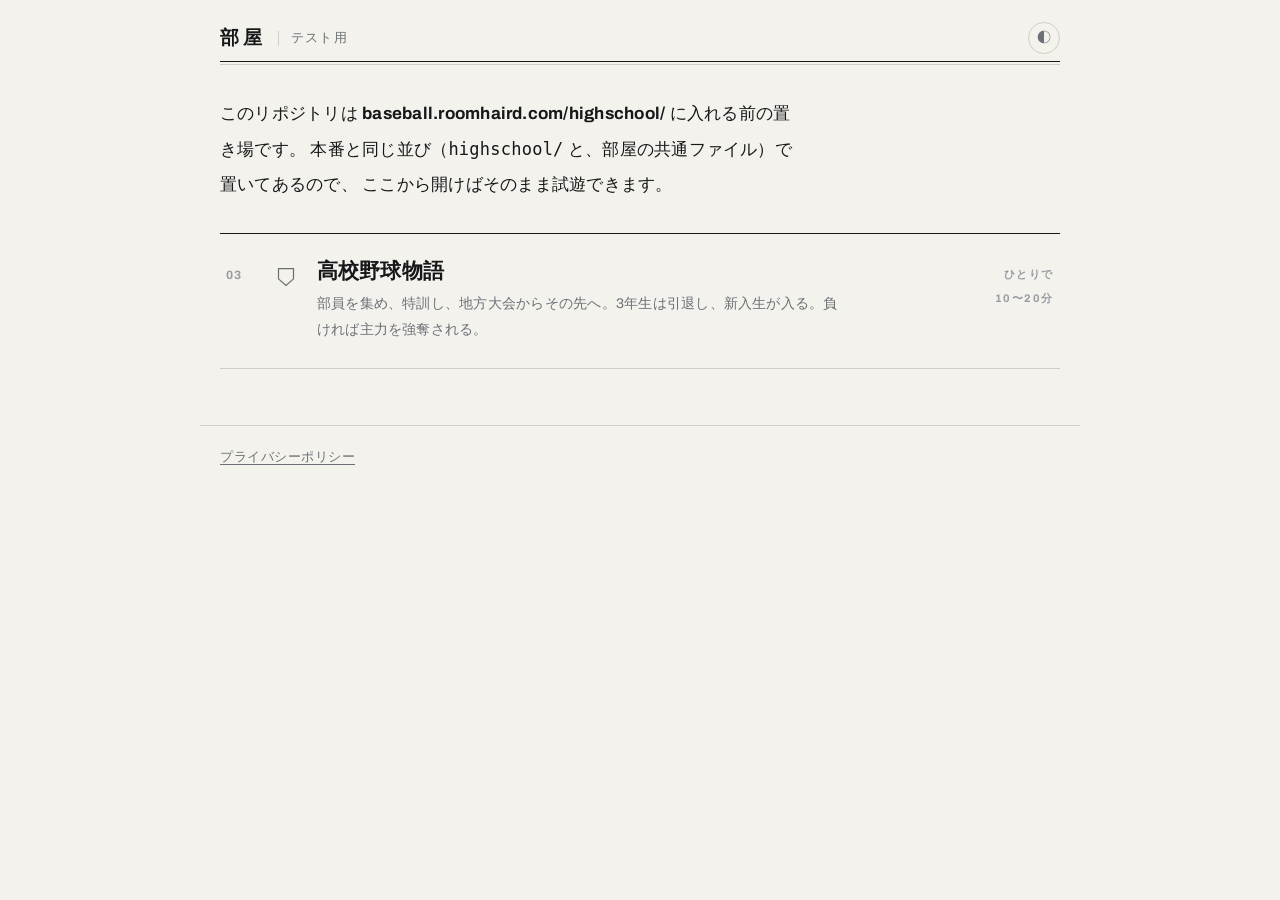
<file: index.html>
<!DOCTYPE html>
<html lang="ja">
<head>
<meta charset="UTF-8">
<meta name="viewport" content="width=device-width, initial-scale=1">
<title>高校野球物語（テスト用）</title>
<meta name="robots" content="noindex">
<link rel="stylesheet" href="css/style.css">
<link rel="icon" href="data:image/svg+xml,<svg xmlns='http://www.w3.org/2000/svg' viewBox='0 0 16 16'><text y='13' font-size='13'>⚾</text></svg>">
</head>
<body>

<header class="site-header">
  <h1 class="site-title"><a href="./">部屋</a><span class="site-sub">テスト用</span></h1>
  <button id="theme-toggle" class="icon-btn" type="button" aria-label="配色を切り替える">◐</button>
</header>

<main id="app">
  <p class="lead lead--room">
    このリポジトリは <b>baseball.roomhaird.com/highschool/</b> に入れる前の置き場です。
    本番と同じ並び（<code>highschool/</code> と、部屋の共通ファイル）で置いてあるので、
    ここから開けばそのまま試遊できます。
  </p>

  <ol class="index">
    <li class="index__item">
      <a class="index__link" href="highschool/">
        <span class="index__no">03</span>
        <span class="index__mark" aria-hidden="true">
          <!-- 本塁ベース。小さく出しても形が残るように、線は太めに -->
          <svg viewBox="0 0 32 32" fill="none" stroke="currentColor"
               stroke-width="1.3" stroke-linejoin="round">
            <path d="M8 7h16v11l-8 7-8-7Z"/>
          </svg>
        </span>
        <span class="index__name">高校野球物語</span>
        <span class="index__desc">部員を集め、特訓し、地方大会からその先へ。3年生は引退し、新入生が入る。負ければ主力を強奪される。</span>
        <span class="index__meta">ひとりで<i>／</i>10〜20分</span>
      </a>
    </li>
  </ol>
</main>

<footer class="site-footer">
  <nav class="footer-nav">
    <a href="privacy.html">プライバシーポリシー</a>
  </nav>
</footer>

<script src="js/theme.js"></script>
</body>
</html>
</file>
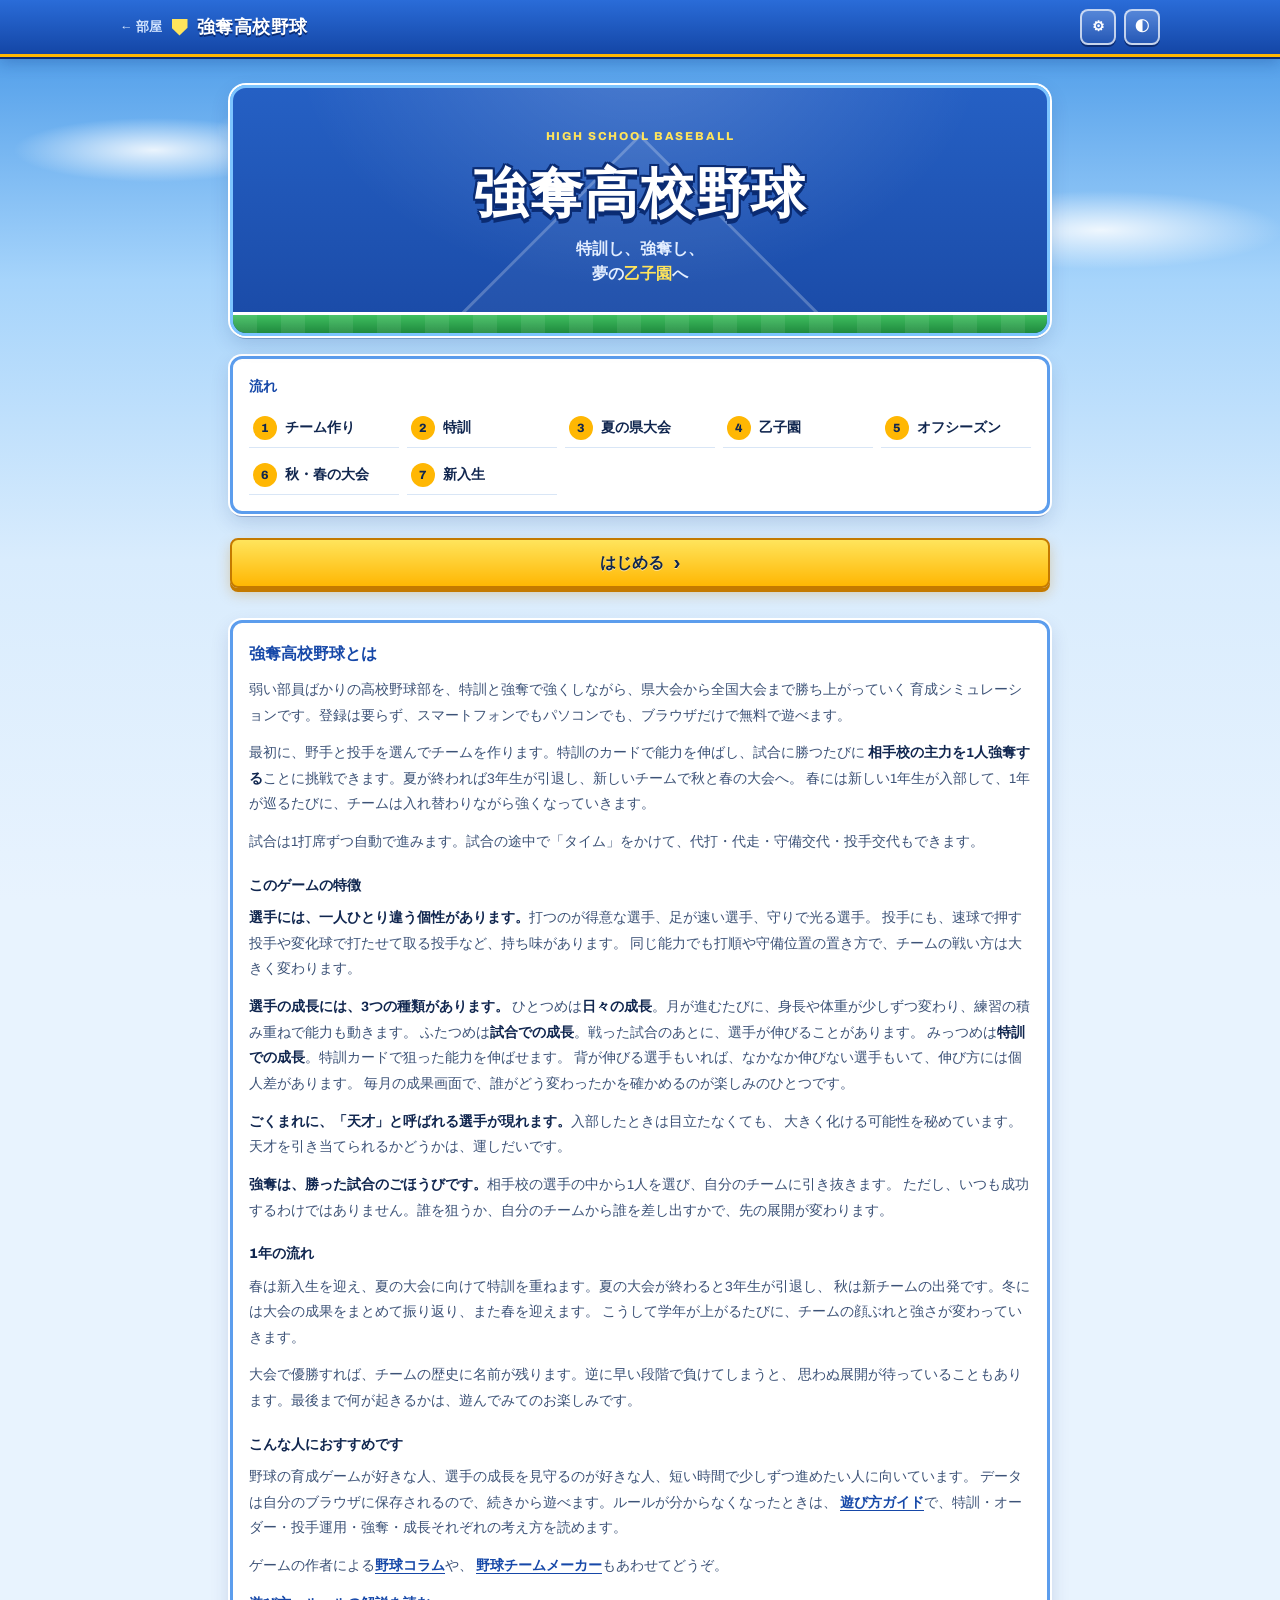
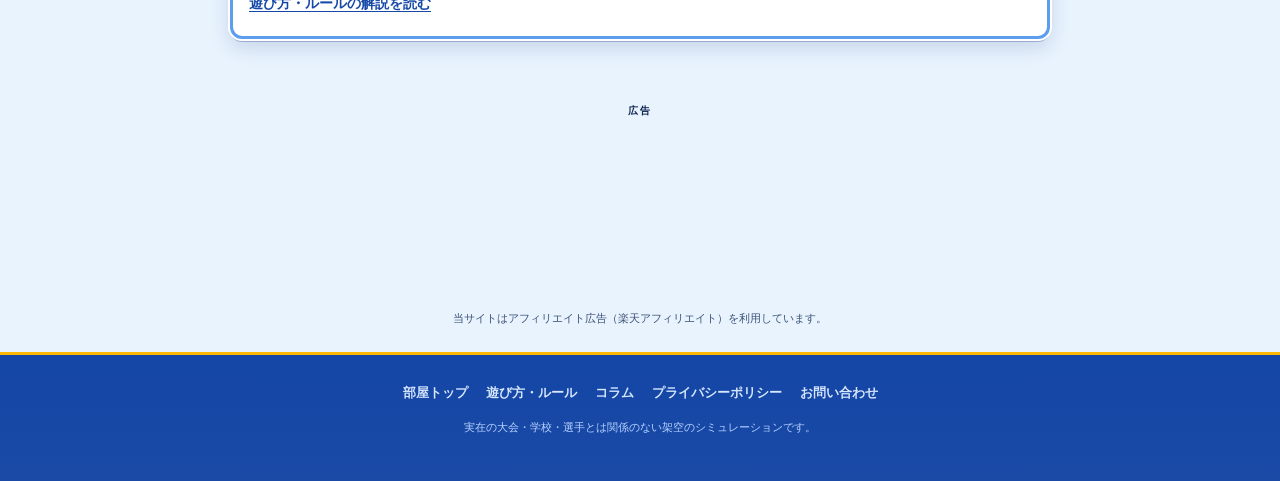
<file: highschool/index.html>
<!DOCTYPE html>
<html lang="ja">
<head>
  <meta charset="UTF-8">
  <meta name="viewport" content="width=device-width, initial-scale=1.0, viewport-fit=cover">
  <title>強奪高校野球｜高校野球の育成シミュレーションゲーム【無料・ブラウザで遊べる】</title>
  <meta name="description" content="強奪高校野球は、部員を集めて特訓し、県大会から全国大会までを勝ち上がる高校野球の育成シミュレーションゲーム。勝てば相手校の主力を1人強奪できる。3年生の引退と新入生の入部、秋・春の大会も。スマホ・PCのブラウザで、無料・登録なしで遊べます。">
  <meta name="robots" content="index,follow,max-image-preview:large">
  <link rel="canonical" href="https://roomhaird.com/highschool/">

  <meta property="og:type" content="website">
  <meta property="og:site_name" content="部屋">
  <meta property="og:locale" content="ja_JP">
  <meta property="og:title" content="強奪高校野球｜高校野球の育成シミュレーション">
  <meta property="og:description" content="特訓し、強奪し、県大会から全国大会までを勝ち上がる。無料・登録なし、ブラウザで遊べます。">
  <meta property="og:url" content="https://roomhaird.com/highschool/">
  <meta property="og:image" content="https://roomhaird.com/highschool/ogp-v4.png">
  <meta property="og:image:width" content="1200">
  <meta property="og:image:height" content="630">
  <meta name="twitter:card" content="summary_large_image">
  <meta name="twitter:title" content="強奪高校野球｜高校野球の育成シミュレーション">
  <meta name="twitter:description" content="特訓し、強奪し、県大会から全国大会までを勝ち上がる。無料・登録なし。">
  <meta name="twitter:image" content="https://roomhaird.com/highschool/ogp-v4.png">

  <!-- 検索エンジン向けの構造化データ -->
  <script type="application/ld+json">
  {
    "@context": "https://schema.org",
    "@type": "VideoGame",
    "name": "強奪高校野球",
    "alternateName": "Kyoudatsu Koukou Yakyuu",
    "url": "https://roomhaird.com/highschool/",
    "image": "https://roomhaird.com/highschool/ogp-v4.png",
    "description": "部員を集めて特訓し、県大会から全国大会までを勝ち上がる高校野球の育成シミュレーションゲーム。勝てば相手校の主力を1人強奪できる。",
    "inLanguage": "ja",
    "genre": ["シミュレーション", "スポーツ", "育成"],
    "gamePlatform": "Web browser",
    "applicationCategory": "Game",
    "operatingSystem": "Any",
    "playMode": "SinglePlayer",
    "isAccessibleForFree": true,
    "offers": { "@type": "Offer", "price": "0", "priceCurrency": "JPY" },
    "isPartOf": { "@type": "WebSite", "name": "部屋", "url": "https://roomhaird.com/" }
  }
  </script>

  <!-- 配色を、描かれる前に当てておく（一瞬だけ違う色になるのを防ぐ） -->
  <script>
  (function () {
    try {
      var k = localStorage.getItem('npbquiz.theme');
      document.documentElement.dataset.theme =
        k || (window.matchMedia('(prefers-color-scheme: dark)').matches ? 'dark' : 'light');
    } catch (e) {}
  })();
  </script>
  <link rel="stylesheet" href="css/style.css">
  <link rel="icon" href="data:image/svg+xml,<svg xmlns='http://www.w3.org/2000/svg' viewBox='0 0 16 16'><text y='13' font-size='13'>⚾</text></svg>">
<script async src="https://pagead2.googlesyndication.com/pagead/js/adsbygoogle.js?client=ca-pub-1646091398696967"
     crossorigin="anonymous"></script>
</head>
<body>

<header class="appbar">
  <a class="appbar__home" href="../">← 部屋</a>
  <button type="button" class="appbar__title" id="btn-home">強奪高校野球</button>
  <div class="appmenuwrap">
    <button type="button" class="appbar__icon" id="btn-menu" aria-haspopup="menu" aria-expanded="false" aria-label="設定とinfo">⚙</button>
    <div class="appmenu" id="appmenu" role="menu" hidden>
      <button type="button" role="menuitem" id="menu-settings">設定</button>
      <button type="button" role="menuitem" id="menu-info">info</button>
    </div>
  </div>
  <button type="button" class="appbar__icon" id="theme-toggle" aria-label="配色を切り替える">◐</button>
</header>


<div class="clockbadge" id="clockbadge" hidden aria-label="いまの月"></div>
<main id="app">

  <!-- ============ トップ ============ -->
  <section class="screen is-active" id="screen-top">
    <div class="container">
      <header class="hero">
        <p class="hero__eyebrow">HIGH SCHOOL BASEBALL</p>
        <h1 class="hero__title">強奪高校野球</h1>
        <!-- 大会の名前は設定で変えられる。data-national の付いた場所は
             まとめて書き換わる（js/main.js の applySettings） -->
        <p class="hero__lead">特訓し、強奪し、<br>夢の<b data-national>乙子園</b>へ</p>
      </header>

      <div class="rules">
        <h2 class="rules__heading">流れ</h2>
        <ol class="flow">
          <li><b>チーム作り</b></li>
          <li><b>特訓</b></li>
          <li><b>夏の県大会</b></li>
          <li><b data-national>乙子園</b></li>
          <li><b>オフシーズン</b></li>
          <li><b>秋・春の大会</b></li>
          <li><b>新入生</b></li>
        </ol>
      </div>

      <div class="actions">
        <button type="button" class="btn btn--primary btn--wide" id="btn-start">はじめる</button>
        <button type="button" class="btn btn--wide" id="btn-continue" hidden>続きから</button>
      </div>
      <p class="note" id="top-note"></p>

      <!-- ゲームの紹介文（遊び始める前にも読める、固定の文章） -->
      <section class="about" aria-labelledby="about-title">
        <h2 class="about__title" id="about-title">強奪高校野球とは</h2>
        <p>
          弱い部員ばかりの高校野球部を、特訓と強奪で強くしながら、県大会から全国大会まで勝ち上がっていく
          育成シミュレーションです。登録は要らず、スマートフォンでもパソコンでも、ブラウザだけで無料で遊べます。
        </p>
        <p>
          最初に、野手と投手を選んでチームを作ります。特訓のカードで能力を伸ばし、試合に勝つたびに
          <b>相手校の主力を1人強奪する</b>ことに挑戦できます。夏が終われば3年生が引退し、新しいチームで秋と春の大会へ。
          春には新しい1年生が入部して、1年が巡るたびに、チームは入れ替わりながら強くなっていきます。
        </p>
        <p>
          試合は1打席ずつ自動で進みます。試合の途中で「タイム」をかけて、代打・代走・守備交代・投手交代もできます。
        </p>
        <h3 class="about__sub">このゲームの特徴</h3>
        <p>
          <b>選手には、一人ひとり違う個性があります。</b>打つのが得意な選手、足が速い選手、守りで光る選手。
          投手にも、速球で押す投手や変化球で打たせて取る投手など、持ち味があります。
          同じ能力でも打順や守備位置の置き方で、チームの戦い方は大きく変わります。
        </p>
        <p>
          <b>選手の成長には、3つの種類があります。</b>
          ひとつめは<b>日々の成長</b>。月が進むたびに、身長や体重が少しずつ変わり、練習の積み重ねで能力も動きます。
          ふたつめは<b>試合での成長</b>。戦った試合のあとに、選手が伸びることがあります。
          みっつめは<b>特訓での成長</b>。特訓カードで狙った能力を伸ばせます。
          背が伸びる選手もいれば、なかなか伸びない選手もいて、伸び方には個人差があります。
          毎月の成果画面で、誰がどう変わったかを確かめるのが楽しみのひとつです。
        </p>
        <p>
          <b>ごくまれに、「天才」と呼ばれる選手が現れます。</b>入部したときは目立たなくても、
          大きく化ける可能性を秘めています。天才を引き当てられるかどうかは、運しだいです。
        </p>
        <p>
          <b>強奪は、勝った試合のごほうびです。</b>相手校の選手の中から1人を選び、自分のチームに引き抜きます。
          ただし、いつも成功するわけではありません。誰を狙うか、自分のチームから誰を差し出すかで、先の展開が変わります。
        </p>

        <h3 class="about__sub">1年の流れ</h3>
        <p>
          春は新入生を迎え、夏の大会に向けて特訓を重ねます。夏の大会が終わると3年生が引退し、
          秋は新チームの出発です。冬には大会の成果をまとめて振り返り、また春を迎えます。
          こうして学年が上がるたびに、チームの顔ぶれと強さが変わっていきます。
        </p>
        <p>
          大会で優勝すれば、チームの歴史に名前が残ります。逆に早い段階で負けてしまうと、
          思わぬ展開が待っていることもあります。最後まで何が起きるかは、遊んでみてのお楽しみです。
        </p>

        <h3 class="about__sub">こんな人におすすめです</h3>
        <p>
          野球の育成ゲームが好きな人、選手の成長を見守るのが好きな人、短い時間で少しずつ進めたい人に向いています。
          データは自分のブラウザに保存されるので、続きから遊べます。ルールが分からなくなったときは、
          <a href="guide/">遊び方ガイド</a>で、特訓・オーダー・投手運用・強奪・成長それぞれの考え方を読めます。
        </p>
        <p>
          ゲームの作者による<a href="../column/">野球コラム</a>や、
          <a href="../team/">野球チームメーカー</a>もあわせてどうぞ。
        </p>
        <p><a href="guide/">遊び方・ルールの解説を読む</a></p>
      </section>
    </div>
  </section>

  <!-- ============ データセット選択（チーム作り・新入生） ============ -->
  <section class="screen" id="screen-pick">
    <div class="container">
      <h2 class="section-title" id="pick-title">野手を選ぶ</h2>
      <p class="section-lead" id="pick-lead"></p>
      <p class="scoutlv" id="pick-scout" hidden></p>
      <div id="pick-list" class="setlist"></div>
    </div>
  </section>

  <!-- ============ チーム完成 ============ -->
  <section class="screen" id="screen-ready">
    <div class="container">
      <h2 class="section-title">チーム完成</h2>
      <div id="ready-body"></div>
      <div class="actions">
        <button type="button" class="btn" id="btn-ready-lineup">オーダー変更</button>
        <button type="button" class="btn btn--primary" id="btn-ready-next">特訓へ</button>
      </div>
    </div>
  </section>

  <!-- ============ 特訓期間のお知らせ ============ -->
  <section class="screen" id="screen-trainintro">
    <div class="container">
      <div class="nextup" id="trainintro-body"></div>
    </div>
  </section>

  <!-- ============ 特訓 ============ -->
  <section class="screen" id="screen-training">
    <div class="container">
      <h2 class="section-title">特訓</h2>
      <div class="train-meta">
        <span>選択 <b id="train-picks">0</b> / <b id="train-picks-max">5</b></span>
        <span>見送り <b id="train-passes">0</b> / <b id="train-passes-max">3</b></span>
      </div>
      <div id="train-card" class="card-slot"></div>
      <div class="actions">
        <button type="button" class="btn btn--primary" id="btn-train-take">選択</button>
        <button type="button" class="btn" id="btn-train-pass">見送る</button>
      </div>
    </div>
  </section>

  <section class="screen" id="screen-training-result">
    <div class="container">
      <h2 class="section-title">特訓の成果</h2>
      <div id="train-result"></div>
      <div class="actions">
        <button type="button" class="btn btn--primary btn--wide" id="btn-train-done">夏の県大会へ</button>
      </div>
    </div>
  </section>

  <!-- ============ 大会開幕 ============ -->
  <section class="screen" id="screen-opening">
    <div class="container">
      <div class="opening">
        <p class="opening__eyebrow" id="opening-year"></p>
        <h2 class="opening__title" id="opening-title"></h2>
        <p class="opening__lead" id="opening-lead"></p>
      </div>
      <div class="actions">
        <button type="button" class="btn btn--primary btn--wide" id="btn-open-start">開幕</button>
        <button type="button" class="btn btn--wide" id="btn-open-lineup">オーダー変更</button>
      </div>
    </div>
  </section>

  <!-- ============ 試合開始前 ============ -->
  <section class="screen" id="screen-pregame">
    <div class="container">
      <h2 class="section-title" id="pregame-title"></h2>
      <div id="pregame-body"></div>
      <div class="actions">
        <button type="button" class="btn btn--primary" id="btn-play">試合開始</button>
        <button type="button" class="btn" id="btn-pregame-lineup">オーダー変更</button>
      </div>
    </div>
  </section>

  <!-- ============ 試合中 ============ -->
  <section class="screen" id="screen-game">
    <div class="container container--wide">
      <div id="game-scoreboard" class="scoreboard-wrap"></div>
      <div class="speedbar" id="game-speed" role="group" aria-label="試合の速さ">
        <button type="button" class="btn btn--time" id="btn-time" hidden>タイム</button>
        <span class="speedbar__label">速さ</span>
        <button type="button" class="speedbtn" data-sp="0">1打席</button>
        <button type="button" class="speedbtn is-on" data-sp="1">オート</button>
        <button type="button" class="speedbtn" data-sp="2">×2</button>
        <button type="button" class="speedbtn" data-sp="3">×3</button>
        <div class="speedbar__row">
          <button type="button" class="speedbtn speedbtn--chance" data-sp="chance">チャンスまたはピンチまで</button>
          <button type="button" class="speedbtn speedbtn--chance" data-sp="stamina">スタミナが切れるまで</button>
        </div>
        <button type="button" class="skip" id="btn-skip">スキップ ▶</button>
      </div>
      <div class="stagewrap">
        <div id="game-stage" class="stage"></div>
        <p class="taphint" id="game-taphint" hidden>タップで次の打席へ</p>
        <p class="nextbat" id="game-nextbat" hidden></p>
      </div>
      <div id="game-lineups" class="livelineups"></div>
    </div>
  </section>

  <!-- ============ 大会優勝（優勝したときだけ、試合のあと最初に出る） ============ -->
  <section class="screen" id="screen-celebrate">
    <div class="container">
      <div id="celebrate-body"></div>
      <div class="actions">
        <button type="button" class="btn btn--primary btn--wide" id="btn-celebrate-next">試合結果へ</button>
      </div>
    </div>
  </section>

  <!-- ============ 勝敗 ============ -->
  <section class="screen" id="screen-verdict">
    <div class="container">
      <div class="verdict" id="verdict-body"></div>
      <div class="actions">
        <button type="button" class="btn" id="btn-verdict-share">SNSに共有</button>
        <button type="button" class="btn" id="btn-verdict-save">画像を保存</button>
        <button type="button" class="btn btn--primary btn--wide" id="btn-verdict-next">成長画面へ</button>
      </div>
    </div>
  </section>

  <!-- ============ 試合後の成長 ============ -->
  <section class="screen" id="screen-growth">
    <div class="container">
      <h2 class="section-title">試合後の成長</h2>
      <div id="growth-body"></div>
      <div class="actions">
        <button type="button" class="btn btn--primary btn--wide" id="btn-growth-next">打撃・投球結果へ</button>
      </div>
    </div>
  </section>

  <!-- ============ 試合結果 ============ -->
  <section class="screen" id="screen-result">
    <div class="container container--wide">
      <h2 class="section-title" id="result-title"></h2>
      <div id="result-body"></div>
      <div class="actions">
        <button type="button" class="btn btn--primary btn--wide" id="btn-result-next"></button>
      </div>
    </div>
  </section>

  <!-- ============ 強奪 ============ -->
  <section class="screen" id="screen-poach">
    <div class="container">
      <h2 class="section-title" id="poach-title">強奪</h2>
      <!-- いまどの手順にいるか。js/screens.js の poachStage が印を付ける -->
      <ol class="poachsteps" id="poach-steps" aria-label="強奪の手順">
        <li><span>相手を選ぶ</span></li>
        <li><span>放出する選手を選ぶ</span></li>
        <li><span>結果</span></li>
      </ol>
      <p class="section-lead" id="poach-lead"></p>
      <div id="poach-body"></div>
      <div class="actions">
        <button type="button" class="btn btn--primary" id="btn-poach-ok">強奪して次の試合へ</button>
        <button type="button" class="btn" id="btn-poach-skip">強奪せず次の試合へ</button>
      </div>
      <p class="poach-warn" id="poach-warn" role="alert" hidden></p>
    </div>
  </section>

  <!-- ============ 次の試合のお知らせ ============ -->
  <section class="screen" id="screen-nextup">
    <div class="container">
      <div class="nextup" id="nextup-body"></div>
      <p class="taphint taphint--static">タップで試合前の画面へ</p>
    </div>
  </section>

  <!-- ============ 全国優勝 ============ -->
  <!-- ============ 地方大会 優勝 ============ -->
  <section class="screen" id="screen-localwin">
    <div class="container">
      <div id="localwin-body"></div>
      <div class="actions">
        <button type="button" class="btn btn--primary btn--wide" id="btn-localwin-next">全国大会へ</button>
      </div>
    </div>
  </section>

  <section class="screen" id="screen-champion">
    <div class="container">
      <div id="champion-body"></div>
      <div class="actions">
        <button type="button" class="btn btn--primary btn--wide" id="btn-champion-next">オフシーズンへ</button>
      </div>
    </div>
  </section>

  <!-- ============ 月ごとの成果 ============ -->
  <section class="screen" id="screen-month">
    <svg class="month-bg" xmlns="http://www.w3.org/2000/svg" viewBox="0 0 400 800" preserveAspectRatio="xMidYMid slice" aria-hidden="true" focusable="false">
<defs>
<radialGradient id="mgTree" cx="40%" cy="35%" r="70%"><stop offset="0" stop-color="#6fbf56"/><stop offset="1" stop-color="#2f7a33"/></radialGradient>
<radialGradient id="mgSakura" cx="40%" cy="35%" r="70%"><stop offset="0" stop-color="#ffd9e6"/><stop offset="1" stop-color="#f08fb0"/></radialGradient>
<linearGradient id="mgHaze" x1="0" y1="0" x2="0" y2="1"><stop offset="0" stop-color="#ffffff" stop-opacity=".55"/><stop offset=".35" stop-color="#ffffff" stop-opacity="0"/><stop offset="1" stop-color="#0b2c73" stop-opacity=".18"/></linearGradient>
<filter id="mgSh" x="-10%" y="-10%" width="130%" height="130%"><feGaussianBlur stdDeviation="2.2"/></filter>
<clipPath id="mgOut"><path d="M-60 760 L200 700 L-60 760Z"/></clipPath>
</defs>
<rect width="400" height="800" fill="#5aa845"/>
<rect x="0" y="300" width="400" height="26" fill="#6bb852" opacity=".5"/>
<rect x="0" y="332" width="400" height="26" fill="#4f9a3e" opacity=".5"/>
<rect x="0" y="364" width="400" height="26" fill="#6bb852" opacity=".5"/>
<rect x="0" y="396" width="400" height="26" fill="#4f9a3e" opacity=".5"/>
<rect x="0" y="428" width="400" height="26" fill="#6bb852" opacity=".5"/>
<rect x="0" y="460" width="400" height="26" fill="#4f9a3e" opacity=".5"/>
<rect x="0" y="492" width="400" height="26" fill="#6bb852" opacity=".5"/>
<rect x="0" y="524" width="400" height="26" fill="#4f9a3e" opacity=".5"/>
<rect x="0" y="556" width="400" height="26" fill="#6bb852" opacity=".5"/>
<rect x="0" y="588" width="400" height="26" fill="#4f9a3e" opacity=".5"/>
<rect x="0" y="620" width="400" height="26" fill="#6bb852" opacity=".5"/>
<rect x="0" y="652" width="400" height="26" fill="#4f9a3e" opacity=".5"/>
<rect x="0" y="684" width="400" height="26" fill="#6bb852" opacity=".5"/>
<rect x="0" y="716" width="400" height="26" fill="#4f9a3e" opacity=".5"/>
<rect x="0" y="748" width="400" height="26" fill="#6bb852" opacity=".5"/>
<rect x="0" y="780" width="400" height="26" fill="#4f9a3e" opacity=".5"/>
<rect x="0" y="0" width="400" height="300" fill="#cfd6c4"/>
<rect x="0" y="262" width="400" height="38" fill="#b9c3ab"/>
<path d="M-103 530 A350 350 0 0 1 503 530 L200 705 Z" fill="#69b84f"/>
<path d="M148.0 675.0 A60 60 0 0 1 252.0 675.0" fill="none" stroke="#7ac75c" stroke-width="28" opacity=".85"/>
<path d="M123.8 661.0 A88 88 0 0 1 276.2 661.0" fill="none" stroke="#62b149" stroke-width="28" opacity=".85"/>
<path d="M99.5 647.0 A116 116 0 0 1 300.5 647.0" fill="none" stroke="#7ac75c" stroke-width="28" opacity=".85"/>
<path d="M75.3 633.0 A144 144 0 0 1 324.7 633.0" fill="none" stroke="#62b149" stroke-width="28" opacity=".85"/>
<path d="M51.0 619.0 A172 172 0 0 1 349.0 619.0" fill="none" stroke="#7ac75c" stroke-width="28" opacity=".85"/>
<path d="M26.8 605.0 A200 200 0 0 1 373.2 605.0" fill="none" stroke="#62b149" stroke-width="28" opacity=".85"/>
<path d="M2.5 591.0 A228 228 0 0 1 397.5 591.0" fill="none" stroke="#7ac75c" stroke-width="28" opacity=".85"/>
<path d="M-21.7 577.0 A256 256 0 0 1 421.7 577.0" fill="none" stroke="#62b149" stroke-width="28" opacity=".85"/>
<path d="M-46.0 563.0 A284 284 0 0 1 446.0 563.0" fill="none" stroke="#7ac75c" stroke-width="28" opacity=".85"/>
<path d="M-70.2 549.0 A312 312 0 0 1 470.2 549.0" fill="none" stroke="#62b149" stroke-width="28" opacity=".85"/>
<path d="M-96.2 534.0 A342 342 0 0 1 496.2 534.0" fill="none" stroke="#c99a62" stroke-width="16"/>
<path d="M-103.1 530.0 A350 350 0 0 1 503.1 530.0" fill="none" stroke="#1f5d2e" stroke-width="6"/>
<path d="M-104.8 529.0 A352 352 0 0 1 504.8 529.0" fill="none" stroke="#ffe45c" stroke-width="1.6"/>
<line x1="200" y1="705" x2="-97.0" y2="408.0" stroke="#fff" stroke-width="2.4"/>
<line x1="200" y1="705" x2="497.0" y2="408.0" stroke="#fff" stroke-width="2.4"/>
<circle cx="200" cy="656" r="132" fill="#c9965a"/>
<polygon points="200,691 286,604 200,516 113,604" fill="#5fae48"/>
<line x1="200.0" y1="705.0" x2="299.0" y2="606.0" stroke="#e2b87a" stroke-width="9"/>
<line x1="299.0" y1="606.0" x2="200.0" y2="507.0" stroke="#e2b87a" stroke-width="9"/>
<line x1="200.0" y1="507.0" x2="101.0" y2="606.0" stroke="#e2b87a" stroke-width="9"/>
<line x1="101.0" y1="606.0" x2="200.0" y2="705.0" stroke="#e2b87a" stroke-width="9"/>
<circle cx="200" cy="604" r="13" fill="#d9a76a"/><rect x="195" y="603" width="10" height="2.6" fill="#fff"/>
<rect x="294.5" y="601.5" width="9" height="9" fill="#fff" transform="rotate(45 299.0 606.0)"/>
<rect x="195.5" y="502.5" width="9" height="9" fill="#fff" transform="rotate(45 200.0 507.0)"/>
<rect x="96.5" y="601.5" width="9" height="9" fill="#fff" transform="rotate(45 101.0 606.0)"/>
<polygon points="195,702 205,702 206,708 200,713 194,708" fill="#fff"/>
<rect x="179" y="695" width="9" height="16" fill="none" stroke="#fff" stroke-width="1.4"/>
<rect x="211" y="695" width="9" height="16" fill="none" stroke="#fff" stroke-width="1.4"/>
<path d="M146 709 A60 60 0 0 0 254 709 Z" fill="#c9965a"/>
<rect x="79" y="701" width="34" height="16" rx="3" fill="#2d4f78"/><rect x="79" y="701" width="34" height="3" fill="#8fb1d6"/>
<rect x="287" y="701" width="34" height="16" rx="3" fill="#2d4f78"/><rect x="287" y="701" width="34" height="3" fill="#8fb1d6"/>
<rect x="-13" y="455" width="46" height="22" fill="#c9965a" opacity=".9"/><rect x="-13" y="455" width="46" height="22" fill="none" stroke="#fff" stroke-width="1"/>
<rect x="367" y="455" width="46" height="22" fill="#c9965a" opacity=".9"/><rect x="367" y="455" width="46" height="22" fill="none" stroke="#fff" stroke-width="1"/>
<rect x="26" y="52" width="250" height="62" rx="2" fill="#000" opacity=".22" filter="url(#mgSh)" transform="translate(7,8)"/>
<rect x="26" y="52" width="250" height="62" rx="2" fill="#eadfc8"/>
<rect x="30" y="56" width="242" height="54" fill="#7d93b3"/>
<line x1="30" y1="83.0" x2="272" y2="83.0" stroke="#a9bad2" stroke-width="2"/>
<line x1="48" y1="56" x2="48" y2="110" stroke="#a9bad2" stroke-width="1" opacity=".7"/>
<line x1="70" y1="56" x2="70" y2="110" stroke="#a9bad2" stroke-width="1" opacity=".7"/>
<line x1="92" y1="56" x2="92" y2="110" stroke="#a9bad2" stroke-width="1" opacity=".7"/>
<line x1="114" y1="56" x2="114" y2="110" stroke="#a9bad2" stroke-width="1" opacity=".7"/>
<line x1="136" y1="56" x2="136" y2="110" stroke="#a9bad2" stroke-width="1" opacity=".7"/>
<line x1="158" y1="56" x2="158" y2="110" stroke="#a9bad2" stroke-width="1" opacity=".7"/>
<line x1="180" y1="56" x2="180" y2="110" stroke="#a9bad2" stroke-width="1" opacity=".7"/>
<line x1="202" y1="56" x2="202" y2="110" stroke="#a9bad2" stroke-width="1" opacity=".7"/>
<line x1="224" y1="56" x2="224" y2="110" stroke="#a9bad2" stroke-width="1" opacity=".7"/>
<line x1="246" y1="56" x2="246" y2="110" stroke="#a9bad2" stroke-width="1" opacity=".7"/>
<rect x="26" y="114" width="64" height="118" rx="2" fill="#000" opacity=".22" filter="url(#mgSh)" transform="translate(7,8)"/>
<rect x="26" y="114" width="64" height="118" rx="2" fill="#eadfc8"/>
<rect x="30" y="118" width="56" height="110" fill="#7d93b3"/>
<line x1="58.0" y1="118" x2="58.0" y2="228" stroke="#a9bad2" stroke-width="2"/>
<rect x="212" y="114" width="64" height="70" rx="2" fill="#000" opacity=".22" filter="url(#mgSh)" transform="translate(7,8)"/>
<rect x="212" y="114" width="64" height="70" rx="2" fill="#eadfc8"/>
<rect x="216" y="118" width="56" height="62" fill="#7d93b3"/>
<line x1="244.0" y1="118" x2="244.0" y2="180" stroke="#a9bad2" stroke-width="2"/>
<rect x="150" y="30" width="30" height="30" fill="#000" opacity=".22" filter="url(#mgSh)" transform="translate(6,7)"/><rect x="150" y="28" width="30" height="30" fill="#eadfc8"/><rect x="155" y="33" width="20" height="20" fill="#b85c4a"/><circle cx="165" cy="43" r="5" fill="#fff"/>
<rect x="296" y="60" width="88" height="150" rx="40" fill="#000" opacity=".22" filter="url(#mgSh)" transform="translate(7,8)"/><rect x="296" y="60" width="88" height="150" rx="40" fill="#c8ced6"/><rect x="304" y="68" width="72" height="134" rx="34" fill="#dfe4ea"/><line x1="340" y1="72" x2="340" y2="198" stroke="#b0b8c4" stroke-width="2"/>
<rect x="104" y="150" width="90" height="48" rx="3" fill="#eadfc8"/><rect x="108" y="154" width="82" height="40" fill="#5ec3e6"/>
<line x1="108" y1="162" x2="190" y2="162" stroke="#fff" stroke-width="1" opacity=".7"/>
<line x1="108" y1="170" x2="190" y2="170" stroke="#fff" stroke-width="1" opacity=".7"/>
<line x1="108" y1="178" x2="190" y2="178" stroke="#fff" stroke-width="1" opacity=".7"/>
<line x1="108" y1="186" x2="190" y2="186" stroke="#fff" stroke-width="1" opacity=".7"/>
<rect x="190" y="214" width="20" height="60" fill="#e9e2d0"/>
<circle cx="14.0" cy="30.0" r="13" fill="#000" opacity=".2" filter="url(#mgSh)" transform="translate(4,5)"/><circle cx="14.0" cy="30.0" r="13" fill="url(#mgTree)"/>
<circle cx="40.0" cy="20.0" r="10" fill="#000" opacity=".2" filter="url(#mgSh)" transform="translate(4,5)"/><circle cx="40.0" cy="20.0" r="10" fill="url(#mgSakura)"/>
<circle cx="66.0" cy="22.0" r="11" fill="#000" opacity=".2" filter="url(#mgSh)" transform="translate(4,5)"/><circle cx="66.0" cy="22.0" r="11" fill="url(#mgSakura)"/>
<circle cx="92.0" cy="18.0" r="10" fill="#000" opacity=".2" filter="url(#mgSh)" transform="translate(4,5)"/><circle cx="92.0" cy="18.0" r="10" fill="url(#mgSakura)"/>
<circle cx="118.0" cy="22.0" r="10" fill="#000" opacity=".2" filter="url(#mgSh)" transform="translate(4,5)"/><circle cx="118.0" cy="22.0" r="10" fill="url(#mgSakura)"/>
<circle cx="300.0" cy="26.0" r="12" fill="#000" opacity=".2" filter="url(#mgSh)" transform="translate(4,5)"/><circle cx="300.0" cy="26.0" r="12" fill="url(#mgTree)"/>
<circle cx="330.0" cy="30.0" r="10" fill="#000" opacity=".2" filter="url(#mgSh)" transform="translate(4,5)"/><circle cx="330.0" cy="30.0" r="10" fill="url(#mgTree)"/>
<circle cx="360.0" cy="24.0" r="13" fill="#000" opacity=".2" filter="url(#mgSh)" transform="translate(4,5)"/><circle cx="360.0" cy="24.0" r="13" fill="url(#mgTree)"/>
<circle cx="384.0" cy="52.0" r="12" fill="#000" opacity=".2" filter="url(#mgSh)" transform="translate(4,5)"/><circle cx="384.0" cy="52.0" r="12" fill="url(#mgTree)"/>
<circle cx="10.0" cy="250.0" r="12" fill="#000" opacity=".2" filter="url(#mgSh)" transform="translate(4,5)"/><circle cx="10.0" cy="250.0" r="12" fill="url(#mgTree)"/>
<circle cx="34.0" cy="262.0" r="11" fill="#000" opacity=".2" filter="url(#mgSh)" transform="translate(4,5)"/><circle cx="34.0" cy="262.0" r="11" fill="url(#mgSakura)"/>
<circle cx="62.0" cy="268.0" r="10" fill="#000" opacity=".2" filter="url(#mgSh)" transform="translate(4,5)"/><circle cx="62.0" cy="268.0" r="10" fill="url(#mgSakura)"/>
<circle cx="90.0" cy="262.0" r="11" fill="#000" opacity=".2" filter="url(#mgSh)" transform="translate(4,5)"/><circle cx="90.0" cy="262.0" r="11" fill="url(#mgSakura)"/>
<circle cx="300.0" cy="256.0" r="12" fill="#000" opacity=".2" filter="url(#mgSh)" transform="translate(4,5)"/><circle cx="300.0" cy="256.0" r="12" fill="url(#mgTree)"/>
<circle cx="332.0" cy="266.0" r="11" fill="#000" opacity=".2" filter="url(#mgSh)" transform="translate(4,5)"/><circle cx="332.0" cy="266.0" r="11" fill="url(#mgSakura)"/>
<circle cx="362.0" cy="258.0" r="12" fill="#000" opacity=".2" filter="url(#mgSh)" transform="translate(4,5)"/><circle cx="362.0" cy="258.0" r="12" fill="url(#mgSakura)"/>
<circle cx="388.0" cy="270.0" r="12" fill="#000" opacity=".2" filter="url(#mgSh)" transform="translate(4,5)"/><circle cx="388.0" cy="270.0" r="12" fill="url(#mgTree)"/>
<circle cx="18.0" cy="150.0" r="11" fill="#000" opacity=".2" filter="url(#mgSh)" transform="translate(4,5)"/><circle cx="18.0" cy="150.0" r="11" fill="url(#mgTree)"/>
<circle cx="14.0" cy="200.0" r="10" fill="#000" opacity=".2" filter="url(#mgSh)" transform="translate(4,5)"/><circle cx="14.0" cy="200.0" r="10" fill="url(#mgSakura)"/>
<circle cx="20.0" cy="420.0" r="12" fill="#000" opacity=".2" filter="url(#mgSh)" transform="translate(4,5)"/><circle cx="20.0" cy="420.0" r="12" fill="url(#mgTree)"/>
<circle cx="46.0" cy="404.0" r="10" fill="#000" opacity=".2" filter="url(#mgSh)" transform="translate(4,5)"/><circle cx="46.0" cy="404.0" r="10" fill="url(#mgTree)"/>
<circle cx="14.0" cy="470.0" r="11" fill="#000" opacity=".2" filter="url(#mgSh)" transform="translate(4,5)"/><circle cx="14.0" cy="470.0" r="11" fill="url(#mgTree)"/>
<circle cx="380.0" cy="420.0" r="12" fill="#000" opacity=".2" filter="url(#mgSh)" transform="translate(4,5)"/><circle cx="380.0" cy="420.0" r="12" fill="url(#mgTree)"/>
<circle cx="354.0" cy="404.0" r="10" fill="#000" opacity=".2" filter="url(#mgSh)" transform="translate(4,5)"/><circle cx="354.0" cy="404.0" r="10" fill="url(#mgTree)"/>
<circle cx="388.0" cy="470.0" r="11" fill="#000" opacity=".2" filter="url(#mgSh)" transform="translate(4,5)"/><circle cx="388.0" cy="470.0" r="11" fill="url(#mgTree)"/>
<circle cx="26.0" cy="560.0" r="12" fill="#000" opacity=".2" filter="url(#mgSh)" transform="translate(4,5)"/><circle cx="26.0" cy="560.0" r="12" fill="url(#mgTree)"/>
<circle cx="372.0" cy="560.0" r="12" fill="#000" opacity=".2" filter="url(#mgSh)" transform="translate(4,5)"/><circle cx="372.0" cy="560.0" r="12" fill="url(#mgTree)"/>
<circle cx="30.0" cy="650.0" r="12" fill="#000" opacity=".2" filter="url(#mgSh)" transform="translate(4,5)"/><circle cx="30.0" cy="650.0" r="12" fill="url(#mgTree)"/>
<circle cx="370.0" cy="650.0" r="12" fill="#000" opacity=".2" filter="url(#mgSh)" transform="translate(4,5)"/><circle cx="370.0" cy="650.0" r="12" fill="url(#mgTree)"/>
<circle cx="18.0" cy="740.0" r="13" fill="#000" opacity=".2" filter="url(#mgSh)" transform="translate(4,5)"/><circle cx="18.0" cy="740.0" r="13" fill="url(#mgTree)"/>
<circle cx="386.0" cy="744.0" r="13" fill="#000" opacity=".2" filter="url(#mgSh)" transform="translate(4,5)"/><circle cx="386.0" cy="744.0" r="13" fill="url(#mgTree)"/>
<rect width="400" height="800" fill="url(#mgHaze)"/>
<ellipse cx="60" cy="360" rx="70" ry="22" fill="#fff" opacity="0.50" filter="url(#mgSh)"/>
<ellipse cx="110" cy="350" rx="50" ry="18" fill="#fff" opacity="0.50" filter="url(#mgSh)"/>
<ellipse cx="330" cy="610" rx="80" ry="24" fill="#fff" opacity="0.45" filter="url(#mgSh)"/>
<ellipse cx="280" cy="600" rx="50" ry="18" fill="#fff" opacity="0.45" filter="url(#mgSh)"/>
</svg>
    <div class="container month-fg">
      <h2 class="section-title" id="month-title">月の成果</h2>
      <div id="month-body"></div>
      <!-- 「次へ」は右上に置く（一覧が長いので、スクロールしても押せるよう画面に固定する） -->
      <button type="button" class="btn btn--primary btn--small month-next" id="btn-month-next">次へ ›</button>
    </div>
  </section>

  <!-- ============ センバツ相当 出場発表 ============ -->
  <section class="screen" id="screen-spring-result">
    <div class="container">
      <div id="spring-result-body"></div>
      <div class="actions">
        <button type="button" class="btn btn--primary btn--wide" id="btn-spring-result-next">次へ</button>
      </div>
    </div>
  </section>

  <!-- ============ サッカー部（野球部解散後） ============ -->
  <section class="screen" id="screen-soccer">
    <div class="container">
      <p class="nextup__eyebrow" id="soccer-eyebrow"></p>
      <h2 class="section-title" id="soccer-title"></h2>
      <div id="soccer-body"></div>
      <div class="actions">
        <button type="button" class="btn" id="btn-soccer-secondary" hidden></button>
        <button type="button" class="btn btn--primary btn--wide" id="btn-soccer-primary">次へ</button>
      </div>
    </div>
  </section>

  <!-- ============ サッカー部の試合中 ============ -->
  <section class="screen" id="screen-soccer-game">
    <div class="container container--wide">
      <div id="soccer-game-score" class="result-score"></div>
      <div id="soccer-clock" class="sclock" aria-live="polite"></div>
      <div class="speedbar speedbar--soccer" id="soccer-game-speed" role="group" aria-label="試合の速さ">
        <button type="button" class="speedbtn speedbtn--pause" id="soccer-pause" data-sp="pause">一時停止</button>
        <button type="button" class="speedbtn is-on" data-sp="1">×1</button>
        <button type="button" class="speedbtn" data-sp="2">×2</button>
        <button type="button" class="speedbtn" data-sp="3">×3</button>
        <button type="button" class="speedbtn speedbtn--skip" id="soccer-skip" data-sp="skip">スキップ</button>
      </div>
      <div id="soccer-stage" class="spitch">
        <svg id="soccer-pitch" viewBox="-3 -3 111 74" role="img" aria-label="サッカーのフィールド"></svg>
        <div id="soccer-fx" class="goalfx" hidden></div>
      </div>
      <div id="soccer-game-log" class="soccer-log"></div>
    </div>
  </section>

  <!-- ============ オフシーズン ============ -->
  <section class="screen" id="screen-offseason">
    <div class="container">
      <h2 class="section-title" id="off-title">オフシーズン</h2>
      <div id="off-body"></div>
      <div class="actions">
        <button type="button" class="btn btn--primary btn--wide" id="btn-off-next">キャプテン決めへ</button>
      </div>
    </div>
  </section>

  <!-- ============ 設定 ============ -->
  <section class="screen" id="screen-settings">
    <div class="container">
      <button type="button" class="backarrow" id="btn-settings-back" aria-label="戻る">←</button>
      <h2 class="section-title">設定</h2>

      <p class="note">名前と遊び方を決めます。ここで変えたことは、いつでも直せます。</p>

      <h3 class="set-heading">名前</h3>
      <div class="form">
        <label class="field">
          <span class="field__label">全国大会の名前</span>
          <input type="text" id="set-national" class="field__input" maxlength="12">
          <span class="field__help">ゲーム中の大会名の表示がすべてこの名前に変わります。</span>
        </label>
        <label class="field">
          <span class="field__label">自分の高校の名前</span>
          <input type="text" id="set-school" class="field__input" maxlength="14">
          <span class="field__help">スコアボードや大会の組み合わせに出ます。</span>
        </label>
        <label class="field">
          <span class="field__label">秋の全国大会の名前</span>
          <input type="text" id="set-jingu" class="field__input" maxlength="12">
        </label>
        <label class="field">
          <span class="field__label">春の全国大会の名前</span>
          <input type="text" id="set-spring" class="field__input" maxlength="12">
        </label>
      </div>

      <h3 class="set-heading">遊び方</h3>
      <div class="form">
        <label class="field field--check">
          <input type="checkbox" id="set-poach">
          <span>負けたとき、相手に主力を1人強奪される</span>
        </label>
        <p class="field__help field__help--block">
          入れておくと、夏の大会で負けたときに、いちばん良い選手を相手校に持っていかれます。
          そのかわり翌年、取られた選手と同じ種類（野手か投手か）の新入生が1人多く入ります。
          外すと、負けても部員は減りません。
        </p>
      </div>

      <h3 class="set-heading">やり直し</h3>
      <div class="actions">
        <button type="button" class="btn" id="btn-settings-save">閉じる</button>
        <button type="button" class="btn btn--danger" id="btn-settings-reset">はじめから</button>
      </div>
      <p class="field__help field__help--block">
        「はじめから」を押すと、いまの代とこれまでの記録をすべて消して、チーム作りからやり直します。
        押したあとに確認が出ます。
      </p>
    </div>
  </section>

  <!-- ============ info（チーム情報・記録） ============ -->
  <section class="screen" id="screen-info">
    <div class="container">
      <button type="button" class="backarrow" id="btn-info-back" aria-label="戻る">←</button>
      <h2 class="section-title">info</h2>

      <h3 class="set-heading">チーム情報</h3>
      <div class="form">
        <button type="button" class="btn btn--wide" id="btn-teaminfo">選手一覧</button>
        <span class="field__help">部員の能力・守備適性・体格を、一覧で見られます。右上の「詳細」ボタンで、体格と能力をまとめた表も開けます。</span>
      </div>

      <h3 class="set-heading">記録</h3>
      <div class="form">
        <button type="button" class="btn btn--wide" id="btn-pros">プロ入りした選手一覧（<span id="pros-n">0</span>人）</button>
        <span class="field__help">これまでにドラフトで指名された選手です。名前を押すと、能力・通算成績・プロでの成績・活躍シーンが見られます。「はじめから」をしても残ります。</span>
      </div>

      <div class="actions">
        <button type="button" class="btn" id="btn-info-close">閉じる</button>
      </div>
    </div>
  </section>

  <!-- ============ チーム情報（info から） ============ -->
  <section class="screen" id="screen-teaminfo">
    <div class="container">
      <button type="button" class="backarrow" id="btn-teaminfo-arrow" aria-label="戻る">←</button>
      <h2 class="section-title">チーム情報</h2>
      <div id="teaminfo-body"></div>
      <div class="actions">
        <button type="button" class="btn" id="btn-teaminfo-back">infoに戻る</button>
      </div>
    </div>
  </section>

</main>

<aside id="ad-footer" class="ad-slot" hidden><span class="ad-label">広告</span><div class="ad-body"></div></aside>
<p id="ad-disclosure" class="ad-disclosure" hidden>当サイトはアフィリエイト広告（楽天アフィリエイト）を利用しています。</p>

<footer class="site-footer">
  <nav class="footer-nav">
    <a href="../">部屋トップ</a>
    <a href="guide/">遊び方・ルール</a>
    <a href="../column/">コラム</a>
    <a href="../privacy.html">プライバシーポリシー</a>
    <a href="../contact.html">お問い合わせ</a>
  </nav>
  <p class="footer-note">実在の大会・学校・選手とは関係のない架空のシミュレーションです。</p>
</footer>

<!-- 選手の詳細やオーダー変更を出す場所 -->
<div class="modal" id="modal" hidden>
  <div class="modal__backdrop" data-close></div>
  <div class="modal__panel" role="dialog" aria-modal="true">
    <button type="button" class="modal__close" data-close aria-label="閉じる">×</button>
    <div class="modal__body" id="modal-body"></div>
  </div>
</div>

<!-- 開幕前に一瞬挟む幕 -->
<div class="curtain" id="curtain" hidden><div class="curtain__inner"><span id="curtain-text"></span></div></div>

<script src="../js/theme.js"></script>
<script src="../js/ads.js"></script>
<script src="js/config.js"></script>
<script src="js/rng.js"></script>
<script src="js/names.js"></script>
<script src="js/body.js"></script>
<script src="js/player.js"></script>
<script src="js/pro.js"></script>
<script src="js/team.js"></script>
<script src="js/sim.js"></script>
<script src="js/tournament.js"></script>
<script src="js/dataset.js"></script>
<script src="js/training.js"></script>
<script src="js/growth.js"></script>
<script src="js/offseason.js"></script>
<script src="js/soccer.js"></script>
<script src="js/cloud.js"></script>
<script src="js/storage.js"></script>
<script src="js/ui.js"></script>
<script src="js/screens.js"></script>
<script src="js/game-screen.js"></script>
<script src="js/soccer-game.js"></script>
<script src="js/share.js"></script>
<script src="js/main.js"></script>
</body>
</html>
</file>
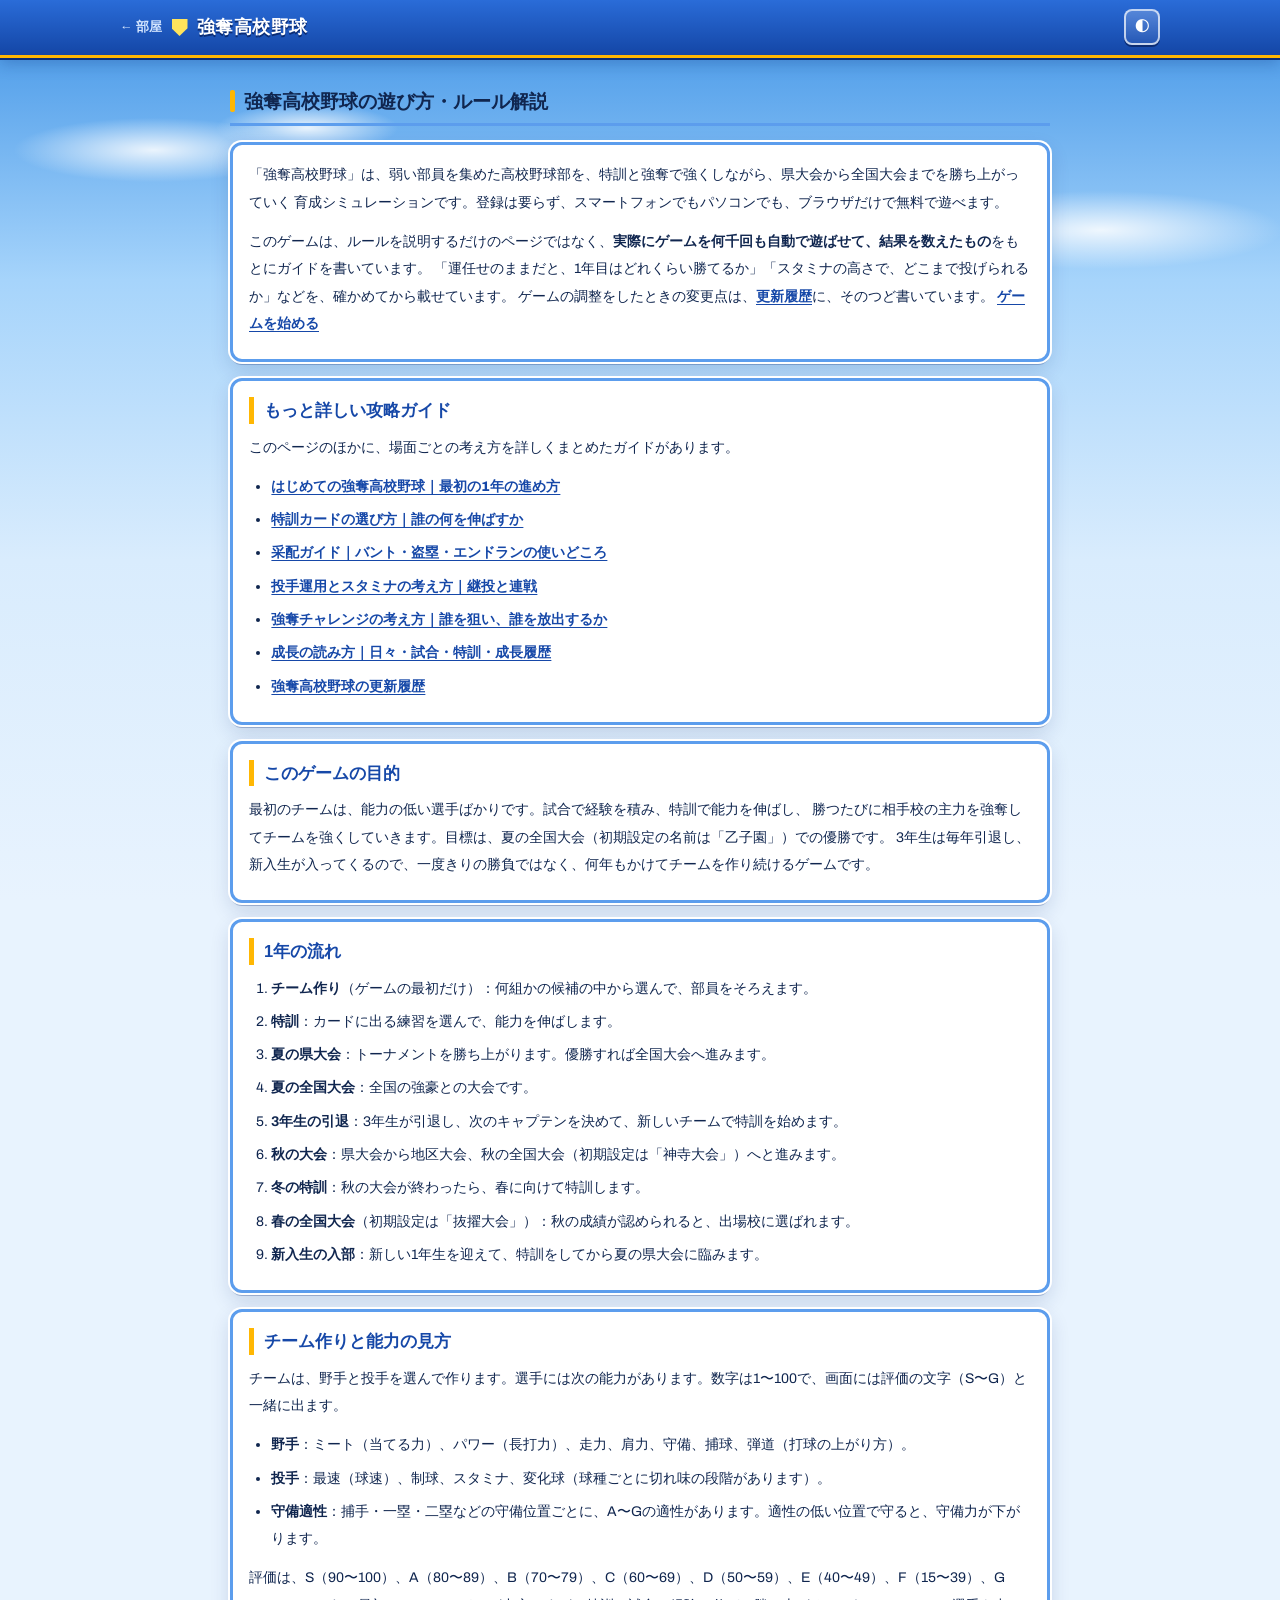
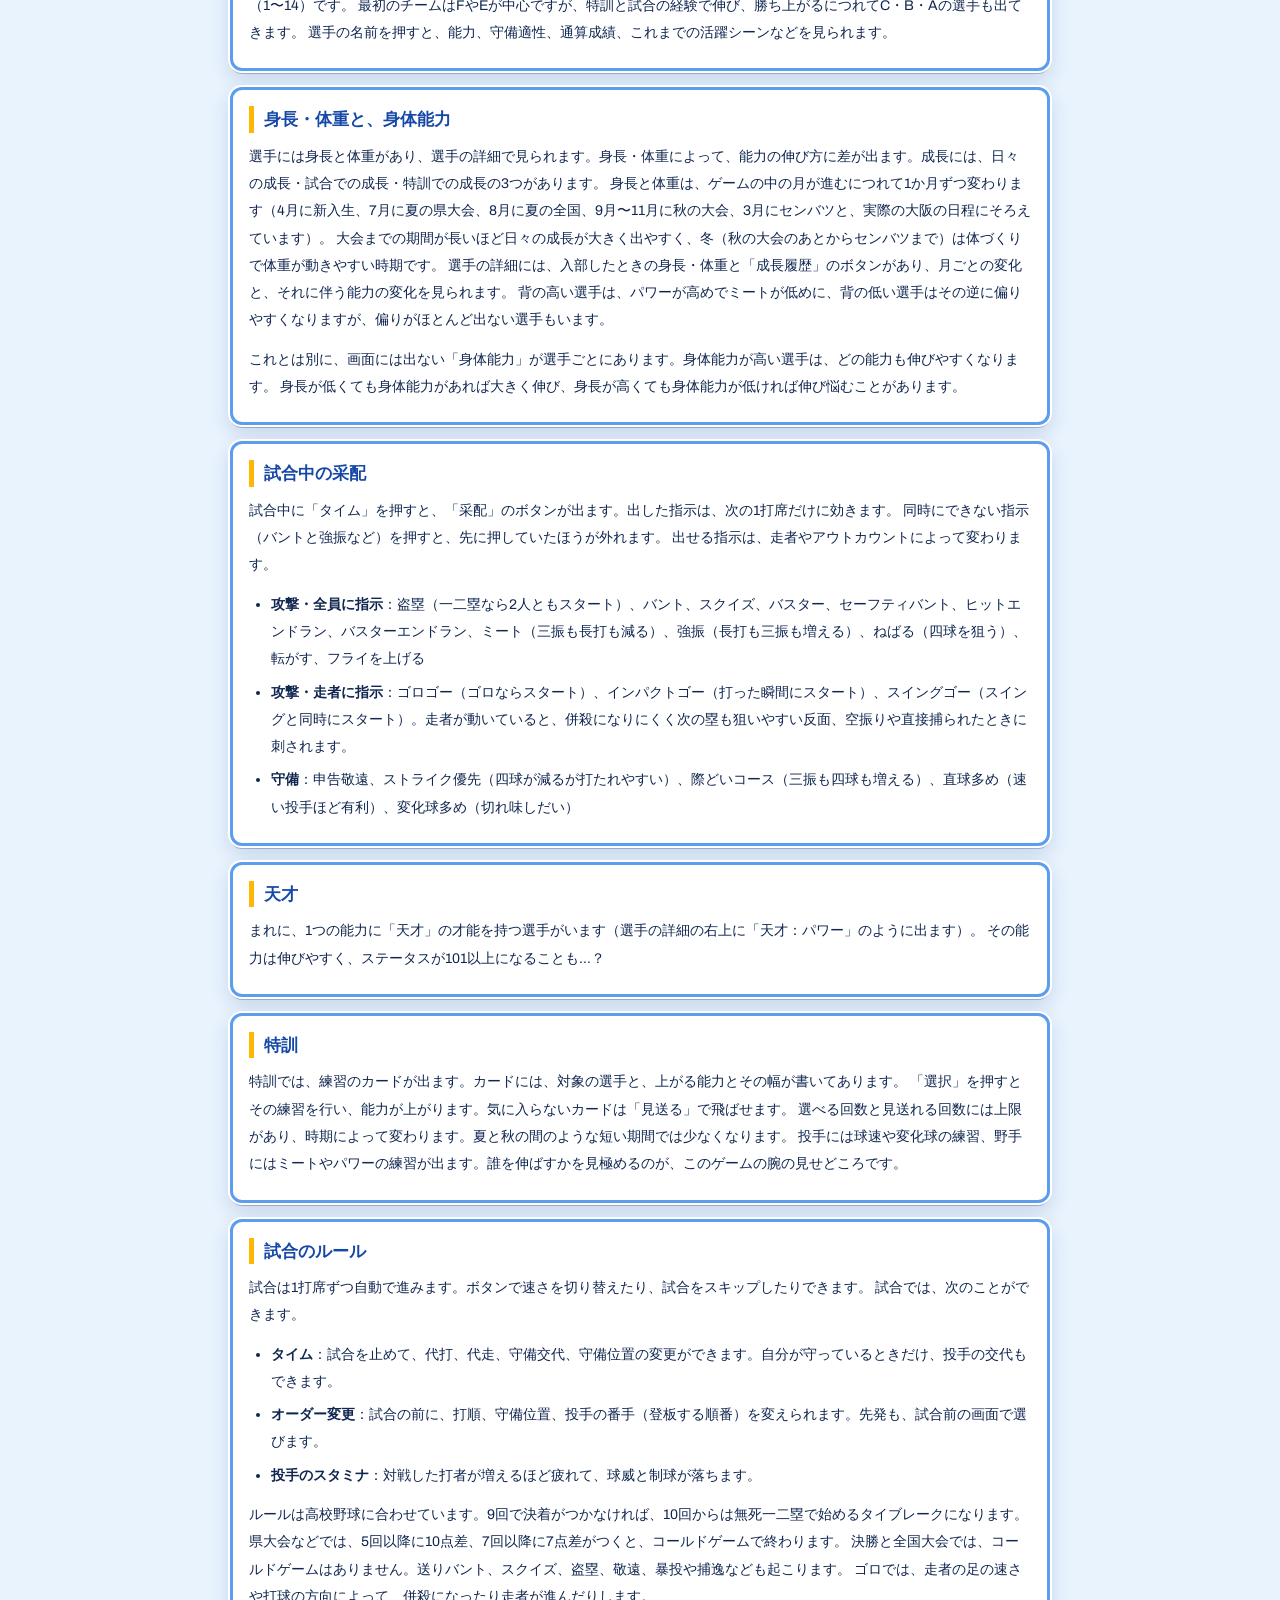
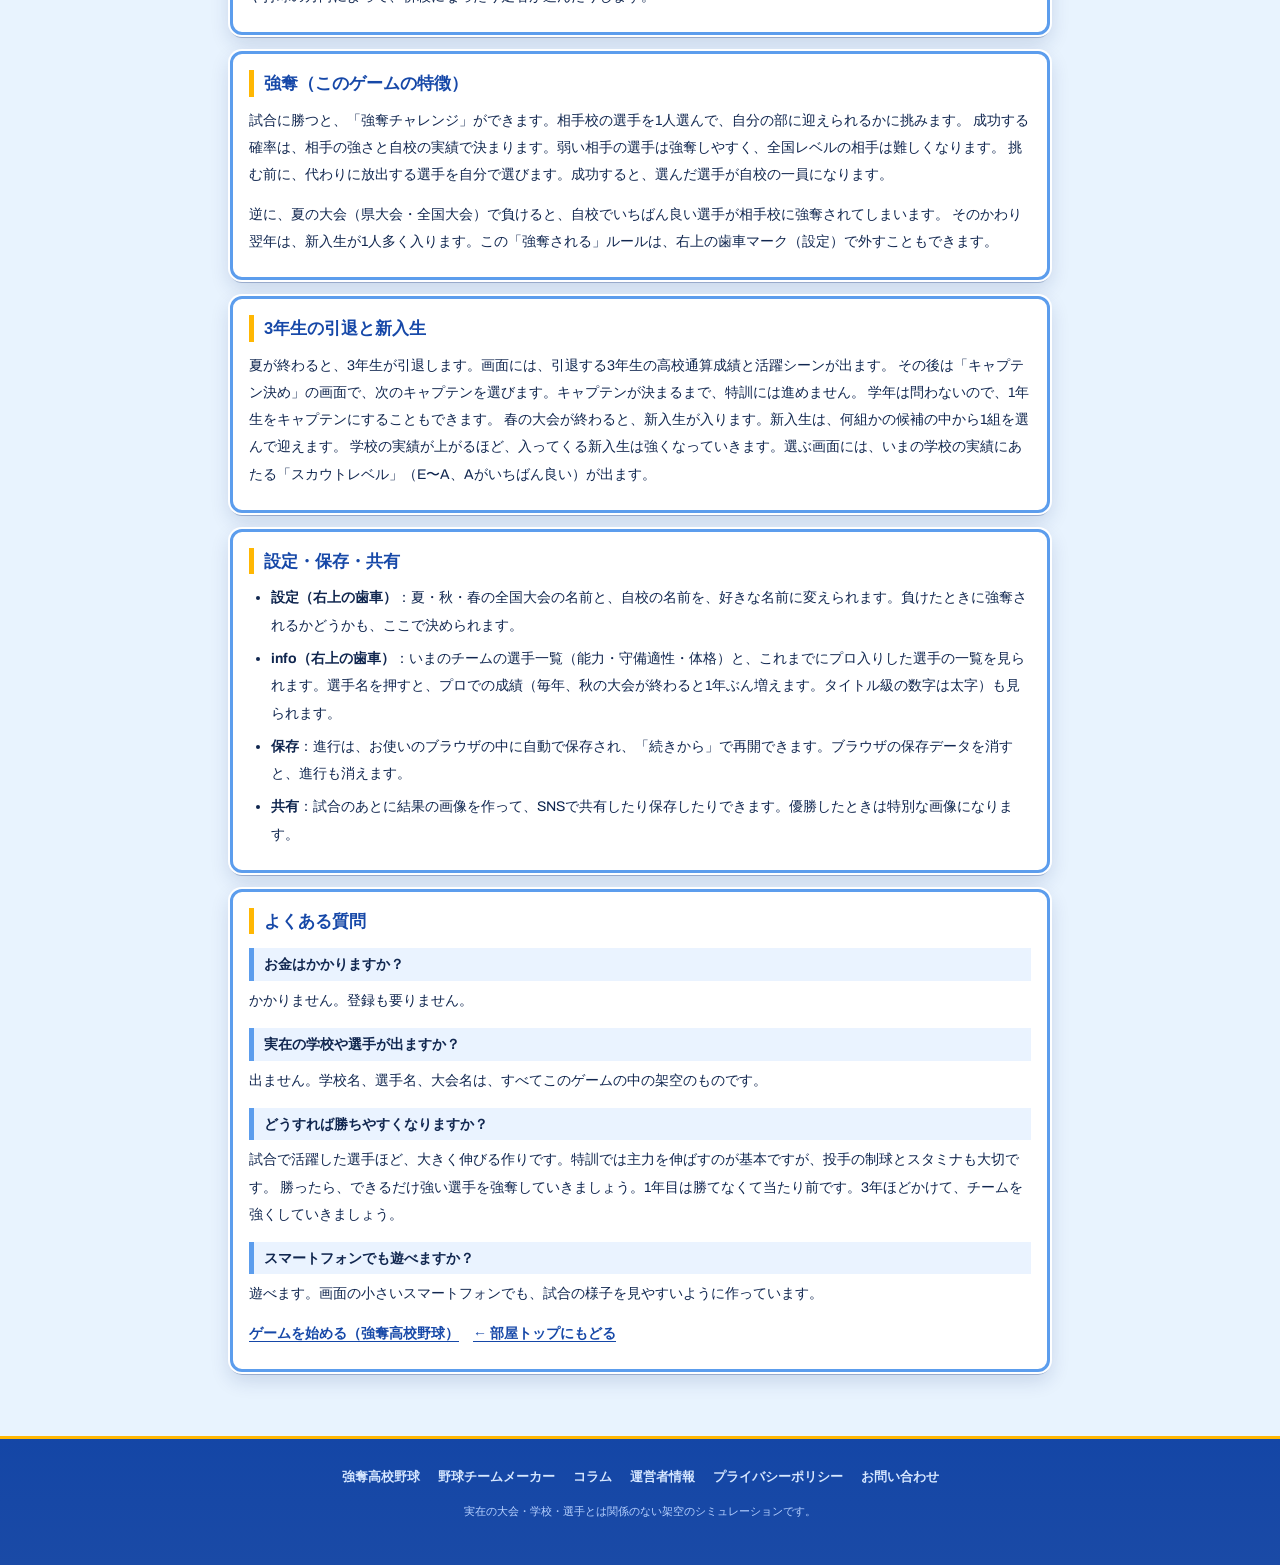
<file: highschool/guide/index.html>
<!DOCTYPE html>
<html lang="ja">
<head>
<meta charset="UTF-8">
<meta name="viewport" content="width=device-width, initial-scale=1">
<title>強奪高校野球の遊び方・ルール解説｜部屋</title>
<meta name="description" content="強奪高校野球の遊び方とルールの解説。チーム作り、特訓、県大会から全国大会までの流れ、勝った相手の主力を強奪するしくみ、3年生の引退と新入生まで、ゲームの内容をまとめました。">
<meta name="robots" content="index,follow,max-image-preview:large">
<link rel="canonical" href="https://roomhaird.com/highschool/guide/">
<meta property="og:type" content="article">
<meta property="og:site_name" content="部屋">
<meta property="og:locale" content="ja_JP">
<meta property="og:title" content="強奪高校野球の遊び方・ルール解説">
<meta property="og:description" content="チーム作りから県大会・全国大会、強奪、引退と新入生まで。強奪高校野球の遊び方をまとめました。">
<meta property="og:url" content="https://roomhaird.com/highschool/guide/">
<meta property="og:image" content="https://roomhaird.com/highschool/ogp-v4.png">
<meta name="twitter:card" content="summary_large_image">
<script type="application/ld+json">
{
  "@context": "https://schema.org",
  "@type": "Article",
  "headline": "強奪高校野球の遊び方・ルール解説",
  "inLanguage": "ja",
  "about": { "@type": "VideoGame", "name": "強奪高校野球", "url": "https://roomhaird.com/highschool/" },
  "mainEntityOfPage": "https://roomhaird.com/highschool/guide/",
  "isPartOf": { "@type": "WebSite", "name": "部屋", "url": "https://roomhaird.com/" }
}
</script>
<script>
(function () {
  try {
    var k = localStorage.getItem('npbquiz.theme');
    document.documentElement.dataset.theme =
      k || (window.matchMedia('(prefers-color-scheme: dark)').matches ? 'dark' : 'light');
  } catch (e) {}
})();
</script>
<link rel="stylesheet" href="../css/style.css">
<link rel="icon" href="data:image/svg+xml,<svg xmlns='http://www.w3.org/2000/svg' viewBox='0 0 16 16'><text y='13' font-size='13'>⚾</text></svg>">
<script async src="https://pagead2.googlesyndication.com/pagead/js/adsbygoogle.js?client=ca-pub-1646091398696967"
     crossorigin="anonymous"></script>
</head>
<body>


<header class="appbar">
  <a class="appbar__home" href="../../">← 部屋</a>
  <a class="appbar__title" href="../">強奪高校野球</a>
  <button type="button" class="appbar__icon" id="theme-toggle" aria-label="配色を切り替える">◐</button>
</header>

<main class="container guide">
  <h1 class="section-title">強奪高校野球の遊び方・ルール解説</h1>
  <section class="about guide__sec guide__intro">
  <p>
    「強奪高校野球」は、弱い部員を集めた高校野球部を、特訓と強奪で強くしながら、県大会から全国大会までを勝ち上がっていく
    育成シミュレーションです。登録は要らず、スマートフォンでもパソコンでも、ブラウザだけで無料で遊べます。
  </p>
  <p>
    このゲームは、ルールを説明するだけのページではなく、<b>実際にゲームを何千回も自動で遊ばせて、結果を数えたもの</b>をもとにガイドを書いています。
    「運任せのままだと、1年目はどれくらい勝てるか」「スタミナの高さで、どこまで投げられるか」などを、確かめてから載せています。
    ゲームの調整をしたときの変更点は、<a href="changelog/">更新履歴</a>に、そのつど書いています。
    <a href="../">ゲームを始める</a>
  </p>
  </section>
  <section class="about guide__sec">
  <h2 class="about__title">もっと詳しい攻略ガイド</h2>
  <p>このページのほかに、場面ごとの考え方を詳しくまとめたガイドがあります。</p>
  <ul>
    <li><a href="start/">はじめての強奪高校野球｜最初の1年の進め方</a></li>
    <li><a href="training/">特訓カードの選び方｜誰の何を伸ばすか</a></li>
    <li><a href="orders/">采配ガイド｜バント・盗塁・エンドランの使いどころ</a></li>
    <li><a href="pitching/">投手運用とスタミナの考え方｜継投と連戦</a></li>
    <li><a href="poach/">強奪チャレンジの考え方｜誰を狙い、誰を放出するか</a></li>
    <li><a href="body/">成長の読み方｜日々・試合・特訓・成長履歴</a></li>
    <li><a href="changelog/">強奪高校野球の更新履歴</a></li>
  </ul>
  </section>
  <section class="about guide__sec">
  <h2 class="about__title">このゲームの目的</h2>
  <p>
    最初のチームは、能力の低い選手ばかりです。試合で経験を積み、特訓で能力を伸ばし、
    勝つたびに相手校の主力を強奪してチームを強くしていきます。目標は、夏の全国大会（初期設定の名前は「乙子園」）での優勝です。
    3年生は毎年引退し、新入生が入ってくるので、一度きりの勝負ではなく、何年もかけてチームを作り続けるゲームです。
  </p>
  </section>
  <section class="about guide__sec">
  <h2 class="about__title">1年の流れ</h2>
  <ol>
    <li><b>チーム作り</b>（ゲームの最初だけ）：何組かの候補の中から選んで、部員をそろえます。</li>
    <li><b>特訓</b>：カードに出る練習を選んで、能力を伸ばします。</li>
    <li><b>夏の県大会</b>：トーナメントを勝ち上がります。優勝すれば全国大会へ進みます。</li>
    <li><b>夏の全国大会</b>：全国の強豪との大会です。</li>
    <li><b>3年生の引退</b>：3年生が引退し、次のキャプテンを決めて、新しいチームで特訓を始めます。</li>
    <li><b>秋の大会</b>：県大会から地区大会、秋の全国大会（初期設定は「神寺大会」）へと進みます。</li>
    <li><b>冬の特訓</b>：秋の大会が終わったら、春に向けて特訓します。</li>
    <li><b>春の全国大会</b>（初期設定は「抜擢大会」）：秋の成績が認められると、出場校に選ばれます。</li>
    <li><b>新入生の入部</b>：新しい1年生を迎えて、特訓をしてから夏の県大会に臨みます。</li>
  </ol>
  </section>
  <section class="about guide__sec">
  <h2 class="about__title">チーム作りと能力の見方</h2>
  <p>
    チームは、野手と投手を選んで作ります。選手には次の能力があります。数字は1〜100で、画面には評価の文字（S〜G）と一緒に出ます。
  </p>
  <ul>
    <li><b>野手</b>：ミート（当てる力）、パワー（長打力）、走力、肩力、守備、捕球、弾道（打球の上がり方）。</li>
    <li><b>投手</b>：最速（球速）、制球、スタミナ、変化球（球種ごとに切れ味の段階があります）。</li>
    <li><b>守備適性</b>：捕手・一塁・二塁などの守備位置ごとに、A〜Gの適性があります。適性の低い位置で守ると、守備力が下がります。</li>
  </ul>
  <p>
    評価は、S（90〜100）、A（80〜89）、B（70〜79）、C（60〜69）、D（50〜59）、E（40〜49）、F（15〜39）、G（1〜14）です。
    最初のチームはFやEが中心ですが、特訓と試合の経験で伸び、勝ち上がるにつれてC・B・Aの選手も出てきます。
    選手の名前を押すと、能力、守備適性、通算成績、これまでの活躍シーンなどを見られます。
  </p>
  </section>
  <section class="about guide__sec">
  <h2 class="about__title">身長・体重と、身体能力</h2>
  <p>
    選手には身長と体重があり、選手の詳細で見られます。身長・体重によって、能力の伸び方に差が出ます。成長には、日々の成長・試合での成長・特訓での成長の3つがあります。
    身長と体重は、ゲームの中の月が進むにつれて1か月ずつ変わります（4月に新入生、7月に夏の県大会、8月に夏の全国、9月〜11月に秋の大会、3月にセンバツと、実際の大阪の日程にそろえています）。
    大会までの期間が長いほど日々の成長が大きく出やすく、冬（秋の大会のあとからセンバツまで）は体づくりで体重が動きやすい時期です。
    選手の詳細には、入部したときの身長・体重と「成長履歴」のボタンがあり、月ごとの変化と、それに伴う能力の変化を見られます。
    背の高い選手は、パワーが高めでミートが低めに、背の低い選手はその逆に偏りやすくなりますが、偏りがほとんど出ない選手もいます。
  </p>
  <p>
    これとは別に、画面には出ない「身体能力」が選手ごとにあります。身体能力が高い選手は、どの能力も伸びやすくなります。
    身長が低くても身体能力があれば大きく伸び、身長が高くても身体能力が低ければ伸び悩むことがあります。
  </p>
  </section>
  <section class="about guide__sec">
  <h2 class="about__title">試合中の采配</h2>
  <p>
    試合中に「タイム」を押すと、「采配」のボタンが出ます。出した指示は、次の1打席だけに効きます。
    同時にできない指示（バントと強振など）を押すと、先に押していたほうが外れます。
    出せる指示は、走者やアウトカウントによって変わります。
  </p>
  <ul>
    <li><b>攻撃・全員に指示</b>：盗塁（一二塁なら2人ともスタート）、バント、スクイズ、バスター、セーフティバント、ヒットエンドラン、バスターエンドラン、ミート（三振も長打も減る）、強振（長打も三振も増える）、ねばる（四球を狙う）、転がす、フライを上げる</li>
    <li><b>攻撃・走者に指示</b>：ゴロゴー（ゴロならスタート）、インパクトゴー（打った瞬間にスタート）、スイングゴー（スイングと同時にスタート）。走者が動いていると、併殺になりにくく次の塁も狙いやすい反面、空振りや直接捕られたときに刺されます。</li>
    <li><b>守備</b>：申告敬遠、ストライク優先（四球が減るが打たれやすい）、際どいコース（三振も四球も増える）、直球多め（速い投手ほど有利）、変化球多め（切れ味しだい）</li>
  </ul>
  </section>
  <section class="about guide__sec">
  <h2 class="about__title">天才</h2>
  <p>
    まれに、1つの能力に「天才」の才能を持つ選手がいます（選手の詳細の右上に「天才：パワー」のように出ます）。
    その能力は伸びやすく、ステータスが101以上になることも…？
  </p>
  </section>
  <section class="about guide__sec">
  <h2 class="about__title">特訓</h2>
  <p>
    特訓では、練習のカードが出ます。カードには、対象の選手と、上がる能力とその幅が書いてあります。
    「選択」を押すとその練習を行い、能力が上がります。気に入らないカードは「見送る」で飛ばせます。
    選べる回数と見送れる回数には上限があり、時期によって変わります。夏と秋の間のような短い期間では少なくなります。
    投手には球速や変化球の練習、野手にはミートやパワーの練習が出ます。誰を伸ばすかを見極めるのが、このゲームの腕の見せどころです。
  </p>
  </section>
  <section class="about guide__sec">
  <h2 class="about__title">試合のルール</h2>
  <p>
    試合は1打席ずつ自動で進みます。ボタンで速さを切り替えたり、試合をスキップしたりできます。
    試合では、次のことができます。
  </p>
  <ul>
    <li><b>タイム</b>：試合を止めて、代打、代走、守備交代、守備位置の変更ができます。自分が守っているときだけ、投手の交代もできます。</li>
    <li><b>オーダー変更</b>：試合の前に、打順、守備位置、投手の番手（登板する順番）を変えられます。先発も、試合前の画面で選びます。</li>
    <li><b>投手のスタミナ</b>：対戦した打者が増えるほど疲れて、球威と制球が落ちます。</li>
  </ul>
  <p>
    ルールは高校野球に合わせています。9回で決着がつかなければ、10回からは無死一二塁で始めるタイブレークになります。
    県大会などでは、5回以降に10点差、7回以降に7点差がつくと、コールドゲームで終わります。
    決勝と全国大会では、コールドゲームはありません。送りバント、スクイズ、盗塁、敬遠、暴投や捕逸なども起こります。
    ゴロでは、走者の足の速さや打球の方向によって、併殺になったり走者が進んだりします。
  </p>
  </section>
  <section class="about guide__sec">
  <h2 class="about__title">強奪（このゲームの特徴）</h2>
  <p>
    試合に勝つと、「強奪チャレンジ」ができます。相手校の選手を1人選んで、自分の部に迎えられるかに挑みます。
    成功する確率は、相手の強さと自校の実績で決まります。弱い相手の選手は強奪しやすく、全国レベルの相手は難しくなります。
    挑む前に、代わりに放出する選手を自分で選びます。成功すると、選んだ選手が自校の一員になります。
  </p>
  <p>
    逆に、夏の大会（県大会・全国大会）で負けると、自校でいちばん良い選手が相手校に強奪されてしまいます。
    そのかわり翌年は、新入生が1人多く入ります。この「強奪される」ルールは、右上の歯車マーク（設定）で外すこともできます。
  </p>
  </section>
  <section class="about guide__sec">
  <h2 class="about__title">3年生の引退と新入生</h2>
  <p>
    夏が終わると、3年生が引退します。画面には、引退する3年生の高校通算成績と活躍シーンが出ます。
    その後は「キャプテン決め」の画面で、次のキャプテンを選びます。キャプテンが決まるまで、特訓には進めません。
    学年は問わないので、1年生をキャプテンにすることもできます。
    春の大会が終わると、新入生が入ります。新入生は、何組かの候補の中から1組を選んで迎えます。
    学校の実績が上がるほど、入ってくる新入生は強くなっていきます。選ぶ画面には、いまの学校の実績にあたる「スカウトレベル」（E〜A、Aがいちばん良い）が出ます。
  </p>
  </section>
  <section class="about guide__sec">
  <h2 class="about__title">設定・保存・共有</h2>
  <ul>
    <li><b>設定（右上の歯車）</b>：夏・秋・春の全国大会の名前と、自校の名前を、好きな名前に変えられます。負けたときに強奪されるかどうかも、ここで決められます。</li>
    <li><b>info（右上の歯車）</b>：いまのチームの選手一覧（能力・守備適性・体格）と、これまでにプロ入りした選手の一覧を見られます。選手名を押すと、プロでの成績（毎年、秋の大会が終わると1年ぶん増えます。タイトル級の数字は太字）も見られます。</li>
    <li><b>保存</b>：進行は、お使いのブラウザの中に自動で保存され、「続きから」で再開できます。ブラウザの保存データを消すと、進行も消えます。</li>
    <li><b>共有</b>：試合のあとに結果の画像を作って、SNSで共有したり保存したりできます。優勝したときは特別な画像になります。</li>
  </ul>
  </section>
  <section class="about guide__sec">
  <h2 class="about__title">よくある質問</h2>
  <h3 class="sub">お金はかかりますか？</h3>
  <p>かかりません。登録も要りません。</p>
  <h3 class="sub">実在の学校や選手が出ますか？</h3>
  <p>出ません。学校名、選手名、大会名は、すべてこのゲームの中の架空のものです。</p>
  <h3 class="sub">どうすれば勝ちやすくなりますか？</h3>
  <p>
    試合で活躍した選手ほど、大きく伸びる作りです。特訓では主力を伸ばすのが基本ですが、投手の制球とスタミナも大切です。
    勝ったら、できるだけ強い選手を強奪していきましょう。1年目は勝てなくて当たり前です。3年ほどかけて、チームを強くしていきましょう。
  </p>
  <h3 class="sub">スマートフォンでも遊べますか？</h3>
  <p>遊べます。画面の小さいスマートフォンでも、試合の様子を見やすいように作っています。</p>

  <p><a href="../">ゲームを始める（強奪高校野球）</a>　<a href="../../">← 部屋トップにもどる</a></p>
  </section>
</main>

<footer class="site-footer">
  <nav class="footer-nav">
    <a href="../">強奪高校野球</a>
    <a href="../../team/">野球チームメーカー</a>
    <a href="../../column/">コラム</a>
    <a href="../../about.html">運営者情報</a>
    <a href="../../privacy.html">プライバシーポリシー</a>
    <a href="../../contact.html">お問い合わせ</a>
  </nav>
  <p class="footer-note">実在の大会・学校・選手とは関係のない架空のシミュレーションです。</p>
</footer>
<script src="../../js/theme.js"></script>
</body>
</html>
</file>
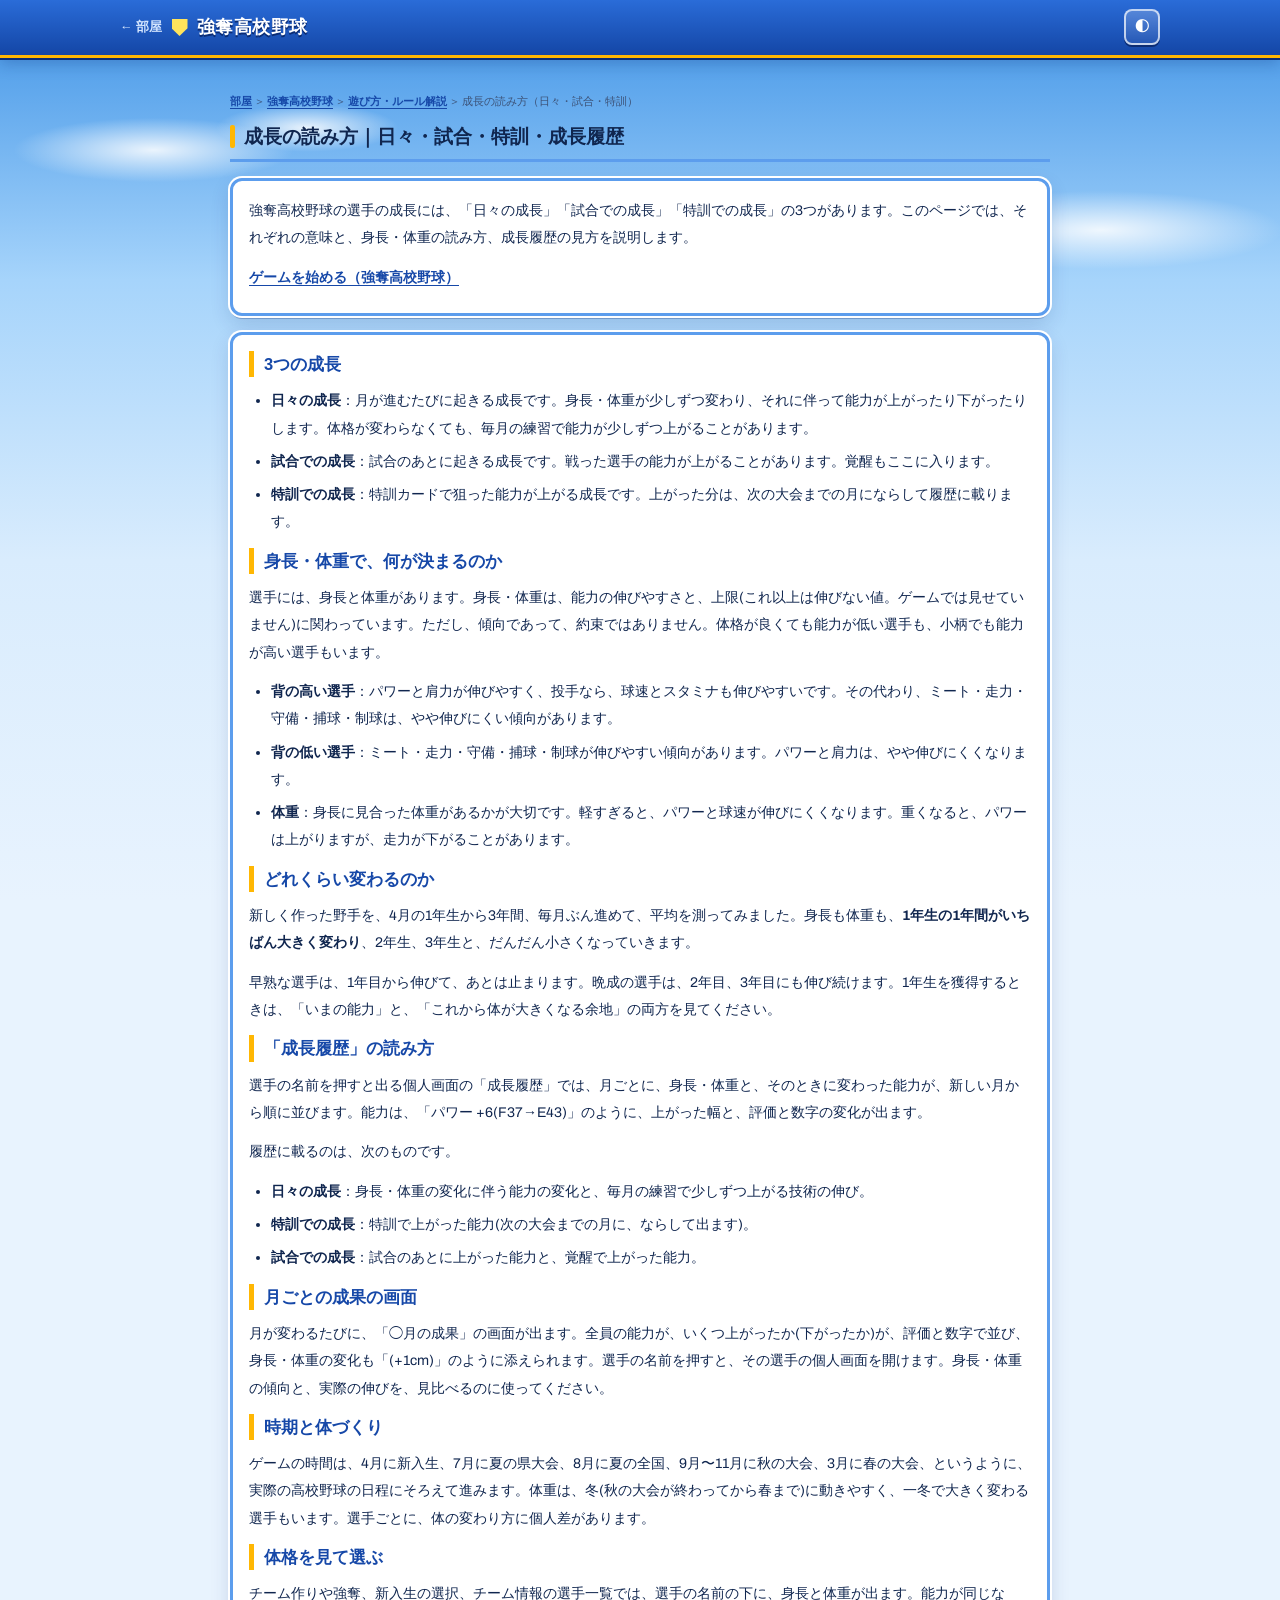
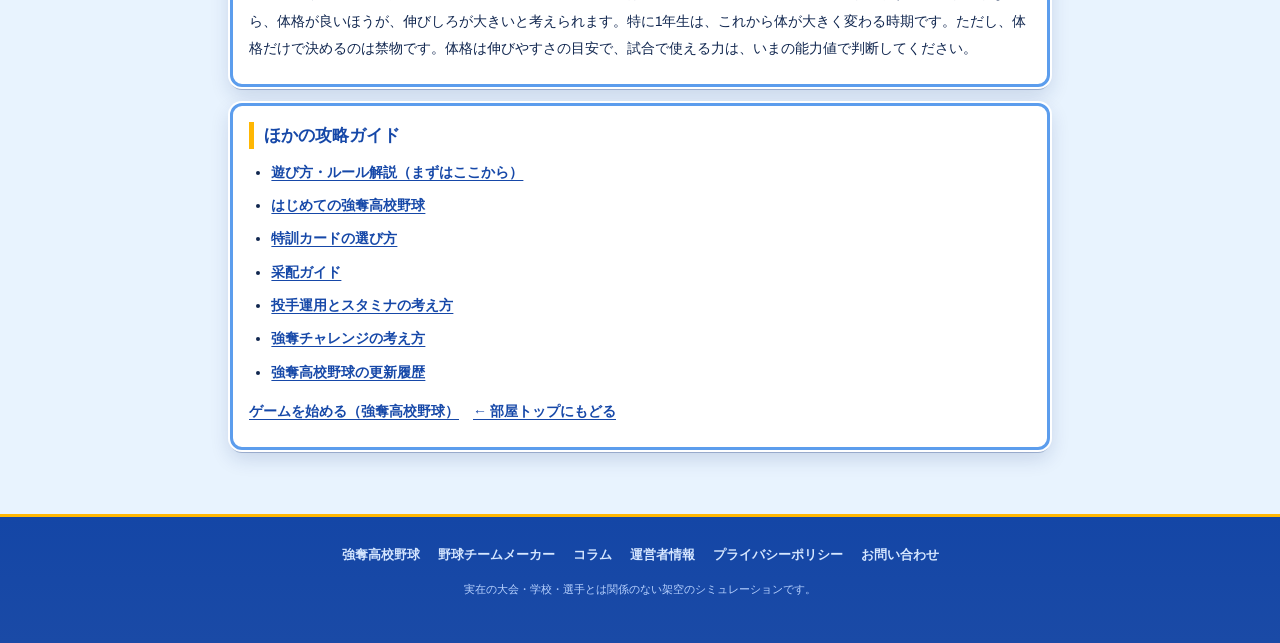
<file: highschool/guide/body/index.html>
<!DOCTYPE html>
<html lang="ja">
<head>
<meta charset="UTF-8">
<meta name="viewport" content="width=device-width, initial-scale=1">
<title>成長の読み方｜日々・試合・特訓・成長履歴｜部屋</title>
<meta name="description" content="強奪高校野球の選手の身長・体重と、能力の伸びの関係。体格から伸びやすい能力を読む方法、冬の体づくり、成長履歴の見方をまとめました。">
<meta name="robots" content="index,follow,max-image-preview:large">
<link rel="canonical" href="https://roomhaird.com/highschool/guide/body/">
<meta property="og:type" content="article">
<meta property="og:site_name" content="部屋">
<meta property="og:locale" content="ja_JP">
<meta property="og:title" content="成長の読み方｜日々・試合・特訓・成長履歴">
<meta property="og:description" content="強奪高校野球の選手の身長・体重と、能力の伸びの関係。体格から伸びやすい能力を読む方法、冬の体づくり、成長履歴の見方をまとめました。">
<meta property="og:url" content="https://roomhaird.com/highschool/guide/body/">
<meta property="og:image" content="https://roomhaird.com/highschool/ogp-v4.png">
<meta name="twitter:card" content="summary_large_image">
<script type="application/ld+json">
{
  "@context": "https://schema.org",
  "@graph": [
    {
      "@type": "Article",
      "headline": "成長の読み方｜日々・試合・特訓・成長履歴",
      "description": "強奪高校野球の選手の身長・体重と、能力の伸びの関係。体格から伸びやすい能力を読む方法、冬の体づくり、成長履歴の見方をまとめました。",
      "inLanguage": "ja",
      "datePublished": "2026-10-30",
      "dateModified": "2026-11-08",
      "author": { "@type": "Person", "name": "部屋の運営者" },
      "publisher": { "@type": "Organization", "name": "部屋", "url": "https://roomhaird.com/" },
      "about": { "@type": "VideoGame", "name": "強奪高校野球", "url": "https://roomhaird.com/highschool/" },
      "mainEntityOfPage": "https://roomhaird.com/highschool/guide/body/",
      "isPartOf": { "@type": "WebSite", "name": "部屋", "url": "https://roomhaird.com/" }
    },
    {
      "@type": "BreadcrumbList",
      "itemListElement": [
        { "@type": "ListItem", "position": 1, "name": "部屋", "item": "https://roomhaird.com/" },
        { "@type": "ListItem", "position": 2, "name": "強奪高校野球", "item": "https://roomhaird.com/highschool/" },
        { "@type": "ListItem", "position": 3, "name": "遊び方・ルール解説", "item": "https://roomhaird.com/highschool/guide/" },
        { "@type": "ListItem", "position": 4, "name": "成長の読み方（日々・試合・特訓）", "item": "https://roomhaird.com/highschool/guide/body/" }
      ]
    }
  ]
}
</script>
<script>
(function () {
  try {
    var k = localStorage.getItem('npbquiz.theme');
    document.documentElement.dataset.theme =
      k || (window.matchMedia('(prefers-color-scheme: dark)').matches ? 'dark' : 'light');
  } catch (e) {}
})();
</script>
<link rel="stylesheet" href="../../css/style.css">
<link rel="icon" href="data:image/svg+xml,<svg xmlns='http://www.w3.org/2000/svg' viewBox='0 0 16 16'><text y='13' font-size='13'>⚾</text></svg>">
<script async src="https://pagead2.googlesyndication.com/pagead/js/adsbygoogle.js?client=ca-pub-1646091398696967"
     crossorigin="anonymous"></script>
</head>
<body>

<header class="appbar">
  <a class="appbar__home" href="../../../">← 部屋</a>
  <a class="appbar__title" href="../../">強奪高校野球</a>
  <button type="button" class="appbar__icon" id="theme-toggle" aria-label="配色を切り替える">◐</button>
</header>

<main class="container guide">
  <p class="tiny"><a href="../../../">部屋</a> ＞ <a href="../../">強奪高校野球</a> ＞ <a href="../">遊び方・ルール解説</a> ＞ 成長の読み方（日々・試合・特訓）</p>
  <h1 class="section-title">成長の読み方｜日々・試合・特訓・成長履歴</h1>
  <section class="about guide__sec guide__intro">
  <p>強奪高校野球の選手の成長には、「日々の成長」「試合での成長」「特訓での成長」の3つがあります。このページでは、それぞれの意味と、身長・体重の読み方、成長履歴の見方を説明します。</p>
  <p><a href="../../">ゲームを始める（強奪高校野球）</a></p>
  </section>
  <section class="about guide__sec guide__article">
<h2 class="about__title">3つの成長</h2>
<ul>
<li><b>日々の成長</b>：月が進むたびに起きる成長です。身長・体重が少しずつ変わり、それに伴って能力が上がったり下がったりします。体格が変わらなくても、毎月の練習で能力が少しずつ上がることがあります。</li>
<li><b>試合での成長</b>：試合のあとに起きる成長です。戦った選手の能力が上がることがあります。覚醒もここに入ります。</li>
<li><b>特訓での成長</b>：特訓カードで狙った能力が上がる成長です。上がった分は、次の大会までの月にならして履歴に載ります。</li>
</ul>

<h2 class="about__title">身長・体重で、何が決まるのか</h2>
<p>選手には、身長と体重があります。身長・体重は、能力の伸びやすさと、上限(これ以上は伸びない値。ゲームでは見せていません)に関わっています。ただし、傾向であって、約束ではありません。体格が良くても能力が低い選手も、小柄でも能力が高い選手もいます。</p>
<ul>
<li><b>背の高い選手</b>：パワーと肩力が伸びやすく、投手なら、球速とスタミナも伸びやすいです。その代わり、ミート・走力・守備・捕球・制球は、やや伸びにくい傾向があります。</li>
<li><b>背の低い選手</b>：ミート・走力・守備・捕球・制球が伸びやすい傾向があります。パワーと肩力は、やや伸びにくくなります。</li>
<li><b>体重</b>：身長に見合った体重があるかが大切です。軽すぎると、パワーと球速が伸びにくくなります。重くなると、パワーは上がりますが、走力が下がることがあります。</li>
</ul>

<h2 class="about__title">どれくらい変わるのか</h2>
<p>新しく作った野手を、4月の1年生から3年間、毎月ぶん進めて、平均を測ってみました。身長も体重も、<b>1年生の1年間がいちばん大きく変わり</b>、2年生、3年生と、だんだん小さくなっていきます。</p>
<p>早熟な選手は、1年目から伸びて、あとは止まります。晩成の選手は、2年目、3年目にも伸び続けます。1年生を獲得するときは、「いまの能力」と、「これから体が大きくなる余地」の両方を見てください。</p>

<h2 class="about__title">「成長履歴」の読み方</h2>
<p>選手の名前を押すと出る個人画面の「成長履歴」では、月ごとに、身長・体重と、そのときに変わった能力が、新しい月から順に並びます。能力は、「パワー +6(F37→E43)」のように、上がった幅と、評価と数字の変化が出ます。</p>
<p>履歴に載るのは、次のものです。</p>
<ul>
<li><b>日々の成長</b>：身長・体重の変化に伴う能力の変化と、毎月の練習で少しずつ上がる技術の伸び。</li>
<li><b>特訓での成長</b>：特訓で上がった能力(次の大会までの月に、ならして出ます)。</li>
<li><b>試合での成長</b>：試合のあとに上がった能力と、覚醒で上がった能力。</li>
</ul>

<h2 class="about__title">月ごとの成果の画面</h2>
<p>月が変わるたびに、「◯月の成果」の画面が出ます。全員の能力が、いくつ上がったか(下がったか)が、評価と数字で並び、身長・体重の変化も「(+1cm)」のように添えられます。選手の名前を押すと、その選手の個人画面を開けます。身長・体重の傾向と、実際の伸びを、見比べるのに使ってください。</p>

<h2 class="about__title">時期と体づくり</h2>
<p>ゲームの時間は、4月に新入生、7月に夏の県大会、8月に夏の全国、9月〜11月に秋の大会、3月に春の大会、というように、実際の高校野球の日程にそろえて進みます。体重は、冬(秋の大会が終わってから春まで)に動きやすく、一冬で大きく変わる選手もいます。選手ごとに、体の変わり方に個人差があります。</p>

<h2 class="about__title">体格を見て選ぶ</h2>
<p>チーム作りや強奪、新入生の選択、チーム情報の選手一覧では、選手の名前の下に、身長と体重が出ます。能力が同じなら、体格が良いほうが、伸びしろが大きいと考えられます。特に1年生は、これから体が大きく変わる時期です。ただし、体格だけで決めるのは禁物です。体格は伸びやすさの目安で、試合で使える力は、いまの能力値で判断してください。</p>
</section>
  <section class="about guide__sec">
  <h2 class="about__title">ほかの攻略ガイド</h2>
  <ul>
<li><a href="../">遊び方・ルール解説（まずはここから）</a></li>
<li><a href="../start/">はじめての強奪高校野球</a></li>
<li><a href="../training/">特訓カードの選び方</a></li>
<li><a href="../orders/">采配ガイド</a></li>
<li><a href="../pitching/">投手運用とスタミナの考え方</a></li>
<li><a href="../poach/">強奪チャレンジの考え方</a></li>
<li><a href="../changelog/">強奪高校野球の更新履歴</a></li>
  </ul>
  <p><a href="../../">ゲームを始める（強奪高校野球）</a>　<a href="../../../">← 部屋トップにもどる</a></p>
  </section>
</main>

<footer class="site-footer">
  <nav class="footer-nav">
    <a href="../../">強奪高校野球</a>
    <a href="../../../team/">野球チームメーカー</a>
    <a href="../../../column/">コラム</a>
    <a href="../../../about.html">運営者情報</a>
    <a href="../../../privacy.html">プライバシーポリシー</a>
    <a href="../../../contact.html">お問い合わせ</a>
  </nav>
  <p class="footer-note">実在の大会・学校・選手とは関係のない架空のシミュレーションです。</p>
</footer>
<script src="../../../js/theme.js"></script>
</body>
</html>
</file>
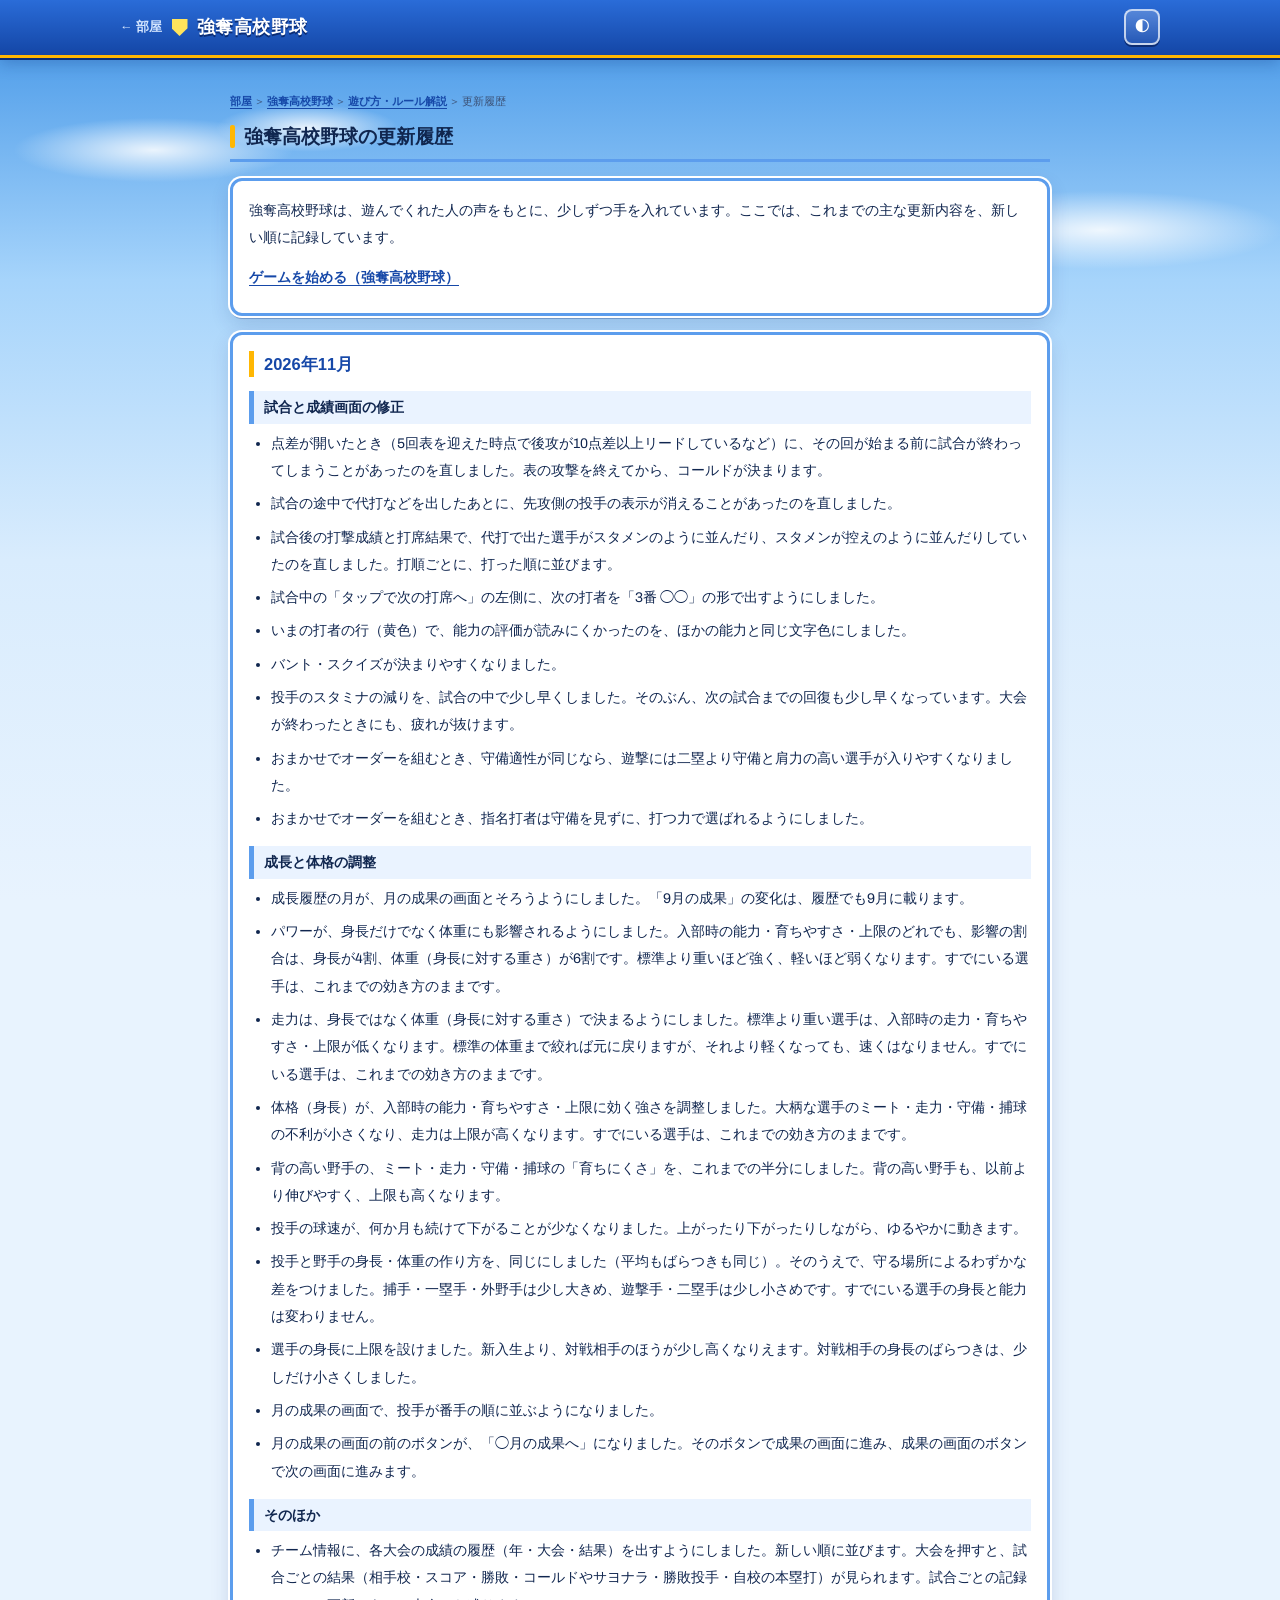
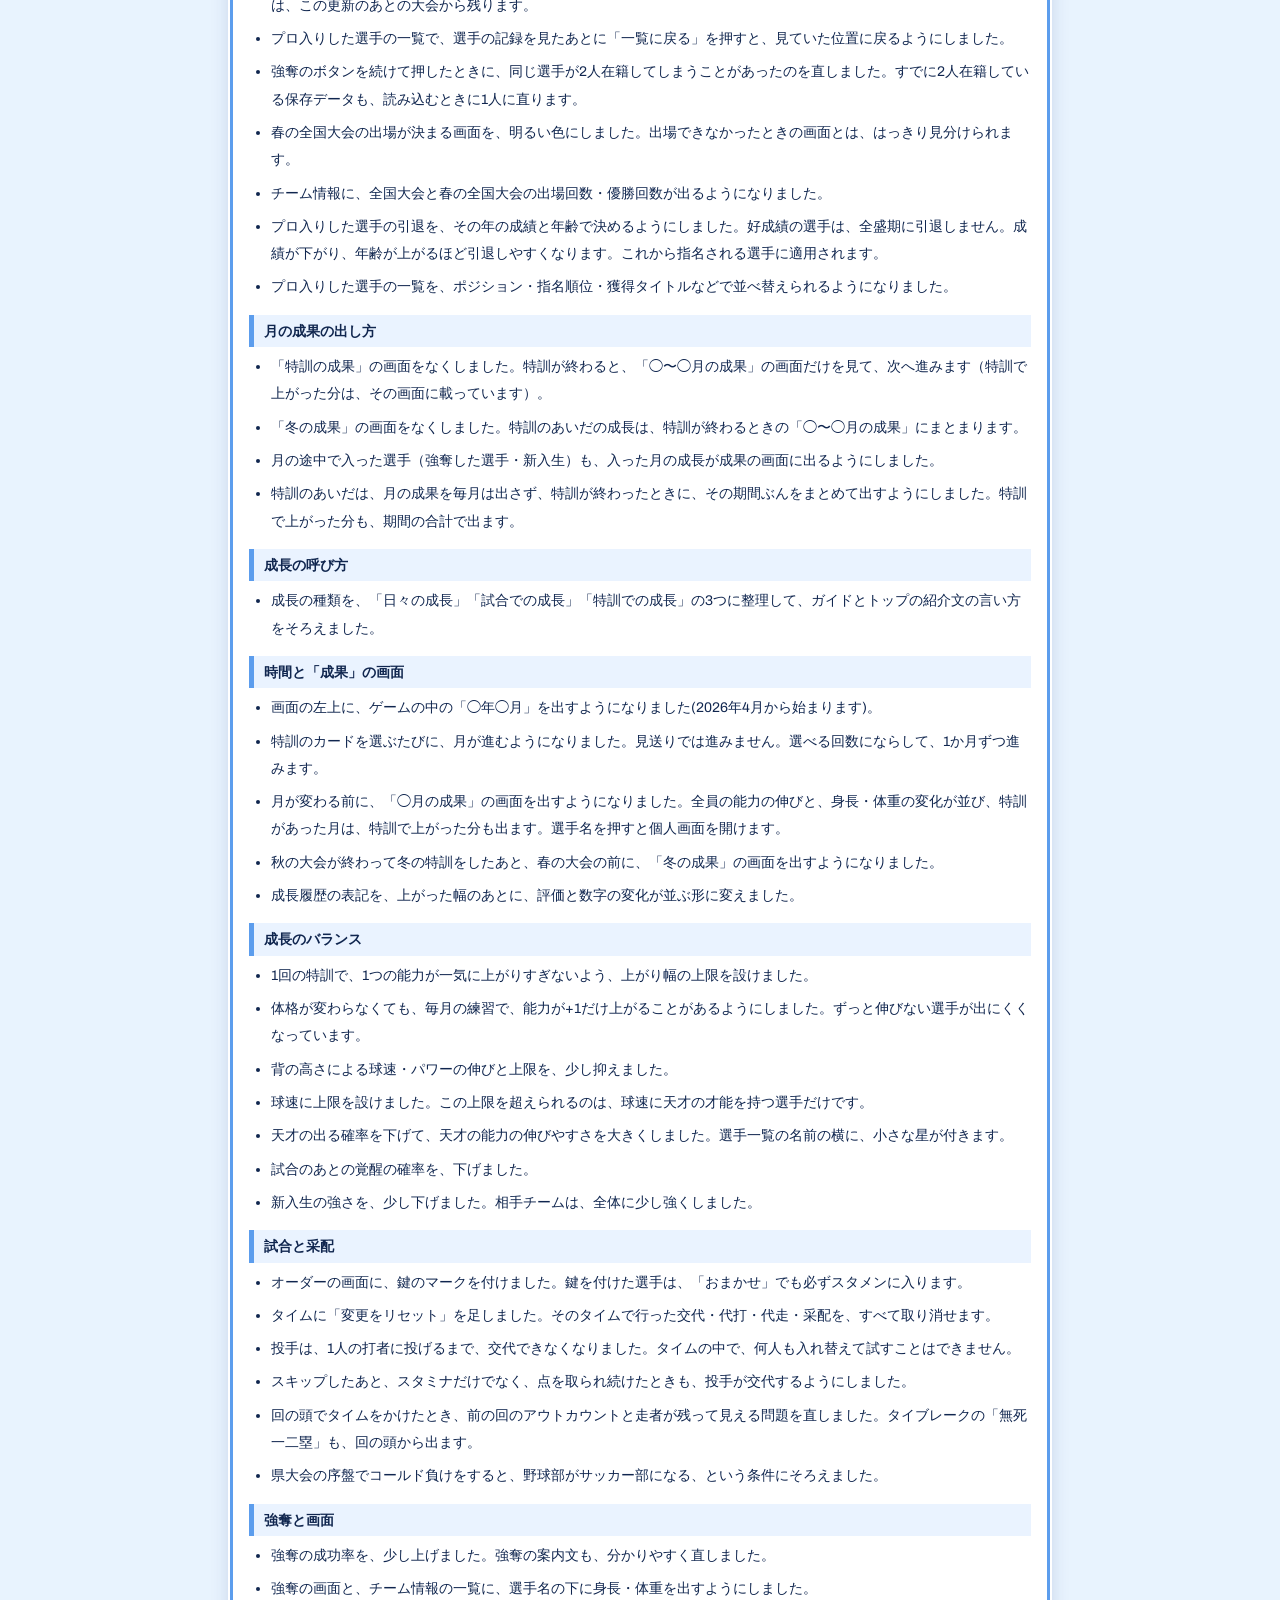
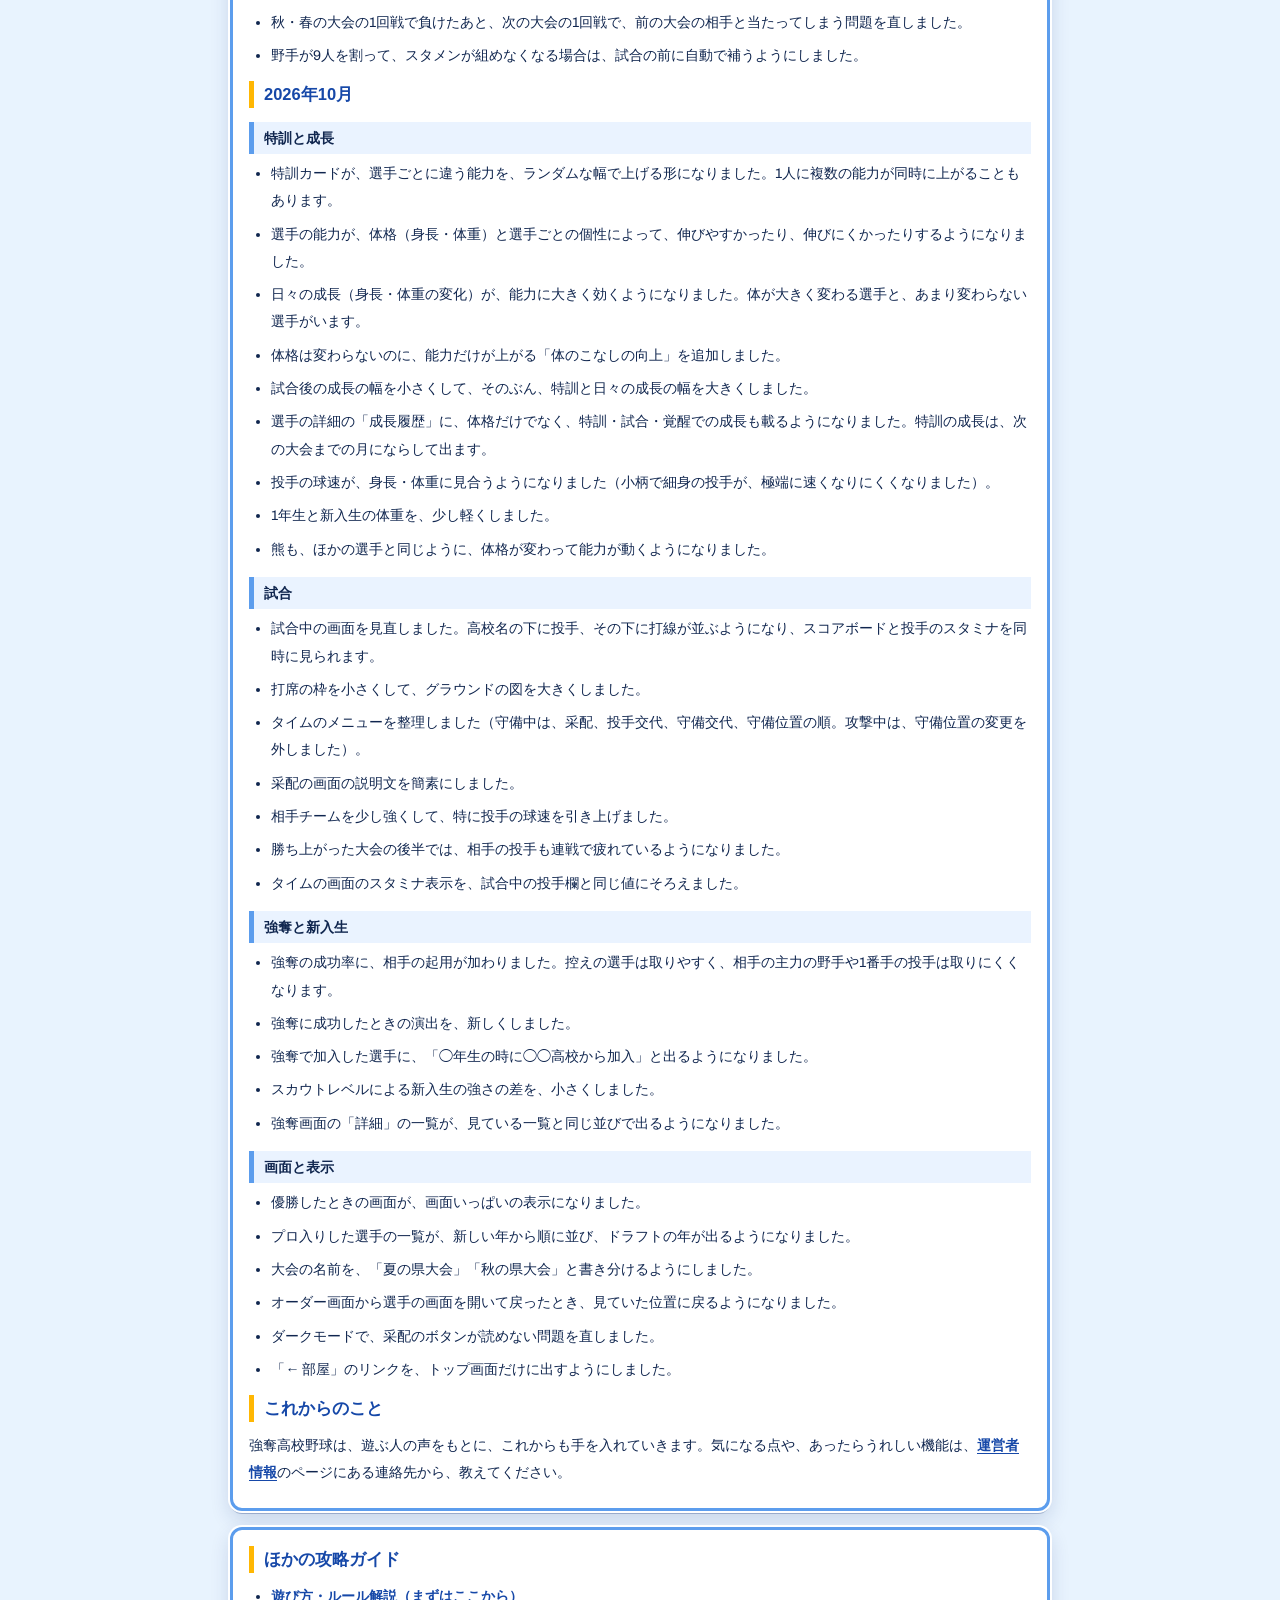
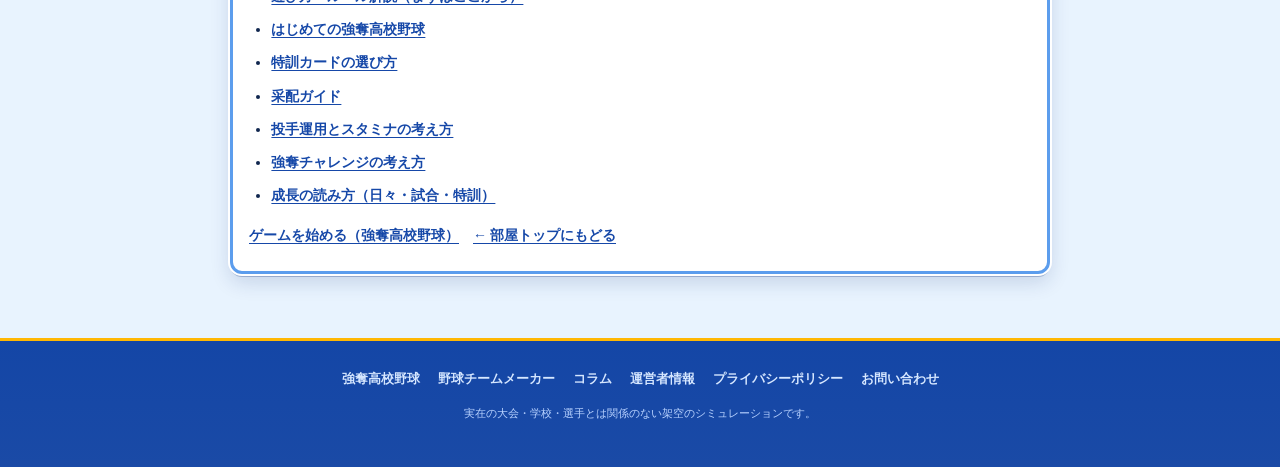
<file: highschool/guide/changelog/index.html>
<!DOCTYPE html>
<html lang="ja">
<head>
<meta charset="UTF-8">
<meta name="viewport" content="width=device-width, initial-scale=1">
<title>強奪高校野球の更新履歴｜部屋</title>
<meta name="description" content="強奪高校野球のこれまでの更新内容。特訓、成長、試合画面、強奪、新入生、体格などの変更点を、新しい順にまとめました。">
<meta name="robots" content="index,follow,max-image-preview:large">
<link rel="canonical" href="https://roomhaird.com/highschool/guide/changelog/">
<meta property="og:type" content="article">
<meta property="og:site_name" content="部屋">
<meta property="og:locale" content="ja_JP">
<meta property="og:title" content="強奪高校野球の更新履歴">
<meta property="og:description" content="強奪高校野球のこれまでの更新内容。特訓、成長、試合画面、強奪、新入生、体格などの変更点を、新しい順にまとめました。">
<meta property="og:url" content="https://roomhaird.com/highschool/guide/changelog/">
<meta property="og:image" content="https://roomhaird.com/highschool/ogp-v4.png">
<meta name="twitter:card" content="summary_large_image">
<script type="application/ld+json">
{
  "@context": "https://schema.org",
  "@graph": [
    {
      "@type": "Article",
      "headline": "強奪高校野球の更新履歴",
      "description": "強奪高校野球のこれまでの更新内容。特訓、成長、試合画面、強奪、新入生、体格などの変更点を、新しい順にまとめました。",
      "inLanguage": "ja",
      "datePublished": "2026-10-30",
      "dateModified": "2026-11-08",
      "author": { "@type": "Person", "name": "部屋の運営者" },
      "publisher": { "@type": "Organization", "name": "部屋", "url": "https://roomhaird.com/" },
      "about": { "@type": "VideoGame", "name": "強奪高校野球", "url": "https://roomhaird.com/highschool/" },
      "mainEntityOfPage": "https://roomhaird.com/highschool/guide/changelog/",
      "isPartOf": { "@type": "WebSite", "name": "部屋", "url": "https://roomhaird.com/" }
    },
    {
      "@type": "BreadcrumbList",
      "itemListElement": [
        { "@type": "ListItem", "position": 1, "name": "部屋", "item": "https://roomhaird.com/" },
        { "@type": "ListItem", "position": 2, "name": "強奪高校野球", "item": "https://roomhaird.com/highschool/" },
        { "@type": "ListItem", "position": 3, "name": "遊び方・ルール解説", "item": "https://roomhaird.com/highschool/guide/" },
        { "@type": "ListItem", "position": 4, "name": "更新履歴", "item": "https://roomhaird.com/highschool/guide/changelog/" }
      ]
    }
  ]
}
</script>
<script>
(function () {
  try {
    var k = localStorage.getItem('npbquiz.theme');
    document.documentElement.dataset.theme =
      k || (window.matchMedia('(prefers-color-scheme: dark)').matches ? 'dark' : 'light');
  } catch (e) {}
})();
</script>
<link rel="stylesheet" href="../../css/style.css">
<link rel="icon" href="data:image/svg+xml,<svg xmlns='http://www.w3.org/2000/svg' viewBox='0 0 16 16'><text y='13' font-size='13'>⚾</text></svg>">
<script async src="https://pagead2.googlesyndication.com/pagead/js/adsbygoogle.js?client=ca-pub-1646091398696967"
     crossorigin="anonymous"></script>
</head>
<body>

<header class="appbar">
  <a class="appbar__home" href="../../../">← 部屋</a>
  <a class="appbar__title" href="../../">強奪高校野球</a>
  <button type="button" class="appbar__icon" id="theme-toggle" aria-label="配色を切り替える">◐</button>
</header>

<main class="container guide">
  <p class="tiny"><a href="../../../">部屋</a> ＞ <a href="../../">強奪高校野球</a> ＞ <a href="../">遊び方・ルール解説</a> ＞ 更新履歴</p>
  <h1 class="section-title">強奪高校野球の更新履歴</h1>
  <section class="about guide__sec guide__intro">
  <p>強奪高校野球は、遊んでくれた人の声をもとに、少しずつ手を入れています。ここでは、これまでの主な更新内容を、新しい順に記録しています。</p>
  <p><a href="../../">ゲームを始める（強奪高校野球）</a></p>
  </section>
  <section class="about guide__sec guide__article">

<h2 class="about__title">2026年11月</h2>
<h3 class="sub">試合と成績画面の修正</h3>
<ul>
<li>点差が開いたとき（5回表を迎えた時点で後攻が10点差以上リードしているなど）に、その回が始まる前に試合が終わってしまうことがあったのを直しました。表の攻撃を終えてから、コールドが決まります。</li>
<li>試合の途中で代打などを出したあとに、先攻側の投手の表示が消えることがあったのを直しました。</li>
<li>試合後の打撃成績と打席結果で、代打で出た選手がスタメンのように並んだり、スタメンが控えのように並んだりしていたのを直しました。打順ごとに、打った順に並びます。</li>
<li>試合中の「タップで次の打席へ」の左側に、次の打者を「3番 ◯◯」の形で出すようにしました。</li>
<li>いまの打者の行（黄色）で、能力の評価が読みにくかったのを、ほかの能力と同じ文字色にしました。</li>
<li>バント・スクイズが決まりやすくなりました。</li>
<li>投手のスタミナの減りを、試合の中で少し早くしました。そのぶん、次の試合までの回復も少し早くなっています。大会が終わったときにも、疲れが抜けます。</li>
<li>おまかせでオーダーを組むとき、守備適性が同じなら、遊撃には二塁より守備と肩力の高い選手が入りやすくなりました。</li>
<li>おまかせでオーダーを組むとき、指名打者は守備を見ずに、打つ力で選ばれるようにしました。</li>
</ul>
<h3 class="sub">成長と体格の調整</h3>
<ul>
<li>成長履歴の月が、月の成果の画面とそろうようにしました。「9月の成果」の変化は、履歴でも9月に載ります。</li>
<li>パワーが、身長だけでなく体重にも影響されるようにしました。入部時の能力・育ちやすさ・上限のどれでも、影響の割合は、身長が4割、体重（身長に対する重さ）が6割です。標準より重いほど強く、軽いほど弱くなります。すでにいる選手は、これまでの効き方のままです。</li>
<li>走力は、身長ではなく体重（身長に対する重さ）で決まるようにしました。標準より重い選手は、入部時の走力・育ちやすさ・上限が低くなります。標準の体重まで絞れば元に戻りますが、それより軽くなっても、速くはなりません。すでにいる選手は、これまでの効き方のままです。</li>
<li>体格（身長）が、入部時の能力・育ちやすさ・上限に効く強さを調整しました。大柄な選手のミート・走力・守備・捕球の不利が小さくなり、走力は上限が高くなります。すでにいる選手は、これまでの効き方のままです。</li>
<li>背の高い野手の、ミート・走力・守備・捕球の「育ちにくさ」を、これまでの半分にしました。背の高い野手も、以前より伸びやすく、上限も高くなります。</li>
<li>投手の球速が、何か月も続けて下がることが少なくなりました。上がったり下がったりしながら、ゆるやかに動きます。</li>
<li>投手と野手の身長・体重の作り方を、同じにしました（平均もばらつきも同じ）。そのうえで、守る場所によるわずかな差をつけました。捕手・一塁手・外野手は少し大きめ、遊撃手・二塁手は少し小さめです。すでにいる選手の身長と能力は変わりません。</li>
<li>選手の身長に上限を設けました。新入生より、対戦相手のほうが少し高くなりえます。対戦相手の身長のばらつきは、少しだけ小さくしました。</li>
<li>月の成果の画面で、投手が番手の順に並ぶようになりました。</li>
<li>月の成果の画面の前のボタンが、「◯月の成果へ」になりました。そのボタンで成果の画面に進み、成果の画面のボタンで次の画面に進みます。</li>
</ul>
<h3 class="sub">そのほか</h3>
<ul>
<li>チーム情報に、各大会の成績の履歴（年・大会・結果）を出すようにしました。新しい順に並びます。大会を押すと、試合ごとの結果（相手校・スコア・勝敗・コールドやサヨナラ・勝敗投手・自校の本塁打）が見られます。試合ごとの記録は、この更新のあとの大会から残ります。</li>
<li>プロ入りした選手の一覧で、選手の記録を見たあとに「一覧に戻る」を押すと、見ていた位置に戻るようにしました。</li>
<li>強奪のボタンを続けて押したときに、同じ選手が2人在籍してしまうことがあったのを直しました。すでに2人在籍している保存データも、読み込むときに1人に直ります。</li>
<li>春の全国大会の出場が決まる画面を、明るい色にしました。出場できなかったときの画面とは、はっきり見分けられます。</li>
<li>チーム情報に、全国大会と春の全国大会の出場回数・優勝回数が出るようになりました。</li>
<li>プロ入りした選手の引退を、その年の成績と年齢で決めるようにしました。好成績の選手は、全盛期に引退しません。成績が下がり、年齢が上がるほど引退しやすくなります。これから指名される選手に適用されます。</li>
<li>プロ入りした選手の一覧を、ポジション・指名順位・獲得タイトルなどで並べ替えられるようになりました。</li>
</ul>
<h3 class="sub">月の成果の出し方</h3>
<ul>
<li>「特訓の成果」の画面をなくしました。特訓が終わると、「◯〜◯月の成果」の画面だけを見て、次へ進みます（特訓で上がった分は、その画面に載っています）。</li>
<li>「冬の成果」の画面をなくしました。特訓のあいだの成長は、特訓が終わるときの「◯〜◯月の成果」にまとまります。</li>
<li>月の途中で入った選手（強奪した選手・新入生）も、入った月の成長が成果の画面に出るようにしました。</li>
<li>特訓のあいだは、月の成果を毎月は出さず、特訓が終わったときに、その期間ぶんをまとめて出すようにしました。特訓で上がった分も、期間の合計で出ます。</li>
</ul>
<h3 class="sub">成長の呼び方</h3>
<ul>
<li>成長の種類を、「日々の成長」「試合での成長」「特訓での成長」の3つに整理して、ガイドとトップの紹介文の言い方をそろえました。</li>
</ul>
<h3 class="sub">時間と「成果」の画面</h3>
<ul>
<li>画面の左上に、ゲームの中の「◯年◯月」を出すようになりました(2026年4月から始まります)。</li>
<li>特訓のカードを選ぶたびに、月が進むようになりました。見送りでは進みません。選べる回数にならして、1か月ずつ進みます。</li>
<li>月が変わる前に、「◯月の成果」の画面を出すようになりました。全員の能力の伸びと、身長・体重の変化が並び、特訓があった月は、特訓で上がった分も出ます。選手名を押すと個人画面を開けます。</li>
<li>秋の大会が終わって冬の特訓をしたあと、春の大会の前に、「冬の成果」の画面を出すようになりました。</li>
<li>成長履歴の表記を、上がった幅のあとに、評価と数字の変化が並ぶ形に変えました。</li>
</ul>
<h3 class="sub">成長のバランス</h3>
<ul>
<li>1回の特訓で、1つの能力が一気に上がりすぎないよう、上がり幅の上限を設けました。</li>
<li>体格が変わらなくても、毎月の練習で、能力が+1だけ上がることがあるようにしました。ずっと伸びない選手が出にくくなっています。</li>
<li>背の高さによる球速・パワーの伸びと上限を、少し抑えました。</li>
<li>球速に上限を設けました。この上限を超えられるのは、球速に天才の才能を持つ選手だけです。</li>
<li>天才の出る確率を下げて、天才の能力の伸びやすさを大きくしました。選手一覧の名前の横に、小さな星が付きます。</li>
<li>試合のあとの覚醒の確率を、下げました。</li>
<li>新入生の強さを、少し下げました。相手チームは、全体に少し強くしました。</li>
</ul>
<h3 class="sub">試合と采配</h3>
<ul>
<li>オーダーの画面に、鍵のマークを付けました。鍵を付けた選手は、「おまかせ」でも必ずスタメンに入ります。</li>
<li>タイムに「変更をリセット」を足しました。そのタイムで行った交代・代打・代走・采配を、すべて取り消せます。</li>
<li>投手は、1人の打者に投げるまで、交代できなくなりました。タイムの中で、何人も入れ替えて試すことはできません。</li>
<li>スキップしたあと、スタミナだけでなく、点を取られ続けたときも、投手が交代するようにしました。</li>
<li>回の頭でタイムをかけたとき、前の回のアウトカウントと走者が残って見える問題を直しました。タイブレークの「無死一二塁」も、回の頭から出ます。</li>
<li>県大会の序盤でコールド負けをすると、野球部がサッカー部になる、という条件にそろえました。</li>
</ul>
<h3 class="sub">強奪と画面</h3>
<ul>
<li>強奪の成功率を、少し上げました。強奪の案内文も、分かりやすく直しました。</li>
<li>強奪の画面と、チーム情報の一覧に、選手名の下に身長・体重を出すようにしました。</li>
<li>秋・春の大会の1回戦で負けたあと、次の大会の1回戦で、前の大会の相手と当たってしまう問題を直しました。</li>
<li>野手が9人を割って、スタメンが組めなくなる場合は、試合の前に自動で補うようにしました。</li>
</ul>

<h2 class="about__title">2026年10月</h2>
<h3 class="sub">特訓と成長</h3>
<ul>
<li>特訓カードが、選手ごとに違う能力を、ランダムな幅で上げる形になりました。1人に複数の能力が同時に上がることもあります。</li>
<li>選手の能力が、体格（身長・体重）と選手ごとの個性によって、伸びやすかったり、伸びにくかったりするようになりました。</li>
<li>日々の成長（身長・体重の変化）が、能力に大きく効くようになりました。体が大きく変わる選手と、あまり変わらない選手がいます。</li>
<li>体格は変わらないのに、能力だけが上がる「体のこなしの向上」を追加しました。</li>
<li>試合後の成長の幅を小さくして、そのぶん、特訓と日々の成長の幅を大きくしました。</li>
<li>選手の詳細の「成長履歴」に、体格だけでなく、特訓・試合・覚醒での成長も載るようになりました。特訓の成長は、次の大会までの月にならして出ます。</li>
<li>投手の球速が、身長・体重に見合うようになりました（小柄で細身の投手が、極端に速くなりにくくなりました）。</li>
<li>1年生と新入生の体重を、少し軽くしました。</li>
<li>熊も、ほかの選手と同じように、体格が変わって能力が動くようになりました。</li>
</ul>
<h3 class="sub">試合</h3>
<ul>
<li>試合中の画面を見直しました。高校名の下に投手、その下に打線が並ぶようになり、スコアボードと投手のスタミナを同時に見られます。</li>
<li>打席の枠を小さくして、グラウンドの図を大きくしました。</li>
<li>タイムのメニューを整理しました（守備中は、采配、投手交代、守備交代、守備位置の順。攻撃中は、守備位置の変更を外しました）。</li>
<li>采配の画面の説明文を簡素にしました。</li>
<li>相手チームを少し強くして、特に投手の球速を引き上げました。</li>
<li>勝ち上がった大会の後半では、相手の投手も連戦で疲れているようになりました。</li>
<li>タイムの画面のスタミナ表示を、試合中の投手欄と同じ値にそろえました。</li>
</ul>
<h3 class="sub">強奪と新入生</h3>
<ul>
<li>強奪の成功率に、相手の起用が加わりました。控えの選手は取りやすく、相手の主力の野手や1番手の投手は取りにくくなります。</li>
<li>強奪に成功したときの演出を、新しくしました。</li>
<li>強奪で加入した選手に、「◯年生の時に◯◯高校から加入」と出るようになりました。</li>
<li>スカウトレベルによる新入生の強さの差を、小さくしました。</li>
<li>強奪画面の「詳細」の一覧が、見ている一覧と同じ並びで出るようになりました。</li>
</ul>
<h3 class="sub">画面と表示</h3>
<ul>
<li>優勝したときの画面が、画面いっぱいの表示になりました。</li>
<li>プロ入りした選手の一覧が、新しい年から順に並び、ドラフトの年が出るようになりました。</li>
<li>大会の名前を、「夏の県大会」「秋の県大会」と書き分けるようにしました。</li>
<li>オーダー画面から選手の画面を開いて戻ったとき、見ていた位置に戻るようになりました。</li>
<li>ダークモードで、采配のボタンが読めない問題を直しました。</li>
<li>「← 部屋」のリンクを、トップ画面だけに出すようにしました。</li>
</ul>

<h2 class="about__title">これからのこと</h2>
<p>強奪高校野球は、遊ぶ人の声をもとに、これからも手を入れていきます。気になる点や、あったらうれしい機能は、<a href="../../../about.html">運営者情報</a>のページにある連絡先から、教えてください。</p>

  </section>
  <section class="about guide__sec">
  <h2 class="about__title">ほかの攻略ガイド</h2>
  <ul>
<li><a href="../">遊び方・ルール解説（まずはここから）</a></li>
<li><a href="../start/">はじめての強奪高校野球</a></li>
<li><a href="../training/">特訓カードの選び方</a></li>
<li><a href="../orders/">采配ガイド</a></li>
<li><a href="../pitching/">投手運用とスタミナの考え方</a></li>
<li><a href="../poach/">強奪チャレンジの考え方</a></li>
<li><a href="../body/">成長の読み方（日々・試合・特訓）</a></li>
  </ul>
  <p><a href="../../">ゲームを始める（強奪高校野球）</a>　<a href="../../../">← 部屋トップにもどる</a></p>
  </section>
</main>

<footer class="site-footer">
  <nav class="footer-nav">
    <a href="../../">強奪高校野球</a>
    <a href="../../../team/">野球チームメーカー</a>
    <a href="../../../column/">コラム</a>
    <a href="../../../about.html">運営者情報</a>
    <a href="../../../privacy.html">プライバシーポリシー</a>
    <a href="../../../contact.html">お問い合わせ</a>
  </nav>
  <p class="footer-note">実在の大会・学校・選手とは関係のない架空のシミュレーションです。</p>
</footer>
<script src="../../../js/theme.js"></script>
</body>
</html>
</file>
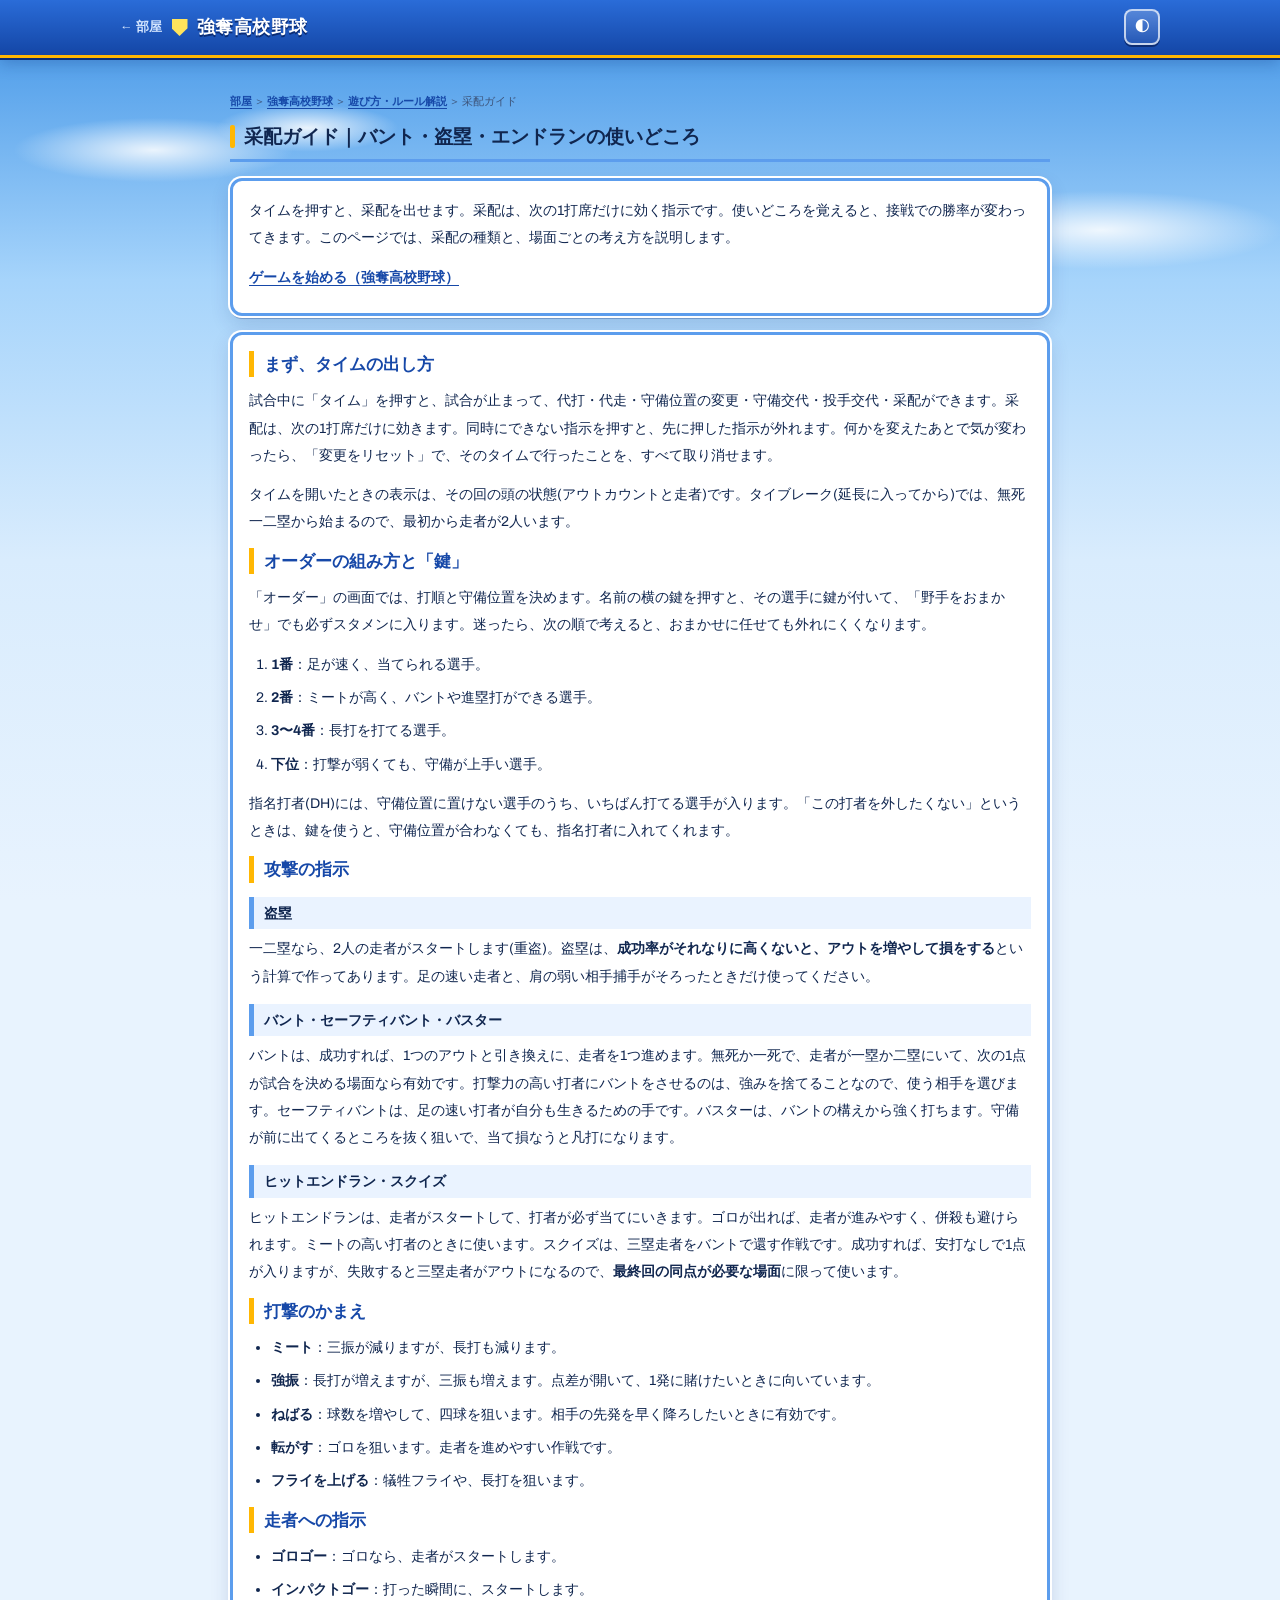
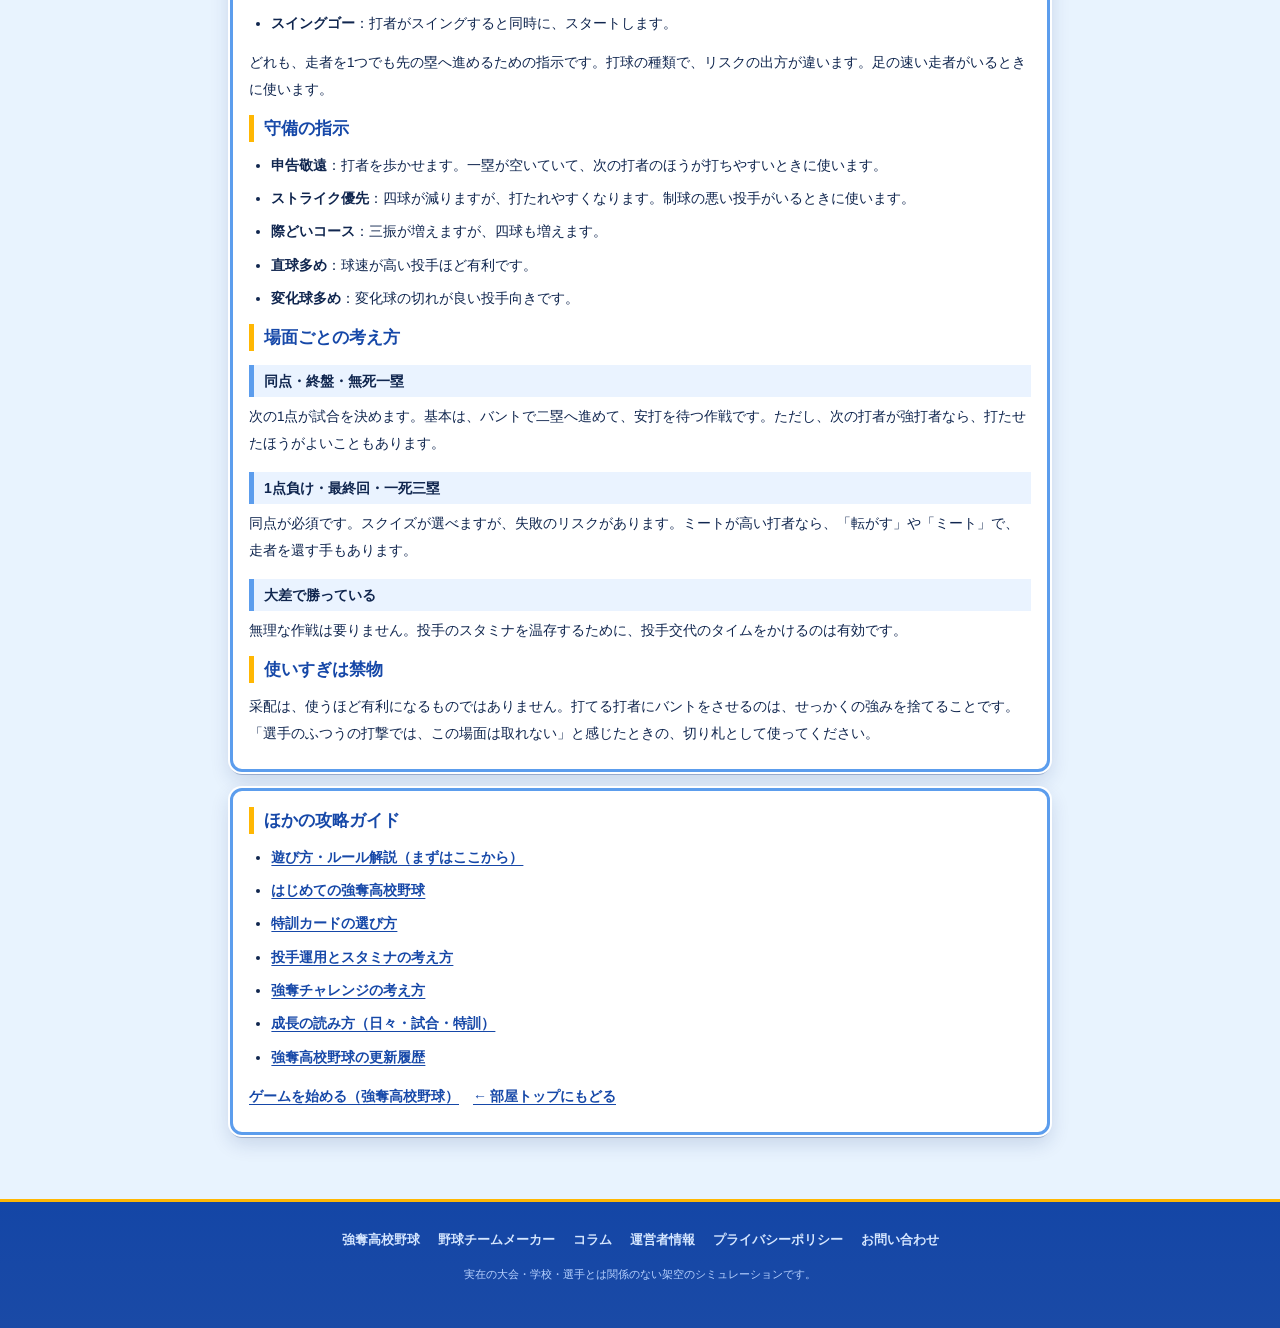
<file: highschool/guide/orders/index.html>
<!DOCTYPE html>
<html lang="ja">
<head>
<meta charset="UTF-8">
<meta name="viewport" content="width=device-width, initial-scale=1">
<title>采配ガイド｜バント・盗塁・エンドランの使いどころ｜部屋</title>
<meta name="description" content="強奪高校野球の采配（バント、盗塁、エンドラン、スクイズ、敬遠など）の効果と使いどころを、場面ごとに解説。攻撃と守備、それぞれの考え方をまとめました。">
<meta name="robots" content="index,follow,max-image-preview:large">
<link rel="canonical" href="https://roomhaird.com/highschool/guide/orders/">
<meta property="og:type" content="article">
<meta property="og:site_name" content="部屋">
<meta property="og:locale" content="ja_JP">
<meta property="og:title" content="采配ガイド｜バント・盗塁・エンドランの使いどころ">
<meta property="og:description" content="強奪高校野球の采配（バント、盗塁、エンドラン、スクイズ、敬遠など）の効果と使いどころを、場面ごとに解説。攻撃と守備、それぞれの考え方をまとめました。">
<meta property="og:url" content="https://roomhaird.com/highschool/guide/orders/">
<meta property="og:image" content="https://roomhaird.com/highschool/ogp-v4.png">
<meta name="twitter:card" content="summary_large_image">
<script type="application/ld+json">
{
  "@context": "https://schema.org",
  "@graph": [
    {
      "@type": "Article",
      "headline": "采配ガイド｜バント・盗塁・エンドランの使いどころ",
      "description": "強奪高校野球の采配（バント、盗塁、エンドラン、スクイズ、敬遠など）の効果と使いどころを、場面ごとに解説。攻撃と守備、それぞれの考え方をまとめました。",
      "inLanguage": "ja",
      "datePublished": "2026-10-30",
      "dateModified": "2026-11-08",
      "author": { "@type": "Person", "name": "部屋の運営者" },
      "publisher": { "@type": "Organization", "name": "部屋", "url": "https://roomhaird.com/" },
      "about": { "@type": "VideoGame", "name": "強奪高校野球", "url": "https://roomhaird.com/highschool/" },
      "mainEntityOfPage": "https://roomhaird.com/highschool/guide/orders/",
      "isPartOf": { "@type": "WebSite", "name": "部屋", "url": "https://roomhaird.com/" }
    },
    {
      "@type": "BreadcrumbList",
      "itemListElement": [
        { "@type": "ListItem", "position": 1, "name": "部屋", "item": "https://roomhaird.com/" },
        { "@type": "ListItem", "position": 2, "name": "強奪高校野球", "item": "https://roomhaird.com/highschool/" },
        { "@type": "ListItem", "position": 3, "name": "遊び方・ルール解説", "item": "https://roomhaird.com/highschool/guide/" },
        { "@type": "ListItem", "position": 4, "name": "采配ガイド", "item": "https://roomhaird.com/highschool/guide/orders/" }
      ]
    }
  ]
}
</script>
<script>
(function () {
  try {
    var k = localStorage.getItem('npbquiz.theme');
    document.documentElement.dataset.theme =
      k || (window.matchMedia('(prefers-color-scheme: dark)').matches ? 'dark' : 'light');
  } catch (e) {}
})();
</script>
<link rel="stylesheet" href="../../css/style.css">
<link rel="icon" href="data:image/svg+xml,<svg xmlns='http://www.w3.org/2000/svg' viewBox='0 0 16 16'><text y='13' font-size='13'>⚾</text></svg>">
<script async src="https://pagead2.googlesyndication.com/pagead/js/adsbygoogle.js?client=ca-pub-1646091398696967"
     crossorigin="anonymous"></script>
</head>
<body>

<header class="appbar">
  <a class="appbar__home" href="../../../">← 部屋</a>
  <a class="appbar__title" href="../../">強奪高校野球</a>
  <button type="button" class="appbar__icon" id="theme-toggle" aria-label="配色を切り替える">◐</button>
</header>

<main class="container guide">
  <p class="tiny"><a href="../../../">部屋</a> ＞ <a href="../../">強奪高校野球</a> ＞ <a href="../">遊び方・ルール解説</a> ＞ 采配ガイド</p>
  <h1 class="section-title">采配ガイド｜バント・盗塁・エンドランの使いどころ</h1>
  <section class="about guide__sec guide__intro">
  <p>タイムを押すと、采配を出せます。采配は、次の1打席だけに効く指示です。使いどころを覚えると、接戦での勝率が変わってきます。このページでは、采配の種類と、場面ごとの考え方を説明します。</p>
  <p><a href="../../">ゲームを始める（強奪高校野球）</a></p>
  </section>
  <section class="about guide__sec guide__article">
<h2 class="about__title">まず、タイムの出し方</h2>
<p>試合中に「タイム」を押すと、試合が止まって、代打・代走・守備位置の変更・守備交代・投手交代・采配ができます。采配は、次の1打席だけに効きます。同時にできない指示を押すと、先に押した指示が外れます。何かを変えたあとで気が変わったら、「変更をリセット」で、そのタイムで行ったことを、すべて取り消せます。</p>
<p>タイムを開いたときの表示は、その回の頭の状態(アウトカウントと走者)です。タイブレーク(延長に入ってから)では、無死一二塁から始まるので、最初から走者が2人います。</p>

<h2 class="about__title">オーダーの組み方と「鍵」</h2>
<p>「オーダー」の画面では、打順と守備位置を決めます。名前の横の鍵を押すと、その選手に鍵が付いて、「野手をおまかせ」でも必ずスタメンに入ります。迷ったら、次の順で考えると、おまかせに任せても外れにくくなります。</p>
<ol>
<li><b>1番</b>：足が速く、当てられる選手。</li>
<li><b>2番</b>：ミートが高く、バントや進塁打ができる選手。</li>
<li><b>3〜4番</b>：長打を打てる選手。</li>
<li><b>下位</b>：打撃が弱くても、守備が上手い選手。</li>
</ol>
<p>指名打者(DH)には、守備位置に置けない選手のうち、いちばん打てる選手が入ります。「この打者を外したくない」というときは、鍵を使うと、守備位置が合わなくても、指名打者に入れてくれます。</p>

<h2 class="about__title">攻撃の指示</h2>

<h3 class="sub">盗塁</h3>
<p>一二塁なら、2人の走者がスタートします(重盗)。盗塁は、<b>成功率がそれなりに高くないと、アウトを増やして損をする</b>という計算で作ってあります。足の速い走者と、肩の弱い相手捕手がそろったときだけ使ってください。</p>

<h3 class="sub">バント・セーフティバント・バスター</h3>
<p>バントは、成功すれば、1つのアウトと引き換えに、走者を1つ進めます。無死か一死で、走者が一塁か二塁にいて、次の1点が試合を決める場面なら有効です。打撃力の高い打者にバントをさせるのは、強みを捨てることなので、使う相手を選びます。セーフティバントは、足の速い打者が自分も生きるための手です。バスターは、バントの構えから強く打ちます。守備が前に出てくるところを抜く狙いで、当て損なうと凡打になります。</p>

<h3 class="sub">ヒットエンドラン・スクイズ</h3>
<p>ヒットエンドランは、走者がスタートして、打者が必ず当てにいきます。ゴロが出れば、走者が進みやすく、併殺も避けられます。ミートの高い打者のときに使います。スクイズは、三塁走者をバントで還す作戦です。成功すれば、安打なしで1点が入りますが、失敗すると三塁走者がアウトになるので、<b>最終回の同点が必要な場面</b>に限って使います。</p>

<h2 class="about__title">打撃のかまえ</h2>
<ul>
<li><b>ミート</b>：三振が減りますが、長打も減ります。</li>
<li><b>強振</b>：長打が増えますが、三振も増えます。点差が開いて、1発に賭けたいときに向いています。</li>
<li><b>ねばる</b>：球数を増やして、四球を狙います。相手の先発を早く降ろしたいときに有効です。</li>
<li><b>転がす</b>：ゴロを狙います。走者を進めやすい作戦です。</li>
<li><b>フライを上げる</b>：犠牲フライや、長打を狙います。</li>
</ul>

<h2 class="about__title">走者への指示</h2>
<ul>
<li><b>ゴロゴー</b>：ゴロなら、走者がスタートします。</li>
<li><b>インパクトゴー</b>：打った瞬間に、スタートします。</li>
<li><b>スイングゴー</b>：打者がスイングすると同時に、スタートします。</li>
</ul>
<p>どれも、走者を1つでも先の塁へ進めるための指示です。打球の種類で、リスクの出方が違います。足の速い走者がいるときに使います。</p>

<h2 class="about__title">守備の指示</h2>
<ul>
<li><b>申告敬遠</b>：打者を歩かせます。一塁が空いていて、次の打者のほうが打ちやすいときに使います。</li>
<li><b>ストライク優先</b>：四球が減りますが、打たれやすくなります。制球の悪い投手がいるときに使います。</li>
<li><b>際どいコース</b>：三振が増えますが、四球も増えます。</li>
<li><b>直球多め</b>：球速が高い投手ほど有利です。</li>
<li><b>変化球多め</b>：変化球の切れが良い投手向きです。</li>
</ul>

<h2 class="about__title">場面ごとの考え方</h2>
<h3 class="sub">同点・終盤・無死一塁</h3>
<p>次の1点が試合を決めます。基本は、バントで二塁へ進めて、安打を待つ作戦です。ただし、次の打者が強打者なら、打たせたほうがよいこともあります。</p>
<h3 class="sub">1点負け・最終回・一死三塁</h3>
<p>同点が必須です。スクイズが選べますが、失敗のリスクがあります。ミートが高い打者なら、「転がす」や「ミート」で、走者を還す手もあります。</p>
<h3 class="sub">大差で勝っている</h3>
<p>無理な作戦は要りません。投手のスタミナを温存するために、投手交代のタイムをかけるのは有効です。</p>

<h2 class="about__title">使いすぎは禁物</h2>
<p>采配は、使うほど有利になるものではありません。打てる打者にバントをさせるのは、せっかくの強みを捨てることです。「選手のふつうの打撃では、この場面は取れない」と感じたときの、切り札として使ってください。</p>
</section>
  <section class="about guide__sec">
  <h2 class="about__title">ほかの攻略ガイド</h2>
  <ul>
<li><a href="../">遊び方・ルール解説（まずはここから）</a></li>
<li><a href="../start/">はじめての強奪高校野球</a></li>
<li><a href="../training/">特訓カードの選び方</a></li>
<li><a href="../pitching/">投手運用とスタミナの考え方</a></li>
<li><a href="../poach/">強奪チャレンジの考え方</a></li>
<li><a href="../body/">成長の読み方（日々・試合・特訓）</a></li>
<li><a href="../changelog/">強奪高校野球の更新履歴</a></li>
  </ul>
  <p><a href="../../">ゲームを始める（強奪高校野球）</a>　<a href="../../../">← 部屋トップにもどる</a></p>
  </section>
</main>

<footer class="site-footer">
  <nav class="footer-nav">
    <a href="../../">強奪高校野球</a>
    <a href="../../../team/">野球チームメーカー</a>
    <a href="../../../column/">コラム</a>
    <a href="../../../about.html">運営者情報</a>
    <a href="../../../privacy.html">プライバシーポリシー</a>
    <a href="../../../contact.html">お問い合わせ</a>
  </nav>
  <p class="footer-note">実在の大会・学校・選手とは関係のない架空のシミュレーションです。</p>
</footer>
<script src="../../../js/theme.js"></script>
</body>
</html>
</file>
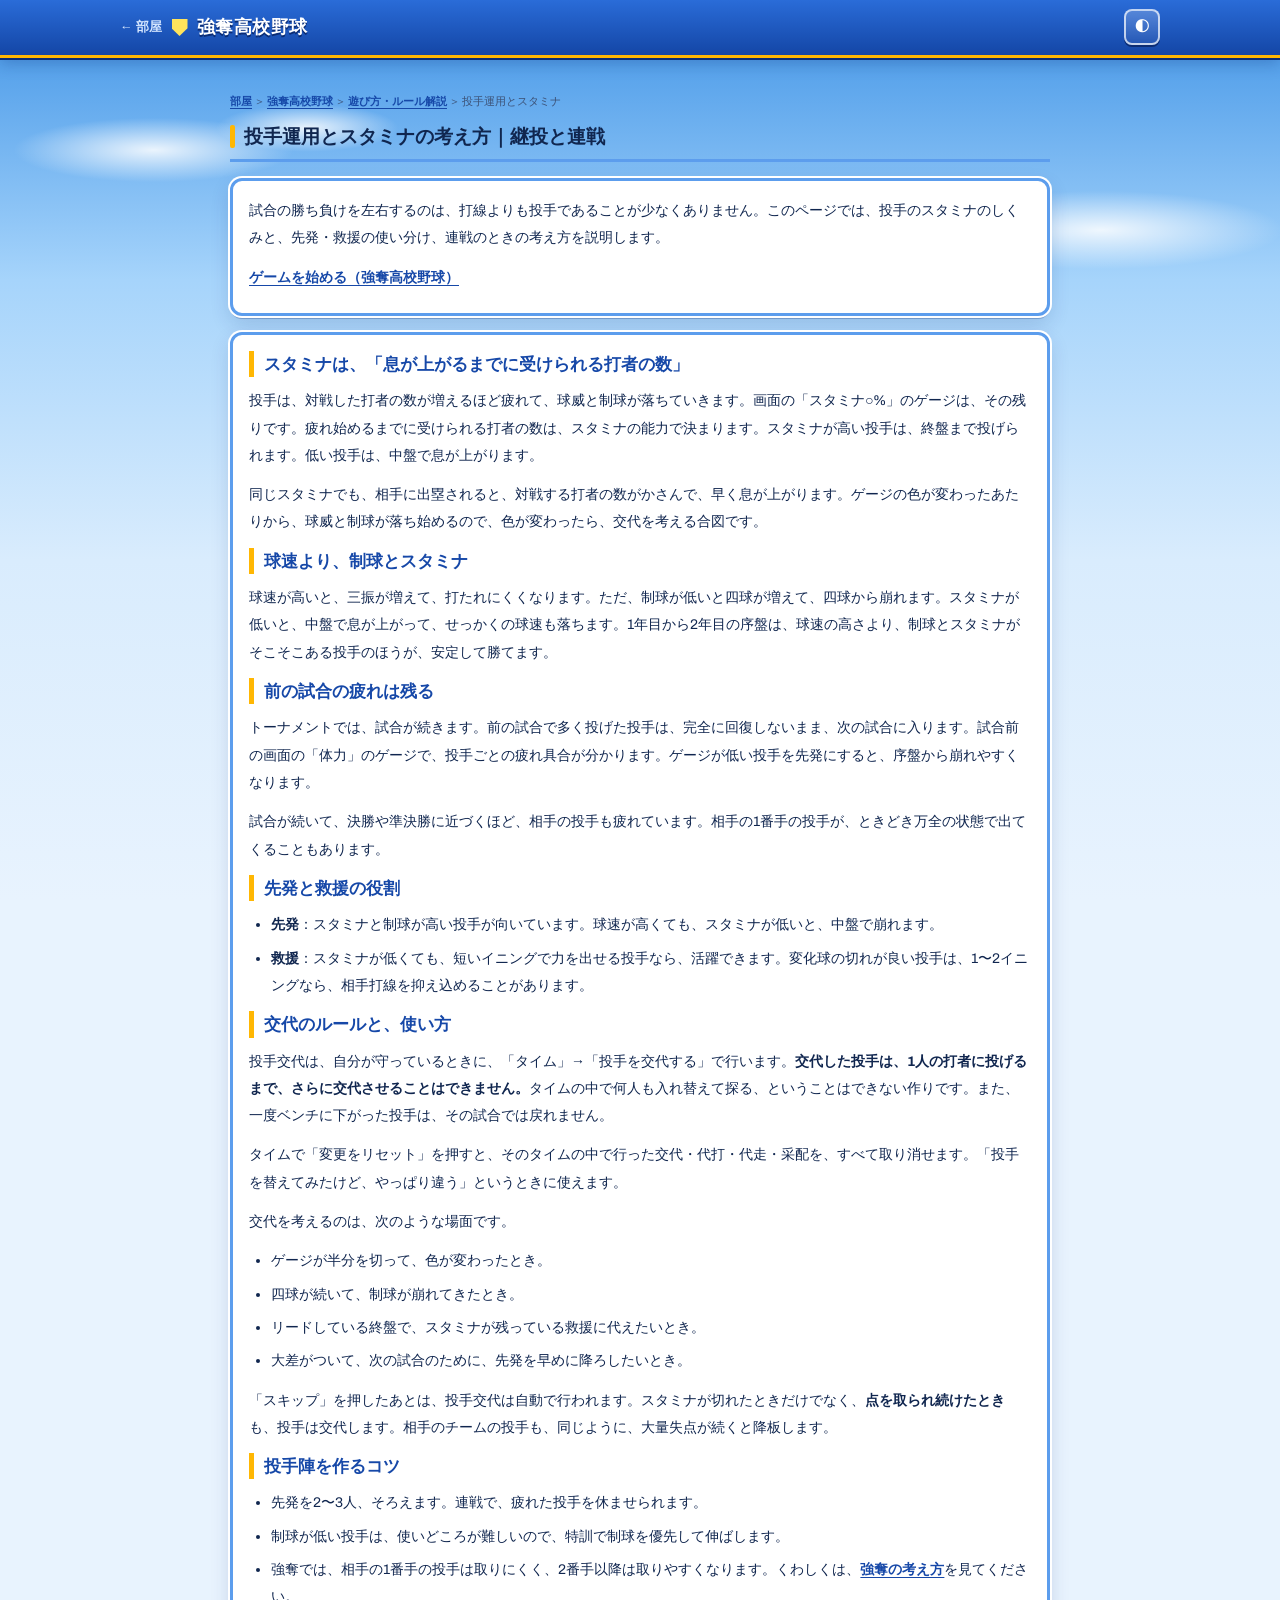
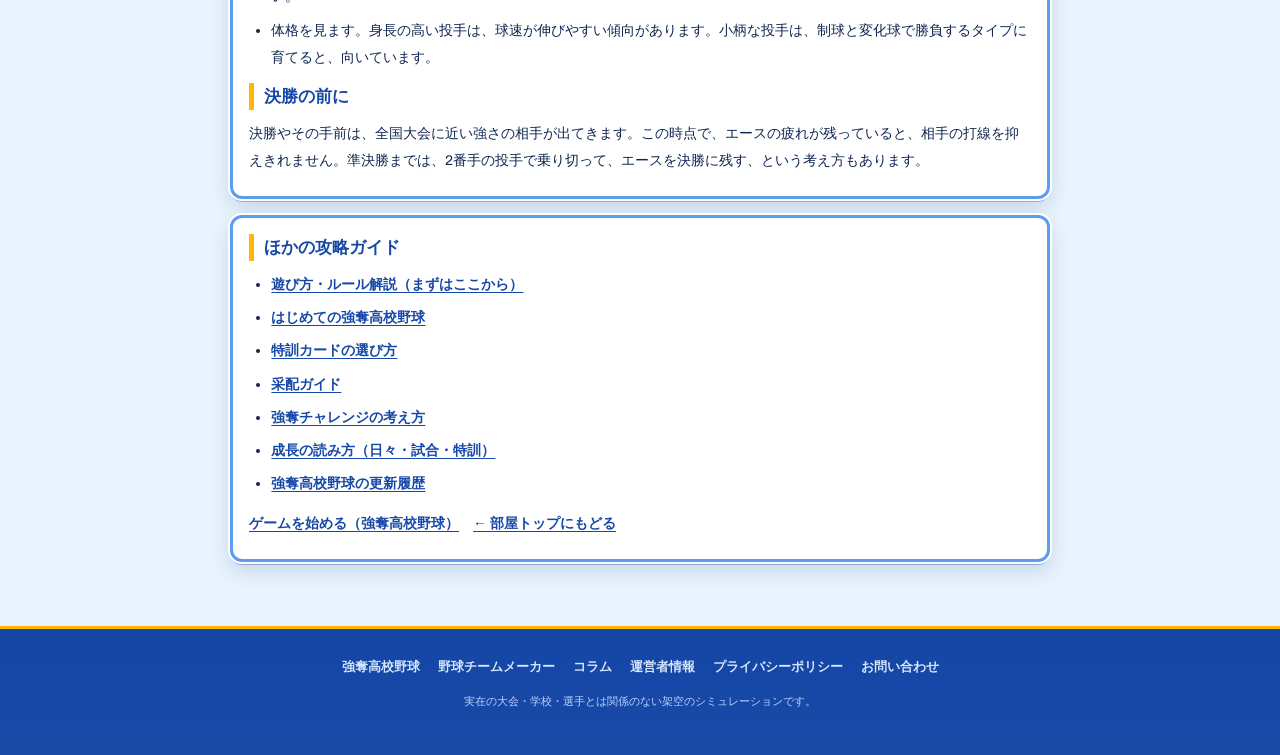
<file: highschool/guide/pitching/index.html>
<!DOCTYPE html>
<html lang="ja">
<head>
<meta charset="UTF-8">
<meta name="viewport" content="width=device-width, initial-scale=1">
<title>投手運用とスタミナの考え方｜継投と連戦｜部屋</title>
<meta name="description" content="強奪高校野球の投手運用ガイド。先発と救援の使い分け、スタミナの見方、連戦での疲れ、投手交代のタイミングを解説します。">
<meta name="robots" content="index,follow,max-image-preview:large">
<link rel="canonical" href="https://roomhaird.com/highschool/guide/pitching/">
<meta property="og:type" content="article">
<meta property="og:site_name" content="部屋">
<meta property="og:locale" content="ja_JP">
<meta property="og:title" content="投手運用とスタミナの考え方｜継投と連戦">
<meta property="og:description" content="強奪高校野球の投手運用ガイド。先発と救援の使い分け、スタミナの見方、連戦での疲れ、投手交代のタイミングを解説します。">
<meta property="og:url" content="https://roomhaird.com/highschool/guide/pitching/">
<meta property="og:image" content="https://roomhaird.com/highschool/ogp-v4.png">
<meta name="twitter:card" content="summary_large_image">
<script type="application/ld+json">
{
  "@context": "https://schema.org",
  "@graph": [
    {
      "@type": "Article",
      "headline": "投手運用とスタミナの考え方｜継投と連戦",
      "description": "強奪高校野球の投手運用ガイド。先発と救援の使い分け、スタミナの見方、連戦での疲れ、投手交代のタイミングを解説します。",
      "inLanguage": "ja",
      "datePublished": "2026-10-30",
      "dateModified": "2026-11-08",
      "author": { "@type": "Person", "name": "部屋の運営者" },
      "publisher": { "@type": "Organization", "name": "部屋", "url": "https://roomhaird.com/" },
      "about": { "@type": "VideoGame", "name": "強奪高校野球", "url": "https://roomhaird.com/highschool/" },
      "mainEntityOfPage": "https://roomhaird.com/highschool/guide/pitching/",
      "isPartOf": { "@type": "WebSite", "name": "部屋", "url": "https://roomhaird.com/" }
    },
    {
      "@type": "BreadcrumbList",
      "itemListElement": [
        { "@type": "ListItem", "position": 1, "name": "部屋", "item": "https://roomhaird.com/" },
        { "@type": "ListItem", "position": 2, "name": "強奪高校野球", "item": "https://roomhaird.com/highschool/" },
        { "@type": "ListItem", "position": 3, "name": "遊び方・ルール解説", "item": "https://roomhaird.com/highschool/guide/" },
        { "@type": "ListItem", "position": 4, "name": "投手運用とスタミナ", "item": "https://roomhaird.com/highschool/guide/pitching/" }
      ]
    }
  ]
}
</script>
<script>
(function () {
  try {
    var k = localStorage.getItem('npbquiz.theme');
    document.documentElement.dataset.theme =
      k || (window.matchMedia('(prefers-color-scheme: dark)').matches ? 'dark' : 'light');
  } catch (e) {}
})();
</script>
<link rel="stylesheet" href="../../css/style.css">
<link rel="icon" href="data:image/svg+xml,<svg xmlns='http://www.w3.org/2000/svg' viewBox='0 0 16 16'><text y='13' font-size='13'>⚾</text></svg>">
<script async src="https://pagead2.googlesyndication.com/pagead/js/adsbygoogle.js?client=ca-pub-1646091398696967"
     crossorigin="anonymous"></script>
</head>
<body>

<header class="appbar">
  <a class="appbar__home" href="../../../">← 部屋</a>
  <a class="appbar__title" href="../../">強奪高校野球</a>
  <button type="button" class="appbar__icon" id="theme-toggle" aria-label="配色を切り替える">◐</button>
</header>

<main class="container guide">
  <p class="tiny"><a href="../../../">部屋</a> ＞ <a href="../../">強奪高校野球</a> ＞ <a href="../">遊び方・ルール解説</a> ＞ 投手運用とスタミナ</p>
  <h1 class="section-title">投手運用とスタミナの考え方｜継投と連戦</h1>
  <section class="about guide__sec guide__intro">
  <p>試合の勝ち負けを左右するのは、打線よりも投手であることが少なくありません。このページでは、投手のスタミナのしくみと、先発・救援の使い分け、連戦のときの考え方を説明します。</p>
  <p><a href="../../">ゲームを始める（強奪高校野球）</a></p>
  </section>
  <section class="about guide__sec guide__article">
<h2 class="about__title">スタミナは、「息が上がるまでに受けられる打者の数」</h2>
<p>投手は、対戦した打者の数が増えるほど疲れて、球威と制球が落ちていきます。画面の「スタミナ○%」のゲージは、その残りです。疲れ始めるまでに受けられる打者の数は、スタミナの能力で決まります。スタミナが高い投手は、終盤まで投げられます。低い投手は、中盤で息が上がります。</p>
<p>同じスタミナでも、相手に出塁されると、対戦する打者の数がかさんで、早く息が上がります。ゲージの色が変わったあたりから、球威と制球が落ち始めるので、色が変わったら、交代を考える合図です。</p>

<h2 class="about__title">球速より、制球とスタミナ</h2>
<p>球速が高いと、三振が増えて、打たれにくくなります。ただ、制球が低いと四球が増えて、四球から崩れます。スタミナが低いと、中盤で息が上がって、せっかくの球速も落ちます。1年目から2年目の序盤は、球速の高さより、制球とスタミナがそこそこある投手のほうが、安定して勝てます。</p>

<h2 class="about__title">前の試合の疲れは残る</h2>
<p>トーナメントでは、試合が続きます。前の試合で多く投げた投手は、完全に回復しないまま、次の試合に入ります。試合前の画面の「体力」のゲージで、投手ごとの疲れ具合が分かります。ゲージが低い投手を先発にすると、序盤から崩れやすくなります。</p>
<p>試合が続いて、決勝や準決勝に近づくほど、相手の投手も疲れています。相手の1番手の投手が、ときどき万全の状態で出てくることもあります。</p>

<h2 class="about__title">先発と救援の役割</h2>
<ul>
<li><b>先発</b>：スタミナと制球が高い投手が向いています。球速が高くても、スタミナが低いと、中盤で崩れます。</li>
<li><b>救援</b>：スタミナが低くても、短いイニングで力を出せる投手なら、活躍できます。変化球の切れが良い投手は、1〜2イニングなら、相手打線を抑え込めることがあります。</li>
</ul>

<h2 class="about__title">交代のルールと、使い方</h2>
<p>投手交代は、自分が守っているときに、「タイム」→「投手を交代する」で行います。<b>交代した投手は、1人の打者に投げるまで、さらに交代させることはできません。</b>タイムの中で何人も入れ替えて探る、ということはできない作りです。また、一度ベンチに下がった投手は、その試合では戻れません。</p>
<p>タイムで「変更をリセット」を押すと、そのタイムの中で行った交代・代打・代走・采配を、すべて取り消せます。「投手を替えてみたけど、やっぱり違う」というときに使えます。</p>
<p>交代を考えるのは、次のような場面です。</p>
<ul>
<li>ゲージが半分を切って、色が変わったとき。</li>
<li>四球が続いて、制球が崩れてきたとき。</li>
<li>リードしている終盤で、スタミナが残っている救援に代えたいとき。</li>
<li>大差がついて、次の試合のために、先発を早めに降ろしたいとき。</li>
</ul>
<p>「スキップ」を押したあとは、投手交代は自動で行われます。スタミナが切れたときだけでなく、<b>点を取られ続けたとき</b>も、投手は交代します。相手のチームの投手も、同じように、大量失点が続くと降板します。</p>

<h2 class="about__title">投手陣を作るコツ</h2>
<ul>
<li>先発を2〜3人、そろえます。連戦で、疲れた投手を休ませられます。</li>
<li>制球が低い投手は、使いどころが難しいので、特訓で制球を優先して伸ばします。</li>
<li>強奪では、相手の1番手の投手は取りにくく、2番手以降は取りやすくなります。くわしくは、<a href="../poach/">強奪の考え方</a>を見てください。</li>
<li>体格を見ます。身長の高い投手は、球速が伸びやすい傾向があります。小柄な投手は、制球と変化球で勝負するタイプに育てると、向いています。</li>
</ul>

<h2 class="about__title">決勝の前に</h2>
<p>決勝やその手前は、全国大会に近い強さの相手が出てきます。この時点で、エースの疲れが残っていると、相手の打線を抑えきれません。準決勝までは、2番手の投手で乗り切って、エースを決勝に残す、という考え方もあります。</p>
</section>
  <section class="about guide__sec">
  <h2 class="about__title">ほかの攻略ガイド</h2>
  <ul>
<li><a href="../">遊び方・ルール解説（まずはここから）</a></li>
<li><a href="../start/">はじめての強奪高校野球</a></li>
<li><a href="../training/">特訓カードの選び方</a></li>
<li><a href="../orders/">采配ガイド</a></li>
<li><a href="../poach/">強奪チャレンジの考え方</a></li>
<li><a href="../body/">成長の読み方（日々・試合・特訓）</a></li>
<li><a href="../changelog/">強奪高校野球の更新履歴</a></li>
  </ul>
  <p><a href="../../">ゲームを始める（強奪高校野球）</a>　<a href="../../../">← 部屋トップにもどる</a></p>
  </section>
</main>

<footer class="site-footer">
  <nav class="footer-nav">
    <a href="../../">強奪高校野球</a>
    <a href="../../../team/">野球チームメーカー</a>
    <a href="../../../column/">コラム</a>
    <a href="../../../about.html">運営者情報</a>
    <a href="../../../privacy.html">プライバシーポリシー</a>
    <a href="../../../contact.html">お問い合わせ</a>
  </nav>
  <p class="footer-note">実在の大会・学校・選手とは関係のない架空のシミュレーションです。</p>
</footer>
<script src="../../../js/theme.js"></script>
</body>
</html>
</file>
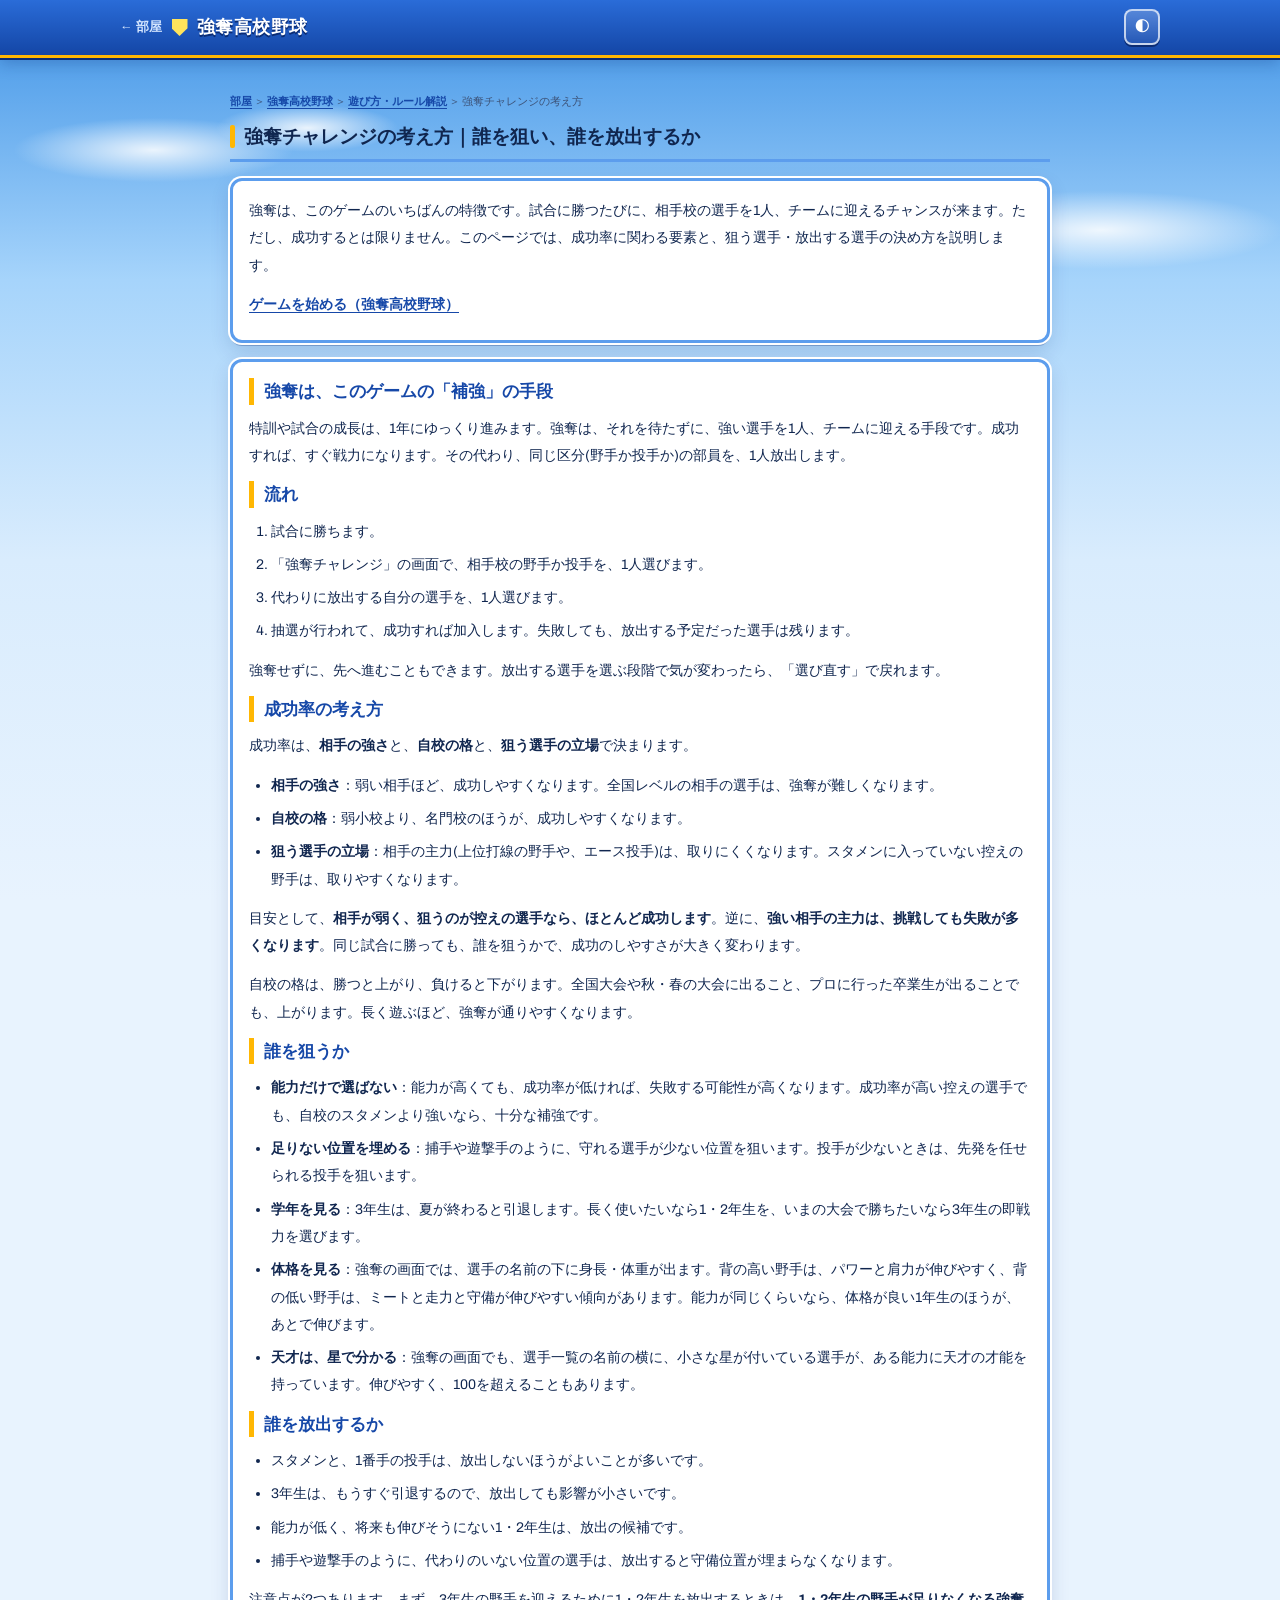
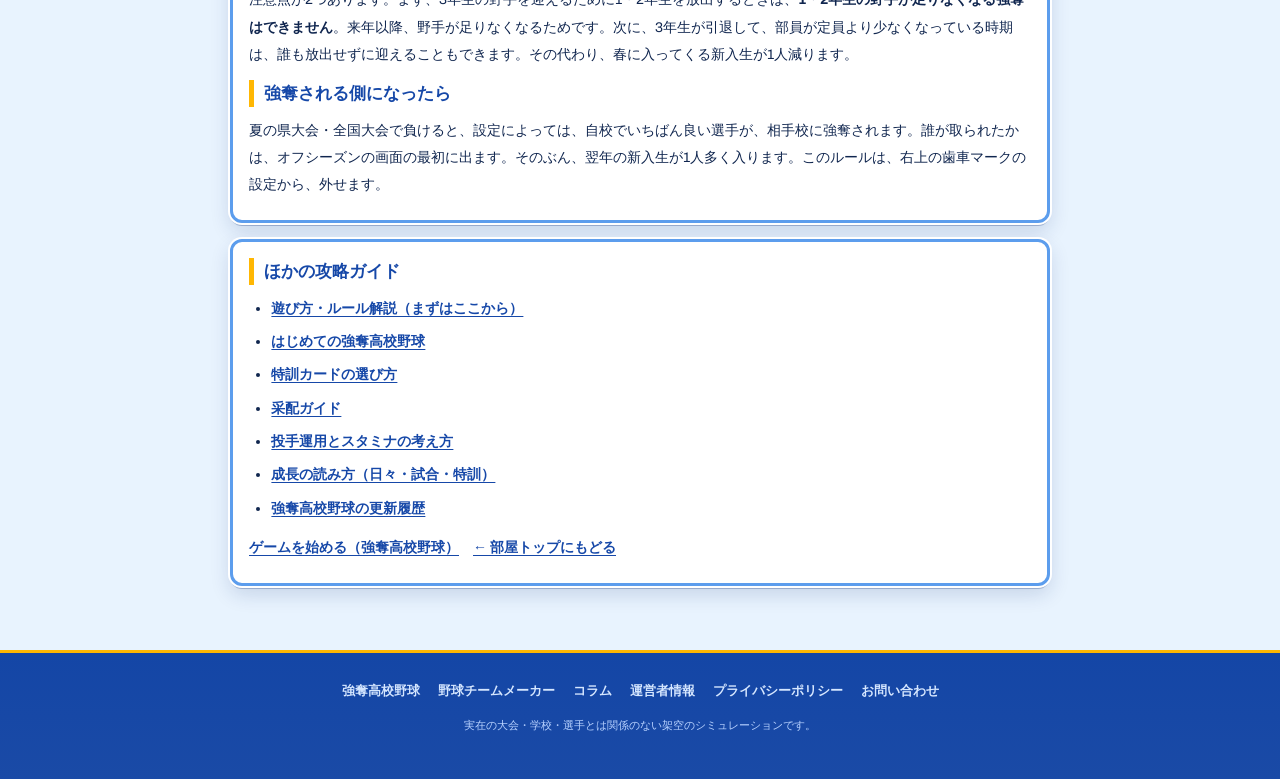
<file: highschool/guide/poach/index.html>
<!DOCTYPE html>
<html lang="ja">
<head>
<meta charset="UTF-8">
<meta name="viewport" content="width=device-width, initial-scale=1">
<title>強奪チャレンジの考え方｜誰を狙い、誰を放出するか｜部屋</title>
<meta name="description" content="強奪高校野球の強奪チャレンジの考え方。成功率に関わる要素、狙う選手の選び方、放出する選手の決め方、強奪される側のルールまでをまとめました。">
<meta name="robots" content="index,follow,max-image-preview:large">
<link rel="canonical" href="https://roomhaird.com/highschool/guide/poach/">
<meta property="og:type" content="article">
<meta property="og:site_name" content="部屋">
<meta property="og:locale" content="ja_JP">
<meta property="og:title" content="強奪チャレンジの考え方｜誰を狙い、誰を放出するか">
<meta property="og:description" content="強奪高校野球の強奪チャレンジの考え方。成功率に関わる要素、狙う選手の選び方、放出する選手の決め方、強奪される側のルールまでをまとめました。">
<meta property="og:url" content="https://roomhaird.com/highschool/guide/poach/">
<meta property="og:image" content="https://roomhaird.com/highschool/ogp-v4.png">
<meta name="twitter:card" content="summary_large_image">
<script type="application/ld+json">
{
  "@context": "https://schema.org",
  "@graph": [
    {
      "@type": "Article",
      "headline": "強奪チャレンジの考え方｜誰を狙い、誰を放出するか",
      "description": "強奪高校野球の強奪チャレンジの考え方。成功率に関わる要素、狙う選手の選び方、放出する選手の決め方、強奪される側のルールまでをまとめました。",
      "inLanguage": "ja",
      "datePublished": "2026-10-30",
      "dateModified": "2026-11-08",
      "author": { "@type": "Person", "name": "部屋の運営者" },
      "publisher": { "@type": "Organization", "name": "部屋", "url": "https://roomhaird.com/" },
      "about": { "@type": "VideoGame", "name": "強奪高校野球", "url": "https://roomhaird.com/highschool/" },
      "mainEntityOfPage": "https://roomhaird.com/highschool/guide/poach/",
      "isPartOf": { "@type": "WebSite", "name": "部屋", "url": "https://roomhaird.com/" }
    },
    {
      "@type": "BreadcrumbList",
      "itemListElement": [
        { "@type": "ListItem", "position": 1, "name": "部屋", "item": "https://roomhaird.com/" },
        { "@type": "ListItem", "position": 2, "name": "強奪高校野球", "item": "https://roomhaird.com/highschool/" },
        { "@type": "ListItem", "position": 3, "name": "遊び方・ルール解説", "item": "https://roomhaird.com/highschool/guide/" },
        { "@type": "ListItem", "position": 4, "name": "強奪チャレンジの考え方", "item": "https://roomhaird.com/highschool/guide/poach/" }
      ]
    }
  ]
}
</script>
<script>
(function () {
  try {
    var k = localStorage.getItem('npbquiz.theme');
    document.documentElement.dataset.theme =
      k || (window.matchMedia('(prefers-color-scheme: dark)').matches ? 'dark' : 'light');
  } catch (e) {}
})();
</script>
<link rel="stylesheet" href="../../css/style.css">
<link rel="icon" href="data:image/svg+xml,<svg xmlns='http://www.w3.org/2000/svg' viewBox='0 0 16 16'><text y='13' font-size='13'>⚾</text></svg>">
<script async src="https://pagead2.googlesyndication.com/pagead/js/adsbygoogle.js?client=ca-pub-1646091398696967"
     crossorigin="anonymous"></script>
</head>
<body>

<header class="appbar">
  <a class="appbar__home" href="../../../">← 部屋</a>
  <a class="appbar__title" href="../../">強奪高校野球</a>
  <button type="button" class="appbar__icon" id="theme-toggle" aria-label="配色を切り替える">◐</button>
</header>

<main class="container guide">
  <p class="tiny"><a href="../../../">部屋</a> ＞ <a href="../../">強奪高校野球</a> ＞ <a href="../">遊び方・ルール解説</a> ＞ 強奪チャレンジの考え方</p>
  <h1 class="section-title">強奪チャレンジの考え方｜誰を狙い、誰を放出するか</h1>
  <section class="about guide__sec guide__intro">
  <p>強奪は、このゲームのいちばんの特徴です。試合に勝つたびに、相手校の選手を1人、チームに迎えるチャンスが来ます。ただし、成功するとは限りません。このページでは、成功率に関わる要素と、狙う選手・放出する選手の決め方を説明します。</p>
  <p><a href="../../">ゲームを始める（強奪高校野球）</a></p>
  </section>
  <section class="about guide__sec guide__article">
<h2 class="about__title">強奪は、このゲームの「補強」の手段</h2>
<p>特訓や試合の成長は、1年にゆっくり進みます。強奪は、それを待たずに、強い選手を1人、チームに迎える手段です。成功すれば、すぐ戦力になります。その代わり、同じ区分(野手か投手か)の部員を、1人放出します。</p>

<h2 class="about__title">流れ</h2>
<ol>
<li>試合に勝ちます。</li>
<li>「強奪チャレンジ」の画面で、相手校の野手か投手を、1人選びます。</li>
<li>代わりに放出する自分の選手を、1人選びます。</li>
<li>抽選が行われて、成功すれば加入します。失敗しても、放出する予定だった選手は残ります。</li>
</ol>
<p>強奪せずに、先へ進むこともできます。放出する選手を選ぶ段階で気が変わったら、「選び直す」で戻れます。</p>

<h2 class="about__title">成功率の考え方</h2>
<p>成功率は、<b>相手の強さ</b>と、<b>自校の格</b>と、<b>狙う選手の立場</b>で決まります。</p>
<ul>
<li><b>相手の強さ</b>：弱い相手ほど、成功しやすくなります。全国レベルの相手の選手は、強奪が難しくなります。</li>
<li><b>自校の格</b>：弱小校より、名門校のほうが、成功しやすくなります。</li>
<li><b>狙う選手の立場</b>：相手の主力(上位打線の野手や、エース投手)は、取りにくくなります。スタメンに入っていない控えの野手は、取りやすくなります。</li>
</ul>
<p>目安として、<b>相手が弱く、狙うのが控えの選手なら、ほとんど成功します</b>。逆に、<b>強い相手の主力は、挑戦しても失敗が多くなります</b>。同じ試合に勝っても、誰を狙うかで、成功のしやすさが大きく変わります。</p>
<p>自校の格は、勝つと上がり、負けると下がります。全国大会や秋・春の大会に出ること、プロに行った卒業生が出ることでも、上がります。長く遊ぶほど、強奪が通りやすくなります。</p>

<h2 class="about__title">誰を狙うか</h2>
<ul>
<li><b>能力だけで選ばない</b>：能力が高くても、成功率が低ければ、失敗する可能性が高くなります。成功率が高い控えの選手でも、自校のスタメンより強いなら、十分な補強です。</li>
<li><b>足りない位置を埋める</b>：捕手や遊撃手のように、守れる選手が少ない位置を狙います。投手が少ないときは、先発を任せられる投手を狙います。</li>
<li><b>学年を見る</b>：3年生は、夏が終わると引退します。長く使いたいなら1・2年生を、いまの大会で勝ちたいなら3年生の即戦力を選びます。</li>
<li><b>体格を見る</b>：強奪の画面では、選手の名前の下に身長・体重が出ます。背の高い野手は、パワーと肩力が伸びやすく、背の低い野手は、ミートと走力と守備が伸びやすい傾向があります。能力が同じくらいなら、体格が良い1年生のほうが、あとで伸びます。</li>
<li><b>天才は、星で分かる</b>：強奪の画面でも、選手一覧の名前の横に、小さな星が付いている選手が、ある能力に天才の才能を持っています。伸びやすく、100を超えることもあります。</li>
</ul>

<h2 class="about__title">誰を放出するか</h2>
<ul>
<li>スタメンと、1番手の投手は、放出しないほうがよいことが多いです。</li>
<li>3年生は、もうすぐ引退するので、放出しても影響が小さいです。</li>
<li>能力が低く、将来も伸びそうにない1・2年生は、放出の候補です。</li>
<li>捕手や遊撃手のように、代わりのいない位置の選手は、放出すると守備位置が埋まらなくなります。</li>
</ul>
<p>注意点が2つあります。まず、3年生の野手を迎えるために1・2年生を放出するときは、<b>1・2年生の野手が足りなくなる強奪はできません</b>。来年以降、野手が足りなくなるためです。次に、3年生が引退して、部員が定員より少なくなっている時期は、誰も放出せずに迎えることもできます。その代わり、春に入ってくる新入生が1人減ります。</p>

<h2 class="about__title">強奪される側になったら</h2>
<p>夏の県大会・全国大会で負けると、設定によっては、自校でいちばん良い選手が、相手校に強奪されます。誰が取られたかは、オフシーズンの画面の最初に出ます。そのぶん、翌年の新入生が1人多く入ります。このルールは、右上の歯車マークの設定から、外せます。</p>
</section>
  <section class="about guide__sec">
  <h2 class="about__title">ほかの攻略ガイド</h2>
  <ul>
<li><a href="../">遊び方・ルール解説（まずはここから）</a></li>
<li><a href="../start/">はじめての強奪高校野球</a></li>
<li><a href="../training/">特訓カードの選び方</a></li>
<li><a href="../orders/">采配ガイド</a></li>
<li><a href="../pitching/">投手運用とスタミナの考え方</a></li>
<li><a href="../body/">成長の読み方（日々・試合・特訓）</a></li>
<li><a href="../changelog/">強奪高校野球の更新履歴</a></li>
  </ul>
  <p><a href="../../">ゲームを始める（強奪高校野球）</a>　<a href="../../../">← 部屋トップにもどる</a></p>
  </section>
</main>

<footer class="site-footer">
  <nav class="footer-nav">
    <a href="../../">強奪高校野球</a>
    <a href="../../../team/">野球チームメーカー</a>
    <a href="../../../column/">コラム</a>
    <a href="../../../about.html">運営者情報</a>
    <a href="../../../privacy.html">プライバシーポリシー</a>
    <a href="../../../contact.html">お問い合わせ</a>
  </nav>
  <p class="footer-note">実在の大会・学校・選手とは関係のない架空のシミュレーションです。</p>
</footer>
<script src="../../../js/theme.js"></script>
</body>
</html>
</file>
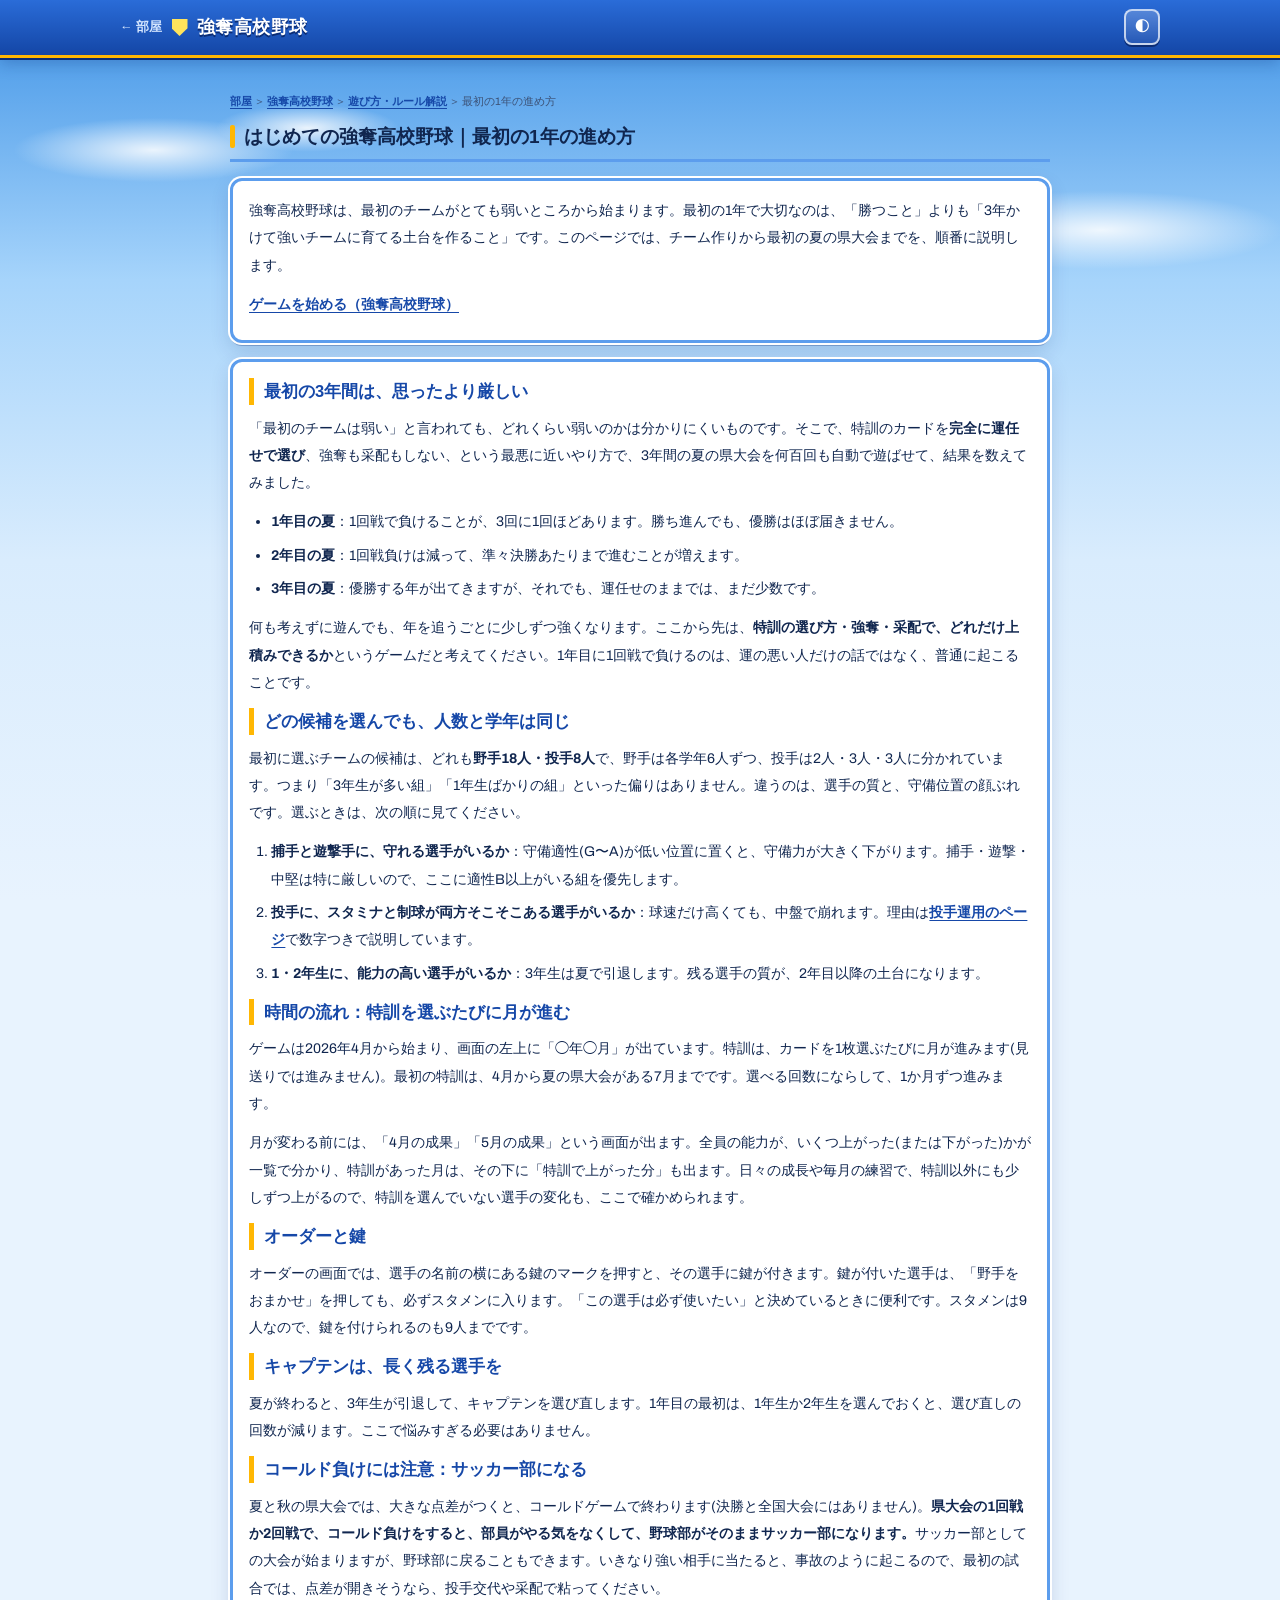
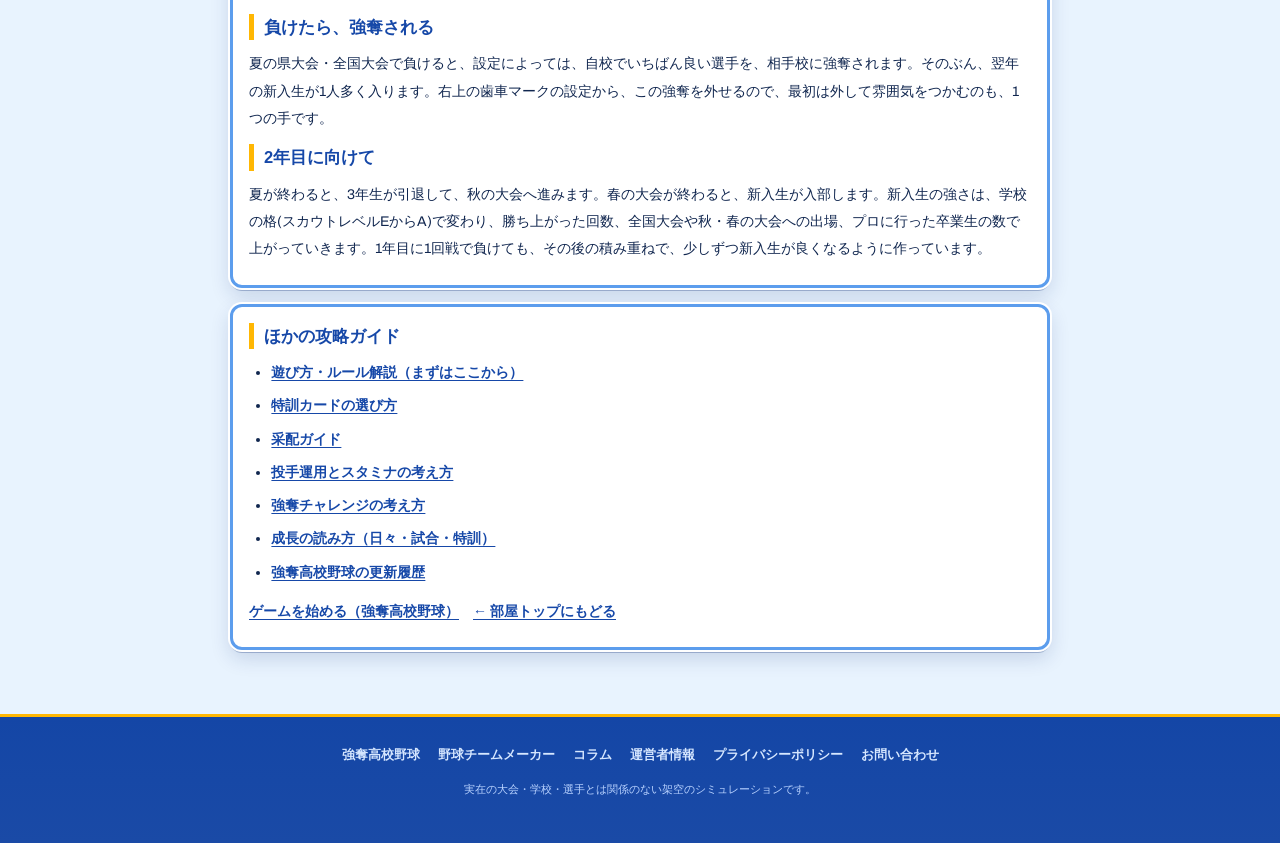
<file: highschool/guide/start/index.html>
<!DOCTYPE html>
<html lang="ja">
<head>
<meta charset="UTF-8">
<meta name="viewport" content="width=device-width, initial-scale=1">
<title>はじめての強奪高校野球｜最初の1年の進め方｜部屋</title>
<meta name="description" content="強奪高校野球を初めて遊ぶ人向けに、チーム作りから最初の夏の県大会までの進め方をまとめました。誰を選ぶか、特訓で何を伸ばすか、負けたときの考え方まで。">
<meta name="robots" content="index,follow,max-image-preview:large">
<link rel="canonical" href="https://roomhaird.com/highschool/guide/start/">
<meta property="og:type" content="article">
<meta property="og:site_name" content="部屋">
<meta property="og:locale" content="ja_JP">
<meta property="og:title" content="はじめての強奪高校野球｜最初の1年の進め方">
<meta property="og:description" content="強奪高校野球を初めて遊ぶ人向けに、チーム作りから最初の夏の県大会までの進め方をまとめました。誰を選ぶか、特訓で何を伸ばすか、負けたときの考え方まで。">
<meta property="og:url" content="https://roomhaird.com/highschool/guide/start/">
<meta property="og:image" content="https://roomhaird.com/highschool/ogp-v4.png">
<meta name="twitter:card" content="summary_large_image">
<script type="application/ld+json">
{
  "@context": "https://schema.org",
  "@graph": [
    {
      "@type": "Article",
      "headline": "はじめての強奪高校野球｜最初の1年の進め方",
      "description": "強奪高校野球を初めて遊ぶ人向けに、チーム作りから最初の夏の県大会までの進め方をまとめました。誰を選ぶか、特訓で何を伸ばすか、負けたときの考え方まで。",
      "inLanguage": "ja",
      "datePublished": "2026-10-30",
      "dateModified": "2026-11-08",
      "author": { "@type": "Person", "name": "部屋の運営者" },
      "publisher": { "@type": "Organization", "name": "部屋", "url": "https://roomhaird.com/" },
      "about": { "@type": "VideoGame", "name": "強奪高校野球", "url": "https://roomhaird.com/highschool/" },
      "mainEntityOfPage": "https://roomhaird.com/highschool/guide/start/",
      "isPartOf": { "@type": "WebSite", "name": "部屋", "url": "https://roomhaird.com/" }
    },
    {
      "@type": "BreadcrumbList",
      "itemListElement": [
        { "@type": "ListItem", "position": 1, "name": "部屋", "item": "https://roomhaird.com/" },
        { "@type": "ListItem", "position": 2, "name": "強奪高校野球", "item": "https://roomhaird.com/highschool/" },
        { "@type": "ListItem", "position": 3, "name": "遊び方・ルール解説", "item": "https://roomhaird.com/highschool/guide/" },
        { "@type": "ListItem", "position": 4, "name": "最初の1年の進め方", "item": "https://roomhaird.com/highschool/guide/start/" }
      ]
    }
  ]
}
</script>
<script>
(function () {
  try {
    var k = localStorage.getItem('npbquiz.theme');
    document.documentElement.dataset.theme =
      k || (window.matchMedia('(prefers-color-scheme: dark)').matches ? 'dark' : 'light');
  } catch (e) {}
})();
</script>
<link rel="stylesheet" href="../../css/style.css">
<link rel="icon" href="data:image/svg+xml,<svg xmlns='http://www.w3.org/2000/svg' viewBox='0 0 16 16'><text y='13' font-size='13'>⚾</text></svg>">
<script async src="https://pagead2.googlesyndication.com/pagead/js/adsbygoogle.js?client=ca-pub-1646091398696967"
     crossorigin="anonymous"></script>
</head>
<body>

<header class="appbar">
  <a class="appbar__home" href="../../../">← 部屋</a>
  <a class="appbar__title" href="../../">強奪高校野球</a>
  <button type="button" class="appbar__icon" id="theme-toggle" aria-label="配色を切り替える">◐</button>
</header>

<main class="container guide">
  <p class="tiny"><a href="../../../">部屋</a> ＞ <a href="../../">強奪高校野球</a> ＞ <a href="../">遊び方・ルール解説</a> ＞ 最初の1年の進め方</p>
  <h1 class="section-title">はじめての強奪高校野球｜最初の1年の進め方</h1>
  <section class="about guide__sec guide__intro">
  <p>強奪高校野球は、最初のチームがとても弱いところから始まります。最初の1年で大切なのは、「勝つこと」よりも「3年かけて強いチームに育てる土台を作ること」です。このページでは、チーム作りから最初の夏の県大会までを、順番に説明します。</p>
  <p><a href="../../">ゲームを始める（強奪高校野球）</a></p>
  </section>
  <section class="about guide__sec guide__article">
<h2 class="about__title">最初の3年間は、思ったより厳しい</h2>
<p>「最初のチームは弱い」と言われても、どれくらい弱いのかは分かりにくいものです。そこで、特訓のカードを<b>完全に運任せで選び</b>、強奪も采配もしない、という最悪に近いやり方で、3年間の夏の県大会を何百回も自動で遊ばせて、結果を数えてみました。</p>
<ul>
<li><b>1年目の夏</b>：1回戦で負けることが、3回に1回ほどあります。勝ち進んでも、優勝はほぼ届きません。</li>
<li><b>2年目の夏</b>：1回戦負けは減って、準々決勝あたりまで進むことが増えます。</li>
<li><b>3年目の夏</b>：優勝する年が出てきますが、それでも、運任せのままでは、まだ少数です。</li>
</ul>
<p>何も考えずに遊んでも、年を追うごとに少しずつ強くなります。ここから先は、<b>特訓の選び方・強奪・采配で、どれだけ上積みできるか</b>というゲームだと考えてください。1年目に1回戦で負けるのは、運の悪い人だけの話ではなく、普通に起こることです。</p>

<h2 class="about__title">どの候補を選んでも、人数と学年は同じ</h2>
<p>最初に選ぶチームの候補は、どれも<b>野手18人・投手8人</b>で、野手は各学年6人ずつ、投手は2人・3人・3人に分かれています。つまり「3年生が多い組」「1年生ばかりの組」といった偏りはありません。違うのは、選手の質と、守備位置の顔ぶれです。選ぶときは、次の順に見てください。</p>
<ol>
<li><b>捕手と遊撃手に、守れる選手がいるか</b>：守備適性(G〜A)が低い位置に置くと、守備力が大きく下がります。捕手・遊撃・中堅は特に厳しいので、ここに適性B以上がいる組を優先します。</li>
<li><b>投手に、スタミナと制球が両方そこそこある選手がいるか</b>：球速だけ高くても、中盤で崩れます。理由は<a href="../pitching/">投手運用のページ</a>で数字つきで説明しています。</li>
<li><b>1・2年生に、能力の高い選手がいるか</b>：3年生は夏で引退します。残る選手の質が、2年目以降の土台になります。</li>
</ol>

<h2 class="about__title">時間の流れ：特訓を選ぶたびに月が進む</h2>
<p>ゲームは2026年4月から始まり、画面の左上に「◯年◯月」が出ています。特訓は、カードを1枚選ぶたびに月が進みます(見送りでは進みません)。最初の特訓は、4月から夏の県大会がある7月までです。選べる回数にならして、1か月ずつ進みます。</p>
<p>月が変わる前には、「4月の成果」「5月の成果」という画面が出ます。全員の能力が、いくつ上がった(または下がった)かが一覧で分かり、特訓があった月は、その下に「特訓で上がった分」も出ます。日々の成長や毎月の練習で、特訓以外にも少しずつ上がるので、特訓を選んでいない選手の変化も、ここで確かめられます。</p>

<h2 class="about__title">オーダーと鍵</h2>
<p>オーダーの画面では、選手の名前の横にある鍵のマークを押すと、その選手に鍵が付きます。鍵が付いた選手は、「野手をおまかせ」を押しても、必ずスタメンに入ります。「この選手は必ず使いたい」と決めているときに便利です。スタメンは9人なので、鍵を付けられるのも9人までです。</p>

<h2 class="about__title">キャプテンは、長く残る選手を</h2>
<p>夏が終わると、3年生が引退して、キャプテンを選び直します。1年目の最初は、1年生か2年生を選んでおくと、選び直しの回数が減ります。ここで悩みすぎる必要はありません。</p>

<h2 class="about__title">コールド負けには注意：サッカー部になる</h2>
<p>夏と秋の県大会では、大きな点差がつくと、コールドゲームで終わります(決勝と全国大会にはありません)。<b>県大会の1回戦か2回戦で、コールド負けをすると、部員がやる気をなくして、野球部がそのままサッカー部になります。</b>サッカー部としての大会が始まりますが、野球部に戻ることもできます。いきなり強い相手に当たると、事故のように起こるので、最初の試合では、点差が開きそうなら、投手交代や采配で粘ってください。</p>

<h2 class="about__title">負けたら、強奪される</h2>
<p>夏の県大会・全国大会で負けると、設定によっては、自校でいちばん良い選手を、相手校に強奪されます。そのぶん、翌年の新入生が1人多く入ります。右上の歯車マークの設定から、この強奪を外せるので、最初は外して雰囲気をつかむのも、1つの手です。</p>

<h2 class="about__title">2年目に向けて</h2>
<p>夏が終わると、3年生が引退して、秋の大会へ進みます。春の大会が終わると、新入生が入部します。新入生の強さは、学校の格(スカウトレベルEからA)で変わり、勝ち上がった回数、全国大会や秋・春の大会への出場、プロに行った卒業生の数で上がっていきます。1年目に1回戦で負けても、その後の積み重ねで、少しずつ新入生が良くなるように作っています。</p>
</section>
  <section class="about guide__sec">
  <h2 class="about__title">ほかの攻略ガイド</h2>
  <ul>
<li><a href="../">遊び方・ルール解説（まずはここから）</a></li>
<li><a href="../training/">特訓カードの選び方</a></li>
<li><a href="../orders/">采配ガイド</a></li>
<li><a href="../pitching/">投手運用とスタミナの考え方</a></li>
<li><a href="../poach/">強奪チャレンジの考え方</a></li>
<li><a href="../body/">成長の読み方（日々・試合・特訓）</a></li>
<li><a href="../changelog/">強奪高校野球の更新履歴</a></li>
  </ul>
  <p><a href="../../">ゲームを始める（強奪高校野球）</a>　<a href="../../../">← 部屋トップにもどる</a></p>
  </section>
</main>

<footer class="site-footer">
  <nav class="footer-nav">
    <a href="../../">強奪高校野球</a>
    <a href="../../../team/">野球チームメーカー</a>
    <a href="../../../column/">コラム</a>
    <a href="../../../about.html">運営者情報</a>
    <a href="../../../privacy.html">プライバシーポリシー</a>
    <a href="../../../contact.html">お問い合わせ</a>
  </nav>
  <p class="footer-note">実在の大会・学校・選手とは関係のない架空のシミュレーションです。</p>
</footer>
<script src="../../../js/theme.js"></script>
</body>
</html>
</file>
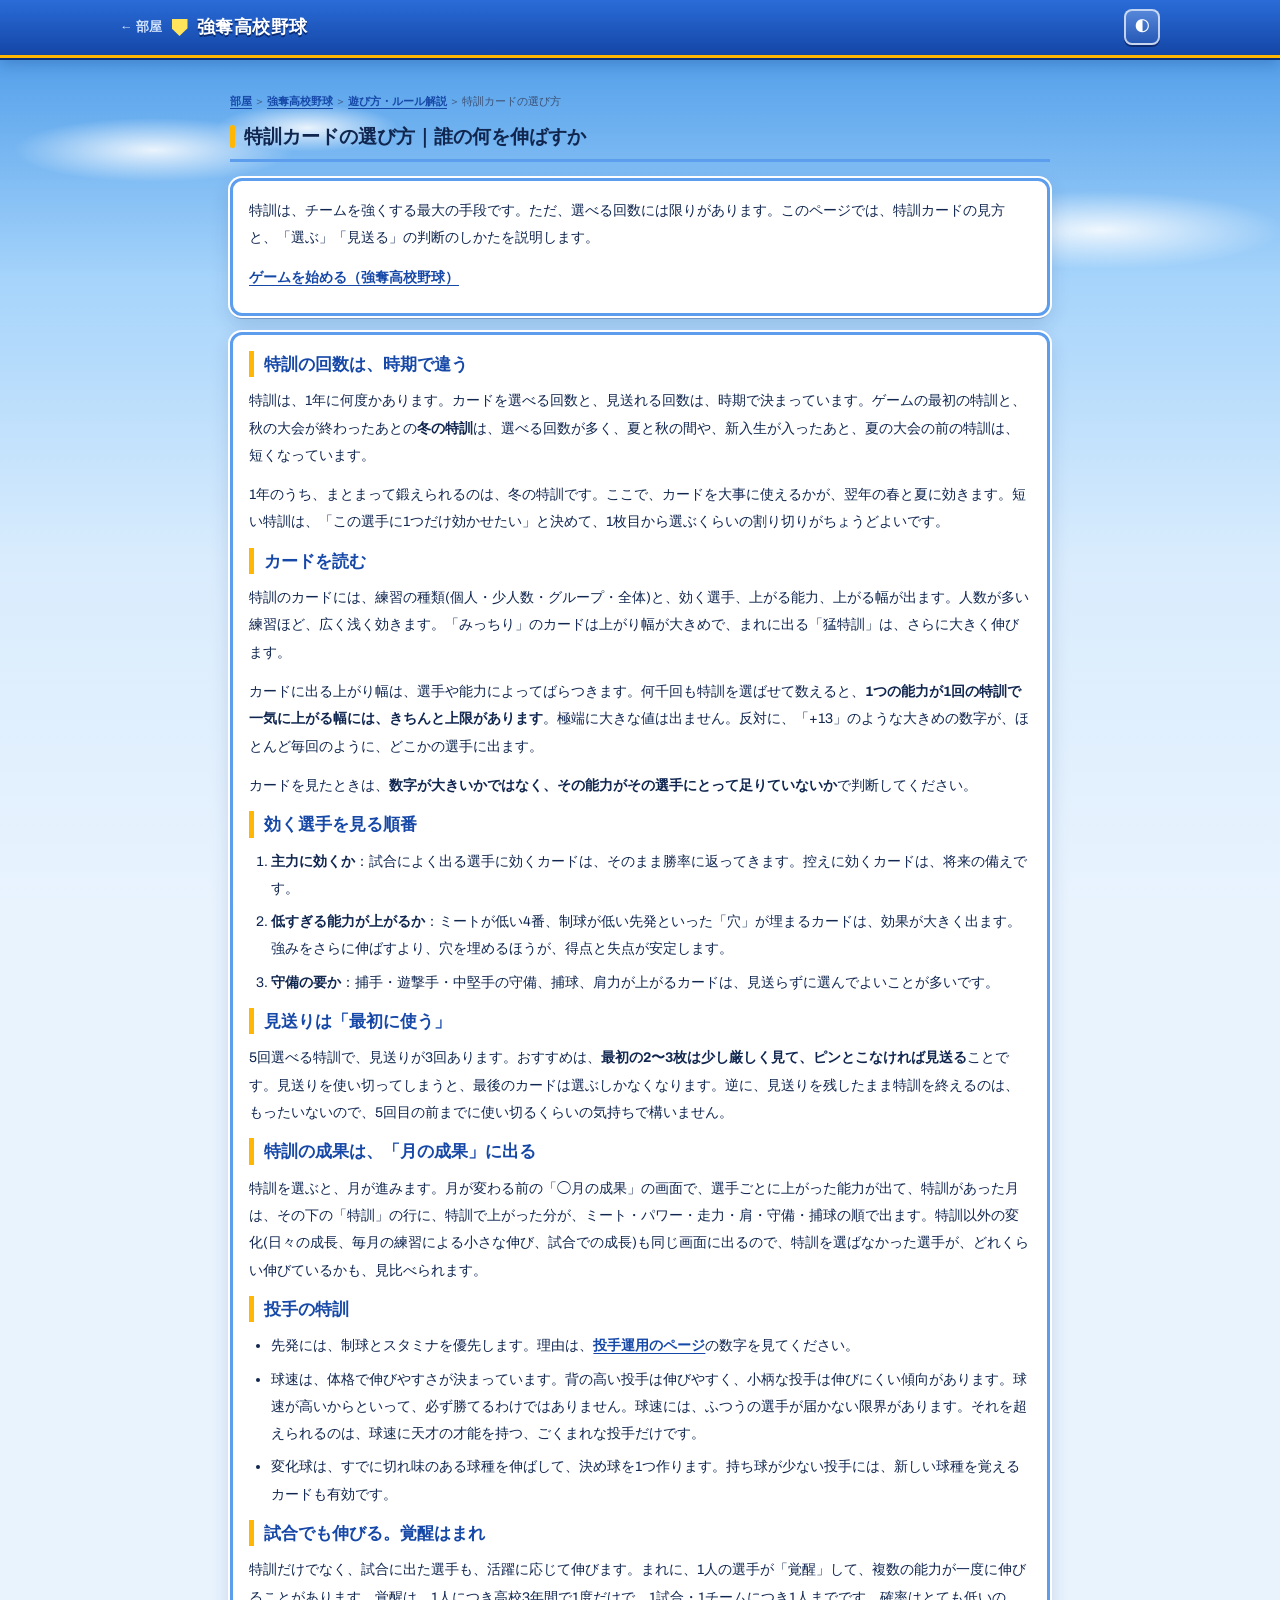
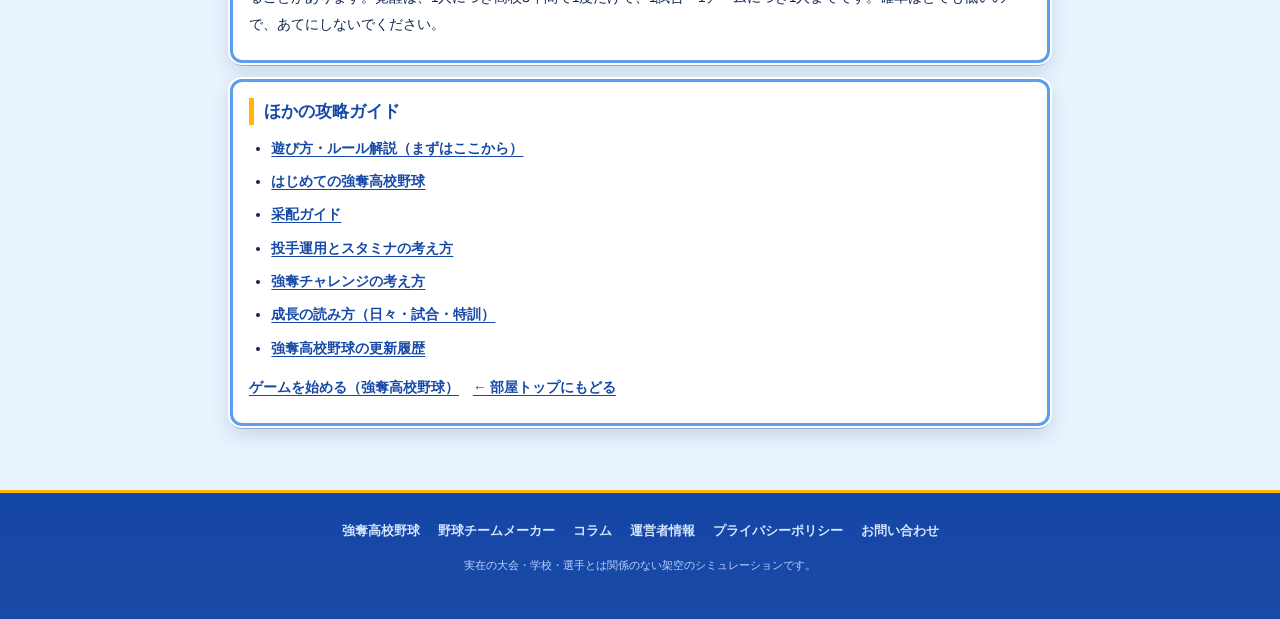
<file: highschool/guide/training/index.html>
<!DOCTYPE html>
<html lang="ja">
<head>
<meta charset="UTF-8">
<meta name="viewport" content="width=device-width, initial-scale=1">
<title>特訓カードの選び方｜誰の何を伸ばすか｜部屋</title>
<meta name="description" content="強奪高校野球の特訓カードの見方と選び方。人数、上がる能力、猛特訓、見送りの使い方をまとめました。限られた回数で、チームを効率よく強くするための考え方。">
<meta name="robots" content="index,follow,max-image-preview:large">
<link rel="canonical" href="https://roomhaird.com/highschool/guide/training/">
<meta property="og:type" content="article">
<meta property="og:site_name" content="部屋">
<meta property="og:locale" content="ja_JP">
<meta property="og:title" content="特訓カードの選び方｜誰の何を伸ばすか">
<meta property="og:description" content="強奪高校野球の特訓カードの見方と選び方。人数、上がる能力、猛特訓、見送りの使い方をまとめました。限られた回数で、チームを効率よく強くするための考え方。">
<meta property="og:url" content="https://roomhaird.com/highschool/guide/training/">
<meta property="og:image" content="https://roomhaird.com/highschool/ogp-v4.png">
<meta name="twitter:card" content="summary_large_image">
<script type="application/ld+json">
{
  "@context": "https://schema.org",
  "@graph": [
    {
      "@type": "Article",
      "headline": "特訓カードの選び方｜誰の何を伸ばすか",
      "description": "強奪高校野球の特訓カードの見方と選び方。人数、上がる能力、猛特訓、見送りの使い方をまとめました。限られた回数で、チームを効率よく強くするための考え方。",
      "inLanguage": "ja",
      "datePublished": "2026-10-30",
      "dateModified": "2026-11-08",
      "author": { "@type": "Person", "name": "部屋の運営者" },
      "publisher": { "@type": "Organization", "name": "部屋", "url": "https://roomhaird.com/" },
      "about": { "@type": "VideoGame", "name": "強奪高校野球", "url": "https://roomhaird.com/highschool/" },
      "mainEntityOfPage": "https://roomhaird.com/highschool/guide/training/",
      "isPartOf": { "@type": "WebSite", "name": "部屋", "url": "https://roomhaird.com/" }
    },
    {
      "@type": "BreadcrumbList",
      "itemListElement": [
        { "@type": "ListItem", "position": 1, "name": "部屋", "item": "https://roomhaird.com/" },
        { "@type": "ListItem", "position": 2, "name": "強奪高校野球", "item": "https://roomhaird.com/highschool/" },
        { "@type": "ListItem", "position": 3, "name": "遊び方・ルール解説", "item": "https://roomhaird.com/highschool/guide/" },
        { "@type": "ListItem", "position": 4, "name": "特訓カードの選び方", "item": "https://roomhaird.com/highschool/guide/training/" }
      ]
    }
  ]
}
</script>
<script>
(function () {
  try {
    var k = localStorage.getItem('npbquiz.theme');
    document.documentElement.dataset.theme =
      k || (window.matchMedia('(prefers-color-scheme: dark)').matches ? 'dark' : 'light');
  } catch (e) {}
})();
</script>
<link rel="stylesheet" href="../../css/style.css">
<link rel="icon" href="data:image/svg+xml,<svg xmlns='http://www.w3.org/2000/svg' viewBox='0 0 16 16'><text y='13' font-size='13'>⚾</text></svg>">
<script async src="https://pagead2.googlesyndication.com/pagead/js/adsbygoogle.js?client=ca-pub-1646091398696967"
     crossorigin="anonymous"></script>
</head>
<body>

<header class="appbar">
  <a class="appbar__home" href="../../../">← 部屋</a>
  <a class="appbar__title" href="../../">強奪高校野球</a>
  <button type="button" class="appbar__icon" id="theme-toggle" aria-label="配色を切り替える">◐</button>
</header>

<main class="container guide">
  <p class="tiny"><a href="../../../">部屋</a> ＞ <a href="../../">強奪高校野球</a> ＞ <a href="../">遊び方・ルール解説</a> ＞ 特訓カードの選び方</p>
  <h1 class="section-title">特訓カードの選び方｜誰の何を伸ばすか</h1>
  <section class="about guide__sec guide__intro">
  <p>特訓は、チームを強くする最大の手段です。ただ、選べる回数には限りがあります。このページでは、特訓カードの見方と、「選ぶ」「見送る」の判断のしかたを説明します。</p>
  <p><a href="../../">ゲームを始める（強奪高校野球）</a></p>
  </section>
  <section class="about guide__sec guide__article">
<h2 class="about__title">特訓の回数は、時期で違う</h2>
<p>特訓は、1年に何度かあります。カードを選べる回数と、見送れる回数は、時期で決まっています。ゲームの最初の特訓と、秋の大会が終わったあとの<b>冬の特訓</b>は、選べる回数が多く、夏と秋の間や、新入生が入ったあと、夏の大会の前の特訓は、短くなっています。</p>
<p>1年のうち、まとまって鍛えられるのは、冬の特訓です。ここで、カードを大事に使えるかが、翌年の春と夏に効きます。短い特訓は、「この選手に1つだけ効かせたい」と決めて、1枚目から選ぶくらいの割り切りがちょうどよいです。</p>

<h2 class="about__title">カードを読む</h2>
<p>特訓のカードには、練習の種類(個人・少人数・グループ・全体)と、効く選手、上がる能力、上がる幅が出ます。人数が多い練習ほど、広く浅く効きます。「みっちり」のカードは上がり幅が大きめで、まれに出る「猛特訓」は、さらに大きく伸びます。</p>
<p>カードに出る上がり幅は、選手や能力によってばらつきます。何千回も特訓を選ばせて数えると、<b>1つの能力が1回の特訓で一気に上がる幅には、きちんと上限があります</b>。極端に大きな値は出ません。反対に、「+13」のような大きめの数字が、ほとんど毎回のように、どこかの選手に出ます。</p>
<p>カードを見たときは、<b>数字が大きいかではなく、その能力がその選手にとって足りていないか</b>で判断してください。</p>

<h2 class="about__title">効く選手を見る順番</h2>
<ol>
<li><b>主力に効くか</b>：試合によく出る選手に効くカードは、そのまま勝率に返ってきます。控えに効くカードは、将来の備えです。</li>
<li><b>低すぎる能力が上がるか</b>：ミートが低い4番、制球が低い先発といった「穴」が埋まるカードは、効果が大きく出ます。強みをさらに伸ばすより、穴を埋めるほうが、得点と失点が安定します。</li>
<li><b>守備の要か</b>：捕手・遊撃手・中堅手の守備、捕球、肩力が上がるカードは、見送らずに選んでよいことが多いです。</li>
</ol>

<h2 class="about__title">見送りは「最初に使う」</h2>
<p>5回選べる特訓で、見送りが3回あります。おすすめは、<b>最初の2〜3枚は少し厳しく見て、ピンとこなければ見送る</b>ことです。見送りを使い切ってしまうと、最後のカードは選ぶしかなくなります。逆に、見送りを残したまま特訓を終えるのは、もったいないので、5回目の前までに使い切るくらいの気持ちで構いません。</p>

<h2 class="about__title">特訓の成果は、「月の成果」に出る</h2>
<p>特訓を選ぶと、月が進みます。月が変わる前の「◯月の成果」の画面で、選手ごとに上がった能力が出て、特訓があった月は、その下の「特訓」の行に、特訓で上がった分が、ミート・パワー・走力・肩・守備・捕球の順で出ます。特訓以外の変化(日々の成長、毎月の練習による小さな伸び、試合での成長)も同じ画面に出るので、特訓を選ばなかった選手が、どれくらい伸びているかも、見比べられます。</p>

<h2 class="about__title">投手の特訓</h2>
<ul>
<li>先発には、制球とスタミナを優先します。理由は、<a href="../pitching/">投手運用のページ</a>の数字を見てください。</li>
<li>球速は、体格で伸びやすさが決まっています。背の高い投手は伸びやすく、小柄な投手は伸びにくい傾向があります。球速が高いからといって、必ず勝てるわけではありません。球速には、ふつうの選手が届かない限界があります。それを超えられるのは、球速に天才の才能を持つ、ごくまれな投手だけです。</li>
<li>変化球は、すでに切れ味のある球種を伸ばして、決め球を1つ作ります。持ち球が少ない投手には、新しい球種を覚えるカードも有効です。</li>
</ul>

<h2 class="about__title">試合でも伸びる。覚醒はまれ</h2>
<p>特訓だけでなく、試合に出た選手も、活躍に応じて伸びます。まれに、1人の選手が「覚醒」して、複数の能力が一度に伸びることがあります。覚醒は、1人につき高校3年間で1度だけで、1試合・1チームにつき1人までです。確率はとても低いので、あてにしないでください。</p>
</section>
  <section class="about guide__sec">
  <h2 class="about__title">ほかの攻略ガイド</h2>
  <ul>
<li><a href="../">遊び方・ルール解説（まずはここから）</a></li>
<li><a href="../start/">はじめての強奪高校野球</a></li>
<li><a href="../orders/">采配ガイド</a></li>
<li><a href="../pitching/">投手運用とスタミナの考え方</a></li>
<li><a href="../poach/">強奪チャレンジの考え方</a></li>
<li><a href="../body/">成長の読み方（日々・試合・特訓）</a></li>
<li><a href="../changelog/">強奪高校野球の更新履歴</a></li>
  </ul>
  <p><a href="../../">ゲームを始める（強奪高校野球）</a>　<a href="../../../">← 部屋トップにもどる</a></p>
  </section>
</main>

<footer class="site-footer">
  <nav class="footer-nav">
    <a href="../../">強奪高校野球</a>
    <a href="../../../team/">野球チームメーカー</a>
    <a href="../../../column/">コラム</a>
    <a href="../../../about.html">運営者情報</a>
    <a href="../../../privacy.html">プライバシーポリシー</a>
    <a href="../../../contact.html">お問い合わせ</a>
  </nav>
  <p class="footer-note">実在の大会・学校・選手とは関係のない架空のシミュレーションです。</p>
</footer>
<script src="../../../js/theme.js"></script>
</body>
</html>
</file>
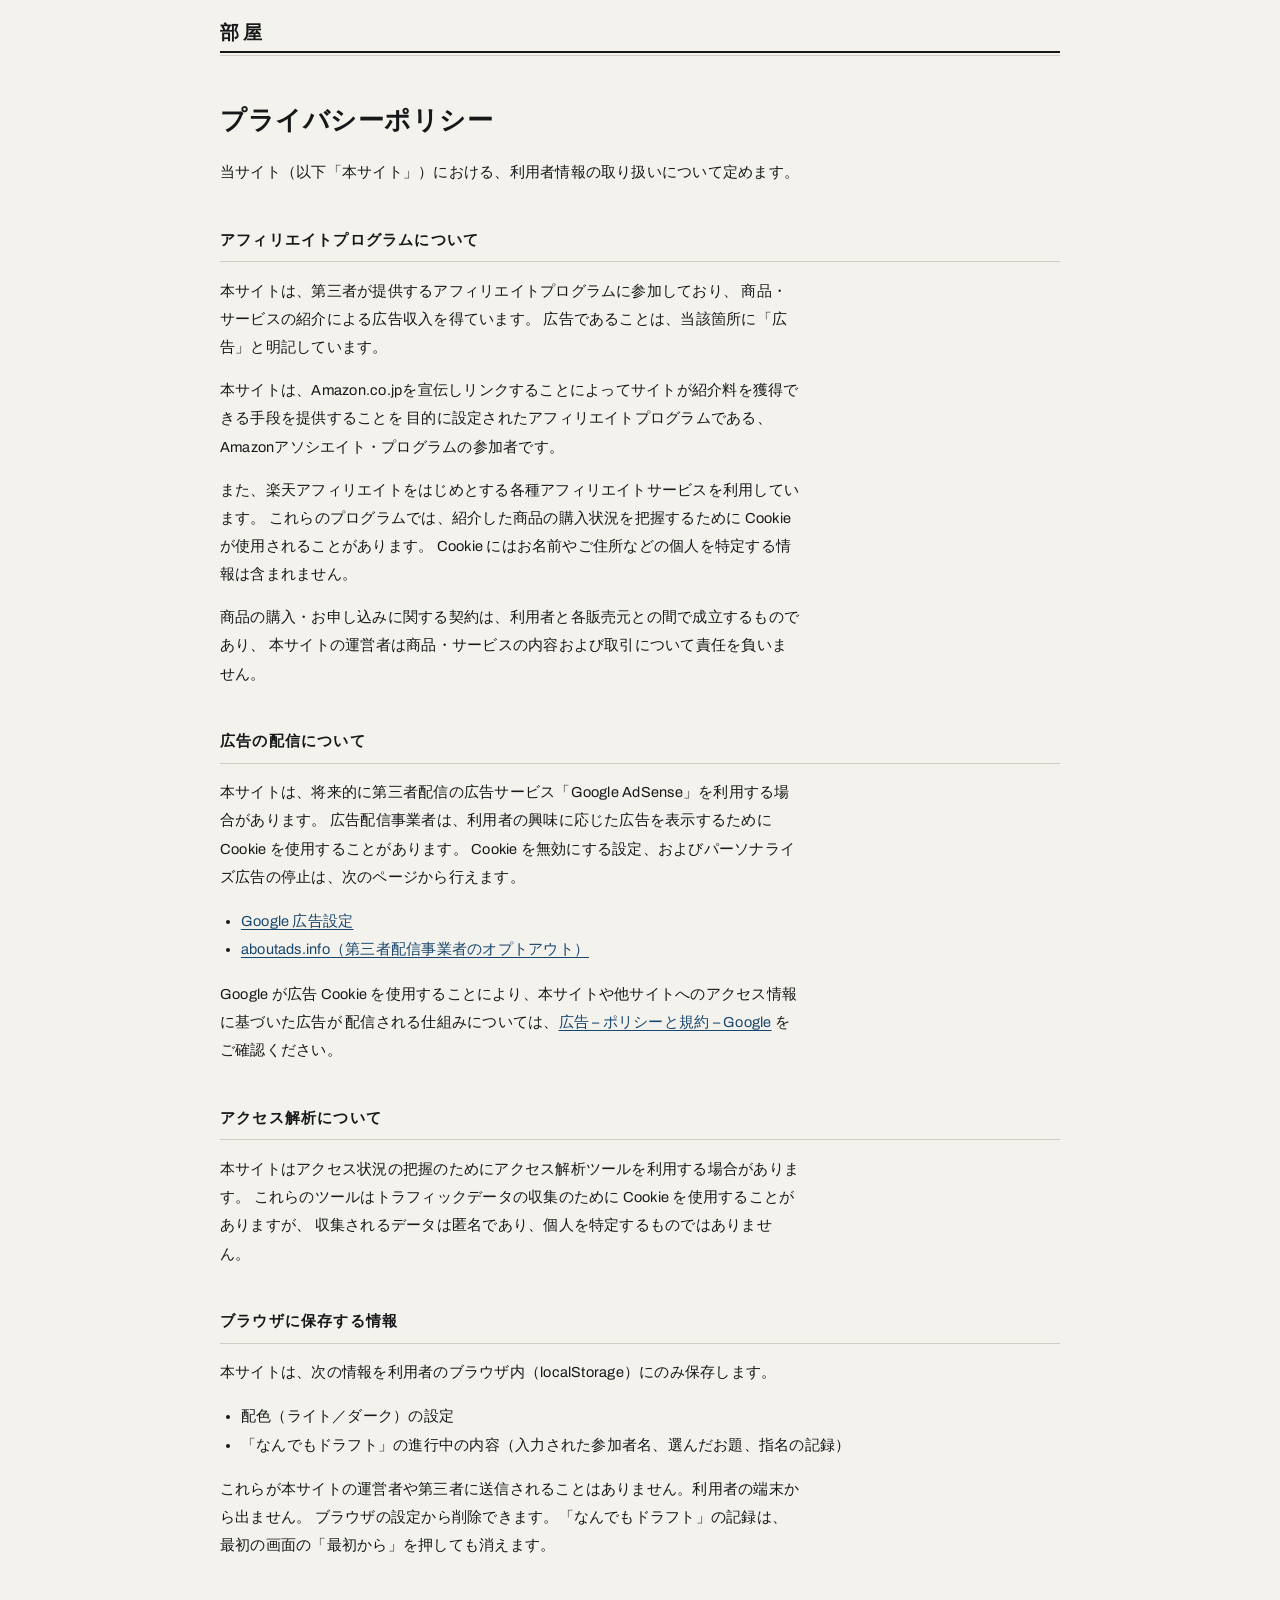
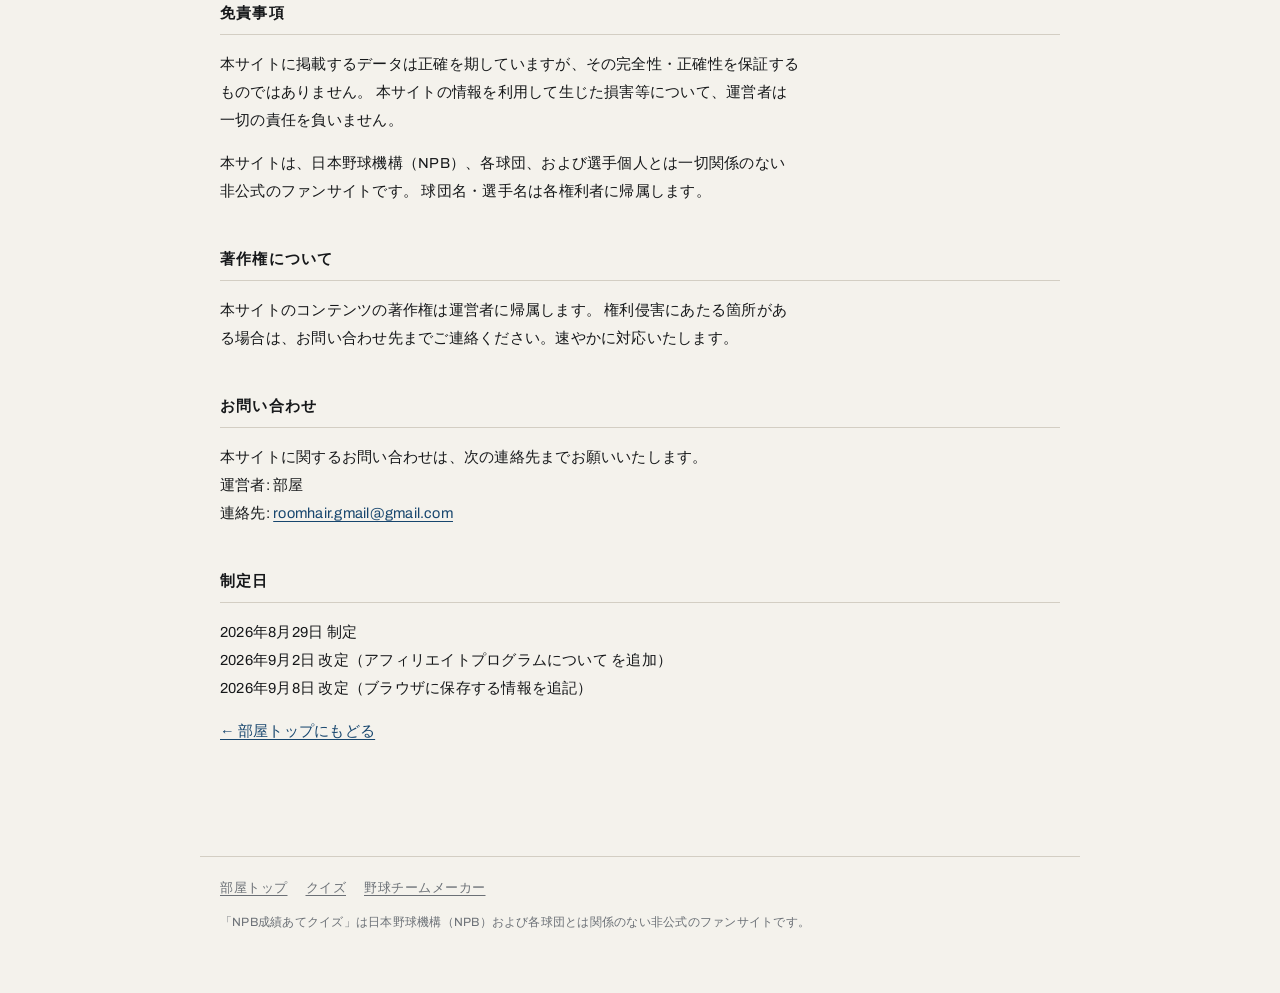
<file: privacy.html>
<!DOCTYPE html>
<html lang="ja">
<head>
<meta charset="UTF-8">
<meta name="viewport" content="width=device-width, initial-scale=1">
<title>プライバシーポリシー｜部屋</title>
<meta name="description" content="部屋のプライバシーポリシー、免責事項、お問い合わせ先。">
<meta name="robots" content="noindex">
<link rel="stylesheet" href="css/style.css">
<link rel="icon" href="data:image/svg+xml,<svg xmlns='http://www.w3.org/2000/svg' viewBox='0 0 16 16'><text y='13' font-size='13'>⚾</text></svg>">
<script async src="https://pagead2.googlesyndication.com/pagead/js/adsbygoogle.js?client=ca-pub-1646091398696967"
     crossorigin="anonymous"></script>
</head>
<body>

<header class="site-header">
  <h1 class="site-title"><a href="./">部屋</a></h1>
</header>

<main class="doc">
  <h1>プライバシーポリシー</h1>
  <p>当サイト（以下「本サイト」）における、利用者情報の取り扱いについて定めます。</p>

  <h2>アフィリエイトプログラムについて</h2>
  <p>
    本サイトは、第三者が提供するアフィリエイトプログラムに参加しており、
    商品・サービスの紹介による広告収入を得ています。
    広告であることは、当該箇所に「広告」と明記しています。
  </p>
  <p>
    本サイトは、Amazon.co.jpを宣伝しリンクすることによってサイトが紹介料を獲得できる手段を提供することを
    目的に設定されたアフィリエイトプログラムである、Amazonアソシエイト・プログラムの参加者です。
  </p>
  <p>
    また、楽天アフィリエイトをはじめとする各種アフィリエイトサービスを利用しています。
    これらのプログラムでは、紹介した商品の購入状況を把握するために Cookie が使用されることがあります。
    Cookie にはお名前やご住所などの個人を特定する情報は含まれません。
  </p>
  <p>
    商品の購入・お申し込みに関する契約は、利用者と各販売元との間で成立するものであり、
    本サイトの運営者は商品・サービスの内容および取引について責任を負いません。
  </p>

  <h2>広告の配信について</h2>
  <p>
    本サイトは、将来的に第三者配信の広告サービス「Google AdSense」を利用する場合があります。
    広告配信事業者は、利用者の興味に応じた広告を表示するために Cookie を使用することがあります。
    Cookie を無効にする設定、およびパーソナライズ広告の停止は、次のページから行えます。
  </p>
  <ul>
    <li><a href="https://myadcenter.google.com/" target="_blank" rel="noopener">Google 広告設定</a></li>
    <li><a href="https://optout.aboutads.info/" target="_blank" rel="noopener">aboutads.info（第三者配信事業者のオプトアウト）</a></li>
  </ul>
  <p>
    Google が広告 Cookie を使用することにより、本サイトや他サイトへのアクセス情報に基づいた広告が
    配信される仕組みについては、<a href="https://policies.google.com/technologies/ads?hl=ja" target="_blank" rel="noopener">広告 – ポリシーと規約 – Google</a> をご確認ください。
  </p>

  <h2>アクセス解析について</h2>
  <p>
    本サイトはアクセス状況の把握のためにアクセス解析ツールを利用する場合があります。
    これらのツールはトラフィックデータの収集のために Cookie を使用することがありますが、
    収集されるデータは匿名であり、個人を特定するものではありません。
  </p>

  <h2>ブラウザに保存する情報</h2>
  <p>
    本サイトは、次の情報を利用者のブラウザ内（localStorage）にのみ保存します。
  </p>
  <ul>
    <li>配色（ライト／ダーク）の設定</li>
    <li>「なんでもドラフト」の進行中の内容（入力された参加者名、選んだお題、指名の記録）</li>
  </ul>
  <p>
    これらが本サイトの運営者や第三者に送信されることはありません。利用者の端末から出ません。
    ブラウザの設定から削除できます。「なんでもドラフト」の記録は、
    最初の画面の「最初から」を押しても消えます。
  </p>

  <h2>免責事項</h2>
  <p>
    本サイトに掲載するデータは正確を期していますが、その完全性・正確性を保証するものではありません。
    本サイトの情報を利用して生じた損害等について、運営者は一切の責任を負いません。
  </p>
  <p>
    本サイトは、日本野球機構（NPB）、各球団、および選手個人とは一切関係のない非公式のファンサイトです。
    球団名・選手名は各権利者に帰属します。
  </p>

  <h2>著作権について</h2>
  <p>
    本サイトのコンテンツの著作権は運営者に帰属します。
    権利侵害にあたる箇所がある場合は、お問い合わせ先までご連絡ください。速やかに対応いたします。
  </p>

  <h2 id="contact">お問い合わせ</h2>
  <p>
    本サイトに関するお問い合わせは、次の連絡先までお願いいたします。<br>
    運営者: 部屋<br>
    連絡先: <a href="mailto:roomhair.gmail@gmail.com">roomhair.gmail@gmail.com</a>
  </p>

  <h2>制定日</h2>
  <!-- TODO: 公開日に合わせて日付を更新してください -->
  <p>2026年8月29日 制定<br>2026年9月2日 改定（アフィリエイトプログラムについて を追加）<br>2026年9月8日 改定（ブラウザに保存する情報を追記）</p>

  <p><a href="./">← 部屋トップにもどる</a></p>
</main>

<footer class="site-footer">
  <nav class="footer-nav">
    <a href="./">部屋トップ</a>
    <a href="quiz/">クイズ</a>
    <a href="team/">野球チームメーカー</a>
  </nav>
  <p>「NPB成績あてクイズ」は日本野球機構（NPB）および各球団とは関係のない非公式のファンサイトです。</p>
</footer>

<script>
// クイズ本体と同じ配色設定を引き継ぐ
(function () {
  var saved = null;
  try { saved = localStorage.getItem('npbquiz.theme'); } catch (e) {}
  var dark = window.matchMedia('(prefers-color-scheme: dark)').matches;
  document.documentElement.dataset.theme = saved || (dark ? 'dark' : 'light');
})();
</script>
</body>
</html>
</file>
<file: css/style.css>
/* ==================================================
   部屋  style.css

   ・組み方は「新聞・雑誌の紙面」に寄せている。
     影で浮かせたカードを並べるのではなく、
     罫線・余白・文字の大小だけで構造を作る。
   ・数字と欧文だけ Archivo（可変フォント）を読む。
     日本語は端末のヒラギノ／游ゴシックのまま（読み込みゼロ）。
     font-family の先頭に Archivo を置くと、
     数字と英字だけがそちらで出て、かなと漢字は次のものに落ちる。
   ・色は :root の変数にまとめてある。
   ================================================== */

/* ---------- 欧文・数字（Archivo / SIL Open Font License 1.1）
     ライセンス本文は fonts/Archivo-OFL.txt に置いてある。
     可変フォント1本で、太さ380〜800・幅70〜100%まで使える。
     成績表の数字は幅を詰めて出すので、幅の軸も残してある。 ---------- */
@font-face {
  font-family: 'Archivo';
  src: url('../fonts/archivo-var.woff2') format('woff2');
  font-weight: 380 800;
  font-stretch: 70% 100%;
  font-style: normal;
  font-display: swap;
  /* 日本語は端末のフォントに任せるので、欧文の範囲だけ受け持たせる */
  unicode-range: U+0000-00FF, U+2013-2014, U+2018-2019, U+201C-201D,
                 U+2026, U+2032-2033, U+2212;
}

/* ===== テーマ ===== */
:root {
  /* 紙と墨。まっ白ではなく、わずかに温かい紙の色にしてある */
  --bg:        #f4f2ec;
  --bg-raised: #fbfaf7;
  --bg-sunken: #e8e5dc;
  --ink:       #16181a;
  --ink-mute:  #6b7076;
  --ink-faint: #979ba1;
  --line:      #d3cec3;   /* 本罫 */
  --line-soft: #e4e0d6;   /* うす罫 */
  --accent:    #17466e;
  --accent-ink:#ffffff;
  --ok:        #2c6a45;
  --ok-bg:     #e3efe8;
  --ng:        #a23127;
  --ng-bg:     #f6e4e1;
  --shadow:    0 12px 32px rgba(20, 18, 12, .14);
  --radius:    3px;
  --measure:   880px;   /* 紙面の幅 */
}
:root[data-theme="dark"] {
  --bg:        #121316;
  --bg-raised: #191b1e;
  --bg-sunken: #0b0c0e;
  --ink:       #e7e6e2;
  --ink-mute:  #9a9ea5;
  --ink-faint: #6d7278;
  --line:      #34373c;
  --line-soft: #24262a;
  --accent:    #7fb0da;
  --accent-ink:#0e1216;
  --ok:        #7cc79a;
  --ok-bg:     #1b2e23;
  --ng:        #e07a6d;
  --ng-bg:     #32201d;
  --shadow:    0 12px 32px rgba(0, 0, 0, .5);
}
/* 配色を選んでいないときは端末の設定に合わせる。
   （JS が動く前の一瞬も正しい配色で描かれる） */
@media (prefers-color-scheme: dark) {
  :root:not([data-theme="light"]) {
    --bg:        #121316;
    --bg-raised: #191b1e;
    --bg-sunken: #0b0c0e;
    --ink:       #e7e6e2;
    --ink-mute:  #9a9ea5;
    --ink-faint: #6d7278;
    --line:      #34373c;
    --line-soft: #24262a;
    --accent:    #7fb0da;
    --accent-ink:#0e1216;
    --ok:        #7cc79a;
    --ok-bg:     #1b2e23;
    --ng:        #e07a6d;
    --ng-bg:     #32201d;
    --shadow:    0 12px 32px rgba(0, 0, 0, .5);
  }
}

* { box-sizing: border-box; }

body {
  margin: 0;
  background: var(--bg);
  color: var(--ink);
  /* Archivo を先頭に置くのは、数字と英字だけそちらで出すため */
  font-family: 'Archivo', "Hiragino Sans", "Hiragino Kaku Gothic ProN",
               "Yu Gothic Medium", "Yu Gothic", "Noto Sans JP", Meiryo, sans-serif;
  font-size: 16px;
  line-height: 1.85;
  letter-spacing: .015em;
  -webkit-font-smoothing: antialiased;
  text-rendering: optimizeLegibility;
}

/* 見出しは字間を詰める。palt は日本語フォントの字詰めで、
   これが無いと「」や、。のまわりが間延びして素人くさく見える */
h1, h2, h3, .site-title, .index__name, .result-score, .stat-value,
.verdict-line, .detail-title, .lead, .section-title {
  font-feature-settings: "palt" 1;
}

/* 数字は桁を縦にそろえる（並べたときにガタつかない） */
.stat-value, .result-score, .compare td, .compare th,
.index__no, .progress-meta, .dataset-bar .tag {
  font-variant-numeric: tabular-nums;
}

/* ===== ヘッダー（新聞の題字のつもり） ===== */
.site-header {
  position: relative;
  display: flex;
  align-items: center;
  justify-content: space-between;
  gap: 12px;
  max-width: var(--measure);
  margin: 0 auto;
  padding: 22px 20px 11px;
}
/* 題字の下は、太い罫と細い罫の二本引き */
.site-header::before,
.site-header::after {
  content: '';
  position: absolute;
  left: 20px; right: 20px;
}
.site-header::before { bottom: 3px; height: 1.5px; background: var(--ink); }
.site-header::after  { bottom: 0;   height: 1px;   background: var(--line); }

.site-title {
  margin: 0;
  font-size: 19px;
  font-weight: 800;
  letter-spacing: .2em;
  line-height: 1.2;
}
.site-title a { color: inherit; text-decoration: none; }
.site-sub {
  display: inline-block;
  margin-left: 12px; padding-left: 12px;
  border-left: 1px solid var(--line);
  font-size: 13px; font-weight: 500;
  letter-spacing: .1em; color: var(--ink-mute);
  vertical-align: 2px;
}
.icon-btn {
  flex: none;
  border: 1px solid var(--line);
  background: transparent;
  color: var(--ink-mute);
  border-radius: 999px;
  width: 32px; height: 32px;
  font-size: 14px;
  cursor: pointer;
  transition: color .15s, border-color .15s;
}
.icon-btn:hover { color: var(--ink); border-color: var(--ink); }

/* ===== フッター ===== */
.site-footer {
  max-width: var(--measure);
  margin: 56px auto 0;
  padding: 20px 20px 56px;
  color: var(--ink-mute);
  font-size: 12px;
  line-height: 1.9;
  border-top: 1px solid var(--line);
}
.site-footer p { margin: 0 0 4px; }
.site-footer a { color: inherit; text-underline-offset: 3px; }
.footer-nav {
  display: flex; flex-wrap: wrap; gap: 4px 18px; margin-bottom: 10px;
  font-size: 12.5px; letter-spacing: .04em;
}

/* ===== レイアウト ===== */
#app { max-width: var(--measure); margin: 0 auto; padding: 4px 20px 0; }
.screen { animation: fade .3s ease; }
@keyframes fade { from { opacity: 0; transform: translateY(4px); } to { opacity: 1; transform: none; } }

/* ===== データ出典（題字のすぐ下の細い帯） ===== */
.dataset-bar {
  max-width: var(--measure);
  margin: 10px auto 0;
  padding: 0 20px;
  font-size: 11.5px;
  letter-spacing: .06em;
  color: var(--ink-mute);
}
.dataset-bar .tag {
  display: inline-block;
  border: 1px solid var(--line);
  border-radius: 999px;
  padding: 0 9px;
  margin-right: 9px;
}

/* ===== 広告枠 =====
   本文（とくに解答ボタン）と誤タップが起きない距離を必ず空けること。
   高さを先に確保しておき、配信が始まってもレイアウトがずれないようにする。 */
.ad-slot { max-width: var(--measure); margin: 20px auto; padding: 0 20px; text-align: center; }
.ad-slot[hidden] { display: none; }
.ad-slot .ad-label {
  display: block;
  font-size: 10px; letter-spacing: .2em; color: var(--ink-faint);
  margin-bottom: 5px;
}
.ad-slot .ad-body { min-height: 100px; }
@media (min-width: 640px) { .ad-slot .ad-body { min-height: 90px; } }
.ad-slot.is-placeholder .ad-body {
  display: flex; align-items: center; justify-content: center;
  border: 1px dashed var(--line); border-radius: var(--radius);
  color: var(--ink-faint); font-size: 12px;
}
#ad-result { margin-top: 36px; }
.ad-slot .ad-body img, .ad-slot .ad-body iframe { max-width: 100%; }
/* 受け取ったタグは幅が固定されていることがあるので、画面からはみ出さないようにする。
   収まらない分は js/ads.js が縮小する（.ad-scale） */
.ad-slot .ad-body { overflow: hidden; }
.ad-slot .ad-body .ad-scale { width: max-content; max-width: none; transform-origin: top left; }
/* タグ側が白背景を前提に作られているので、枠の中だけ文字色を固定する（ダークでも読める） */
.ad-slot .ad-body { color: #333; }
.ad-slot .ad-body a { color: #1a5fb4; }
.ad-disclosure[hidden] { display: none; }

/* ===== 非公式・架空である旨のことわり書き ===== */
.disclaimer {
  margin: 16px 0 0; padding: 12px 16px;
  max-width: var(--measure);
  background: var(--bg-raised); border: 1px solid var(--line);
  border-radius: var(--radius);
  font-size: 12.5px; line-height: 1.85; color: var(--ink-mute);
}
.disclaimer b { color: var(--ink); font-weight: 700; }

/* ===== スタート画面 ===== */
.lead {
  font-size: 17px; line-height: 2.05; margin: 28px 0 34px;
  max-width: 34em;
}
.field { margin-bottom: 26px; }
.field-label {
  display: block;
  font-size: 11px; font-weight: 700; letter-spacing: .18em;
  color: var(--ink-mute);
  margin-bottom: 9px;
}
.seg {
  display: inline-flex; flex-wrap: wrap;
  border: 1px solid var(--line);
  border-radius: var(--radius);
  overflow: hidden;
  background: var(--bg-raised);
}
.seg-btn {
  appearance: none; border: 0; background: transparent; color: var(--ink-mute);
  font: inherit; font-size: 14px; font-weight: 600; letter-spacing: .04em;
  padding: 9px 20px; cursor: pointer;
  transition: background .15s, color .15s;
}
.seg-btn + .seg-btn { border-left: 1px solid var(--line); }
.seg-btn.is-active { background: var(--ink); color: var(--bg); }

/* ===== ボタン ===== */
.btn {
  appearance: none; font: inherit; border-radius: var(--radius); cursor: pointer;
  letter-spacing: .06em;
  transition: transform .08s, background .15s, border-color .15s, color .15s;
}
.btn:active { transform: translateY(1px); }
.btn-lg { padding: 14px 34px; font-size: 16px; font-weight: 700; }
.btn-primary { background: var(--ink); color: var(--bg); border: 1px solid var(--ink); }
.btn-primary:hover { background: var(--accent); border-color: var(--accent); color: var(--accent-ink); }
.btn-ghost {
  background: transparent; color: var(--ink-mute);
  border: 1px solid var(--line); padding: 14px 26px; font-size: 15px; font-weight: 600;
}
.btn-ghost:hover { color: var(--ink); border-color: var(--ink); }

/* ===== 進捗 ===== */
.progress { margin: 18px 0 22px; }
.progress-meta {
  display: flex; justify-content: space-between;
  font-size: 11px; font-weight: 700; letter-spacing: .16em;
  color: var(--ink-mute); margin-bottom: 7px;
}
.progress-bar { height: 2px; background: var(--line-soft); overflow: hidden; }
.progress-fill { height: 100%; width: 0; background: var(--ink); transition: width .3s ease; }

/* ===== 成績カード ===== */
.statcard {
  background: var(--bg-raised);
  border: 1px solid var(--line);
  border-radius: var(--radius);
  padding: 18px 20px 22px;
  margin-bottom: 22px;
}
.statcard-head {
  display: flex; align-items: baseline; justify-content: space-between; gap: 12px;
  border-bottom: 1.5px solid var(--ink);
  padding-bottom: 9px; margin-bottom: 16px;
}
.statcard-kind { font-size: 12px; font-weight: 800; letter-spacing: .18em; }
.statcard-set { font-size: 11.5px; color: var(--ink-mute); text-align: right; letter-spacing: .04em; }
.stat-grid {
  display: grid;
  grid-template-columns: repeat(auto-fit, minmax(88px, 1fr));
  gap: 16px 8px;
}
.stat-cell { text-align: center; }
.stat-label {
  display: block; font-size: 10.5px; font-weight: 700; letter-spacing: .14em;
  color: var(--ink-mute); margin-bottom: 1px;
}
.stat-value {
  display: block;
  font-size: 30px; font-weight: 700; line-height: 1.15;
  font-stretch: 84%;              /* 成績の数字は少し幅を詰める */
  letter-spacing: -.005em;
}
.stat-value .unit {
  font-size: 12px; font-weight: 500; font-stretch: 100%;
  color: var(--ink-mute); margin-left: 2px;
}

.prompt { font-size: 14px; color: var(--ink-mute); margin: 0 0 14px; letter-spacing: .06em; }

/* ===== 選択肢 ===== */
.choices { display: grid; grid-template-columns: repeat(auto-fill, minmax(178px, 1fr)); gap: 8px; }
.choice {
  appearance: none; font: inherit; font-size: 14.5px; font-weight: 600;
  text-align: left; line-height: 1.45;
  padding: 12px 14px; min-height: 52px;
  border: 1px solid var(--line); border-radius: var(--radius);
  background: var(--bg-raised); color: var(--ink);
  cursor: pointer;
  transition: border-color .15s, background .15s, color .15s;
}
.choice:hover:not(:disabled) { border-color: var(--ink); background: var(--bg-sunken); }
.choice:disabled { cursor: default; }
.choice.is-dim { opacity: .34; }
.choice.is-correct { background: var(--ok-bg); border-color: var(--ok); color: var(--ok); opacity: 1; }
.choice.is-wrong   { background: var(--ng-bg); border-color: var(--ng); color: var(--ng); opacity: 1; }
.choice .key {
  display: inline-block; min-width: 1.5em; margin-right: 7px;
  font-size: 11px; font-weight: 700; color: var(--ink-faint);
}
.choice .team { color: var(--ink-mute); font-weight: 500; }
.choice.is-correct .team, .choice.is-wrong .team { color: inherit; }

/* ===== 判定・解説 ===== */
.verdict { margin-top: 28px; }
.verdict-line {
  font-size: 21px; font-weight: 800; margin: 0 0 14px; letter-spacing: .02em;
}
.verdict-line.ok { color: var(--ok); }
.verdict-line.ng { color: var(--ng); }
.detail {
  background: var(--bg-raised); border: 1px solid var(--line);
  border-radius: var(--radius); padding: 18px 20px 20px; margin-bottom: 22px;
}
.detail-title { font-size: 19px; margin: 0 0 3px; letter-spacing: .01em; }
.detail-meta { font-size: 12.5px; color: var(--ink-mute); margin: 0 0 14px; }
.compare { width: 100%; border-collapse: collapse; font-size: 13px; }
.compare th, .compare td {
  padding: 7px 8px; border-bottom: 1px solid var(--line-soft);
  text-align: right; font-stretch: 92%;
}
.compare th:first-child, .compare td:first-child {
  text-align: left; color: var(--ink-mute); font-weight: 500; font-stretch: 100%;
}
.compare thead th {
  font-size: 11px; font-weight: 700; letter-spacing: .1em;
  color: var(--ink-mute); border-bottom-color: var(--ink);
}
.compare .col-correct { color: var(--ok); font-weight: 700; }
.compare .col-picked  { color: var(--ng); }

/* ===== 結果 ===== */
.result-head {
  text-align: center; padding: 34px 0 14px;
  border-bottom: 1.5px solid var(--ink);
}
.result-rank { font-size: 11px; font-weight: 700; letter-spacing: .24em; color: var(--ink-mute); margin: 0 0 6px; }
.result-score {
  margin: 0; font-size: 68px; font-weight: 800; line-height: 1;
  font-stretch: 78%; letter-spacing: -.01em;
}
.result-slash { color: var(--ink-faint); margin: 0 8px; font-weight: 400; }
#result-total { color: var(--ink-faint); font-size: 36px; }
.result-comment { margin: 14px 0 0; color: var(--ink-mute); font-size: 14px; }

.section-title {
  font-size: 11px; font-weight: 800; letter-spacing: .2em; color: var(--ink-mute);
  margin: 40px 0 4px; padding-bottom: 8px; border-bottom: 1.5px solid var(--ink);
}
.review-list { list-style: none; margin: 0; padding: 0; }
.review-list li {
  display: flex; gap: 14px; align-items: flex-start;
  padding: 13px 0; border-bottom: 1px solid var(--line-soft);
}
.mark { flex: none; width: 1.3em; font-weight: 800; }
.mark.ok { color: var(--ok); }
.mark.ng { color: var(--ng); }
.review-body { min-width: 0; }
.review-title { font-size: 15px; font-weight: 700; }
.review-sub { font-size: 12.5px; color: var(--ink-mute); }
.review-sub .picked { color: var(--ng); }

.result-actions { display: flex; gap: 12px; flex-wrap: wrap; margin-top: 32px; }

/* ===== 固定ページ（プライバシーポリシー等） =====
   外枠は題字・フッターと同じ幅にそろえ、
   読む行だけを短くする（左端が揃っていないと紙面に見えない）。 */
.doc { max-width: var(--measure); margin: 0 auto; padding: 8px 20px 40px; }
.doc p, .doc ul, .doc ol { max-width: 40em; }
.doc h1 {
  font-size: 26px; margin: 32px 0 10px; letter-spacing: .02em;
  font-feature-settings: "palt" 1;
}
.doc h2 {
  font-size: 15px; margin: 40px 0 10px; letter-spacing: .08em;
  padding-bottom: 7px; border-bottom: 1px solid var(--line);
  font-feature-settings: "palt" 1;
}
.doc p, .doc li { font-size: 14.5px; line-height: 1.95; }
.doc ul { padding-left: 1.3em; }
.doc a { color: var(--accent); text-underline-offset: 3px; }

/* ===== 年度プルダウン ===== */
.year-select {
  appearance: none;
  font: inherit;
  font-size: 15px; font-weight: 600;
  color: var(--ink);
  background: var(--bg-raised);
  border: 1px solid var(--line);
  border-radius: var(--radius);
  padding: 11px 38px 11px 14px;
  min-width: 210px;
  cursor: pointer;
  background-image: linear-gradient(45deg, transparent 50%, currentColor 50%),
                    linear-gradient(135deg, currentColor 50%, transparent 50%);
  background-position: right 16px center, right 11px center;
  background-size: 5px 5px, 5px 5px;
  background-repeat: no-repeat;
}
.year-select:hover { border-color: var(--ink); }
.year-select option:disabled { color: var(--ink-faint); }
.field-note { font-size: 12px; color: var(--ink-mute); margin: 7px 0 0; }
.choice .year { color: var(--ink-faint); font-weight: 500; font-size: 12px; margin-left: 5px; }
.choice.is-correct .year, .choice.is-wrong .year { color: inherit; }
.btn:disabled { opacity: .4; cursor: not-allowed; }

/* ==================================================
   部屋トップ（目次）

   影の付いた同じ大きさのカードを3枚並べるのはやめて、
   雑誌の目次のように、罫で区切った行として組んでいる。
   ================================================== */
.index { list-style: none; margin: 30px 0 0; padding: 0; border-top: 1.5px solid var(--ink); }
.index__item { border-bottom: 1px solid var(--line); }

.index__link {
  display: grid;
  grid-template-columns: auto 1fr;
  grid-template-areas:
    "no   name"
    "mark desc"
    ".    meta";
  column-gap: 15px;
  align-items: start;
  padding: 19px 4px 21px;
  color: inherit; text-decoration: none;
  transition: background .18s ease;
}
.index__link:hover { background: var(--bg-raised); }

.index__no {
  grid-area: no;
  font-size: 12px; font-weight: 700; letter-spacing: .1em;
  color: var(--ink-faint);
  padding-top: 7px;
  transition: color .18s ease;
}
.index__link:hover .index__no { color: var(--accent); }

.index__mark {
  grid-area: mark;
  display: block; width: 30px; height: 30px;
  margin-top: 9px;
  color: var(--ink-mute);
  transition: color .18s ease;
}
.index__link:hover .index__mark { color: var(--accent); }
.index__mark svg { display: block; width: 100%; height: 100%; }

.index__name {
  grid-area: name;
  display: block;
  font-size: 21px; font-weight: 800; line-height: 1.4;
  letter-spacing: .01em;
}
.index__desc {
  grid-area: desc;
  display: block; margin-top: 5px;
  font-size: 14px; line-height: 1.85; color: var(--ink-mute);
  max-width: 38em;
}
.index__meta {
  grid-area: meta;
  display: block; margin-top: 11px;
  font-size: 11px; font-weight: 700; letter-spacing: .14em;
  color: var(--ink-faint);
}
.index__meta i { font-style: normal; color: var(--line); margin: 0 8px; }

/* 画面が広いときは、目次らしく4段に組む */
@media (min-width: 720px) {
  .index__link {
    grid-template-columns: 2.8em 46px minmax(0, 1fr) 9em;
    grid-template-areas:
      "no mark name meta"
      "no mark desc meta";
    column-gap: 0;
    padding: 23px 6px 25px;
  }
  .index__mark { margin-top: 5px; }
  .index__meta { margin-top: 7px; text-align: right; }
  .index__meta i { display: block; height: 0; margin: 2px 0; overflow: hidden; }
}

/* トップの導入文 */
.lead--room { margin: 28px 0 0; }

@media (max-width: 420px) {
  .choices { grid-template-columns: 1fr; }
  .choice .key { display: none; }
  .stat-value { font-size: 25px; }
  .result-score { font-size: 56px; }
  #result-total { font-size: 30px; }
}

/* ===== 一時休止（権利関係の確認中）=====
   NPB・選手会からの返信待ちのあいだ、画面全体を覆って隠す。
   中の要素はそのまま残しておき、ここを消せばすぐ元に戻せる。
   （関連: .site-closed, index.html / quiz/index.html / draft/index.html / privacy.html） */
.site-closed {
  position: fixed; inset: 0; z-index: 99999;
  display: flex; align-items: center; justify-content: center;
  padding: 32px 24px; text-align: center;
  background: var(--bg); color: var(--ink);
}
.site-closed__box { max-width: 420px; }
.site-closed__title { font-size: 18px; font-weight: 800; margin: 0 0 16px; }
.site-closed__text { font-size: 14.5px; line-height: 2; color: var(--ink-mute); }
html.is-closed, html.is-closed body { overflow: hidden; height: 100%; }

/* 身内プレビュー（?preview=... で解錠、localStorage で端末に記憶）。
   休止オーバーレイだけを外し、下の中身をふつうに見られるようにする。 */
html.is-preview .site-closed { display: none; }
html.is-preview.is-closed, html.is-preview.is-closed body { overflow: visible; height: auto; }
</file>
<file: highschool/css/style.css>
/* ==================================================
   高校野球  style.css

   見た目の方針は「モダンなレトロゲーム風」。
   青空の下、青い太枠のパネルに白い見出し帯、黄色の決定ボタン。
   野球ゲームの画面のように、枠・帯・押しボタンで情報を整理する。
   （画面の並びと遊び方は変えていない。変えたのは色と形だけ）

   ・色の役割は決めてある。色だけで意味を伝えず、文字やラベルも必ず添える
       青   … 枠と見出し帯。ヘッダー・パネル・スコアボード
       黄   … 「今」と「決定」。決定ボタン・選択中・今の回・今の打者・今の手順
       緑   … 攻撃中・上がった能力・勝利
       金   … 優勝・覚醒・本塁打・得点
       赤   … 危ないこと。消す・足りない・強奪失敗・アウト
       灰青 … 補足の文字・罫線
   ・能力の評価（S〜G）の色はパワプロの並びに合わせた別枠で、意味があるので変えない
   ・スマートフォン優先。横に長い表は .tablewrap に入れて、そこだけ横にスクロールさせる
   ・明るい配色（昼の試合）が基本。右上のボタンから暗い配色（ナイター）にも切り替えられる
   ・画面の幅の区切り（変数にできないのでここに書いておく）
       380px 未満 … いちばん細いスマートフォン。試合中の表をもう一段詰める
       440px 未満 … ふつうのスマートフォン
       720px 以上 … タブレット・パソコン。2列に並べる
   ================================================== */

/* ---------- 欧文・数字（Archivo / SIL Open Font License 1.1）
     ライセンス本文は fonts/Archivo-OFL.txt。部屋の他のページと同じ1本。
     スコアボードの数字だけ、幅を詰めて使う ---------- */
@font-face {
  font-family: 'Archivo';
  src: url('../../fonts/archivo-var.woff2') format('woff2');
  font-weight: 380 800;
  font-stretch: 70% 100%;
  font-style: normal;
  font-display: swap;
  unicode-range: U+0000-00FF, U+2013-2014, U+2018-2019, U+201C-201D,
                 U+2026, U+2032-2033, U+2212;
}

/* =========================================================
   デザイントークン
   ========================================================= */
:root {
  /* --- 空（画面の地） --- */
  --sky-1:     #3f93e6;   /* 上のほうの空 */
  --sky-2:     #a6d4fb;
  --sky-3:     #d9ecfd;
  --sky-4:     #e8f3fe;   /* 下のほう。ここに文字が載っても読める明るさ */
  --cloud:     rgba(255, 255, 255, .85);

  /* --- 面・文字 --- */
  --bg:        #d9ecfd;   /* 空の色が出せないところの地 */
  --bg-2:      #dfeafa;   /* へこんだ面・押せる面の地 */
  --panel:     #ffffff;   /* パネルの中身の面 */
  --panel-2:   #eaf3ff;   /* 表の見出し・パネルの中の帯 */
  --ink:       #10264f;
  --ink-mute:  #3c5277;
  --ink-faint: #4f6286;   /* 白地でも水色の地でも 4.5:1 を保つ、いちばん薄い文字 */
  --line:      #b6cce8;
  --line-soft: #d9e6f6;

  /* --- 青（枠と見出し帯） --- */
  --frame:       #5c9ded;   /* パネルの太枠。中の文字（能力の評価）より目立たない明るさ */
  --frame-rim:   #ffffff;   /* 太枠の外側のふち（二重の縁取りに見せる） */
  --blue-hi:     #2a6cd8;   /* 帯のグラデーションの明るいほう（白い文字が 4.5:1 を保つ） */
  --blue-lo:     #1446a6;   /* 帯のグラデーションの暗いほう */
  --blue-deep:   #0b2c73;   /* 押しボタンの下の影・文字の縁取り */
  --brand:       #1648a8;   /* 文字・線に使う青 */
  --brand-fill:  #1a56c4;   /* 塗りに使う青 */
  --brand-ink:   #ffffff;
  --brand-soft:  #e1edff;
  /* パネルの見出し帯。薄い水色に紺の文字（濃い帯だと表の中の評価の色が埋もれるため） */
  --strip-hi:    #eaf4ff;
  --strip-lo:    #d3e6fd;
  --strip-ink:   #10264f;
  --strip-edge:  #a9cbf3;

  /* --- 黄（今・決定） --- */
  --yel-hi:      #ffe45c;
  --yel-lo:      #ffb703;
  --yel-edge:    #c47a00;   /* 黄色いボタンのふちと下の影 */
  --yel-ink:     #10264f;   /* 黄色の上の文字 */
  --yel-soft:    #fff4c2;

  --good:        #17803a;   /* 緑。上がった・勝ち・攻撃中 */
  --good-fill:   #178038;
  --good-soft:   #e0f5e5;
  --gold:        #8f5d00;   /* 金。白地で読める濃さ */
  --gold-fill:   #ffc21a;
  --gold-soft:   #fff1c7;
  --danger:      #c3112d;
  --danger-fill: #dc2741;
  --danger-soft: #ffe3e7;

  /* --- スコアボード・掲示板（濃い青の面） --- */
  --board:       #1a4aa6;
  --board-2:     #2560c4;
  --board-ink:   #ffffff;
  --board-mute:  #e3eeff;
  --board-line:  rgba(255, 255, 255, .18);
  --board-now:   #ffd43b;   /* 今の回・今の手順 */
  --board-now-ink:#10264f;
  --board-hot:   #ffd43b;   /* 点の合計など、目立たせる数字 */
  --board-edge:  #7cc4ff;   /* 掲示板のふち */

  /* 前からある名前。JS（走者の色）や古いルールが参照しているので残す */
  --accent:     var(--brand);
  --accent-ink: var(--brand-ink);
  --crimson:    var(--gold);
  --ok:         var(--good);
  --ng:         var(--danger);

  /* --- 文字 --- */
  --font-sans: -apple-system, BlinkMacSystemFont, 'Archivo', "Hiragino Sans",
               "Hiragino Kaku Gothic ProN", "Yu Gothic Medium", "Yu Gothic",
               "Noto Sans JP", Meiryo, sans-serif;
  /* 見出しは丸ゴシック（端末に入っていれば）。ゲームの画面らしさを出す。
     読み込む字体は増やさない */
  --font-display: "Hiragino Maru Gothic ProN", "Hiragino Maru Gothic Pro", "BIZ UDPGothic",
               "Hiragino Sans", "Yu Gothic", "Noto Sans JP", Meiryo, sans-serif;
  --font-num:  'Archivo', -apple-system, BlinkMacSystemFont, "Hiragino Sans", sans-serif;
  --fs-2xs: 10.5px;
  --fs-xs:  11.5px;
  --fs-sm:  12.5px;
  --fs-md:  14px;
  --fs-base:16px;
  --fs-lg:  18px;
  --fs-xl:  21px;
  --fs-2xl: 28px;
  --fs-3xl: 40px;
  --lh-tight: 1.3;
  --lh:       1.6;
  --lh-loose: 1.85;

  /* --- 余白（4の倍数） --- */
  --sp-1: 4px;
  --sp-2: 8px;
  --sp-3: 12px;
  --sp-4: 16px;
  --sp-5: 20px;
  --sp-6: 24px;
  --sp-7: 32px;
  --sp-8: 48px;

  /* --- 幅・線・角・影 --- */
  --maxw:      860px;
  --maxw-wide: 1080px;
  --bw:        1px;
  --bw-strong: 2px;
  --bw-frame:  3px;
  --radius-sm: 8px;
  --radius:    12px;
  --radius-lg: 16px;
  --radius-pill: 999px;
  /* 影は「下にずらした濃い影」＋「ぼかした影」。押しボタンやパネルが浮いて見える */
  --shadow-sm: 0 2px 0 rgba(11, 44, 115, .22), 0 4px 10px rgba(11, 44, 115, .12);
  --shadow:    0 3px 0 rgba(11, 44, 115, .28), 0 8px 20px rgba(11, 44, 115, .16);
  --shadow-lg: 0 4px 0 rgba(11, 44, 115, .3), 0 24px 56px rgba(11, 44, 115, .32);

  /* --- 操作する部品の大きさ --- */
  --btn-h:    50px;
  --btn-h-sm: 38px;
  --input-h:  46px;
  --focus:    0 0 0 3px #ffffff, 0 0 0 6px #ff7a00;

  /* 能力の評価の色。パワプロの並びに合わせてある。
     白い地の上でも読めるように、黄色と水色だけ少し濃くしてある */
  --r-s: #b9850f;   /* 金（Sだけ塗りつぶし） */
  --r-a: #cf1487;   /* ピンク */
  --r-b: #d11f1f;   /* 赤 */
  --r-c: #d4700b;   /* オレンジ */
  --r-d: #a88300;   /* 黄 */
  --r-e: #23893d;   /* 緑 */
  --r-f: #2b8fbd;   /* 薄い水色 */
  --r-g: #858c95;   /* 灰 */
  --r-s-ink: #fffbe8;
}

/* 暗い配色（ナイター）。右上のボタンで選んだとき */
:root[data-theme="dark"] {
  --sky-1:     #040b22;
  --sky-2:     #0a1d4c;
  --sky-3:     #0c2156;
  --sky-4:     #0b1c49;
  --cloud:     rgba(160, 200, 255, .10);
  --bg:        #0b1c49;
  --bg-2:      #16275a;
  --panel:     #162c62;
  --panel-2:   #1f3876;
  --ink:       #eef4ff;
  --ink-mute:  #bfd0f0;
  --ink-faint: #9db2da;
  --line:      #38559a;
  --line-soft: #2a4482;
  --frame:       #3d86f0;
  --frame-rim:   #0a1a45;
  --blue-hi:     #2f6fd8;
  --blue-lo:     #143d96;
  --blue-deep:   #030d2c;
  --brand:       #9cc6ff;
  --brand-fill:  #2a66d4;
  --brand-soft:  #23407f;
  --strip-hi:    #2a4c92;
  --strip-lo:    #213f7d;
  --strip-ink:   #eef4ff;
  --strip-edge:  #3d86f0;
  --yel-soft:    #3a3110;
  --good:        #6fdc8e;
  --good-fill:   #1a7d3c;
  --good-soft:   #123a24;
  --gold:        #ffd04d;
  --gold-soft:   #3a3110;
  --danger:      #ff8a98;
  --danger-fill: #d42640;
  --danger-soft: #3d1422;
  --board:       #0f2d70;
  --board-2:     #1a3d8a;
  --board-edge:  #3d86f0;
  --shadow-sm: 0 2px 0 rgba(0, 0, 0, .45), 0 4px 10px rgba(0, 0, 0, .35);
  --shadow:    0 3px 0 rgba(0, 0, 0, .5), 0 8px 22px rgba(0, 0, 0, .4);
  --shadow-lg: 0 4px 0 rgba(0, 0, 0, .55), 0 24px 56px rgba(0, 0, 0, .6);
  --focus:     0 0 0 3px #0b1c49, 0 0 0 6px #ffb347;
  --r-s: #e3b53f;
  --r-a: #f45bb5;
  --r-b: #f2564e;
  --r-c: #f5a33a;
  --r-d: #efd749;
  --r-e: #5fcb6e;
  --r-f: #7fd0ee;
  --r-g: #8b9197;
  --r-s-ink: #241a04;
}
/* 何も選んでいないときは、端末の設定に合わせる（中身は上と同じ） */
@media (prefers-color-scheme: dark) {
  :root:not([data-theme="light"]) {
    --sky-1:     #040b22;
    --sky-2:     #0a1d4c;
    --sky-3:     #0c2156;
    --sky-4:     #0b1c49;
    --cloud:     rgba(160, 200, 255, .10);
    --bg:        #0b1c49;
    --bg-2:      #16275a;
    --panel:     #162c62;
    --panel-2:   #1f3876;
    --ink:       #eef4ff;
    --ink-mute:  #bfd0f0;
    --ink-faint: #9db2da;
    --line:      #38559a;
    --line-soft: #2a4482;
    --frame:       #3d86f0;
    --frame-rim:   #0a1a45;
    --blue-hi:     #2f6fd8;
    --blue-lo:     #143d96;
    --blue-deep:   #030d2c;
    --brand:       #9cc6ff;
    --brand-fill:  #2a66d4;
    --brand-soft:  #23407f;
    --strip-hi:    #2a4c92;
    --strip-lo:    #213f7d;
    --strip-ink:   #eef4ff;
    --strip-edge:  #3d86f0;
    --yel-soft:    #3a3110;
    --good:        #6fdc8e;
    --good-fill:   #1a7d3c;
    --good-soft:   #123a24;
    --gold:        #ffd04d;
    --gold-soft:   #3a3110;
    --danger:      #ff8a98;
    --danger-fill: #d42640;
    --danger-soft: #3d1422;
    --board:       #0f2d70;
    --board-2:     #1a3d8a;
    --board-edge:  #3d86f0;
    --shadow-sm: 0 2px 0 rgba(0, 0, 0, .45), 0 4px 10px rgba(0, 0, 0, .35);
    --shadow:    0 3px 0 rgba(0, 0, 0, .5), 0 8px 22px rgba(0, 0, 0, .4);
    --shadow-lg: 0 4px 0 rgba(0, 0, 0, .55), 0 24px 56px rgba(0, 0, 0, .6);
    --focus:     0 0 0 3px #0b1c49, 0 0 0 6px #ffb347;
    --r-s: #e3b53f;
    --r-a: #f45bb5;
    --r-b: #f2564e;
    --r-c: #f5a33a;
    --r-d: #efd749;
    --r-e: #5fcb6e;
    --r-f: #7fd0ee;
    --r-g: #8b9197;
    --r-s-ink: #241a04;
  }
}

/* =========================================================
   土台
   ========================================================= */
* { box-sizing: border-box; }

/* 地は青空。上は濃い青、下へ行くほど明るくして、下のほうの文字も読めるようにする。
   雲は飾り（画像は使わず、ぼかした楕円で描く） */
body {
  margin: 0;
  min-height: 100vh;
  background-color: var(--sky-4);
  background-image:
    radial-gradient(ellipse 200px 46px at 12% 150px, var(--cloud), transparent 70%),
    radial-gradient(ellipse 130px 34px at 24% 128px, var(--cloud), transparent 70%),
    radial-gradient(ellipse 260px 56px at 86% 230px, var(--cloud), transparent 70%),
    radial-gradient(ellipse 150px 36px at 74% 210px, var(--cloud), transparent 70%),
    linear-gradient(180deg, var(--sky-1) 0, var(--sky-2) 280px, var(--sky-3) 560px, var(--sky-4) 900px);
  background-repeat: no-repeat;
  color: var(--ink);
  font-family: var(--font-sans);
  font-size: var(--fs-base);
  line-height: var(--lh);
  letter-spacing: 0;
  -webkit-font-smoothing: antialiased;
}
body.is-modal { overflow: hidden; }

h1, h2, h3, h4 { font-feature-settings: "palt" 1; letter-spacing: 0; }
table, .stat__num, .result-score, .scoreboard, .train-meta b, .verdict__score,
.rankval, .gr__up, .tcard__up, .cardline__up { font-variant-numeric: tabular-nums; }

/* キーボードで動かしたときの枠。押せるものはすべて同じ枠を出す */
:focus-visible { outline: none; box-shadow: var(--focus); border-radius: var(--radius-sm); }
.btn:focus-visible, .speedbtn:focus-visible, .sortbtn:focus-visible, .skip:focus-visible,
.spick__item:focus-visible, .swapitem:focus-visible, .lutab:focus-visible { box-shadow: var(--focus); }
tr.prow:focus-visible { box-shadow: inset 0 0 0 3px #ff7a00; }

/* 縁取り文字。レトロゲームの見出しのように、太い縁と下の影を付ける */
.outline-text, .hero__title, .verdict__word, .champ__title, .opening__title, .nextup__title, .curtain b {
  text-shadow:
    2px 0 0 var(--blue-deep), -2px 0 0 var(--blue-deep), 0 2px 0 var(--blue-deep), 0 -2px 0 var(--blue-deep),
    2px 2px 0 var(--blue-deep), -2px 2px 0 var(--blue-deep), 2px -2px 0 var(--blue-deep), -2px -2px 0 var(--blue-deep),
    0 5px 0 var(--blue-deep);
}

/* =========================================================
   ヘッダー（青のグラデーションの帯に黄色の下線。中身は広い画面でも中央の幅にそろえる）
   ========================================================= */
.appbar {
  display: flex; align-items: center; gap: var(--sp-2);
  padding: 9px max(16px, calc((100% - var(--maxw-wide)) / 2 + 20px));
  background: linear-gradient(180deg, var(--blue-hi) 0%, var(--blue-lo) 100%);
  color: #ffffff;
  border-bottom: 3px solid var(--yel-lo);
  box-shadow: 0 2px 0 var(--blue-deep), 0 6px 14px rgba(11, 44, 115, .25);
  position: sticky; top: 0; z-index: 40;
}
.appbar__home[hidden] { display: none; }
.appbar__home {
  flex: none; display: inline-flex; align-items: center; min-height: 36px;
  color: #d6e7ff; text-decoration: none; font-size: var(--fs-sm); font-weight: 600;
  white-space: nowrap;
}
.appbar__title {
  flex: 1; min-width: 0; display: inline-flex; align-items: center; gap: 9px;
  margin-left: 2px; padding: 4px 0;
  border: 0; background: none; color: inherit; cursor: pointer; text-align: left;
  font-family: var(--font-display); font-size: 18px; font-weight: 800; letter-spacing: .03em;
  text-shadow: 0 2px 0 var(--blue-deep);
  white-space: nowrap; overflow: hidden; text-overflow: ellipsis;
}
/* 本塁ベースの形の印（黄）。どの画面でもこのゲームだと分かる目印 */
.appbar__title::before {
  content: ''; flex: none; width: 16px; height: 17px;
  background: var(--yel-hi);
  clip-path: polygon(0 0, 100% 0, 100% 55%, 50% 100%, 0 55%);
  filter: drop-shadow(0 2px 0 var(--blue-deep));
}
.appbar__icon, .appbar__btn {
  flex: none; display: inline-flex; align-items: center; justify-content: center; gap: 4px;
  height: 36px; min-width: 36px; padding: 0 12px;
  border: 2px solid rgba(255, 255, 255, .7);
  background: linear-gradient(180deg, rgba(255, 255, 255, .22), rgba(255, 255, 255, .06));
  color: #ffffff; border-radius: var(--radius-sm); cursor: pointer;
  font: inherit; font-size: 14px; font-weight: 700; line-height: 1;
  box-shadow: 0 2px 0 var(--blue-deep);
  transition: background .15s ease, border-color .15s ease;
}
.appbar__icon { padding: 0; }
.appbar__btn span { font-size: var(--fs-sm); font-weight: 700; }
.appbar__icon:active, .appbar__btn:active { transform: translateY(2px); box-shadow: none; }
.appbar :focus-visible { box-shadow: 0 0 0 2px var(--blue-lo), 0 0 0 5px var(--yel-hi); }
@media (max-width: 379px) {
  .appbar { gap: 6px; }
  .appbar__title { font-size: 15.5px; }
  .appbar__btn { padding: 0 9px; }
}

/* =========================================================
   画面
   ========================================================= */
#app { min-height: 50vh; }
.screen { display: none; }
.screen.is-active { display: block; animation: fade .22s ease both; }
@keyframes fade { from { opacity: 0; transform: translateY(4px); } to { opacity: 1; transform: none; } }
@media (prefers-reduced-motion: reduce) { .screen.is-active { animation: none; } }

.container { max-width: var(--maxw); margin: 0 auto; padding: var(--sp-6) var(--sp-4) var(--sp-8); }
@media (min-width: 440px) { .container { padding-left: var(--sp-5); padding-right: var(--sp-5); } }
.container--wide { max-width: var(--maxw-wide); }

/* =========================================================
   見出し・文章
   ========================================================= */
/* 画面の見出し。青いリボンに白い文字、頭に黄色の印 */
.section-title {
  display: flex; align-items: center; gap: 10px; width: fit-content; max-width: 100%;
  margin: 4px 0 var(--sp-3); padding: 7px 18px 7px 12px;
  background: linear-gradient(180deg, #3f8ae8, var(--blue-hi));
  color: #ffffff;
  border: 2px solid var(--frame-rim); border-radius: var(--radius);
  box-shadow: 0 0 0 2px var(--frame), 0 3px 0 2px var(--blue-lo);
  font-family: var(--font-display); font-size: var(--fs-xl); font-weight: 800; line-height: var(--lh-tight);
  text-shadow: 0 2px 0 var(--blue-deep);
}
.section-title::before {
  content: ''; flex: none; width: 6px; align-self: stretch; min-height: 20px; border-radius: 3px;
  background: var(--yel-hi); box-shadow: 0 2px 0 var(--yel-edge);
}
/* 強奪の成功・失敗は、リボンの色でも分かるように */
#poach-title.is-win { background: linear-gradient(180deg, #2fb35a, #15793a); }
#poach-title.is-lose { background: linear-gradient(180deg, #e8425a, #a5102a); }
.section-lead { margin: 0 0 var(--sp-4); font-size: var(--fs-md); color: var(--ink-mute); line-height: 1.75; }
.section-lead b { color: var(--ink); font-weight: 800; }
/* 小見出し。表や一覧の上に置く、青い帯 */
.sub {
  display: flex; align-items: baseline; flex-wrap: wrap; gap: 2px 8px;
  margin: var(--sp-6) 0 var(--sp-2); padding: 5px 12px;
  background: linear-gradient(180deg, var(--strip-hi), var(--strip-lo));
  border: 2px solid var(--strip-edge); border-left: 6px solid var(--frame);
  border-radius: var(--radius-sm);
  font-family: var(--font-display); font-size: var(--fs-md); font-weight: 800; color: var(--strip-ink);
}
.sub__note { font-weight: 400; font-size: var(--fs-xs); color: var(--ink-mute); }
.note { font-size: 13px; color: var(--ink-mute); }
.tiny { font-size: 11px; color: var(--ink-mute); }

/* =========================================================
   パネルの共通の形
   白い中身に青い太枠、その外に白いふち。ゲームのウィンドウのように見せる
   ========================================================= */
.dataset, .lineupcard, .capbox, .traincard, .incoming, .gr, .retire, .growthbox,
.rosterbox, .field--boxed, .taken, .verdict__box, .soccer-log, .rules, .about, .form,
.stage, .tablewrap, .palogwrap {
  background: var(--panel);
  border: var(--bw-frame) solid var(--frame);
  border-radius: var(--radius);
  box-shadow: 0 0 0 2px var(--frame-rim), var(--shadow);
}

/* 濃い青の掲示板の面（表紙・開幕・次の試合・点数・対戦カード） */
.hero, .opening, .nextup, .champ, .result-score, .section-lead.vs, .verdict__score, .sclock {
  background:
    radial-gradient(ellipse at 50% -20%, rgba(255, 255, 255, .18), transparent 60%),
    linear-gradient(180deg, var(--board-2), var(--board));
  color: var(--board-ink);
  border: var(--bw-frame) solid var(--board-edge);
  box-shadow: 0 0 0 2px var(--frame-rim), var(--shadow);
}

/* =========================================================
   トップ
   ========================================================= */
.hero {
  position: relative; overflow: hidden;
  margin: 4px 0 0; padding: 34px 20px 46px; text-align: center;
  border-radius: var(--radius-lg);
}
/* 内野の白線（飾り） */
.hero::before {
  content: ''; position: absolute; left: 50%; bottom: -170px; width: 300px; height: 300px;
  transform: translateX(-50%) rotate(45deg);
  border: 3px solid rgba(255, 255, 255, .22); background: rgba(255, 255, 255, .04);
  pointer-events: none;
}
/* 下に芝の帯 */
.hero::after {
  content: ''; position: absolute; left: 0; right: 0; bottom: 0; height: 18px;
  background:
    repeating-linear-gradient(90deg, rgba(255, 255, 255, .08) 0 24px, transparent 24px 48px),
    linear-gradient(180deg, #3fbf5f, #1f8a3e);
  border-top: 3px solid #ffffff;
}
.hero > * { position: relative; }
.hero__eyebrow {
  display: inline-block; margin: 0; padding: 2px 12px; border-radius: var(--radius-pill);
  background: var(--yel-hi); color: var(--yel-ink); box-shadow: 0 2px 0 var(--yel-edge);
  font-size: 11.5px; font-weight: 800; letter-spacing: .16em; font-family: var(--font-num);
}
.hero__title {
  margin: 14px 0 12px; font-family: var(--font-display);
  font-size: clamp(30px, 8.6vw, 54px); font-weight: 800;
  letter-spacing: .03em; line-height: 1.15; text-wrap: balance; color: #ffffff;
}
.hero__lead { margin: 0; font-size: 16px; font-weight: 700; color: var(--board-mute); line-height: 1.6; }
.hero__lead b { color: var(--yel-hi); font-weight: 800; }

/* 1年の流れ。番号つきの札を並べる */
.rules { margin: var(--sp-5) 0 0; padding: var(--sp-4); }
.rules__heading {
  margin: 0 0 var(--sp-3); font-family: var(--font-display); font-size: var(--fs-md); font-weight: 800; color: var(--brand);
}
.flow {
  list-style: none; margin: 0; padding: 0; counter-reset: flow;
  display: grid; grid-template-columns: repeat(auto-fill, minmax(132px, 1fr)); gap: 8px;
}
.flow li {
  counter-increment: flow; display: flex; align-items: center; gap: 8px;
  padding: 7px 10px; border-radius: var(--radius-sm);
  background: linear-gradient(180deg, var(--panel), var(--panel-2));
  border: 2px solid var(--line); box-shadow: 0 2px 0 var(--line);
  font-size: var(--fs-md);
}
.flow li::before {
  content: counter(flow); flex: none; display: grid; place-items: center;
  width: 24px; height: 24px; border-radius: 50%;
  background: linear-gradient(180deg, var(--yel-hi), var(--yel-lo)); color: var(--yel-ink);
  border: 2px solid var(--yel-edge);
  font: 800 12px/1 var(--font-num);
}
.flow b { font-weight: 800; }

/* =========================================================
   ボタン（押すと沈む押しボタン）
   ========================================================= */
.actions { display: flex; flex-wrap: wrap; gap: 12px; margin: var(--sp-6) 0 6px; }
.actions--modal { margin-top: var(--sp-4); }
.btn {
  flex: 1 1 auto; min-height: var(--btn-h); padding: 10px 20px;
  display: inline-flex; align-items: center; justify-content: center; text-align: center;
  border: 2px solid var(--frame); border-radius: var(--radius-sm);
  background: linear-gradient(180deg, var(--panel), var(--panel-2)); color: var(--brand);
  box-shadow: 0 4px 0 var(--blue-lo);
  margin-bottom: 4px;
  font: inherit; font-family: var(--font-display); font-size: 15.5px; font-weight: 800; line-height: 1.35;
  cursor: pointer; transition: background .15s ease, border-color .15s ease, color .15s ease, transform .08s ease, box-shadow .08s ease;
  /* すばやく連打したときにダブルタップのズームと誤認されて
     タップが取りこぼされることがあるので、ここでは単発タップだけを見る */
  touch-action: manipulation;
}
.btn:disabled { opacity: .5; cursor: not-allowed; }
.btn:active:not(:disabled) { transform: translateY(3px); box-shadow: 0 1px 0 var(--blue-lo); }
/* 決定は黄色。右に「›」を付けて「次へ進む」ボタンだと分かるようにする */
.btn--primary {
  background: linear-gradient(180deg, var(--yel-hi) 0%, var(--yel-lo) 100%);
  border-color: var(--yel-edge); color: var(--yel-ink);
  box-shadow: 0 4px 0 var(--yel-edge), 0 6px 14px rgba(196, 122, 0, .3);
  text-shadow: 0 1px 0 rgba(255, 255, 255, .55);
}
.btn--primary::after {
  content: '›'; margin-left: 10px; font-size: 1.35em; font-weight: 800; line-height: 1; transform: translateY(-1px);
}
.btn--primary:active:not(:disabled) { box-shadow: 0 1px 0 var(--yel-edge); }
/* 押せないときは灰色にする（黄色のままだと押せそうに見える） */
.btn--primary:disabled {
  background: var(--bg-2); border-color: var(--line); color: var(--ink-mute);
  box-shadow: 0 4px 0 var(--line); text-shadow: none; opacity: 1;
}
.btn--wide { flex-basis: 100%; }
.btn--danger {
  background: linear-gradient(180deg, var(--panel), var(--danger-soft));
  border-color: var(--danger-fill); color: var(--danger); box-shadow: 0 4px 0 #8f0c22;
}
.btn--danger:active:not(:disabled) { box-shadow: 0 1px 0 #8f0c22; }
.btn--small { flex: none; min-height: var(--btn-h-sm); padding: 4px 14px; font-size: 13.5px; box-shadow: 0 3px 0 var(--blue-lo); }
.btn--small.btn--primary { box-shadow: 0 3px 0 var(--yel-edge); }
.btn--tiny {
  min-height: 26px; padding: 1px 7px; margin-bottom: 2px; font-size: 12px; font-weight: 800; flex: none;
  border-width: 1.5px; border-radius: 6px; box-shadow: 0 2px 0 var(--blue-lo);
}
.btn--tiny.btn--primary::after, .btn--small.btn--primary::after { content: none; }
.btn[hidden] { display: none; }
.linkbtn {
  border: 0; background: none; padding: 0; color: var(--brand);
  font: inherit; font-size: inherit; font-weight: 700; text-decoration: underline;
  text-decoration-color: color-mix(in srgb, var(--brand) 45%, transparent);
  text-underline-offset: 3px; cursor: pointer;
}

/* =========================================================
   表
   ========================================================= */
.tablewrap { overflow-x: auto; -webkit-overflow-scrolling: touch; margin: 8px 0 10px; }
/* パネルの中の表は、パネルの枠をそのまま使う */
.dataset .tablewrap, .lineupcard .tablewrap, .incoming .tablewrap, .modal .tablewrap,
.rosterbox .tablewrap, .retire .tablewrap, .palogwrap .tablewrap, .taken .tablewrap {
  border: 0; border-radius: 0; background: transparent; box-shadow: none;
}
table { border-collapse: collapse; width: 100%; font-size: var(--fs-sm); }
th, td { padding: 7px 6px; border-bottom: 1px solid var(--line-soft); white-space: nowrap; }
tbody tr:last-child td { border-bottom: 0; }
tbody tr:nth-child(even) { background: color-mix(in srgb, var(--panel-2) 55%, transparent); }
thead th {
  font-size: var(--fs-2xs); font-weight: 800;
  color: var(--brand); background: var(--panel-2);
  border-bottom: 2px solid var(--line); text-align: center;
}
td.c, th.c { text-align: center; }
td.nm, th.nm { text-align: left; min-width: 5.6em; }
/* 細い画面では余白を詰める。詰めないと打撃成績の右はし（盗塁・通算打率）が
   画面の外に出てしまい、横に送らないと読めなくなる */
@media (max-width: 439px) {
  .box th, .box td { padding: 5px 3px; }
  .box td.nm, .box th.nm { min-width: 4.6em; }
}
@media (max-width: 379px) {
  .box th, .box td { padding: 5px 1px; font-size: 11.5px; }
  .box thead th { font-size: 10px; }
  .box td.nm, .box th.nm { min-width: 4.2em; }
}
td.hl { font-weight: 800; }
.roster tbody tr, .box tbody tr, .lineup tbody tr { cursor: pointer; }
.ord { color: var(--ink-faint); font-size: 11px; font-family: var(--font-num); font-weight: 800; }
.hand { font-size: 10.5px; color: var(--ink-mute); }
/* 変化球の欄。行の高さが揃うように1行に収め、はみ出すぶんは
   表ごと横にスクロールさせる（球種の数で行の高さが変わらない） */
.t-break { font-size: 11px; white-space: nowrap; }
.t-break .luball { display: inline-block; margin: 0 2px 0 0; vertical-align: middle; }
.roster td, .roster th { vertical-align: middle; }
/* 狭い画面では少しでも多く収まるように詰める */
@media (max-width: 540px) {
  .roster th, .roster td { padding: 6px 2px; }
  .roster td.nm, .roster th.nm { min-width: 4.8em; padding-left: 4px; }
  .roster td.role { font-size: 10px; }
  .roster td.c .rankval { font-size: 10px; }
  .roster .hand { font-size: 9.5px; }
  .roster .luball { font-size: 10px; padding: 0 2px; }
}
.g1 { color: var(--ink-faint); }
.g3 { font-weight: 800; }
.awake-dot { font-style: normal; color: var(--gold); font-size: 9px; margin-left: 3px; vertical-align: 2px; }

/* 能力の評価（S〜G）。文字の色と文字そのものの両方で見分けられる */
.rank, .stat__rank {
  display: inline-block; min-width: 1.15em; text-align: center;
  font-weight: 800; font-size: 13.5px; letter-spacing: 0; font-family: var(--font-num);
}
/* S は金色。文字をそのまま金の縦グラデーションにして、ほかの色より目立たせる */
.rank-S, .stat__rank.rank-S {
  color: #e0a400;
  background: linear-gradient(180deg, #ffe680 0%, #f7bd00 48%, #d18a00 100%);
  -webkit-background-clip: text; background-clip: text;
  -webkit-text-fill-color: transparent;
  filter: drop-shadow(0 0 .5px rgba(190, 125, 0, .8));
  font-weight: 900;
}

/* SS（101以上。天才だけ）は虹色。数字も同じ */
.rank-SS, .stat__rank.rank-SS, .is-ss {
  background: linear-gradient(90deg, #ff3b3b, #ff9d00, #f2d600, #2fc24a, #1ea7ff, #7a4dff, #e23bd1);
  -webkit-background-clip: text; background-clip: text;
  -webkit-text-fill-color: transparent; color: transparent;
  font-weight: 900;
}
.pdetail__head { position: relative; }
.pdetail__genius { position: absolute; right: 38px; top: 2px; font-size: 10.5px; font-weight: 700; color: var(--ink-mute); border: 1px solid var(--line, #c9c2b0); border-radius: 999px; padding: 0 7px; background: rgba(255,255,255,.6); }

/* 守備適性の文字は色を付けない（能力の評価と見分けるため） */
.apt-letter {
  display: inline-block; min-width: 1.15em; text-align: center;
  font-weight: 700; font-size: 12px; color: var(--ink);
}
.rank + .rank { margin-left: 3px; }
.rank-A, .stat__rank.rank-A { color: var(--r-a); }
.rank-B, .stat__rank.rank-B { color: var(--r-b); }
.rank-C, .stat__rank.rank-C { color: var(--r-c); }
.rank-D, .stat__rank.rank-D { color: var(--r-d); }
.rank-E, .stat__rank.rank-E { color: var(--r-e); }
.rank-F, .stat__rank.rank-F { color: var(--r-f); }
.rank-G, .stat__rank.rank-G { color: var(--r-g); }

/* =========================================================
   パネルの見出し帯（薄い水色に紺の文字）
   濃い青の帯にすると、表の中の能力の評価（S〜G）の色が埋もれるので薄くしてある
   ========================================================= */
.dataset__head, .lineupcard__title, .traincard__kind, .verdict__where {
  background: linear-gradient(180deg, var(--strip-hi), var(--strip-lo));
  color: var(--strip-ink);
  border-bottom: 2px solid var(--strip-edge);
}

/* =========================================================
   チーム作り（候補の一覧）
   ========================================================= */
.setlist { display: flex; flex-direction: column; gap: var(--sp-6); }
.dataset { padding: 0 0 6px; overflow: hidden; }
.dataset__head { display: flex; flex-wrap: wrap; align-items: center; gap: 6px 12px; padding: 10px 12px; }
.dataset__no {
  margin: 0; font-family: var(--font-display); font-size: 18px; font-weight: 800; flex: 1 1 auto;
  display: flex; align-items: center; gap: 8px;
}
.dataset__no::before { content: ''; width: 6px; height: 20px; border-radius: 3px; background: var(--frame); }
.dataset__meta { margin: 0; flex: 1 1 100%; order: 3; font-size: 12px; color: var(--ink-mute); }
.dataset__best { color: var(--ink); font-weight: 800; }
.dataset__pick { flex: 0 0 auto; min-height: 40px; font-size: 14px; padding: 6px 14px; margin-bottom: 4px; }
.dataset .tablewrap { margin: 0; }

/* =========================================================
   オーダー（スタメン表）
   ========================================================= */
.lineupcard { padding: 0 0 12px; overflow: hidden; }
.lineupcard__title { margin: 0; padding: 9px 14px; font-family: var(--font-display); font-size: 15.5px; font-weight: 800; }
.lineupcard .tablewrap { margin: 0; }
.lineupcard__p { margin: 10px 14px 2px; font-size: 12px; color: var(--ink-mute); white-space: normal; line-height: 1.65; }
.lineupcard__p .pitname { font-weight: 800; }

/* 打順表の見出し。数字の列が何なのかは、書いておかないと分からない */
.lineup thead th {
  font-size: 10px; font-weight: 800;
  color: var(--brand); white-space: nowrap;
  padding: 5px 4px; text-align: center;
}
.lineup thead th.nm { text-align: left; }
.lineup td.nm { font-weight: 800; }

/* 先発を選ぶ列 */
.spick { margin: 12px 14px 0; border-top: 2px dashed var(--line); padding-top: 10px; }
.spick__head { font-family: var(--font-display); font-size: var(--fs-sm); font-weight: 800; color: var(--brand); margin-bottom: 6px; }
.spick__list { display: flex; flex-direction: column; gap: 8px; }
.spick__item {
  display: grid; grid-template-columns: 1fr auto; align-items: baseline;
  gap: 1px 8px; width: 100%; text-align: left;
  border: 2px solid var(--line); border-radius: var(--radius-sm);
  background: linear-gradient(180deg, var(--panel), var(--panel-2));
  box-shadow: 0 3px 0 var(--line);
  padding: 8px 10px; cursor: pointer; font: inherit; color: inherit;
  transition: border-color .15s ease, background .15s ease;
}
/* 選んでいるものは黄色 */
.spick__item.is-on {
  border-color: var(--yel-edge); background: linear-gradient(180deg, #fff6c8, var(--yel-hi));
  box-shadow: 0 3px 0 var(--yel-edge); color: var(--yel-ink);
}
.spick__item.is-on .spick__meta, .spick__item.is-on .spick__fat { color: var(--yel-ink); }
.spick__nm { font-size: 13.5px; font-weight: 800; }
.spick__item.is-on .spick__nm::after {
  content: '先発'; margin-left: 8px; padding: 1px 7px; border-radius: 4px;
  font-size: 10px; font-weight: 800; vertical-align: 1px;
  background: var(--brand-fill); color: #ffffff;
}
.capsel .spick__item.is-on .spick__nm::after { content: '主将'; }
.spick__meta { grid-column: 1 / -1; font-size: 11px; color: var(--ink-mute); }
.spick__balls { grid-column: 1 / -1; display: flex; flex-wrap: wrap; gap: 3px; margin-top: 3px; }

/* 変化球の札（名前＋切れ味） */
.pball {
  display: inline-flex; align-items: baseline; gap: 2px;
  border: 1px solid var(--line); border-radius: 4px; padding: 0 4px; background: var(--panel);
  font-size: 10px; color: var(--ink-mute); white-space: nowrap;
}
.pball b { font-size: 11px; color: var(--ink); font-variant-numeric: tabular-nums; }

/* スタメンの下に出す先発の一行 */
.spmeta { display: block; margin-top: 2px; }
.spballs { display: flex; flex-wrap: wrap; gap: 3px; margin-top: 4px; }
.spfat { color: var(--ink-faint); }
.spfat.is-tired { color: var(--danger); font-weight: 800; }
.spick__fat { grid-column: 2; font-size: 10.5px; color: var(--ink-faint); white-space: nowrap; }
.spick__fat.is-tired { color: var(--danger); font-weight: 800; }
.twocol { display: grid; gap: var(--sp-5); grid-template-columns: minmax(0, 1fr); }
@media (min-width: 720px) { .twocol { grid-template-columns: minmax(0, 1fr) minmax(0, 1fr); } }
/* 「A校 対 B校」。対戦カードの帯にする */
.section-lead.vs {
  display: flex; align-items: center; justify-content: center; flex-wrap: wrap; gap: 4px 0;
  padding: 12px 14px; border-radius: var(--radius);
  font-family: var(--font-display); font-size: 17px; font-weight: 800; color: #ffffff;
  text-shadow: 0 2px 0 var(--blue-deep);
}
.vs i {
  font-style: normal; margin: 0 12px; padding: 2px 9px; border-radius: 6px;
  background: var(--yel-hi); color: var(--yel-ink); box-shadow: 0 2px 0 var(--yel-edge);
  font-size: 12px; font-weight: 800; text-shadow: none;
}

/* =========================================================
   特訓
   ========================================================= */
/* 残りの回数。数を大きく出して、あと何回選べるかがすぐ分かるようにする */
.train-meta { display: grid; grid-template-columns: 1fr 1fr; gap: 10px; margin-bottom: var(--sp-4); }
.train-meta > span {
  display: flex; align-items: baseline; gap: 4px; flex-wrap: wrap;
  padding: 8px 12px; border-radius: var(--radius-sm);
  background: linear-gradient(180deg, var(--board-2), var(--board)); color: var(--board-mute);
  border: 2px solid var(--board-edge); box-shadow: 0 3px 0 var(--blue-deep);
  font-size: 12px; font-weight: 800;
}
.train-meta b { color: var(--board-hot); font-size: 20px; font-family: var(--font-num); font-weight: 800; }
.train-meta b:first-child { margin-left: auto; }
.card-slot { min-height: 190px; }
.traincard {
  padding: 0 16px 10px; overflow: hidden;
  animation: cardin .3s cubic-bezier(.2,.9,.3,1) both;
}
@keyframes cardin { from { opacity: 0; transform: translateY(10px) scale(.985); } to { opacity: 1; transform: none; } }
@media (prefers-reduced-motion: reduce) { .traincard { animation: none; } }
/* 効き目の段階で枠の色が変わる。猛特訓はひと目で分かるように */
.traincard--l { border-color: var(--good-fill); }
.traincard--xl { border-color: var(--yel-lo); box-shadow: 0 0 0 2px var(--frame-rim), 0 0 0 5px color-mix(in srgb, var(--yel-lo) 45%, transparent), var(--shadow); }
/* カードの頭。何の練習かを帯に書く */
.traincard__kind {
  margin: 0 -16px 4px; padding: 10px 16px 9px;
  font-family: var(--font-display); font-size: 14px; font-weight: 800;
  display: flex; align-items: center; gap: 8px; flex-wrap: wrap;
}
.traincard--l .traincard__kind { background: linear-gradient(180deg, color-mix(in srgb, var(--good-soft) 60%, var(--panel)), var(--good-soft)); border-bottom-color: var(--good-fill); }
.traincard--xl .traincard__kind { background: linear-gradient(180deg, color-mix(in srgb, var(--yel-soft) 60%, var(--panel)), var(--yel-soft)); border-bottom-color: var(--yel-lo); }
.traincard__n { font-size: 11px; font-weight: 700; color: var(--ink-mute); }

/* 札（ラベル）。状態や種類を短い言葉で示す。色に頼らず文字で読めるようにする */
.traincard__tier, .traincard__multi, .capmark, .gr__awake, .retire__draft, .tag {
  display: inline-flex; align-items: center; gap: 3px;
  padding: 1px 8px; border-radius: 6px; border: 2px solid currentColor;
  font-size: 11px; font-weight: 800; font-style: normal; letter-spacing: .04em; line-height: 1.5;
  white-space: nowrap; text-shadow: none;
}
.traincard__tier { color: #0d5426; background: #c9f2d4; border-color: #0d5426; }
.traincard--xl .traincard__tier { color: var(--yel-ink); background: var(--yel-hi); border-color: var(--yel-edge); }

/* 主将の印。選手の詳細に出す */
.capmark { color: var(--brand); background: var(--brand-soft); }

/* キャプテンの欄 */
.capbox {
  display: flex; align-items: center; gap: 10px; flex-wrap: wrap;
  margin: 14px 0; padding: 12px 14px;
}
.capbox.is-empty { border-color: var(--danger-fill); background: var(--danger-soft); }
.capbox__label {
  padding: 2px 9px; border-radius: 6px;
  background: var(--brand-fill); color: #ffffff;
  font-size: var(--fs-xs); font-weight: 800; letter-spacing: .04em;
}
.capbox.is-empty .capbox__label { background: var(--danger-fill); }
/* 文字がつぶれないよう最低幅を持たせ、入らなければボタンを次の行へ送る */
.capbox__name { flex: 1 1 9em; min-width: 0; font-size: 15px; }
.capbox__name b { font-weight: 800; }
.capbox__name span { display: block; font-size: 11.5px; color: var(--ink-mute); }
.capbox__none { flex: 1 1 9em; font-size: 13px; color: var(--danger); font-weight: 800; }
.capbox .btn { flex: 0 0 auto; margin-left: auto; }
.capwarn {
  margin: 10px 0 0; text-align: center; font-size: 13px;
  color: var(--danger); font-weight: 800;
}
/* キャプテンを選ぶ一覧は少し詰めて、多くの部員が一度に見えるようにする */
.capsel { max-height: 58vh; overflow-y: auto; padding: 2px 2px 4px; }

/* 「複数」の札。猛特訓とは別に引いているので、並べて出す */
.traincard__multi { color: var(--brand); background: var(--brand-soft); border-color: var(--brand); }
/* 「複数」と「猛特訓」が重なったときだけ、枠ごと目立たせる */
.traincard.is-multi.traincard--xl {
  box-shadow: 0 0 0 2px var(--frame-rim), 0 0 0 6px color-mix(in srgb, var(--yel-lo) 60%, transparent), var(--shadow-lg);
}
.traincard__list { list-style: none; margin: 0; padding: 0; }
.cardline {
  display: grid; grid-template-columns: 1fr auto auto; gap: 2px 10px;
  align-items: baseline; padding: 8px 0; border-top: 1px solid var(--line-soft);
}
/* 特訓カードの1人ぶん。能力をひと通り並べ、上がるものだけ目立たせる */
.tcard { padding: 10px 0; border-top: 2px dashed var(--line-soft); }
.tcard:first-child { border-top: 0; }
.tcard__head { display: flex; flex-wrap: wrap; align-items: baseline; gap: 2px 8px; }
.tcard__head b { font-size: 15px; }
.tcard__head span { font-size: 11px; color: var(--ink-faint); }
.tcard__up {
  margin-left: auto; font-style: normal; font-size: 14.5px; font-weight: 800; color: var(--good);
  white-space: nowrap;
}
.traincard--xl .tcard__up { color: #c74a00; }
.tcard__stats { display: flex; flex-wrap: wrap; gap: 3px 6px; margin-top: 5px; }
.ts { font-size: 11px; color: var(--ink-mute); white-space: nowrap; }
.ts i { font-style: normal; margin-right: 2px; }
.ts em { font-style: normal; color: var(--ink-faint); margin: 0 1px; }
.ts.is-up {
  color: var(--ink); font-weight: 800;
  background: var(--good-soft); border: 1.5px solid var(--good-fill);
  border-radius: 5px; padding: 0 5px;
}
.traincard--xl .ts.is-up { background: var(--yel-soft); border-color: var(--yel-lo); }
.cardline:first-child { border-top: 0; }
.cardline__name { font-size: 15px; font-weight: 800; }
.cardline__name i { font-style: normal; font-size: 11px; color: var(--ink-faint); margin-left: 6px; }
.cardline__stat { font-size: 13px; color: var(--ink-mute); }
.cardline__up { font-size: 17px; font-weight: 800; color: var(--good); }
.cardline__now { grid-column: 1 / -1; font-size: 11.5px; color: var(--ink-faint); }
/* いまの能力。特訓で誰を伸ばすか決める材料なので、カードに出しておく */
.cardline__abil {
  grid-column: 1 / -1; font-size: 11px; line-height: 1.7; color: var(--ink-mute);
  padding-top: 2px; border-top: 1px dotted var(--line-soft); white-space: normal;
}
.cardline__abil .rank { font-size: 11.5px; margin: 0 1px 0 2px; }
/* 対象が多いカードは1人1行に詰める */
.cardline--tight { padding: 4px 0; grid-template-columns: 1fr auto auto; }
.cardline--tight .cardline__name { font-size: 13.5px; }
.cardline--tight .cardline__up { font-size: 15px; }
.cardline--tight .cardline__now { font-size: 11px; }
/* 評価の横に出す素の数字。評価の文字（S〜G）のほうが目立つよう、細く薄めにする */
.rankval { font-weight: 500; font-size: 11.5px; color: var(--ink-mute); margin-left: 1px; }
td.role { font-size: 11px; color: var(--ink-mute); }
.roster td.c .rankval { font-size: 11px; color: var(--ink-mute); }
/* 強奪された選手のお知らせ（オフシーズン画面の頭） */
.taken { margin: 0 0 22px; padding: 14px 16px; border-color: var(--danger-fill); }
.taken__title {
  display: inline-block; margin: 0 0 6px; padding: 2px 10px; border-radius: 6px;
  background: var(--danger-fill); color: #ffffff;
  font-size: 12.5px; font-weight: 800; letter-spacing: .06em;
}
.taken__lead { margin: 0 0 12px; font-size: 14px; }
.taken__lead b { font-size: 17px; }

.growth td.up b { color: var(--good); }
.growth td.up i { font-style: normal; color: var(--ink-faint); font-size: 11px; }

/* =========================================================
   大会の開幕・次の試合・特訓期間のお知らせ（濃い青の掲示板）
   ========================================================= */
.opening, .nextup {
  position: relative; overflow: hidden; text-align: center;
  margin: 8px 0 0; padding: 40px 20px 44px;
  border-radius: var(--radius-lg);
}
/* 下に芝の帯 */
.opening::after, .nextup::after {
  content: ''; position: absolute; left: 0; right: 0; bottom: 0; height: 14px;
  background:
    repeating-linear-gradient(90deg, rgba(255, 255, 255, .08) 0 24px, transparent 24px 48px),
    linear-gradient(180deg, #3fbf5f, #1f8a3e);
  border-top: 3px solid #ffffff;
}
.opening__eyebrow, .nextup__eyebrow {
  display: inline-block; margin: 0; padding: 2px 12px; border-radius: var(--radius-pill);
  background: var(--yel-hi); color: var(--yel-ink); box-shadow: 0 2px 0 var(--yel-edge);
  font-size: 12.5px; font-weight: 800; letter-spacing: .08em;
}
.opening__title {
  margin: 16px 0 14px; font-family: var(--font-display);
  font-size: clamp(26px, 7.5vw, 38px); font-weight: 800; line-height: 1.3; color: #ffffff;
}
.opening__lead { margin: 0; font-size: 14.5px; font-weight: 700; color: var(--board-mute); }
.nextup__title {
  margin: 14px 0 14px; font-family: var(--font-display);
  font-size: clamp(22px, 6.5vw, 32px); font-weight: 800; line-height: 1.35; color: #ffffff;
}
.nextup__vs { margin: 0; font-size: 15px; font-weight: 700; color: var(--board-mute); }
.nextup__vs b { color: var(--yel-hi); font-size: 20px; font-weight: 800; }
/* 特訓期間のお知らせは、掲示板の中にキャプテンの欄とボタンが入る */
.nextup .capbox { color: var(--ink); text-align: left; margin-top: var(--sp-5); }
.nextup .capwarn { color: #ffc2cb; }
.nextup .actions { margin-bottom: 0; }
.nextup .btn--primary:disabled { background: rgba(255, 255, 255, .14); border-color: rgba(255, 255, 255, .3); color: var(--board-mute); box-shadow: 0 4px 0 rgba(0, 0, 0, .25); }
/* サッカー部の画面の小見出し（掲示板の外で使う） */
#screen-soccer .nextup__eyebrow { margin-bottom: 8px; }

/* 開幕前に挟む幕 */
.curtain {
  position: fixed; inset: 0; z-index: 90;
  display: grid; place-items: center;
  background:
    radial-gradient(ellipse at 50% 30%, rgba(255, 255, 255, .2), transparent 60%),
    linear-gradient(180deg, var(--blue-hi), var(--blue-lo) 60%, var(--board));
  color: #ffffff;
  opacity: 0; transition: opacity .32s ease;
}
/* hidden のときは display:grid が勝ってしまうので、明示的に消す
   （消さないと透明な幕がボタンの上に残り、押せなくなる） */
.curtain[hidden] { display: none; }
.curtain.is-in { opacity: 1; }
.curtain.is-out { opacity: 0; }
.curtain__inner { text-align: center; transform: translateY(8px) scale(.96); transition: transform .5s cubic-bezier(.2,1.4,.3,1); }
.curtain.is-in .curtain__inner { transform: none; }
.curtain b { display: block; font-family: var(--font-display); font-size: clamp(30px, 9vw, 44px); font-weight: 800; color: var(--yel-hi); }
.curtain span { display: block; margin-top: 12px; font-size: 16px; font-weight: 800; letter-spacing: .1em; }
.curtain__inner::after { content: ''; display: block; width: 80px; height: 6px; margin: 18px auto 0; background: var(--yel-hi); border-radius: 3px; box-shadow: 0 2px 0 var(--yel-edge); }

/* =========================================================
   スコアボード（濃い青の掲示板に白と黄の数字）
   ========================================================= */
.tablewrap:has(> .scoreboard) {
  background: var(--board); border-color: var(--board-edge);
}
.scoreboard { width: auto; min-width: 100%; background: var(--board); color: var(--board-ink); font-family: var(--font-num); }
.scoreboard tbody tr:nth-child(even) { background: transparent; }
.scoreboard th, .scoreboard td {
  border: 1px solid var(--board-line); padding: 3px 5px; text-align: center;
  font-size: 13.5px; font-weight: 800; line-height: 1.5; background: transparent; color: var(--board-ink);
}
.scoreboard thead th { color: var(--board-mute); font-size: 11px; background: var(--board-2); }
.scoreboard .sb-team {
  text-align: left; font-family: var(--font-sans); font-weight: 800; font-size: 12.5px;
  min-width: 5.6em; background: var(--board-2); color: var(--board-ink);
}
.scoreboard thead .sb-team { color: var(--board-mute); }
.scoreboard .sb-tot { font-weight: 800; background: var(--board-2); color: var(--board-hot); }
.scoreboard thead .sb-tot { color: var(--board-mute); }
.scoreboard thead .is-now { background: var(--board-now); color: var(--board-now-ink); }

/* =========================================================
   試合中
   ========================================================= */
/* 速さの切り替え。1打席ずつを選ぶと、タップするまで止まる */
.speedbar { display: flex; align-items: center; gap: 6px; margin: 10px 0 0; flex-wrap: wrap; }
/* スキップは速さの並びの右はし。行を1つ増やさずに済む */
.speedbar .skip { margin-left: auto; }
/* 「〜まで」の2つは、狭い画面でも1行に横並びにする。
   並びの最後に回して、スキップを速さと同じ1行目に置く（試合中の縦の長さを1行ぶん減らす） */
.speedbar__row { display: flex; gap: 6px; flex-basis: 100%; order: 2; }
.speedbar__row .speedbtn { flex: 1 1 0; min-width: 0; }
.speedbar__label { font-size: var(--fs-2xs); font-weight: 800; color: var(--ink-mute); margin-right: 2px; }
/* 細い画面では「速さ」の文字を落とす。これが無いとスキップが
   下の行に落ちてしまい、そのぶんオーダーが画面から押し出される */
@media (max-width: 439px) { .speedbar__label { display: none; } }
.speedbtn {
  min-height: 32px;
  border: 2px solid var(--frame); border-radius: var(--radius-sm);
  background: linear-gradient(180deg, var(--panel), var(--panel-2));
  color: var(--brand); font: inherit; font-size: 12px; font-weight: 800;
  padding: 2px 9px; cursor: pointer; box-shadow: 0 2px 0 var(--blue-lo);
  touch-action: manipulation;
}
/* 選んでいる速さは黄色 */
.speedbtn.is-on {
  background: linear-gradient(180deg, var(--yel-hi), var(--yel-lo)); border-color: var(--yel-edge);
  color: var(--yel-ink); box-shadow: 0 2px 0 var(--yel-edge);
}
.taphint {
  width: fit-content; margin: 0 auto 8px; padding: 3px 14px; border-radius: var(--radius-pill);
  text-align: center; font-size: 12px; font-weight: 800;
  background: var(--brand-fill); color: #ffffff; box-shadow: 0 2px 0 var(--blue-deep);
  cursor: pointer; animation: blink 1.6s ease-in-out infinite;
  touch-action: manipulation;
}
.taphint[hidden] { display: none; }
@keyframes blink { 50% { opacity: .45; } }
@media (prefers-reduced-motion: reduce) { .taphint { animation: none; } }
.stage.is-tappable { cursor: pointer; border-color: var(--yel-lo); }

/* いまの打席。試合の「今」をいちばん目立たせる */
.stage {
  display: grid; grid-template-columns: 1fr auto; gap: 10px; align-items: center;
  margin: 10px 0; padding: 8px 12px 8px 14px;
  min-height: 66px;
  /* 1打席ずつのときにタップで進めるが、連打がダブルタップズームと
     誤認されるとタップが1回分消えてしまうので、単発タップだけを見る */
  touch-action: manipulation;
}
.stage__half, .stage__sub, .stage__end { font-family: var(--font-display); font-size: 17px; font-weight: 800; color: var(--brand); }
.stage__sub, .stage__end { color: var(--ink-mute); }
.stage__play { animation: pop .26s cubic-bezier(.2,.9,.3,1) both; }
@keyframes pop { from { opacity: 0; transform: translateX(-8px); } to { opacity: 1; transform: none; } }
.stage__meta { display: block; font-size: 10.5px; font-weight: 700; color: var(--ink-mute); }
/* 何を投げたか。打席結果のすぐ上に小さく */
.stage__ball { display: block; font-size: 10px; color: var(--ink-faint); }
.stage__ball b { font-weight: 800; color: var(--ink-mute); }
.stage__text { display: block; font-family: var(--font-display); font-size: 19px; font-weight: 800; letter-spacing: .04em; line-height: 1.3; color: var(--ink); }
.stage__play.is-good .stage__text { color: var(--good); }
.stage__play.is-bad .stage__text { color: var(--ink-mute); }
.stage__play.is-hr .stage__text { color: #e05a00; animation: flash .5s ease 2; }
@keyframes flash { 50% { opacity: .45; } }
@media (prefers-reduced-motion: reduce) { .stage__play, .stage__play.is-hr .stage__text { animation: none; } }
/* 入った点。黄色の札にする */
.stage__runs {
  display: inline-block; margin-left: 10px; padding: 0 8px; border-radius: 6px; vertical-align: 3px;
  font-size: 13px; font-weight: 800; letter-spacing: 0;
  background: var(--yel-hi); color: var(--yel-ink); border: 2px solid var(--yel-edge);
}

/* グラウンドの絵。打球が飛んでいくのが見える */
.fieldview { text-align: center; display: flex; align-items: center; gap: 6px; }
.fieldview__main { text-align: center; }
/* 守備・走者・投球・打球 */
.fv-fielder { fill: #1d2024; stroke: #fff; stroke-width: 1.2; }
.fv-runner { stroke: #fff; stroke-width: 1.6; }
.fv-pitch { fill: var(--ink); }
.fv-hit { fill: var(--ink); stroke: var(--bg); stroke-width: 1.4; }
.fv-hit.is-hr { fill: #e05a00; }
.fv-burst { fill: none; stroke: #ffc94a; stroke-width: 2.4; opacity: 0; }
.fieldview svg { width: 84px; height: 78px; overflow: visible; }
@media (max-width: 399px) { .fieldview svg { width: 72px; height: 67px; } }
@media (min-width: 720px) { .fieldview svg { width: 110px; height: 103px; } }
.fv-grass { fill: #4cc06a; stroke: none; }
.fv-fence { fill: none; stroke: #1f7a3a; stroke-width: 2.4; }
.fv-inf { fill: #d9a066; stroke: #ffffff; stroke-width: 1.4; }
.fv-base { fill: #ffffff; stroke: #5a6b8c; stroke-width: 1.4; }
.fv-base.is-on { fill: var(--yel-hi); stroke: var(--yel-edge); }
.fv-home { fill: #ffffff; }
/* 打者。本塁のうしろに立たせておき、打ったときだけバットを振る。
   右打ちは三塁側（図の左）、左打ちは一塁側（図の右）に立つ、
   シルエットだけの簡略な絵（流麗さより、小さく出しても崩れないことを優先） */
.bt-legs, .bt-body, .bt-head { fill: var(--ink-mute); }
.bt-bat line { stroke: var(--ink); stroke-width: 1.5; stroke-linecap: round; }
/* バットの先は打者と同じ地味な色にしておく。打球の軌跡（アクセント色）
   と色を分けておかないと、本塁から飛んでいるのかバットから飛んでいるのか
   紛らわしくなる */
.bt-bat circle { fill: var(--ink-mute); }
.bt-bat { transform: rotate(-15deg); }
.bt-bat.is-flip { transform: rotate(15deg); }
.bt-bat.is-swing { animation: batswing .5s cubic-bezier(.3,.6,.25,1) both; }
.bt-bat.is-flip.is-swing { animation-name: batswing-flip; }
.bt-bat.is-bunt { animation: batbunt .5s ease both; }
.bt-bat.is-flip.is-bunt { animation-name: batbunt-flip; }
@keyframes batswing {
  0%   { transform: rotate(-15deg); }
  40%  { transform: rotate(80deg); }
  100% { transform: rotate(95deg); }
}
@keyframes batswing-flip {
  0%   { transform: rotate(15deg); }
  40%  { transform: rotate(-80deg); }
  100% { transform: rotate(-95deg); }
}
@keyframes batbunt {
  0%   { transform: rotate(-15deg); }
  60%  { transform: rotate(18deg); }
  100% { transform: rotate(18deg); }
}
@keyframes batbunt-flip {
  0%   { transform: rotate(15deg); }
  60%  { transform: rotate(-18deg); }
  100% { transform: rotate(-18deg); }
}
@media (prefers-reduced-motion: reduce) {
  .bt-bat.is-swing, .bt-bat.is-bunt { animation: none; transform: rotate(70deg); }
  .bt-bat.is-flip.is-swing, .bt-bat.is-flip.is-bunt { transform: rotate(-70deg); }
}
/* 打球。本塁から飛んでいくのが分かるように、
   ①本塁に打点の印を出し ②そこから軌跡の線を伸ばし ③線の上をボールが走る */
.ballfrom {
  fill: none; stroke: var(--brand); stroke-width: 1.6;
  animation: hit .78s ease-out both;
}
.ballfrom.is-hr { stroke: #e05a00; animation-duration: .95s; }
@keyframes hit {
  from { opacity: .95; transform: scale(.4); transform-origin: 100px 152px; }
  to   { opacity: 0;   transform: scale(2.6); transform-origin: 100px 152px; }
}
.balltrail {
  stroke: var(--brand); stroke-width: 1.5; stroke-linecap: round; opacity: .6;
}
.balltrail.is-hr { stroke: #e05a00; opacity: .8; }
@keyframes trail { to { stroke-dashoffset: 0; } }
.ball {
  /* 拡大の中心をボール自身にする。既定のままだと図の左上（0,0）を中心に
     縮むので、飛び出しの瞬間だけ左上からやってくるように見えていた */
  transform-box: fill-box; transform-origin: center;
  fill: #ffffff; stroke: var(--ink); stroke-width: 1.4;
  animation: fly .78s cubic-bezier(.25,.75,.4,1) both;
}
.ball.is-hr { fill: #ff8a1a; animation-duration: .95s; }
@keyframes fly {
  from { transform: translate(0, 0) scale(.62); }
  to   { transform: translate(calc(var(--dx) * 1px), calc(var(--dy) * 1px)) scale(1); }
}
@media (prefers-reduced-motion: reduce) {
  .ball { animation: none; transform: translate(calc(var(--dx) * 1px), calc(var(--dy) * 1px)); }
  .balltrail { animation: none; stroke-dashoffset: 0; }
  .ballfrom { animation: none; opacity: 0; }
}
/* アウトの数。球場の掲示板と同じく、灯った数で数える */
.outs { display: flex; gap: 4px; align-items: center; justify-content: center; margin-top: 3px; }
.outs .out { width: 11px; height: 11px; border-radius: 50%; border: 2px solid var(--ink-faint); display: inline-block; }
.outs .out.is-on { background: var(--danger-fill); border-color: #8f0c22; }
.outs span { font-size: 9px; font-weight: 800; letter-spacing: .08em; color: var(--ink-mute); margin-left: 3px; font-family: var(--font-num); }

/* 両校の打順。攻撃中のほうは、頭に緑の帯を付けて「攻撃」と分かるようにする */
.livelineups { display: grid; grid-template-columns: 1fr 1fr; gap: 6px; }
@media (min-width: 720px) { .livelineups { gap: 12px; } }
.ll {
  background: var(--panel); border: 2px solid var(--frame); border-top-width: 5px;
  border-radius: var(--radius-sm); padding: 4px 5px; min-width: 0;
  box-shadow: 0 2px 0 var(--blue-lo);
}
@media (min-width: 720px) { .ll { padding: 6px 8px; } }
.ll.is-batting { border-color: var(--good-fill); box-shadow: 0 2px 0 #0d5426; }
.ll__title { margin: 0 0 3px; font-family: var(--font-display); font-size: 13px; font-weight: 800; color: var(--ink); }
.ll__title i {
  font-style: normal; margin-left: 6px; padding: 0 6px; border-radius: 4px;
  font-size: 10px; font-weight: 800; color: #ffffff; background: var(--brand-fill);
}
.ll.is-batting .ll__title i { color: #fff; background: var(--good-fill); }
.ll__list { list-style: none; margin: 0; padding: 0; }
.ll__item {
  display: flex; flex-wrap: wrap; align-items: baseline; gap: 0 4px;
  padding: 1px 3px; font-size: 12.5px; line-height: 1.25;
  border-radius: 4px; cursor: pointer; min-width: 0;
}
@media (min-width: 720px) { .ll__item { font-size: 12.5px; gap: 0 6px; padding: 2px 4px; } }
.ll__name { flex: 0 1 auto; min-width: 0; overflow: hidden; text-overflow: ellipsis; white-space: nowrap; }
/* 打席結果はその試合ぶん全部。名前・能力の下に、行を分けて並べる
   （名前 → 能力 → 打席結果の順に読めるようにするため） */
.ll__res {
  flex: 1 0 100%; display: flex; flex-wrap: wrap; justify-content: flex-start;
  gap: 1px 3px; margin-top: 0;
}
/* まだ打席が回っていない選手は、結果の行ぶんの余白も出さない */
.ll__res:empty { display: none; }
.ll__r {
  font-style: normal; font-size: 10px; line-height: 1.2; color: var(--ink-mute);
  border: 1px solid var(--line); border-radius: 3px; padding: 0 2px; white-space: nowrap;
}
.ll__item.is-now .ll__r { color: inherit; border-color: currentColor; opacity: .85; }
.ll__r.is-last { font-weight: 800; }
/* いまの打者。黄色で塗る */
.ll__item.is-now {
  background: linear-gradient(180deg, var(--yel-hi), var(--yel-lo)); color: var(--yel-ink); font-weight: 800;
  box-shadow: inset 0 0 0 1.5px var(--yel-edge);
}
.ll__no, .ll__pos { color: var(--ink-faint); font-size: 11px; flex: none; }
.ll__no { font-family: var(--font-num); font-weight: 800; }
/* 名前のすぐ下に、打つほうの能力だけ小さく。行を丸ごと折り返して下に置く */
.ll__ab {
  flex: 1 0 100%; font-size: 10px; line-height: 1.25; letter-spacing: 0;
  color: var(--ink-faint); white-space: nowrap;
}
.ll__ab b { font-weight: 800; font-style: normal; }
.ll__item.is-now .ll__ab { color: inherit; opacity: .9; }
.ll__item.is-now .ll__ab b { color: inherit; }
@media (min-width: 720px) { .ll__ab { font-size: 10px; } }
/* 細い画面では、行間と余白をひと詰めする（投手の能力を足したぶん） */
@media (max-width: 439px) {
  .ll__item { line-height: 1.2; }
  .ll { padding: 3px 5px; }
}
/* いちばん細い画面だけ、もう一段詰める。
   投手の能力と変化球を足したぶん、終盤に画面からはみ出すため */
@media (max-width: 379px) {
  .ll__ab { font-size: 9.5px; line-height: 1.15; }
  .ll__ball { line-height: 1.1; }
  .ll__stanum { font-size: 8.5px; line-height: 1.2; }
  .ll__r { font-size: 9.5px; }
  .ll__ball { font-size: 8.5px; }
  .ll__p { padding-bottom: 2px; }
  .ll__item { line-height: 1.2; }
  .ll { padding: 3px 4px; }
  .scoreboard th, .scoreboard td { font-size: 11.5px; }
  .fieldview svg { width: 62px; height: 58px; }
  .stage { min-height: 50px; margin: 6px 0; padding: 4px 8px 4px 10px; }
}
.ll__item.is-now .ll__no, .ll__item.is-now .ll__pos { color: inherit; opacity: .8; }
/* 投手の欄。名前・能力・変化球を、打者の行と同じ3段にそろえる */
.ll__p {
  margin: 0 0 3px; padding-bottom: 3px; font-size: 11px; color: var(--ink-mute);
  border-bottom: 2px dashed var(--line-soft);
}
.ll__pname { display: block; line-height: 1.25; }
/* 投手の名前は押せる。打者の行と同じで、押すと選手の詳細が開く */
.ll__p .llpit { font-size: 11px; font-weight: 800; }
.ll__p .ll__ab { display: block; }
/* 投手の余力。受けた打者が増えるほど減り、
   色が変わったところから球威と制球が落ちていく */
/* 余力は「余力◯% ▮▮▮▮」の1行。行を増やすと打順が画面から出てしまう */
.ll__sta { display: flex; align-items: center; gap: 4px; margin-top: 1px; }
.ll__bar {
  flex: 1 1 auto; min-width: 24px; height: 6px; border-radius: 3px;
  background: var(--bg-2); border: 1px solid var(--line); overflow: hidden;
}
.ll__bar b { display: block; height: 100%; background: linear-gradient(180deg, #5fd67e, var(--good-fill)); }
.ll__sta.is-mid .ll__bar b { background: linear-gradient(180deg, var(--yel-hi), var(--yel-lo)); }
.ll__sta.is-low .ll__bar b { background: var(--danger-fill); }
.ll__stanum { flex: none; font-size: 9px; line-height: 1.4; color: var(--ink-faint); white-space: nowrap; }
.ll__sta.is-mid .ll__stanum { color: var(--gold); font-weight: 800; }
.ll__sta.is-low .ll__stanum { color: var(--danger); font-weight: 800; }
.ll__balls { display: flex; flex-wrap: wrap; gap: 1px 3px; margin-top: 1px; }
.ll__ball {
  font-style: normal; font-size: 9px; line-height: 1.2; color: var(--ink-mute);
  border: 1px solid var(--line); border-radius: 3px; padding: 0 2px; white-space: nowrap;
}
.ll__ball b { font-weight: 800; color: var(--ink); margin-left: 1px; }
/* 学年は名前のすぐ右に小さく */
.ll__gr { flex: none; font-size: 10px; color: var(--ink-faint); margin-left: 2px; }
.ll__item.is-now .ll__gr { color: inherit; opacity: .85; }
.ll__hand { margin-left: 4px; letter-spacing: .02em; }
.ll__title { font-size: 12px; }
@media (min-width: 720px) { .ll__title { font-size: 13px; } }

/* スキップ。速さの並びの右はしに置く */
.skip {
  flex: none; min-height: 32px; padding: 2px 10px;
  border: 2px solid var(--blue-deep); border-radius: var(--radius-sm);
  background: linear-gradient(180deg, var(--blue-hi), var(--blue-lo)); color: #ffffff;
  box-shadow: 0 2px 0 var(--blue-deep);
  font: inherit; font-size: 12px; font-weight: 800; cursor: pointer;
}
@media (max-width: 399px) { .skip { padding: 2px 7px; } .speedbtn { padding: 2px 6px; } }
.skip[hidden] { display: none; }

/* タイムは速さの並びの左はし。行を1つ増やさないための置き場所。
   ここが1行でも増えると、スコアとオーダーを同時に見られなくなる */
.btn--time {
  flex: none; min-height: 32px; min-width: 0; margin-bottom: 0;
  padding: 2px 12px; border-radius: var(--radius-sm); border-width: 2px;
  font-size: 12px; font-weight: 800; letter-spacing: .04em;
  border-color: #8f0c22; color: #ffffff;
  background: linear-gradient(180deg, #ff5a6e, var(--danger-fill));
  box-shadow: 0 2px 0 #8f0c22; text-shadow: 0 1px 0 rgba(0, 0, 0, .25);
}
.btn--time:active:not(:disabled) { box-shadow: none; transform: translateY(2px); }
.btn--time[hidden] { display: none; }

/* タイムのふきだし */
.time__where {
  display: inline-block; margin: 0 0 10px; padding: 2px 10px; border-radius: 6px;
  background: var(--brand-fill); color: #ffffff; font-size: 12px; font-weight: 800;
}
.time__now {
  margin: 0 0 12px; padding: 8px 10px; border: 2px solid var(--line);
  border-radius: var(--radius-sm); background: var(--panel-2); font-size: 12.5px; line-height: 1.9;
}
.time__menu { display: flex; flex-direction: column; gap: 6px; }
.time__menu .btn { justify-content: flex-start; }
.time__empty { margin: 12px 0; font-size: 12.5px; color: var(--ink-mute); }

/* =========================================================
   結果
   ========================================================= */
/* 試合結果の点数。掲示板と同じ濃い青の帯にする */
.result-score {
  margin: 6px 0 14px; padding: 12px 14px;
  display: flex; align-items: baseline; justify-content: center; flex-wrap: wrap; gap: 0 4px;
  font-family: var(--font-display); font-size: 17px; font-weight: 800;
  border-radius: var(--radius);
}
.result-score b { font-size: 30px; font-weight: 800; margin: 0 6px; font-family: var(--font-num); color: var(--board-hot); text-shadow: 0 2px 0 var(--blue-deep); }
.result-score i { font-style: normal; font-size: 12px; color: var(--board-mute); margin-left: 6px; }
.result-score.is-win { border-color: #5fd67e; }
.result-score.is-lose { border-color: #ff7a8a; }

/* =========================================================
   サッカー部の試合中
   ========================================================= */
/* 起きた出来事を積み上げて見せる。ゴールだけ色を変えて目立たせる */
.soccer-log {
  margin: 10px 0; max-height: 50vh; overflow-y: auto;
  cursor: pointer;
}
.soccer-log__list { list-style: none; margin: 0; padding: 4px 0; }
.soccer-log__item {
  display: flex; align-items: baseline; gap: 10px;
  padding: 8px 14px; border-bottom: 1px solid var(--line-soft);
  font-size: 13px; color: var(--ink-mute);
}
.soccer-log__item:last-child { border-bottom: none; }
.soccer-log__min { flex: none; font-size: 11px; font-weight: 800; color: var(--ink-faint); min-width: 32px; font-family: var(--font-num); }
.soccer-log__text { flex: 1; }
.soccer-log__item--goal { color: var(--ink); font-weight: 800; background: var(--yel-soft); }
.soccer-log__item.is-mine .soccer-log__text { color: var(--ink); }

/* 覚醒のお知らせ。金で目立たせる */
.awakebox {
  margin: 14px 0; padding: 12px 14px; border-radius: var(--radius);
  border: var(--bw-frame) solid var(--yel-lo); background: var(--yel-soft);
  box-shadow: 0 0 0 2px var(--frame-rim), var(--shadow);
}
.awakebox__title {
  display: inline-block; margin: 0 0 6px; padding: 2px 10px; border-radius: 6px;
  background: linear-gradient(180deg, var(--yel-hi), var(--yel-lo)); color: var(--yel-ink); border: 2px solid var(--yel-edge);
  font-size: 12.5px; font-weight: 800; letter-spacing: .1em;
}
.awakebox__line { margin: 2px 0; font-size: 14px; }
.growthbox { margin: 14px 0; padding: 8px 14px; }
.growthbox summary, .rosterbox summary {
  cursor: pointer; font-family: var(--font-display); font-size: 13.5px; font-weight: 800; color: var(--brand); padding: 4px 0;
}
.growthlist { list-style: none; margin: 8px 0 4px; padding: 0; }
.growthlist li { display: flex; gap: 12px; font-size: 12.5px; padding: 4px 0; border-bottom: 1px solid var(--line-soft); }
.growthlist span { color: var(--ink-mute); }
.rosterbox { margin: 16px 0; padding: 8px 14px 12px; }
.tourstat p { margin: 4px 0; font-size: 13px; }
.tourstat b { font-size: 17px; font-family: var(--font-num); }

/* =========================================================
   オーダー編集
   野手13人をひとつづきの並びで出す。取っ手をつまむと行が指について動く。
   取っ手だけ touch-action を切ってあるので、ほかの場所では今までどおり
   画面をスクロールできる。
   ========================================================= */
.lineup-hint { margin: 0 0 10px; font-size: 12px; line-height: 1.7; }
/* 打線と投手はタブで切り替える（1画面に両方は出さない） */
.lutabs { display: flex; gap: 6px; margin: 4px 0 12px; }
.lutab {
  flex: 1; min-height: 42px; border: 2px solid var(--frame); border-radius: var(--radius-sm);
  background: linear-gradient(180deg, var(--panel), var(--panel-2));
  color: var(--brand); font: inherit; font-family: var(--font-display); font-size: 14.5px; font-weight: 800;
  padding: 6px 0; cursor: pointer; box-shadow: 0 3px 0 var(--blue-lo);
}
.lutab.is-on { background: linear-gradient(180deg, var(--yel-hi), var(--yel-lo)); border-color: var(--yel-edge); color: var(--yel-ink); box-shadow: 0 3px 0 var(--yel-edge); }
.lulist { list-style: none; margin: 0 0 4px; padding: 0; }
.lurow {
  display: grid;
  grid-template-columns: 38px 2.4em 3.4em minmax(6em, 1fr) auto;
  grid-template-areas:
    "grip no pos main arrow"
    "grip stats stats stats stats"
    "grip apts apts apts apts";
  align-items: center; gap: 1px 6px;
  padding: 5px 4px 5px 0; border-bottom: 1px solid var(--line-soft);
  background: var(--panel);
}
@media (min-width: 760px) {
  .lurow {
    grid-template-columns: 38px 2.4em 3.4em minmax(8em, 1.1fr) minmax(12em, 1.2fr) auto;
    grid-template-areas:
      "grip no pos main stats arrow"
      "grip apts apts apts apts apts";
  }
}
.lurow.is-bad { background: var(--danger-soft); }
/* 守備適性の一覧。どこを守れるかがひと目で分かる */
.luapts { grid-area: apts; display: flex; flex-wrap: wrap; gap: 1px 7px; padding-top: 1px; }
.luapt { display: inline-flex; align-items: baseline; gap: 1px; font-size: 10.5px; }
.luapt i { font-style: normal; color: var(--ink-faint); }
.lupitch { gap: 2px 5px; }
.luball { font-size: 10.5px; color: var(--ink-mute); border: 1px solid var(--line); border-radius: 4px; padding: 0 3px; background: var(--panel); }
.luball b { margin-left: 2px; color: var(--ink); }
.poach-warn {
  margin: 10px 0 0; padding: 10px 12px; border-radius: var(--radius-sm);
  border: 2px solid var(--danger-fill); background: var(--danger-soft);
  font-size: 13px; line-height: 1.6; color: var(--danger); font-weight: 800;
}
.poach-warn[hidden] { display: none; }
.luwarn {
  margin: 0 0 10px; padding: 9px 12px; font-size: 12.5px; line-height: 1.6;
  border: 2px solid var(--danger-fill); border-radius: var(--radius-sm); color: var(--danger);
  background: var(--danger-soft); font-weight: 800;
}
.lufat--lo { color: var(--good); }
.lufat--mid { color: var(--r-c); }
.lufat--hi { color: var(--danger); font-weight: 800; }
.pdetail__from { font-size: 11.5px; color: var(--brand); margin-top: 2px; }
.lurow.is-bench { background: var(--panel-2); }
/* 控えの守備位置の欄は、選べることは分かるが目立たないように */
.possel.is-bench { color: var(--ink-faint); }
.lurow.is-bench .luno { color: var(--ink-faint); font-size: 11px; }
/* つまんでいる行。浮かせて、いま動かしているのが分かるようにする */
.lurow.is-dragging {
  position: relative; z-index: 3;
  background: var(--yel-soft);
  box-shadow: 0 8px 22px rgba(11, 44, 115, .35), inset 0 0 0 2px var(--yel-lo);
  border-radius: var(--radius-sm); border-bottom-color: transparent;
}
:root[data-theme="dark"] .lurow.is-dragging { box-shadow: 0 8px 22px rgba(0, 0, 0, .6), inset 0 0 0 2px var(--yel-lo); }
.lulist.is-sorting { cursor: grabbing; }
.lulist.is-sorting .lurow:not(.is-dragging) { transition: none; }

/* 取っ手。指でつまめるよう、行の高さいっぱいに広くとる */
.lugrip {
  grid-area: grip;
  display: flex; flex-direction: column; justify-content: center; align-items: center; gap: 3px;
  align-self: stretch; min-height: 44px;
  touch-action: none; cursor: grab; user-select: none; -webkit-user-select: none;
  border-right: 2px solid var(--line); background: var(--panel-2); border-radius: 6px 0 0 6px;
}
.lugrip i { display: block; width: 16px; height: 3px; border-radius: 2px; background: var(--frame); }
.lugrip:active { cursor: grabbing; }
.lurow.is-dragging .lugrip { background: var(--yel-lo); }
.lurow.is-dragging .lugrip i { background: var(--yel-ink); }

.luno { grid-area: no; text-align: center; font-size: 16px; font-weight: 800; font-family: var(--font-num); color: var(--brand); }
.luno--wide { font-size: 11.5px; font-weight: 800; font-family: var(--font-sans); }
.lupos { grid-area: pos; }
.lupos__bench { display: block; text-align: center; font-size: 12px; color: var(--ink-faint); }
.lumain { grid-area: main; min-width: 0; display: grid; }
.lumain .pname { text-align: left; font-size: 14px; font-weight: 800; }
.lumain .tiny { display: block; }
.lustats { grid-area: stats; font-size: 11px; color: var(--ink-mute); padding: 1px 0 2px; }
.luarrow { grid-area: arrow; display: flex; flex-direction: column; gap: 3px; }
.luarrow .btn--tiny { min-height: 22px; padding: 0 7px; font-size: 10px; }

/* =========================================================
   勝敗の画面
   ========================================================= */
.verdict { padding: 8px 0 8px; text-align: center; }
.verdict__box { padding: 0 0 22px; overflow: hidden; }
/* 大会名と回戦は、頭の青い帯に書く */
.verdict__where {
  margin: 0; padding: 9px 14px;
  font-family: var(--font-display); font-size: 13.5px; font-weight: 800; letter-spacing: .04em;
}
/* 「勝利」「敗戦」は縁取りの大きな文字 */
.verdict__word {
  margin: 20px 0 14px; font-family: var(--font-display);
  font-size: 58px; font-weight: 800; letter-spacing: .1em; line-height: 1.1;
  animation: rise .5s cubic-bezier(.2,1.5,.3,1) both;
}
@keyframes rise { from { opacity: 0; transform: translateY(10px) scale(.8); } to { opacity: 1; transform: none; } }
@media (prefers-reduced-motion: reduce) { .verdict__word { animation: none; } }
.verdict__box.is-win { border-color: var(--good-fill); }
.verdict__box.is-lose { border-color: var(--danger-fill); }
.verdict__box.is-win .verdict__word { color: var(--yel-hi); }
.verdict__box.is-lose .verdict__word { color: #c7d3e8; }
/* 点数は掲示板の数字 */
.verdict__score {
  display: inline-flex; align-items: center; flex-wrap: wrap; justify-content: center; gap: 4px 10px;
  margin: 0 14px; padding: 10px 16px; border-radius: var(--radius-sm);
  font-size: 15px; font-weight: 800;
}
.verdict__score b { font-size: 32px; margin: 0 2px; font-weight: 800; font-family: var(--font-num); color: var(--board-hot); line-height: 1.1; text-shadow: 0 2px 0 var(--blue-deep); }
.verdict__note {
  display: table; margin: 14px auto 0; padding: 2px 12px; border-radius: 6px;
  background: var(--brand-fill); color: #ffffff; font-size: 12.5px; font-weight: 800;
}
.verdict__lead { margin: 16px 14px 0; font-size: 14px; font-weight: 700; color: var(--ink-mute); }
/* 勝敗投手・セーブ・本塁打。スポーツニュースの速報でよく見る、
   「[勝]投手名」のように色つきの短いラベルを頭に置く形にしてある。
   1行1項目の左寄せにして、名前がどのラベルのものかが
   ひと目で分かるようにした（センター寄せで詰め込むと読みにくいため）。 */
.decisions { margin: 16px auto 0; padding: 12px 16px 0; border-top: 2px dashed var(--line-soft); max-width: 420px; text-align: left; }
.decisions__row { display: flex; align-items: baseline; gap: 8px; padding: 3px 0; font-size: 13.5px; }
.decisions__badge {
  flex: none; display: inline-flex; align-items: center; justify-content: center;
  min-width: 24px; height: 22px; padding: 0 5px; border-radius: 6px;
  font-size: 11.5px; font-weight: 800; color: #fff; letter-spacing: 0;
  box-shadow: 0 2px 0 rgba(0, 0, 0, .25);
}
.decisions__badge--win  { background: var(--good-fill); }
.decisions__badge--lose { background: var(--danger-fill); }
.decisions__badge--save { background: var(--brand-fill); }
.decisions__badge--hr   { background: var(--yel-lo); color: var(--yel-ink); }
.decisions__name { color: var(--ink); font-weight: 700; }

/* =========================================================
   試合後の成長
   ========================================================= */
.grlist { display: grid; gap: 12px; }
@media (min-width: 720px) { .grlist { grid-template-columns: 1fr 1fr; } }
.gr { padding: 10px 14px; border-color: var(--good-fill); }
.gr.is-awake { border-color: var(--yel-lo); background: var(--yel-soft); }
.gr__head { display: flex; flex-wrap: wrap; align-items: baseline; gap: 4px 10px; margin-bottom: 6px; }
.gr__head b { font-size: 15.5px; }
.gr__head span { font-size: 11px; color: var(--ink-mute); }
.gr__awake { color: var(--yel-ink); background: var(--yel-hi); border-color: var(--yel-edge); }
.gr__list { list-style: none; margin: 0; padding: 0; }
.gr__list li {
  display: grid; grid-template-columns: 5.2em 3.4em 1fr; gap: 6px;
  align-items: baseline; padding: 3px 0; font-size: 12.5px; border-top: 1px dotted var(--line);
}
.gr__list li:first-child { border-top: 0; }
.gr__label { color: var(--ink-mute); font-size: 12px; }
.gr__up { font-weight: 800; color: var(--good); }
.gr__from { color: var(--ink-faint); }
.gr__to { font-weight: 800; }

/* =========================================================
   次の試合のお知らせ
   ========================================================= */
.taphint--static {
  display: block; width: auto; animation: none; margin: 18px 0 0; padding: 12px; border-radius: var(--radius-sm);
  background: linear-gradient(180deg, var(--yel-hi), var(--yel-lo)); color: var(--yel-ink);
  border: 2px solid var(--yel-edge); box-shadow: 0 4px 0 var(--yel-edge);
  font-size: 14px;
}

/* 打席結果。左に選手名を固定して、右に回ごとの表を横スクロールさせる */
.palogwrap { display: flex; align-items: flex-start; gap: 0; margin: 8px 0 10px; overflow: hidden; }
.palognames { width: auto; flex: none; border-right: 2px solid var(--line); }
.palognames th, .palognames td { white-space: nowrap; padding: 5px 8px 5px 6px; }
.palogwrap .tablewrap { flex: 1 1 auto; min-width: 0; margin: 0; }
.palog { width: auto; min-width: 100%; }
.palog th, .palog td { padding: 5px 3px; }
/* 名前の表と回ごとの表は別の表なので、行の高さをそろえておかないと
   下に行くほど名前と結果の行がずれていく */
.palogwrap th, .palogwrap td { height: 32px; padding-top: 0; padding-bottom: 0; vertical-align: middle; }
.pa-td { min-width: 3.4em; }
.pa-cell {
  display: inline-block; font-size: 10.5px; border: 1px solid var(--line); border-radius: 4px;
  padding: 0 3px; white-space: nowrap; color: var(--ink); background: var(--panel);
}
.pa-cell + .pa-cell { margin-left: 2px; }
.pa-cell b { color: var(--gold); margin-left: 2px; }
.pa-cell.is-run { border-color: var(--yel-edge); background: var(--yel-soft); font-weight: 700; }
.retire.is-draft { border-color: var(--yel-lo); }
.retire__draft { color: var(--yel-ink); background: var(--yel-hi); border-color: var(--yel-edge); }
.retire__from { margin: 2px 0 0; font-size: 11.5px; color: var(--brand); }

/* 並び替えのボタン */
.sortbar { display: flex; align-items: center; gap: 5px; flex-wrap: wrap; margin: 6px 0 6px; }
.sortbar__label { font-size: var(--fs-2xs); font-weight: 800; color: var(--ink-mute); margin-right: 3px; }
.sortbtn {
  min-height: 30px; border: 2px solid var(--frame); border-radius: var(--radius-sm);
  background: linear-gradient(180deg, var(--panel), var(--panel-2));
  color: var(--brand); font: inherit; font-size: 12px; font-weight: 800; padding: 1px 11px; cursor: pointer;
  box-shadow: 0 2px 0 var(--blue-lo);
}
.sortbtn.is-on { background: linear-gradient(180deg, var(--yel-hi), var(--yel-lo)); border-color: var(--yel-edge); color: var(--yel-ink); box-shadow: 0 2px 0 var(--yel-edge); }

/* =========================================================
   強奪・オフシーズン
   ========================================================= */
/* 選んだ行は黄色で塗り、左に青い印を立てる（色だけでなく形でも分かるように） */
tr.prow.is-picked, tbody tr.prow.is-picked:nth-child(even) { background: linear-gradient(180deg, #fff3a8, var(--yel-hi)); color: var(--yel-ink); }
tr.prow.is-picked td:first-child { box-shadow: inset 6px 0 0 var(--brand-fill); }
tr.prow.is-picked td { font-weight: 800; }
tr.prow.is-picked .rank, tr.prow.is-picked .rankval, tr.prow.is-picked td,
tr.prow.is-picked .nmlink, tr.prow.is-picked .hand, tr.prow.is-picked .luball b { color: var(--yel-ink); }
tr.prow.is-picked .luball { background: rgba(255, 255, 255, .5); color: var(--yel-ink); border-color: var(--yel-edge); }

/* 強奪の手順。いまどこにいるのかを上に出す（js が data-step を付ける） */
.poachsteps {
  list-style: none; margin: 0 0 var(--sp-4); padding: 0; counter-reset: ps;
  display: grid; grid-template-columns: repeat(3, 1fr); gap: 6px;
}
.poachsteps li {
  counter-increment: ps; position: relative;
  display: flex; align-items: center; gap: 6px; min-width: 0;
  padding: 7px 8px; border-radius: var(--radius-sm);
  background: var(--panel); border: 2px solid var(--line); box-shadow: 0 2px 0 var(--line);
  font-size: 12px; font-weight: 800; color: var(--ink-faint);
}
.poachsteps li::before {
  content: counter(ps); flex: none; display: grid; place-items: center;
  width: 21px; height: 21px; border-radius: 50%;
  border: 2px solid currentColor; font: 800 11px/1 var(--font-num);
}
.poachsteps li span { min-width: 0; overflow: hidden; text-overflow: ellipsis; white-space: nowrap; }
.poachsteps li.is-done { color: var(--good); border-color: var(--good-fill); box-shadow: 0 2px 0 var(--good-fill); }
.poachsteps li.is-now { color: var(--yel-ink); background: linear-gradient(180deg, var(--yel-hi), var(--yel-lo)); border-color: var(--yel-edge); box-shadow: 0 2px 0 var(--yel-edge); }
.poachsteps li.is-now::before { background: var(--brand-fill); color: #ffffff; border-color: var(--brand-fill); }
/* いまの状況（だれを選んだか）。手順のすぐ下の吹き出しに出す */
#screen-poach #poach-lead {
  padding: 10px 12px; border-radius: var(--radius-sm);
  background: var(--panel); border: 2px solid var(--frame); box-shadow: 0 3px 0 var(--blue-lo);
  color: var(--ink); font-weight: 700;
}
#screen-poach[data-stage="win"] #poach-lead { border-color: var(--good-fill); background: var(--good-soft); box-shadow: 0 3px 0 #0d5426; }
#screen-poach[data-stage="lose"] #poach-lead { border-color: var(--danger-fill); background: var(--danger-soft); box-shadow: 0 3px 0 #8f0c22; }

/* 迎える選手の資料 */
.incoming { padding: 12px 14px; margin-bottom: 14px; border-color: var(--yel-lo); }
#screen-poach[data-stage="win"] .incoming { border-color: var(--good-fill); }
#screen-poach[data-stage="lose"] .incoming { border-color: var(--danger-fill); }
.swaplist { display: grid; gap: 8px; max-height: 52vh; overflow-y: auto; padding: 2px; }
.swapitem {
  display: grid; gap: 1px; text-align: left; padding: 10px 12px;
  border: 2px solid var(--line); border-radius: var(--radius-sm);
  background: linear-gradient(180deg, var(--panel), var(--panel-2)); box-shadow: 0 3px 0 var(--line);
  color: inherit; font: inherit; cursor: pointer; transition: background .15s ease, border-color .15s ease;
}
.swapitem b { font-size: 14px; }
.swapitem span { font-size: 11.5px; color: var(--ink-mute); }

.retire { margin: 18px 0; padding: 12px 14px; }
.retire__head { display: flex; flex-wrap: wrap; align-items: baseline; gap: 4px 12px; }
.retire__head h3 { margin: 0; font-family: var(--font-display); font-size: 17px; font-weight: 800; color: var(--brand); }
.retire__head span { font-size: 11.5px; color: var(--ink-mute); }
.retire__abil { margin: 4px 0 8px; font-size: 12px; color: var(--ink-mute); line-height: 1.8; }
.awake { color: var(--gold); font-weight: 800; }

.hllist { margin: 4px 0 0; padding-left: 1.4em; }
.hllist li { margin: 4px 0; font-size: 12.5px; }
.hl__where { display: block; color: var(--ink-faint); font-size: 11px; }
.hl__line { display: block; }

/* =========================================================
   優勝・出場決定
   全国（金）・地方大会（緑）・春の出場決定（水色）・出場ならず（灰）で
   見出しの色を分け、見出しの言葉でも分かるようにしてある
   ========================================================= */
.champ {
  position: relative; text-align: center; padding: 46px 16px 40px; overflow: hidden; isolation: isolate;
  border-radius: var(--radius-lg); margin-top: 4px;
}
/* 下に芝の帯 */
.champ::after {
  content: ''; position: absolute; left: 0; right: 0; bottom: 0; height: 14px;
  background:
    repeating-linear-gradient(90deg, rgba(255, 255, 255, .08) 0 24px, transparent 24px 48px),
    linear-gradient(180deg, #3fbf5f, #1f8a3e);
  border-top: 3px solid #ffffff;
}
.champ__eyebrow {
  display: inline-block; margin: 0; padding: 2px 12px; border-radius: var(--radius-pill);
  background: var(--yel-hi); color: var(--yel-ink); box-shadow: 0 2px 0 var(--yel-edge);
  font-size: 12.5px; font-weight: 800; letter-spacing: .06em;
}
.champ__title {
  margin: 14px 0 8px; font-family: var(--font-display);
  font-size: clamp(28px, 8.4vw, 42px); font-weight: 800; letter-spacing: .04em; line-height: 1.25;
  color: var(--yel-hi); animation: rise-pop .9s cubic-bezier(.2,.9,.3,1) both; text-wrap: balance;
}
@keyframes rise-pop {
  0% { opacity: 0; transform: translateY(20px) scale(.82); }
  55% { opacity: 1; transform: translateY(-5px) scale(1.1); }
  80% { transform: translateY(1px) scale(.98); }
  100% { opacity: 1; transform: translateY(0) scale(1); }
}
@media (prefers-reduced-motion: reduce) { .champ__title { animation: none; } }
/* 全国優勝（日本一）は、枠も金にして、いちばん格を上げる */
.champ--grand { border-color: var(--yel-lo); box-shadow: 0 0 0 2px var(--frame-rim), 0 0 0 6px color-mix(in srgb, var(--yel-lo) 55%, transparent), var(--shadow-lg); }
.champ--grand .champ__title { font-size: clamp(30px, 9vw, 48px); }
/* 紙吹雪。優勝の瞬間だけの飾りで、ゲームの判断には関わらない */
.champ__confetti { position: absolute; inset: 0; pointer-events: none; overflow: hidden; z-index: 1; }
.confetti__piece {
  position: absolute; top: -8%; width: 8px; height: 14px; border-radius: 2px; opacity: 0;
  animation: confetti-fall var(--dur, 2.4s) var(--delay, 0s) ease-in both;
}
@keyframes confetti-fall {
  0% { transform: translateY(-20px) rotate(var(--rot, 0deg)); opacity: 0; }
  8% { opacity: .95; }
  100% { transform: translateY(480px) rotate(calc(var(--rot, 0deg) + 360deg)); opacity: 0; }
}
@media (prefers-reduced-motion: reduce) { .confetti__piece { display: none; } }
.champ__school { margin: 0 0 6px; font-family: var(--font-display); font-size: 21px; font-weight: 800; color: #ffffff; text-shadow: 0 2px 0 var(--blue-deep); }
.champ__lead { margin: 16px 0 0; font-size: 14.5px; font-weight: 700; color: var(--board-mute); }
/* 優勝の背景。まん中がほのかに明るくなるだけの控えめな光 */
.champ__rays {
  position: absolute; inset: -20% -20% auto; height: 150%; z-index: -1;
  background: radial-gradient(ellipse at 50% 34%,
    color-mix(in srgb, var(--yel-hi) 26%, transparent) 0%,
    color-mix(in srgb, var(--yel-hi) 8%, transparent) 40%,
    transparent 70%);
  animation: glow 4.5s ease-in-out infinite alternate;
}
@keyframes glow { from { opacity: .75; transform: scale(.96); } to { opacity: 1; transform: scale(1.03); } }
@media (prefers-reduced-motion: reduce) { .champ__rays { animation: none; } }
.champ__stars { list-style: none; display: flex; flex-wrap: wrap; justify-content: center; gap: 12px 22px; margin: 20px 0 0; padding: 0; }
.champ__stars li b { display: block; font-size: 15px; color: #ffffff; }
.champ__stars li span { display: block; font-size: 11px; color: var(--board-mute); }
.champ__stars li .champ__stat { font-size: 11.5px; color: #ffffff; }
/* 大会の戦いぶりと、ひとこと */
.champ__record { margin: 10px 0 0; font-size: 12px; color: var(--board-mute); line-height: 1.9; }
.champ__note { margin: 18px 0 0; font-size: 12.5px; color: var(--board-mute); }
.champ__note b { color: #ffffff; }

/* 地方大会の優勝は、全国とは色を変えておく（同じ色だと区別がつかない） */
.champ--local { border-color: #5fd67e; }
.champ--local .champ__title { color: #7dff9c; }
.champ--local .champ__rays {
  background: radial-gradient(ellipse at 50% 34%,
    color-mix(in srgb, #5fd67e 22%, transparent) 0%,
    color-mix(in srgb, #5fd67e 7%, transparent) 40%,
    transparent 70%);
}
/* 全国優勝（日本一）は、いちばん派手にする。光をひとまわり強く、
   速く・大きく明滅させて「優勝した」感じを出す */
.champ--grand .champ__rays {
  background: radial-gradient(ellipse at 50% 34%,
    color-mix(in srgb, var(--yel-hi) 38%, transparent) 0%,
    color-mix(in srgb, var(--yel-hi) 12%, transparent) 42%,
    transparent 72%);
  animation: glow-grand 2.6s ease-in-out infinite alternate;
}
@keyframes glow-grand { from { opacity: .85; transform: scale(.93); } to { opacity: 1; transform: scale(1.08); } }
@media (prefers-reduced-motion: reduce) { .champ--grand .champ__rays { animation: none; } }

/* センバツ相当の出場決定。夏（地方大会）・全国優勝とは違う色にして見分ける */
.champ--spring { border-color: #9fd3ff; }
.champ--spring .champ__title { color: #a8dcff; }
.champ--spring .champ__rays {
  background: radial-gradient(ellipse at 50% 34%,
    color-mix(in srgb, #9fd3ff 22%, transparent) 0%,
    color-mix(in srgb, #9fd3ff 7%, transparent) 40%,
    transparent 70%);
}
/* 出場決定は、明るい空の青にして、出場ならずの暗い面とはっきり変える */
.champ.champ--spring {
  background:
    radial-gradient(ellipse at 50% -10%, rgba(255, 255, 255, .55), transparent 62%),
    linear-gradient(180deg, #6fb8ff 0%, #3b82ea 55%, #2459bd 100%);
  border-color: #ffffff;
}
.champ--spring .champ__title { color: #ffffff; text-shadow: 0 3px 0 #1c4fa8, 0 8px 22px rgba(20, 60, 140, .45); }
.champ--spring .champ__eyebrow, .champ--spring .champ__lead { color: #ffffff; }
.champ--spring .champ__rays {
  background: radial-gradient(ellipse at 50% 34%, rgba(255, 255, 255, .55) 0%, rgba(255, 255, 255, .18) 40%, transparent 70%);
}
/* センバツ相当に出られなかった年は、派手にしない。見出しも地味な色に */
.champ--miss { border-color: #8aa0c6; }
.champ.champ--miss { background: linear-gradient(180deg, #3a4558 0%, #232b3a 100%); }
.champ--miss .champ__title { color: #c7d3e8; animation: none; }

/* =========================================================
   選手の詳細（ふきだしの中・強奪の資料）
   ========================================================= */
.pdetail__head { border-bottom: 3px solid var(--frame); padding-bottom: 8px; margin-bottom: 12px; padding-right: 40px; }
.pdetail__name { font-family: var(--font-display); font-size: 24px; font-weight: 800; color: var(--brand); display: flex; gap: 8px; align-items: center; flex-wrap: wrap; }
.pdetail__meta { font-size: 12px; font-weight: 700; color: var(--ink-mute); }
.stats { display: grid; grid-template-columns: repeat(2, 1fr); gap: 0 16px; }
@media (min-width: 560px) { .stats { grid-template-columns: repeat(3, 1fr); } }
.stat { display: flex; align-items: baseline; flex-wrap: wrap; gap: 0 8px; padding: 5px 0; border-bottom: 1px solid var(--line-soft); }
.stat__label { flex: 1; font-size: 12px; font-weight: 700; color: var(--ink-mute); }
.stat__rank { font-size: 19px; }
.stat__num { font-size: 13px; color: var(--ink-mute); min-width: 2.2em; text-align: right; font-family: var(--font-num); }
.stat__num--wide { font-size: 16px; font-weight: 800; color: var(--ink); }
.stat__init { flex: 1 0 100%; font-size: 10.5px; color: var(--ink-faint); }
.pitchlist .stat__init { grid-column: 1 / -1; }
.minor { display: flex; flex-wrap: wrap; gap: 6px 18px; margin: 10px 0 0; font-size: 12px; color: var(--ink-mute); }
.minor b { color: var(--ink); }
.aptrow { display: flex; flex-wrap: wrap; gap: 4px 10px; }
.apt { display: inline-flex; align-items: baseline; gap: 3px; }
.apt i { font-style: normal; font-size: 11px; color: var(--ink-mute); }
.pitchlist { list-style: none; margin: 4px 0 0; padding: 0; }
.pitchlist li { display: grid; grid-template-columns: 7em 1.4em 1fr; align-items: center; gap: 8px; padding: 4px 0; font-size: 13px; }
.pitchlist b { font-weight: 800; }
.pitchlist .bar { display: block; height: 8px; background: var(--bg-2); border-radius: 4px; overflow: hidden; border: 1px solid var(--line); }
.pitchlist .bar i { display: block; height: 100%; background: linear-gradient(180deg, var(--blue-hi), var(--blue-lo)); }
.statline th, .statline td { text-align: center; font-size: 12px; padding: 5px 4px; }
/* 通算成績も細い画面でははみ出すので、そこだけ詰める */
@media (max-width: 439px) { .statline th, .statline td { padding: 5px 2px; font-size: 11.5px; } }
.statline td.hl { font-weight: 800; font-size: 13.5px; }

/* =========================================================
   ふきだし（モーダル）。ゲームのウィンドウのように太い枠
   ========================================================= */
.modal { position: fixed; inset: 0; z-index: 80; display: grid; place-items: center; padding: 16px; }
.modal[hidden] { display: none; }
.modal__backdrop { position: absolute; inset: 0; background: rgba(6, 22, 60, .6); backdrop-filter: blur(3px); -webkit-backdrop-filter: blur(3px); }
.modal__panel {
  position: relative; width: min(100%, 720px); max-height: 88vh; max-height: 88dvh;
  display: flex; flex-direction: column; overflow: hidden;
  background: var(--panel); border: 4px solid var(--frame); border-radius: var(--radius-lg);
  box-shadow: 0 0 0 3px var(--frame-rim), var(--shadow-lg); padding: 0;
  animation: modalin .22s cubic-bezier(.2,1.3,.3,1) both;
}
/* スクロールするのは中身（modal__body）だけ。×はふきだし側に付けてあるので、
   中身をどこまで送っても、スクロールで隠れたり上のバーに潜ったりしない */
.modal__body {
  flex: 1 1 auto; min-height: 0; overflow-y: auto; overscroll-behavior: contain;
  -webkit-overflow-scrolling: touch; padding: 20px 18px 22px;
}
@keyframes modalin { from { opacity: 0; transform: translateY(10px) scale(.96); } to { opacity: 1; transform: none; } }
@media (prefers-reduced-motion: reduce) { .modal__panel { animation: none; } }
/* 確認のふきだしは小さく、枠は赤（消すなど、取り返しのつかない操作の確認なので） */
.modal[data-kind="confirm"] .modal__panel { width: min(100%, 420px); border-color: var(--danger-fill); }
.confirmbox { margin: 0; font-size: 14.5px; font-weight: 700; line-height: 1.8; padding-right: 32px; }

/* オーダー変更は情報が多いので、画面いっぱいに広く取る */
.modal[data-kind="lineup"] { padding: 8px; }
.modal[data-kind="lineup"] .modal__panel { width: min(100%, 980px); max-height: 94vh; max-height: 94dvh; }
.modal[data-kind="lineup"] .modal__body { padding: 16px 14px 20px; }
.modal__close {
  position: absolute; top: 8px; right: 8px; z-index: 5; width: 40px; height: 40px;
  border: 2px solid var(--blue-deep); border-radius: var(--radius-sm);
  background: linear-gradient(180deg, var(--blue-hi), var(--blue-lo)); color: #ffffff;
  box-shadow: 0 2px 0 var(--blue-deep);
  font-size: 22px; font-weight: 800; cursor: pointer; line-height: 1;
}
.modal__close:active { transform: translateY(2px); box-shadow: none; }
.modal__title {
  margin: 0 0 14px; padding: 0 44px 8px 0; border-bottom: 3px solid var(--frame);
  font-family: var(--font-display); font-size: 18px; font-weight: 800; color: var(--brand);
}

/* =========================================================
   入力
   ========================================================= */
.form { display: grid; gap: 18px; margin: 12px 0; padding: 16px; }
.field { display: grid; gap: 5px; }
.field__label { font-size: 13px; font-weight: 800; color: var(--brand); }
.field__input {
  width: 100%; min-height: var(--input-h); padding: 10px 13px;
  border: 2px solid var(--line); border-radius: var(--radius-sm);
  background: var(--panel); color: var(--ink); font: inherit; font-size: 16px; font-weight: 700;
  box-shadow: inset 0 2px 0 rgba(11, 44, 115, .08);
  transition: border-color .15s ease, box-shadow .15s ease;
}
.field__input:focus { outline: none; border-color: var(--frame); box-shadow: 0 0 0 3px color-mix(in srgb, var(--frame) 30%, transparent); }
.field__input--inline { width: auto; max-width: 11em; font-size: 18px; font-weight: 800; }
.field__help { font-size: 12px; color: var(--ink-faint); line-height: 1.7; }
/* 入れ物の外に置く説明。ぶら下げず、行間をとって読ませる */
.field__help--block { margin: -2px 0 0; line-height: 1.8; }

/* 設定の中の小見出し。何と何の設定なのか、目で切れるようにする（青い帯） */
.set-heading {
  margin: 28px 0 8px; padding: 5px 12px;
  background: linear-gradient(180deg, var(--strip-hi), var(--strip-lo));
  border: 2px solid var(--strip-edge); border-left: 6px solid var(--frame);
  border-radius: var(--radius-sm);
  font-family: var(--font-display); font-size: 14px; font-weight: 800; color: var(--strip-ink);
}
.field--check { display: flex; align-items: flex-start; gap: 10px; font-size: 14px; font-weight: 700; cursor: pointer; }
.field--check input { flex: none; margin-top: 2px; width: 22px; height: 22px; accent-color: var(--brand-fill); }
.field--boxed { margin: 16px 0 0; padding: 12px 14px; }
.field--boxed i { display: block; font-style: normal; font-weight: 400; font-size: 11.5px; color: var(--ink-faint); }
.possel {
  min-height: 32px;
  border: 2px solid var(--line); border-radius: 6px; background: var(--panel);
  color: var(--ink); font: inherit; font-size: 13px; font-weight: 700; padding: 2px 6px;
}
/* 設定の「はじめから」は、ほかと離して置く（押しまちがえないように） */
#screen-settings .actions { gap: 14px; }

/* =========================================================
   広告枠（ボタンのすぐ隣には置かない）
   ========================================================= */
.ad-slot { display: block; max-width: var(--maxw); margin: 8px auto 24px; padding: 0 16px; text-align: center; }
.ad-slot[hidden] { display: none; }
/* 上の広告は空の濃い青の上に載るので、文字は濃い色で */
.ad-label { display: block; margin-bottom: 6px; font-size: 10px; font-weight: 700; letter-spacing: .16em; color: var(--ink); }
.ad-slot .ad-body { min-height: 100px; overflow: hidden; color: #333; }
.ad-slot .ad-body a { color: #1a5fb4; }
.ad-slot .ad-body .ad-scale { width: max-content; max-width: none; transform-origin: top left; }
.ad-slot img, .ad-slot iframe { max-width: 100%; border: 0; }
.ad-slot.is-placeholder .ad-body {
  border: 1px dashed var(--line); color: var(--ink-faint); font-size: 12px;
  display: grid; place-items: center;
}
#screen-result .ad-slot { margin-top: 32px; }
.ad-disclosure { max-width: var(--maxw); margin: 0 auto 24px; padding: 0 16px; text-align: center; font-size: 11px; line-height: 1.7; color: var(--ink-mute); }

/* =========================================================
   フッター（青い帯）
   ========================================================= */
.site-footer {
  border-top: 3px solid var(--yel-lo); padding: 22px 16px 44px; text-align: center;
  background: linear-gradient(180deg, var(--blue-lo), var(--board));
}
.footer-nav { display: flex; flex-wrap: wrap; justify-content: center; gap: 4px 18px; }
.footer-nav a { display: inline-block; padding: 6px 0; font-size: 12.5px; font-weight: 700; color: #d6e7ff; text-decoration: none; }
.footer-note { margin: 10px 0 0; font-size: 11px; color: #b8d2ff; }

/* =========================================================
   ホバー（マウスのある端末だけ）
   :hover をタッチ端末にもそのまま効かせると、押したところの見た目が
   触れ続けたまま戻らないことがある（スマホでタップした行や名前が、
   別の場所を押すまでグレーがかって見えるなど）。hover:hover は
   本物のポインタ操作ができる端末だけに一致するので、ここにまとめて
   スマホ・タブレットでは効かないようにしてある。
   ========================================================= */
@media (hover: hover) {
  .appbar__home:hover { color: #ffffff; }
  .appbar__icon:hover, .appbar__btn:hover { background: rgba(255, 255, 255, .26); border-color: #ffffff; }
  .btn:hover:not(:disabled) { background: var(--brand-soft); }
  .btn--primary:hover:not(:disabled) { background: linear-gradient(180deg, #fff08a, #ffc21a); }
  .btn--danger:hover:not(:disabled) { background: var(--danger-soft); }
  .btn--time:hover:not(:disabled) { background: linear-gradient(180deg, #ff7486, #e8384f); }
  .roster tbody tr:hover, .box tbody tr:hover, .lineup tbody tr:hover { background: var(--brand-soft); }
  tr.prow.is-picked:hover { background: linear-gradient(180deg, #fff3a8, var(--yel-hi)); }
  .spick__item:hover { border-color: var(--frame); }
  .spick__item.is-on:hover { border-color: var(--yel-edge); }
  .speedbtn:hover { background: var(--brand-soft); }
  .speedbtn.is-on:hover { background: linear-gradient(180deg, #fff08a, #ffc21a); }
  .skip:hover { background: linear-gradient(180deg, #4b8ff0, var(--blue-lo)); }
  .lutab:hover { background: var(--brand-soft); }
  .lutab.is-on:hover { background: linear-gradient(180deg, #fff08a, #ffc21a); }
  .sortbtn:hover { background: var(--brand-soft); }
  .sortbtn.is-on:hover { background: linear-gradient(180deg, #fff08a, #ffc21a); }
  .swapitem:hover { background: var(--brand-soft); border-color: var(--frame); }
  .footer-nav a:hover { color: #ffffff; text-decoration: underline; }
  .modal__close:hover { background: linear-gradient(180deg, #4b8ff0, var(--blue-lo)); }
}

/* =========================================================
   サッカー部の試合中（フィールド・ゴール演出）
   ========================================================= */
.sclock {
  margin: 8px 0 6px; padding: 8px 12px; text-align: center; border-radius: var(--radius);
  font-size: 16px; font-weight: 800; letter-spacing: .04em; font-family: var(--font-num);
}
.sclock .pkm { font-size: 12.5px; font-weight: 800; white-space: nowrap; }
.spitch {
  position: relative; margin: 6px 0 8px; border-radius: var(--radius); overflow: hidden;
  border: 3px solid #ffffff; box-shadow: 0 0 0 3px var(--frame), var(--shadow); background: #3f8d55; line-height: 0;
}
.spitch svg { display: block; width: 100%; height: auto; }
.spitch .sp, .spitch .sball { will-change: transform; }
.spitch .sp__num { fill: #fff; font-weight: 800; font-family: sans-serif; pointer-events: none; }
.spitch .sp--gk .sp__num { fill: #1d2024; }
.spitch.is-goal-my { animation: spitch-flash-my .6s ease-out 2; }
.spitch.is-goal-op { animation: spitch-flash-op .6s ease-out 1; }
@keyframes spitch-flash-my { 0%,100% { box-shadow: 0 0 0 3px var(--frame), var(--shadow); } 50% { box-shadow: 0 0 0 6px rgba(255,214,79,.9), 0 0 36px rgba(255,214,79,.8); } }
@keyframes spitch-flash-op { 0%,100% { box-shadow: 0 0 0 3px var(--frame), var(--shadow); } 50% { box-shadow: 0 0 0 5px rgba(229,72,60,.7); } }
.goalfx {
  position: absolute; inset: 0; display: flex; flex-direction: column; align-items: center; justify-content: center;
  gap: 6px; text-align: center; color: #fff; line-height: 1.2; pointer-events: none;
  background: rgba(10, 30, 18, .45); opacity: 0;
}
.goalfx[hidden] { display: none; }
.goalfx.is-on { animation: goalfx-in .35s ease-out forwards; }
.goalfx b { font-size: clamp(34px, 11vw, 64px); font-weight: 900; letter-spacing: .08em; text-shadow: 0 3px 16px rgba(0,0,0,.55); }
.goalfx span { font-size: clamp(14px, 4vw, 20px); font-weight: 700; text-shadow: 0 2px 8px rgba(0,0,0,.6); }
.goalfx--my { background: radial-gradient(circle at 50% 45%, rgba(255,214,79,.55), rgba(20,60,30,.6) 70%); }
.goalfx--my b { color: #ffe066; animation: goalfx-pop .6s cubic-bezier(.2,1.6,.4,1) both; }
.goalfx--op { background: rgba(60, 10, 10, .5); }
.goalfx--op b { color: #ffb4ae; }
.goalfx--small b { font-size: clamp(22px, 7vw, 36px); }
@keyframes goalfx-in { from { opacity: 0; } to { opacity: 1; } }
@keyframes goalfx-pop { from { transform: scale(.4); } to { transform: scale(1); } }
.goalfx--my::before, .goalfx--my::after {
  content: ''; position: absolute; inset: 0; pointer-events: none;
  background-image:
    radial-gradient(circle, #ffd54f 0 3px, transparent 4px), radial-gradient(circle, #ffffff 0 2.5px, transparent 3.5px),
    radial-gradient(circle, #e5483c 0 3px, transparent 4px), radial-gradient(circle, #2f6fe4 0 3px, transparent 4px);
  background-size: 90px 70px, 70px 90px, 110px 80px, 80px 110px;
  background-position: 0 0, 20px 30px, 50px 10px, 10px 60px;
  animation: goalfx-fall 1.6s linear infinite; opacity: .85;
}
.goalfx--my::after { background-position: 40px 20px, 5px 70px, 80px 50px, 30px 10px; animation-duration: 2.1s; }
.goalfx--small::before, .goalfx--small::after { display: none; }
@keyframes goalfx-fall { from { transform: translateY(-40%); } to { transform: translateY(40%); } }
@media (prefers-reduced-motion: reduce) { .goalfx--my::before, .goalfx--my::after { animation: none; } }

/* サッカーの試合中の操作：一時停止・×1・×2・×3を横一列に */
.speedbar--soccer { display: flex; flex-wrap: nowrap; gap: 6px; }
.speedbar--soccer .speedbtn { flex: 1 1 0; min-width: 0; min-height: 38px; text-align: center; padding-left: 4px; padding-right: 4px; white-space: nowrap; }
.speedbar--soccer .speedbtn--pause.is-paused { background: linear-gradient(180deg, #ff5a6e, var(--danger-fill)); color: #ffffff; border-color: #8f0c22; box-shadow: 0 2px 0 #8f0c22; }

/* サッカーのオーダー変更 */
.soc-forms { display: flex; flex-wrap: wrap; gap: 6px; margin: 8px 0; }
.soc-cnts { display: flex; gap: 10px; flex-wrap: wrap; font-size: 13px; font-weight: 800; margin: 6px 0; }
.soc-cnt.is-bad { color: var(--danger); }

/* 特訓のカードの名前は押すと詳細が開く（見た目は太字の名前のまま） */
.tcard__name { font-weight: 800; font-size: 15px; color: var(--brand); text-decoration: underline; text-decoration-color: var(--line); text-underline-offset: 3px; }

/* 共有・保存の前に、作った画像を見せる */
.sharepv { margin: 8px 0 12px; text-align: center; }
.sharepv img { max-width: 100%; max-height: 52vh; border-radius: var(--radius-sm); border: 2px solid var(--line); box-shadow: var(--shadow-sm); }
.sharepv__actions { display: flex; gap: 8px; }
.sharepv__actions .btn { flex: 1 1 0; }
.sharepv__actions .btn { padding-left: 4px; padding-right: 4px; white-space: nowrap; font-size: 14px; }
.sharepv__actions .btn--primary::after { content: none; }

@keyframes fvBaseOn { to { fill: var(--yel-hi); stroke: var(--yel-edge); } }
@keyframes fvBaseOff { to { fill: #ffffff; stroke: #5a6b8c; } }
.fv-base.is-turn-on { animation: fvBaseOn .01s linear forwards; }
.fv-base.is-turn-off { animation: fvBaseOff .01s linear forwards; }

.ll__today { display: flex; flex-wrap: wrap; gap: 0 8px; margin-top: 3px; font-size: 11px; line-height: 1.25; color: var(--ink-faint); }
.ll__today i { font-style: normal; white-space: nowrap; }
.ll__today b { margin-left: 3px; color: var(--ink); font-weight: 800; font-family: var(--font-num); }

.fv-so { font: 900 13px/1 system-ui, -apple-system, 'Hiragino Sans', sans-serif; letter-spacing: .08em; fill: #d63a2f; stroke: #fff; stroke-width: 3px; paint-order: stroke; opacity: 0; }

.spitch .sp__name { font: 700 2.5px sans-serif; fill: #fff; stroke: rgba(10, 30, 15, .72); stroke-width: .55px; paint-order: stroke; pointer-events: none; }
.spitch .sp__cap { font: 800 2.6px sans-serif; fill: #ffe27a; stroke: rgba(10, 30, 15, .8); stroke-width: .55px; paint-order: stroke; pointer-events: none; }
.spitch .sp--act .sp__name { font-size: 3.1px; fill: #ffe27a; }

/* ゲームの紹介文（トップの下） */
.about { margin: 28px 0 8px; padding: 18px 16px 8px; }
.about__title { margin: 0 0 10px; font-family: var(--font-display); font-size: 16px; font-weight: 800; color: var(--brand); }
.about p { margin: 0 0 12px; font-size: 13.5px; line-height: 1.9; color: var(--ink-mute); }
.about p b { color: var(--ink); }
.about__sub { margin: 20px 0 8px; font-size: 14px; font-weight: 800; color: var(--ink); }
.about a { color: var(--brand); font-weight: 800; text-underline-offset: 3px; }

/* =========================================================
   押しボタンの形は、押せるものだけに使う
   （下に落ちる影・つやのあるグラデーション・太くて丸い枠は、.btn などボタンだけのもの。
     見出し・数字の表示・札・手順の印は、ボタンに見えないよう平らにしてある）
   ========================================================= */
/* 画面の見出し：リボンをやめて、青い文字と下線の見出しにする */
.section-title {
  display: flex; width: auto; max-width: 100%;
  margin: 4px 0 var(--sp-3); padding: 2px 0 8px 14px;
  background: none; border: 0; border-bottom: 3px solid var(--frame); border-radius: 0; box-shadow: none;
  color: var(--ink); text-shadow: none; position: relative;
}
.section-title::before {
  position: absolute; left: 0; top: 4px; bottom: 11px; width: 5px; min-height: 0;
  background: var(--yel-lo); box-shadow: none; border-radius: 2px;
}
#poach-title.is-win { background: none; color: var(--good); border-bottom-color: var(--good-fill); }
#poach-title.is-lose { background: none; color: var(--danger); border-bottom-color: var(--danger-fill); }
/* 小見出し：枠と丸みをやめて、左に線の入った帯にする */
.sub { border: 0; border-left: 5px solid var(--frame); border-radius: 0; background: var(--panel-2); }
/* 数字の表示（選択 1/5・見送り 0/3）：ボタンでなく、計器の表示のように */
.train-meta > span {
  background: none; color: var(--ink-mute); border: 0; border-left: 4px solid var(--yel-lo);
  border-radius: 0; box-shadow: none; padding: 4px 10px;
}
.train-meta b { color: var(--brand); }
/* 流れの一覧：影のついた箱でなく、罫線で区切った一覧にする */
.flow li { background: none; border: 0; border-bottom: 1px solid var(--line-soft); border-radius: 0; box-shadow: none; padding: 7px 4px; }
/* 見出しの上の小さな札 */
.hero__eyebrow, .opening__eyebrow, .nextup__eyebrow, .champ__eyebrow {
  background: none; box-shadow: none; border: 0; border-radius: 0; padding: 0; color: var(--yel-hi);
}
.vs i { background: none; box-shadow: none; border-radius: 0; padding: 0 2px; color: var(--yel-hi); }
.taphint { background: none; box-shadow: none; color: var(--ink-mute); padding: 3px 6px; border-radius: 0; }
/* パネル・札・手順の印：下に落ちる影をやめる */
.ll, .ll.is-batting, #screen-poach #poach-lead,
#screen-poach[data-stage="win"] #poach-lead, #screen-poach[data-stage="lose"] #poach-lead { box-shadow: none; }
.decisions__badge { box-shadow: none; border-radius: 3px; }
.poachsteps li, .poachsteps li.is-done, .poachsteps li.is-now { box-shadow: none; border: 0; border-bottom: 3px solid var(--line); border-radius: 0; background: none; }
.poachsteps li.is-done { border-bottom-color: var(--good-fill); }
.poachsteps li.is-now { color: var(--ink); border-bottom-color: var(--yel-lo); }
/* ラベル（札）：枠線をやめて、色のついた小さな文字にする */
.traincard__tier, .traincard__multi, .capmark, .gr__awake, .retire__draft, .tag {
  border: 0; border-radius: 3px; padding: 1px 6px;
}
.capbox__label { background: none; color: var(--brand); padding: 0; border-radius: 0; }
.capbox.is-empty .capbox__label { background: none; color: var(--danger); }
/* 上がる能力の印（特訓カード）：枠で囲まず、色を敷くだけ */
.ts.is-up, .traincard--xl .ts.is-up { border: 0; border-radius: 3px; }
/* 点数の表示（勝敗画面・試合結果・対戦カード）：濃い青の面はそのままに、
   押しボタンのような縁取りと影はなくす */
.result-score, .verdict__score, .section-lead.vs, .sclock {
  border: 0; box-shadow: none; border-radius: 4px;
}
.result-score.is-win, .result-score.is-lose { border: 0; }
.result-score.is-win { border-left: 6px solid #5fd67e; }
.result-score.is-lose { border-left: 6px solid #ff7a8a; }
.result-score b, .verdict__score b { text-shadow: none; }
/* 設定画面の小見出し・覚醒の札・タップの案内・手順の番号：どれも押せないので平らにする */
.set-heading { border: 0; border-left: 5px solid var(--frame); border-radius: 0; background: var(--panel-2); }
.awakebox__title { background: none; border: 0; border-radius: 0; padding: 0; color: var(--yel-ink); }
.taphint--static { background: none; border: 0; box-shadow: none; border-radius: 0; color: var(--ink-mute); padding: 6px 0; }
.flow li::before { background: var(--yel-lo); border: 0; box-shadow: none; color: var(--yel-ink); }
/* サッカーの時計・タイムの場面表示：青い帯の札をやめて、文字だけにする */
.sclock { background: none; color: var(--ink); border-radius: 0; border-bottom: 3px solid var(--frame); }
.time__where { background: none; color: var(--brand); padding: 0; border-radius: 0; }


/* ===== 弾道（傾けた矢印と数字） ===== */
.traj { display: inline-flex; align-items: center; gap: 1px; vertical-align: middle; white-space: nowrap; }
.traj svg { width: 16px; height: 13px; overflow: visible; }
.traj line { stroke: currentColor; stroke-width: 1.8; stroke-linecap: round; }
.traj path { fill: currentColor; stroke: none; }
.traj b { font-family: var(--font-num); font-size: 11.5px; }
.traj--1, .traj--2, .traj--3, .traj--4 { color: var(--ink, #111); }   /* 弾道は矢印も数字も黒（ダークでは文字色） */

/* ===== 投打を変える ===== */
.handbtn { font-weight: 700; }
.handpick { margin-top: 8px; padding: 8px 10px; border: 1px solid var(--line, #bbb); border-radius: 8px; }
.handpick__row { display: flex; align-items: center; gap: 6px; margin: 4px 0; }
.handpick__row > span { width: 3em; font-size: 12px; }
.handpick .btn.is-on { outline: 2px solid currentColor; font-weight: 800; }

/* ===== オーダー変更：スタメンと控えの見出し、番号タップの入れ替え ===== */
.luhead { list-style: none; font-size: 12px; font-weight: 800; letter-spacing: .08em; padding: 6px 4px 3px; color: var(--ink-mute, #667); border-bottom: 1px solid var(--line, #cbd); margin-top: 4px; }
.luhead--bench { margin-top: 14px; }
.luno--swap { cursor: pointer; border-radius: 6px; outline: 1px dashed transparent; }
.luno--swap:hover { outline-color: currentColor; }
.lurow.is-picked { background: rgba(255, 200, 40, .22); box-shadow: inset 0 0 0 2px #e0a400; }
.lurow.is-picked .luno--swap { font-weight: 900; }

/* ===== 強奪の演出 ===== */
.pcine { position: fixed; inset: 0; z-index: 400; display: flex; align-items: center; justify-content: center; flex-direction: column;
  background: radial-gradient(ellipse at center, rgba(14,40,100,.94), rgba(3,8,26,.97)); color: #fff; animation: pcineIn .25s ease-out; overflow: hidden; }
.pcine.is-out { opacity: 0; transition: opacity .2s; }
.pcine__card { text-align: center; padding: 22px 34px; border: 2px solid rgba(255,255,255,.35); border-radius: 14px; background: rgba(255,255,255,.07);
  animation: pcineCard .55s cubic-bezier(.2,1.3,.4,1); }
.pcine__label { font-size: 13px; letter-spacing: .3em; opacity: .75; }
.pcine__name { font-size: 30px; font-weight: 900; margin: 8px 0 2px; }
.pcine__meta { font-size: 14px; opacity: .8; }
.pcine__dots { margin-top: 14px; }
.pcine__dots i { display: inline-block; width: 10px; height: 10px; margin: 0 5px; border-radius: 50%; background: #fff; animation: pcineDot .9s infinite; }
.pcine__dots i:nth-child(2) { animation-delay: .15s; } .pcine__dots i:nth-child(3) { animation-delay: .3s; }
.pcine__stamp { position: absolute; left: 0; right: 0; top: 50%; transform: translateY(-50%) scale(.2) rotate(-8deg); opacity: 0; text-align: center;
  font-size: 40px; font-weight: 900; letter-spacing: .06em; text-shadow: 0 3px 14px rgba(0,0,0,.6); }
.pcine.is-win .pcine__card, .pcine.is-lose .pcine__card { animation: pcineCardOut .35s forwards; }
.pcine.is-win .pcine__stamp { color: #ffd43b; animation: pcineStamp .5s cubic-bezier(.2,1.5,.4,1) forwards; }
.pcine.is-lose .pcine__stamp { color: #ff8a98; animation: pcineStamp .5s ease-out forwards; }
.pcine.is-lose { animation: pcineShake .4s; filter: saturate(.4); }
.pcine.is-win { background: radial-gradient(ellipse at center, rgba(184,120,0,.9), rgba(30,14,0,.97)); }
.pcine__confetti { position: absolute; top: -12px; width: 9px; height: 15px; animation: pcineFall 1.6s ease-in forwards; }
@keyframes pcineIn { from { opacity: 0; } to { opacity: 1; } }
@keyframes pcineCard { from { transform: scale(.4) translateY(30px); opacity: 0; } to { transform: none; opacity: 1; } }
@keyframes pcineCardOut { to { transform: scale(.8); opacity: 0; } }
@keyframes pcineDot { 0%, 100% { opacity: .25; transform: scale(.7); } 50% { opacity: 1; transform: scale(1.2); } }
@keyframes pcineStamp { to { transform: translateY(-50%) scale(1) rotate(-3deg); opacity: 1; } }
@keyframes pcineShake { 20% { transform: translateX(-8px); } 40% { transform: translateX(8px); } 60% { transform: translateX(-5px); } 80% { transform: translateX(4px); } }
@keyframes pcineFall { to { transform: translateY(105vh) rotate(540deg); } }
@media (prefers-reduced-motion: reduce) { .pcine, .pcine * { animation-duration: .01s !important; animation-delay: 0s !important; } }
.poach-none { margin-top: 16px; padding-top: 6px; border-top: 1px dashed var(--line, #bbb); }

/* ===== 「勝利」「敗戦」の文字 =====
   丸ゴシックの細い線に縁取りが重なって潰れて見えていたので、
   角のしっかりした極太のゴシックにして、斜体にして勢いを出す。
   勝利は金の縦グラデーション＋太い縁、敗戦は落ち着いた色のまま */
.verdict__word {
  font-family: "Hiragino Kaku Gothic StdN", "Hiragino Kaku Gothic ProN", "Yu Gothic Bold", "YuGothic", "Noto Sans JP", "Meiryo", sans-serif;
  font-weight: 900; font-style: italic; letter-spacing: .14em;
  font-size: 64px;
  padding: 0 .1em;
}
.verdict__box.is-win .verdict__word {
  /* 勝利は、濃い紺の極太ゴシック（斜体にしない）に、金の細い縁取り */
  font-style: normal; letter-spacing: .08em;
  color: #0b2c73; background: none;
  -webkit-background-clip: border-box; background-clip: border-box;
  -webkit-text-fill-color: #0b2c73;
  text-shadow: none;
  filter:
    drop-shadow(1.5px 0 0 #f5b400) drop-shadow(-1.5px 0 0 #f5b400)
    drop-shadow(0 1.5px 0 #f5b400) drop-shadow(0 -1.5px 0 #f5b400);
}

/* オーダー変更の能力は1行にまとめる */
.lustats--row { display: flex; flex-wrap: nowrap; align-items: center; gap: 0 5px; font-size: 10px; white-space: nowrap; overflow: hidden; }
.lustats--row .lus { display: inline-flex; align-items: baseline; gap: 0; }
.lustats--row .lus i { font-style: normal; font-size: 9.5px; margin-right: 1px; }
.lustats--row .rank { min-width: 0; font-size: 12px; }
.lustats--row .rankval { font-size: 9.5px; margin-left: 0; }
.lustats--row .traj { margin-right: 2px; }

/* ===== 体力のゲージ ===== */
.fatg { display: inline-flex; align-items: center; gap: 4px; vertical-align: middle; }
.fatg__bar { display: inline-block; width: 46px; height: 7px; border-radius: 4px; background: rgba(120,130,150,.35); overflow: hidden; }
.fatg__bar i { display: block; height: 100%; border-radius: 4px; background: var(--good); }
.fatg--mid .fatg__bar i { background: var(--r-c); }
.fatg--hi .fatg__bar i { background: var(--danger); }
.fatg b { font-family: var(--font-num); font-size: 10.5px; font-weight: 700; min-width: 1.6em; text-align: right; }

/* ===== プロ入りした選手の一覧 ===== */
.proslist { list-style: none; margin: 8px 0 0; padding: 0; }
.proslist__row { display: grid; grid-template-columns: 1fr auto; gap: 2px 10px; align-items: baseline; padding: 10px 2px; border-bottom: 1px solid var(--line, #cbd); }
.proslist__row .pname { text-align: left; font-size: 15px; font-weight: 800; }
.proslist__meta { grid-column: 1; font-size: 12px; color: var(--ink-mute); }
.proslist__row .retire__draft { grid-column: 2; grid-row: 1; }
.proslist__sub { grid-column: 1 / -1; font-size: 11px; color: var(--ink-faint); }
.proslist__tag { margin: 0 0 8px; }

/* 身長・体重 */
.pdetail__body { font-size: 12.5px; margin-top: 3px; color: var(--ink-mute); font-variant-numeric: tabular-nums; }
.pdetail__bodyinit { margin-left: 4px; font-size: 11px; color: var(--ink-faint); }
.bodylogbtn { margin-left: 8px; font-size: 11px; padding: 2px 8px; border: 1px solid var(--line, #c9c2b0); border-radius: 999px; background: transparent; }
.bodylogscroll { max-height: 52vh; overflow-y: auto; -webkit-overflow-scrolling: touch; border-top: 1px solid var(--line, #d8d2c2); border-bottom: 1px solid var(--line, #d8d2c2); margin: 8px 0; }
.bodylog { list-style: none; margin: 0; padding: 0; font-size: 12.5px; font-variant-numeric: tabular-nums; }
.bodylog__year { padding: 6px 4px 2px; font-weight: 700; font-size: 11.5px; color: var(--ink-mute); background: rgba(0,0,0,.03); }
.bodylog__row { display: flex; flex-wrap: wrap; gap: 2px 10px; padding: 5px 4px; border-bottom: 1px dotted var(--line, #d8d2c2); }
.bodylog__m { width: 2.6em; font-weight: 700; }
.bodylog__st { font-weight: 700; color: var(--accent, #1d5c8a); }
.scoutlv { margin: 4px 0 0; font-size: 13px; }
.scoutlv b { display: inline-block; min-width: 1.4em; text-align: center; padding: 0 6px; border-radius: 6px; background: var(--ink, #222); color: #fff; font-size: 15px; }
.scoutlv--A b { background: #c9970a; }


/* プロでの成績 */
.protable-wrap { overflow-x: auto; -webkit-overflow-scrolling: touch; }
.protable { width: 100%; border-collapse: collapse; font-size: 10.5px; font-variant-numeric: tabular-nums; white-space: nowrap; }
.protable th, .protable td { padding: 4px 3px; text-align: right; }
.protable thead th { font-weight: 600; color: var(--ink-mute); border-bottom: 1px solid var(--line, #d8d2c2); }
.protable tbody th { text-align: left; font-weight: 600; }
.protable .pro__total th, .protable .pro__total td { border-top: 2px dotted var(--ink-faint, #999); font-weight: 700; }
.protable .pro__title { font-weight: 900; color: var(--accent, #1d5c8a); }

/* 采配 */
.ordgrid { display: grid; grid-template-columns: 1fr 1fr; gap: 6px; margin: 6px 0 10px; }
.ordbtn { display: flex; flex-direction: column; align-items: flex-start; gap: 2px; text-align: left; padding: 7px 9px; border: 1px solid var(--line, #c9c2b0); border-radius: 10px; background: var(--panel, #fff); color: var(--ink); font: inherit; cursor: pointer; }
.ordbtn b { font-size: 13.5px; }
.ordbtn span { font-size: 10.5px; color: var(--ink-mute); line-height: 1.3; }
.ordbtn.is-on { background: var(--brand-fill, #1c4fb8); border-color: var(--brand-fill, #1c4fb8); }
.ordbtn.is-on b, .ordbtn.is-on span { color: #fff; }
.stage__ord { display: inline-block; margin-left: 6px; font-size: 10.5px; font-weight: 700; color: #fff; background: #7a4dff; border-radius: 999px; padding: 0 7px; }

/* 体格の一覧 */
.sortbtn--body { margin-left: auto; }
.bl__wrap { overflow-x: auto; -webkit-overflow-scrolling: touch; margin-bottom: 8px; }
.bl { border-collapse: collapse; font-size: 11px; white-space: nowrap; font-variant-numeric: tabular-nums; }
.bl th { font-weight: 700; color: var(--ink-mute); padding: 3px 5px; border-bottom: 1px solid var(--line, #d8d2c2); position: sticky; top: 0; background: var(--panel, #fff); }
.bl td { padding: 4px 5px; border-bottom: 1px dotted var(--line, #d8d2c2); vertical-align: middle; }
.bl__nm { font-weight: 700; }
.bl__gen { margin-left: 3px; font-size: 9px; font-style: normal; color: #7a4dff; }
.bl__apt b, .bl__apth span { display: inline-block; width: 1.15em; text-align: center; font-size: 10.5px; }
.bl__apth span { font-weight: 600; }
.bl__body { text-align: right; line-height: 1.25; }
.bl .rank { font-size: 11px; }
.bl .rankval { font-size: 10px; }
.bl__pit { font-size: 10px; max-width: 14em; overflow: hidden; text-overflow: ellipsis; }

/* 先発を選ぶ列の選手名は、押すと個人画面が開く */
#pregame-my .spick__nm { text-decoration: underline; text-decoration-style: dotted; text-underline-offset: 3px; }

/* 選手名の下の、小さな身長・体重 */
.roster .nm__body { display: block; font-size: 9.5px; font-weight: 500; color: var(--ink-mute); line-height: 1.2; margin-top: 1px; font-variant-numeric: tabular-nums; }

/* ===== 遊び方・ルール解説のページ（ゲーム画面と同じ見た目にそろえる） ===== */
a.appbar__title { text-decoration: none; }
.guide .section-title { font-size: 19px; line-height: 1.45; }
.guide .guide__sec { margin: 16px 0; padding: 16px 16px 10px; }
.guide .guide__sec p, .guide .guide__sec li { font-size: 14px; line-height: 1.95; color: var(--ink); }
.guide .guide__sec p { margin: 0 0 12px; }
.guide .about__title { font-size: 16.5px; padding-left: 10px; border-left: 5px solid var(--yel-lo); }
.guide ul, .guide ol { margin: 0 0 12px; padding-left: 1.4em; }
.guide li { margin: 0 0 6px; }
.guide .sub { margin: 14px 0 6px; padding: 5px 10px; font-size: 14px; font-family: var(--font-display); }
.guide a { color: var(--brand); font-weight: 800; text-underline-offset: 3px; }
.guide__intro { margin-top: 8px; }

/* レギュラー確約つきの新入生セット */
.nm__lock { margin-right: 3px; font-weight: 900; color: #c9302c; }
.dataset__note { margin: 0; padding: 8px 14px 10px; font-size: 12px; font-weight: 700; color: #c9302c; }
.lulock { font-size: 10px; padding: 0 5px; border-radius: 3px; background: #c9302c; color: #fff; font-weight: 800; }
.pro__titles { margin: 4px 0 8px; font-size: 13px; line-height: 1.8; }
.pro__titles b { color: var(--accent, #1d5c8a); }

/* テストプレイの印 */
.testbanner { position: fixed; left: 50%; bottom: 8px; transform: translateX(-50%); z-index: 50; padding: 3px 12px; border-radius: 999px; background: rgba(201, 48, 44, .92); color: #fff; font-size: 11px; font-weight: 800; pointer-events: none; }

/* 右上の歯車と、押すと開く「設定／info」のメニュー */
.appmenuwrap { position: relative; flex: none; }
.appmenu {
  position: absolute; right: 0; top: calc(100% + 10px); z-index: 60; min-width: 150px; padding: 4px;
  background: var(--panel); border: var(--bw-frame) solid var(--frame); border-radius: var(--radius);
  box-shadow: 0 0 0 2px var(--frame-rim), var(--shadow);
}
.appmenu[hidden] { display: none; }
.appmenu button {
  display: block; width: 100%; text-align: left; padding: 11px 14px; border: 0; border-radius: 8px;
  background: none; color: var(--ink); font: inherit; font-size: 15px; font-weight: 800; cursor: pointer;
}
.appmenu button + button { border-top: 1px solid var(--line, #d8d2c2); border-radius: 0; }
.appmenu button:hover, .appmenu button:focus-visible { background: var(--brand-soft, #e6efff); }

/* 設定・info・チーム情報の見出しの上の、戻る矢印（小さく、目立たせない） */
.backarrow {
  display: inline-flex; align-items: center; justify-content: center; width: 30px; height: 22px; margin: 0 0 2px;
  border: 1px solid rgba(255, 255, 255, .55); border-radius: 6px; background: rgba(255, 255, 255, .3);
  color: var(--ink-mute); font: inherit; font-size: 15px; font-weight: 700; line-height: 1; cursor: pointer;
}
.backarrow:active { transform: translateY(1px); }

.bl__name { font-weight: 700; font-size: 11px; text-align: left; white-space: nowrap; }

/* 「タップで次の打席へ」は打席の枠の中（下の中ほど）に重ねる。枠の外に行を取らない */
.stagewrap { position: relative; }
.stagewrap .taphint {
  position: absolute; bottom: 8px; left: 50%; transform: translateX(-50%);
  margin: 0; padding: 0; font-size: 11px; white-space: nowrap; z-index: 1;
}

/* 次の打者。「タップで次の打席へ」と同じ高さの、枠の左端に置く */
.stagewrap .nextbat {
  position: absolute; bottom: 8px; left: 12px; max-width: 42%;
  margin: 0; padding: 0; font-size: 11px; font-weight: 700; line-height: 1.2; color: var(--ink-mute);
  white-space: nowrap; overflow: hidden; text-overflow: ellipsis; z-index: 1; pointer-events: none;
}
/* いまの打者の行（黄色）では、能力の評価も、ほかの能力と同じ黒（文字色そのまま）にする。
   S の金色や SS の虹色は、黄色の上では読みにくいため */
.ll__item.is-now .ll__ab b {
  background: none; -webkit-background-clip: border-box; background-clip: border-box;
  -webkit-text-fill-color: currentColor; color: inherit; filter: none;
}

/* 敗戦は、墨色の極太ゴシックに銀灰色の縁取り（斜体にしない） */
.verdict__box.is-lose .verdict__word {
  font-style: normal; letter-spacing: .08em;
  color: #1c2a44; background: none;
  -webkit-background-clip: border-box; background-clip: border-box;
  -webkit-text-fill-color: #1c2a44;
  text-shadow: none;
  filter:
    drop-shadow(2px 0 0 #aebbd0) drop-shadow(-2px 0 0 #aebbd0)
    drop-shadow(0 2px 0 #aebbd0) drop-shadow(0 -2px 0 #aebbd0)
    drop-shadow(0 2px 3px rgba(28,42,68,.35));
}

/* 打席の枠は、タップで進める場所。長押しで文字が選択されないようにする */
.stage { -webkit-user-select: none; user-select: none; -webkit-touch-callout: none; }

/* 試合中の画面：上の余白を詰める（スコアボードと打席の枠を上に寄せる） */
#screen-game .container { padding-top: 8px; }
#screen-game .stage { align-items: center; padding-top: 6px; padding-bottom: 6px; margin: 8px 0; }
/* 文字は、下の「タップで次の打席へ」を除いた高さの真ん中に置く */
#screen-game .stage > :first-child { padding-bottom: 14px; }

/* ===== 強奪成功の演出（紙吹雪なし・やわらかい光と丸い粒） ===== */
.pcine.is-win.is-win2 { background: radial-gradient(ellipse at 50% 45%, #4a86e8 0%, #2459bd 55%, #153a86 100%); }
.pcine.is-win2 .pcine__card { animation: pcineCardOut .3s forwards; }
.pcine__rays {
  position: absolute; left: 50%; top: 46%; width: 190vmax; height: 190vmax; margin: -95vmax 0 0 -95vmax; pointer-events: none;
  background: repeating-conic-gradient(from 0deg, rgba(255,255,255,.12) 0 10deg, rgba(255,255,255,0) 10deg 30deg);
  -webkit-mask-image: radial-gradient(circle, #000 0, transparent 34%); mask-image: radial-gradient(circle, #000 0, transparent 34%);
  opacity: 0; animation: pcineRays 3.2s linear forwards;
}
.pcine__flash { position: absolute; inset: 0; background: radial-gradient(circle at 50% 46%, rgba(255,255,255,.6), rgba(255,255,255,0) 60%); opacity: 0; animation: pcineFlash .8s ease-out forwards; pointer-events: none; }
.pcine__bub { position: absolute; bottom: -30px; border-radius: 50%; background: rgba(255,255,255,.55); box-shadow: 0 0 10px rgba(255,255,255,.5); opacity: 0; animation: pcineBub 2.2s ease-out forwards; }
.pcine__win { position: relative; text-align: center; width: 100%; padding: 0 20px; }
.pcine__wtitle {
  font-family: var(--font-display); font-weight: 900; font-size: 44px; letter-spacing: .06em; line-height: 1.25;
  color: #ffe27a; -webkit-text-stroke: 0; text-shadow: 0 3px 0 #d88a00, 0 6px 14px rgba(8,30,90,.45);
  opacity: 0; transform: scale(.6); animation: pcineTitle .55s .1s cubic-bezier(.2,1.5,.4,1) forwards;
}
.pcine__wname { display: inline-block; margin-top: 14px; padding: 6px 20px; border-radius: 999px; background: rgba(255,255,255,.95); color: #1d3f8f; font-size: 20px; font-weight: 800; letter-spacing: .06em; opacity: 0; animation: pcineUp .45s .45s ease-out forwards; }
.pcine__wmeta { margin-top: 8px; font-size: 14px; letter-spacing: .1em; color: #e6efff; opacity: 0; animation: pcineUp .45s .6s ease-out forwards; }
@keyframes pcineRays { 0% { opacity: 0; transform: rotate(0); } 15% { opacity: 1; } 100% { opacity: .8; transform: rotate(30deg); } }
@keyframes pcineFlash { 0% { opacity: 0; } 25% { opacity: 1; } 100% { opacity: 0; } }
@keyframes pcineBub { 0% { opacity: 0; transform: translateY(0); } 20% { opacity: .9; } 100% { opacity: 0; transform: translateY(-62vh); } }
@keyframes pcineTitle { to { opacity: 1; transform: none; } }
@keyframes pcineUp { from { opacity: 0; transform: translateY(8px); } to { opacity: 1; transform: none; } }

/* ===== 優勝の画面：画面いっぱいに出す（緑の芝と金の優勝旗の色） ===== */
#screen-celebrate.is-active {
  position: fixed; inset: 0; z-index: 350; display: flex; align-items: center; justify-content: center; overflow-y: auto;
  background: radial-gradient(ellipse at 50% 34%, #2a9d68 0%, #0f5a38 52%, #04180f 100%);
  animation: celeIn .35s ease-out;
}
#screen-celebrate .container { width: 100%; max-width: 520px; min-height: 100%; display: flex; flex-direction: column; justify-content: center; }
#screen-celebrate .champ { background: none; border: 0; box-shadow: none; }
#screen-celebrate .champ::after { display: none; }
#screen-celebrate .champ__title { color: #ffe27a; text-shadow: 0 3px 0 #b87a00, 0 8px 22px rgba(0,0,0,.45); }
#screen-celebrate .champ__eyebrow, #screen-celebrate .champ__record { color: #cfeedd; }
@keyframes celeIn { from { opacity: 0; } to { opacity: 1; } }
#screen-celebrate .champ { position: static; overflow: visible; }
#screen-celebrate .champ__rays { display: none; }

/* 冬の成果 */
.wrow { padding: 8px 0; border-bottom: 1px solid var(--line, #e3e6ea); }
.wrow__name { font-weight: 700; margin-bottom: 4px; }
.wrow__name small { font-weight: 400; opacity: .7; }
.wrow__stats { display: flex; flex-wrap: wrap; gap: 4px 10px; font-size: 13px; }
.wchip { display: inline-flex; align-items: baseline; gap: 3px; white-space: nowrap; }
.wchip i { font-style: normal; opacity: .65; font-size: 12px; }
.wchip em { font-style: normal; font-weight: 700; color: #d9480f; }

/* 左上の年月 */
.clockbadge {
  position: fixed; left: 8px; top: 62px; z-index: 30;
  padding: 1px 8px; border-radius: 10px; font-size: 11px; font-weight: 700;
  background: rgba(255, 255, 255, .82); color: #2b4a8a; border: 1px solid rgba(43, 74, 138, .25);
  pointer-events: none;
}
:root[data-theme="dark"] .clockbadge { background: rgba(20, 28, 48, .85); color: #cfe0ff; border-color: rgba(160, 190, 255, .3); }

/* 選手名の横の天才マーク（小さな星。覚醒の◆があるときは、星が左・◆が右） */
.gen-mark {
  display: inline-block; margin-left: 3px; font-style: normal; font-size: 9px; line-height: 1;
  vertical-align: 1px; color: #f0a500;
}

.time__note { margin: -4px 0 6px; font-size: 11.5px; color: var(--ink-mute); }
.time__menu .btn[disabled] { opacity: .45; cursor: not-allowed; }

.wrow__meta { font-size: 12px; opacity: .75; margin-bottom: 4px; display: flex; align-items: center; flex-wrap: wrap; }

.capbox__link, .capsel .spick__nm { text-decoration: underline; text-decoration-style: dotted; text-underline-offset: 3px; cursor: pointer; }

/* 名前の押せる範囲を、文字のぶんだけにする（右の余白まで広がらないように） */
.spick__nm { justify-self: start; }

.wchip.is-down em { color: #1d6fd1; }

.wrow__train { margin-top: 3px; font-size: 12.5px; display: flex; flex-wrap: wrap; gap: 2px 10px; align-items: baseline; }
.wrow__train b { color: #d9480f; font-weight: 800; }
.wrow__train span { font-weight: 700; color: #d9480f; }

/* 月の成果の画面：上空から見た高校のグラウンドと校舎を背景にする */
.month-bg { position: fixed; inset: 0; width: 100%; height: 100%; z-index: 0; pointer-events: none; }
#screen-month .month-fg { position: relative; z-index: 1; }
#screen-month .section-title { display: inline-block; padding: 4px 14px; border-radius: 999px; background: rgba(255, 255, 255, .92); box-shadow: 0 2px 6px rgba(0, 0, 0, .18); border-bottom: 0; }
#screen-month .section-sub { display: inline-block; padding: 3px 12px; border-radius: 999px; background: rgba(255, 255, 255, .92); box-shadow: 0 2px 6px rgba(0, 0, 0, .18); }
#screen-month .wrow { margin: 10px 0; padding: 9px 12px; border: 1px solid rgba(255, 255, 255, .7); border-radius: 10px; background: rgba(255, 255, 255, .9); box-shadow: 0 2px 8px rgba(0, 0, 0, .15); }
:root[data-theme="dark"] #screen-month .section-title, :root[data-theme="dark"] #screen-month .section-sub { background: rgba(20, 28, 48, .88); }
:root[data-theme="dark"] #screen-month .wrow { background: rgba(20, 28, 48, .88); border-color: rgba(160, 190, 255, .25); }
/* 背景を画面に固定するため、この画面はふわっと出る動き（transform）を使わない */
#screen-month.is-active { animation: none; }

#screen-month .month-next { position: fixed; right: 12px; top: 66px; z-index: 35; min-width: 76px; box-shadow: 0 3px 10px rgba(0, 0, 0, .3); }

.wrow__nm { font: inherit; font-weight: 800; color: inherit; text-decoration: underline; text-decoration-style: dotted; text-underline-offset: 3px; }

/* オーダー画面の鍵（付けると、おまかせでも必ずスタメンに入る） */
.lupin { display: inline-flex; align-items: center; justify-content: center; width: 26px; height: 26px; margin-left: 6px; padding: 0;
  border: 1px solid var(--line, #c9d3e6); border-radius: 6px; background: transparent; color: var(--ink-mute, #6b7a99); cursor: pointer; vertical-align: middle; }
.lupin.is-on { color: #b97800; background: #fff2c2; border-color: #e0a800; }

.luname { display: flex; align-items: center; gap: 4px; flex-wrap: nowrap; }
.luname .lupin { margin-left: 0; flex: none; }

/* 攻略ガイドの表 */
.gtable { width: 100%; max-width: 100%; table-layout: fixed; border-collapse: collapse; margin: 10px 0 14px; font-size: 13px; }
.gtable th, .gtable td { padding: 6px 7px; border: 1px solid var(--line, #c9d3e6); text-align: left; overflow-wrap: anywhere; }
.gtable thead th { background: var(--panel-2, #eef3fb); font-weight: 800; }

/* プロ入りした選手の一覧の並び替え */
.proslist__sort { display: block; margin: 0 0 10px; font-size: 13px; font-weight: 700; }
.proslist__sort select { font: inherit; font-weight: 400; padding: 4px 6px; max-width: 100%; }

/* チーム情報の、全国大会の記録 */
.tourrec { list-style: none; margin: 0 0 12px; padding: 8px 12px; border: 1px solid var(--line, #e3e6ea); border-radius: 8px; font-size: 13px; line-height: 1.9; }

/* 大会の成績の履歴 */
.tourhist { margin: 0 0 12px; }
.tourhist__item { padding: 6px 0; border-bottom: 1px solid var(--line, #e3e6ea); }
.tourhist__head { display: flex; flex-wrap: wrap; align-items: baseline; gap: 2px 10px; font-size: 13px; cursor: pointer; }
.tourhist__item > .tourhist__head { cursor: default; }
.tourhist__yr { font-family: var(--font-num); font-weight: 800; color: var(--ink-mute); min-width: 3.2em; }
.tourhist__nm { font-weight: 700; }
.tourhist__res { margin-left: auto; }
.tourhist__head small { flex: 1 0 100%; font-size: 11px; color: var(--ink-faint); }
.tourhist__item.is-champ .tourhist__res { color: var(--brand); }
.tourgames { list-style: none; margin: 6px 0 2px; padding: 0 0 0 4px; display: grid; gap: 4px; }
.tourgame { display: flex; flex-wrap: wrap; align-items: baseline; gap: 1px 8px; font-size: 12.5px; padding: 3px 6px; border-left: 3px solid var(--line, #cfd6dd); }
.tourgame.is-win { border-left-color: #2f9e55; }
.tourgame.is-lose { border-left-color: #c0504d; }
.tourgame__rd { font-weight: 700; min-width: 4.2em; }
.tourgame__sc { font-family: var(--font-num); margin-left: auto; }
.tourgame__note { flex: 1 0 100%; font-size: 11px; color: var(--ink-faint); }
</file>
